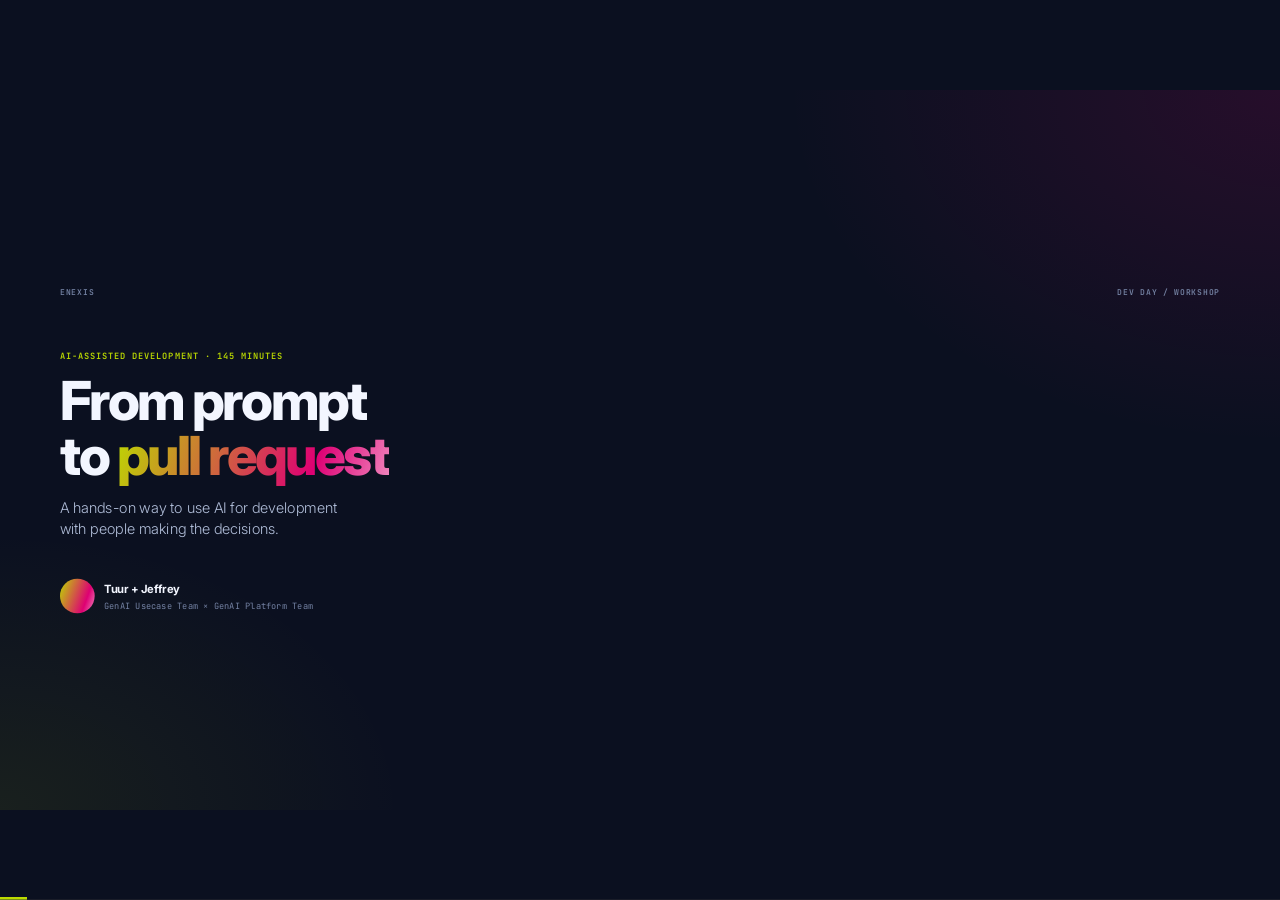
<file: presentation/index.html>
<!doctype html>
<html lang="en" data-themes="tokyo-night,corporate-clean,nord">
<head>
  <meta charset="utf-8">
  <meta name="viewport" content="width=device-width, initial-scale=1">
  <title>From Prompt to Pull Request | Enexis DevDay</title>
  <link rel="stylesheet" href="../.agents/skills/html-ppt/assets/fonts.css">
  <link rel="stylesheet" href="../.agents/skills/html-ppt/assets/base.css">
  <link rel="stylesheet" id="theme-link" href="../.agents/skills/html-ppt/assets/themes/tokyo-night.css">
  <link rel="stylesheet" href="../.agents/skills/html-ppt/assets/animations/animations.css">
   <link rel="stylesheet" href="style.css?v=20261007-18">
  <link rel="stylesheet" href="litellm.css?v=20261007-4">
</head>
<body class="tpl-workshop">
<div class="deck">

  <section class="slide cover" data-title="Cover">
    <div class="cover-mark"><span>ENEXIS</span><span>DEV DAY / WORKSHOP</span></div>
    <p class="kicker">AI-assisted development · 145 minutes</p>
    <h1 class="h1">From prompt<br>to <span class="accent-text">pull request</span></h1>
    <p class="lede">A hands-on way to use AI for development<br>with people making the decisions.</p>
    <div class="speaker"><div class="av"></div><div><b>Tuur + Jeffrey</b><span>GenAI Usecase Team × GenAI Platform Team</span></div></div>
    <aside class="notes">
      <p>Welcome. This is not a talk about a prompt that writes an application for us. We will work through the steps around the prompt: <strong>what we check first, what we decide, and which checks we run before we keep a change</strong>.</p>
      <p>Jeffrey and I are presenting together because the work crosses our teams. The platform team provides tools for any developer. We use those tools to build custom AI solutions for internal processes. You will see both sides, then use the same steps yourself.</p>
      <p>Our fictional product is Grid Guardian, a small Glowtown dashboard for the Night of Lights festival. By the end, you will have worked through one change from an ambiguous request to a tested, reviewed result. We will pause often. Your job is to do, not just watch.</p>
    </aside>
  </section>

  <section class="slide" data-title="Introductions">
    <p class="kicker">01 / who is in the room</p>
    <h2 class="h2">Meet the people<br><span class="accent-text">running the workshop.</span></h2>
    <div class="intro-people mt-l">
      <div class="person-card"><img src="tuur.jpeg" alt="Tuur"><div class="person-copy"><span>AI USECASE SOLUTION ENGINEER</span><h3>Tuur</h3><p>Builds custom AI solutions for internal company processes.</p></div></div>
       <div class="person-card"><img src="jeffrey.png" alt="Jeffrey"><div class="person-copy"><span>AI PLATFORM TEAM ENGINEER</span><h3>Jeffrey</h3><p>Builds the platform capabilities.</p></div></div>
       <div class="person-card"><img src="images/Folkert.png" alt="Folkert"><div class="person-copy"><span>AI PLATFORM TEAM ENGINEER</span><h3>Folkert</h3><p>Builds the tools capabilities.</p></div></div>
    </div>
     <div class="intro-footer mt-l"><span>TUUR</span><span>+</span><span>JEFFREY</span><span>+</span><span>FOLKERT</span></div>
    <aside class="notes">
      <p>Before we start the content, let us introduce the two people running this workshop. I am Tuur, from the AI usecase solution engineering team. I build custom AI solutions for internal company processes.</p>
       <p>Jeffrey is from the AI platform team. He builds the tools and platform capabilities that developers use. He will lead the platform onboarding section, then I will lead the hands-on work.</p>
       <p>Folkert is an AI Platform Team Engineer.</p>
      <p>We work with the same tools, but we have different products and responsibilities. That is part of the reason this workshop starts with both of us.</p>
    </aside>
  </section>

  <section class="slide" data-title="Agenda">
    <p class="kicker">02 / today</p>
    <h2 class="h2">145 minutes.<br><span class="accent-text">One development loop.</span></h2>
    <div class="timeline mt-l">
      <div class="time-block intro"><b>3</b><span>Intro</span><small>story + loop</small></div>
      <div class="time-block onboard"><b>47</b><span>AI Platform Team Intro</span><small>Jeffrey</small></div>
      <div class="time-block setup"><b>25</b><span>Setup + break</span><small>gate first, then pause</small></div>
      <div class="time-block hands"><b>60</b><span>Hands-on</span><small>Grid Guardian</small></div>
      <div class="time-block wrap"><b>10</b><span>Wrap-up</span><small>outcomes + questions</small></div>
    </div>
    <div class="action-bar mt-l"><span class="action-dot"></span><strong>Workshop format:</strong> listen during onboarding, then work hands-on with us.</div>
    <aside class="notes">
      <p>The planned blocks total <strong>145 minutes</strong>: three minutes for the intro, forty-seven minutes for the AI Platform Team Intro, twenty-five minutes for setup and break, sixty minutes for hands-on work, and ten minutes for wrap-up. Complete the setup gate first, then take the fifteen-minute break.</p>
      <p>The hands-on section is sixty minutes. That is enough for one small change, not a product rewrite. We close with ten minutes to compare outcomes and name the check we would keep.</p>
      <p>The first part is mostly listening. Jeffrey will cover the platform tools and access. The hands-on section with me is different: you will work through the issue, use the skills, and compare what you get.</p>
      <p>If time gets tight, we remove stretch work. We keep specification, review, and guardrails because they are the parts we want you to practise.</p>
    </aside>
  </section>

  <section class="slide" data-title="Why together">
    <p class="kicker">03 / who does what</p>
    <h2 class="h2">One platform team.<br><span class="accent-text">One usecase team.</span></h2>
    <div class="team-bridge mt-l">
      <div class="team-card platform"><span class="team-label">AI PLATFORM TEAM</span><strong>Build tools for developers.</strong><p>Gateway, models, MCPs, harnesses, and setup support for any developer.</p></div>
      <div class="bridge-line"><span>↔</span><small>main stakeholder</small></div>
      <div class="team-card usecase"><span class="team-label">AI USECASE SOLUTION ENGINEERS</span><strong>Build custom AI solutions.</strong><p>Use the platform tools for internal process automation and other company usecases.</p></div>
    </div>
    <p class="callout mt-l"><strong>The platform team builds the tools. We use them in real internal solutions and feed back what we need.</strong></p>
    <aside class="notes">
      <p>Let's make the relationship between our teams explicit before we touch a tool. The <strong>AI platform team</strong> builds reusable capabilities for any developer: model access, the gateway, MCP connections, and supported ways to work.</p>
      <p>We are <strong>AI usecase solution engineers</strong>. We are a main stakeholder for the platform team because we use those capabilities to build custom solutions for internal processes.</p>
      <p>We have our own products and users. The platform team has its own product too. We work together by using the tools in real solutions and feeding back what works, what is missing, and what needs to change.</p>
    </aside>
  </section>

  <section class="slide" data-title="Promise">
    <p class="kicker">04 / the rule for using AI</p>
    <h2 class="h2">AI helps with tasks.<br><span class="muted">People make the decisions.</span></h2>
    <div class="promise-grid promise-compact mt-l">
       <div class="promise-number">01</div><div><b>AI can speed up tasks</b></div>
       <div class="promise-number">02</div><div><b>People decide</b></div>
       <div class="promise-number">03</div><div><b>Building trust</b></div>
       <div class="promise-number">04</div><div><b>Use resources responsibly</b></div>
    </div>
    <aside class="notes">
       <p>Here is the rule for this session: <strong>AI helps with the work; people own the problem, the decisions, and the checks</strong>. Treat every generated result as a proposal. AI can propose a change; the team decides whether it stays.</p>
       <p><strong>01 AI can speed up tasks.</strong> Context gathering, alternatives, starter code, test ideas, and review prompts.</p>
       <p><strong>02 People decide.</strong> Intent, boundaries, trade-offs, acceptance criteria, and output rules. The agent does not know which interpretation the business wants unless we make that visible, and it cannot decide whether an internal field is safe to expose.</p>
       <p><strong>03 Building trust.</strong> You do not get to trust an agent by hoping. The agent has to earn it: tests and review show what changed, and automatic quality gates keep AI-generated code within the team's standards. Every time those checks catch something, or confirm something, your trust in the agent becomes grounded in evidence. The next slide shows why this matters so much.</p>
       <p><strong>04 Use resources responsibly.</strong> Choose the model and context for the task. Keep context small and do not use the most expensive model for every request.</p>
    </aside>
  </section>

  <section class="slide section-divider" data-title="Platform onboarding">
    <div class="section-number">05</div>
    <p class="kicker">platform section · owner: Jeffrey</p>
    <h2 class="h1">The AI platform.<br><span class="accent-text">From gateway to practice.</span></h2>
    <div class="insertion-note mt-l"><span>GATEWAY → CAPABILITIES → MODELS → TOKENS → ROADMAP</span><small>A practical tour of the supported platform path.</small></div>
    <div class="section-footer"><span>47 minutes</span><span>platform tools → hands-on application</span></div>
    <aside class="notes">
      <p><strong>Jeffrey owns this section.</strong> We will tour how developers reach AI models, what the gateway and platform capabilities provide, and how to choose and use models responsibly.</p>
      <p>Keep current product details, access instructions, model names, gaps, and roadmap statements accurate for the event. Do not add private URLs, credentials, internal screenshots, or configuration to this public-safe deck.</p>
     </aside>
   </section>

  <section class="slide gateway-scope-slide" data-title="Developer experience focus">
    <p class="gateway-scope-note">Today we're only talking about the developer experience for the gateway.</p>
    <div class="gateway-scope-evidence">
      <img src="images/watmagjegebruiken.png" alt="Overview of AI tools approved and not approved for use within Enexis.">
    </div>
  </section>

  <section class="slide" data-title="AI Gateway" data-platform-flow="gateway">
    <p class="kicker">05 / one supported path to AI</p>
    <h2 class="h2">Meet the <span class="accent-text">AI Gateway</span>.</h2>
    <p class="lede mt-l">A shared entry point between an application or developer tool and approved model services.</p>
    <div class="platform-flow mt-l"><div><span>01 / CLIENT</span><b>Your application or harness</b><small>You provide the application or agent runtime.</small></div><i>→</i><div><span>02 / GATEWAY</span><b>AI Gateway</b><small>Apply access, policy, and routing.</small></div><i>→</i><div><span>03 / MODEL</span><b>Approved provider</b><small>Generate a response.</small></div><i>→</i><div><span>04 / RESULT</span><b>Back to your work</b><small>Use, check, and improve it.</small></div></div>
    <div class="platform-callout mt-l"><strong>No Enexis-hosted agent platform — yet.</strong><span>Today, bring your own application or harness. The AI Gateway provides model access, not a hosted agent runtime.</span></div>
    <aside class="notes"><p>Explain the gateway as the common path from a developer tool or application to model services. The gateway can provide a consistent integration and policy boundary; it is not a guarantee that every request is safe or correct.</p><p>Show the real approved setup only in the live environment-specific material. Do not put endpoints, credentials, or private configuration in this repository.</p></aside>
  </section>

     <!-- LiteLLM: Overview -->
    <section class="slide ll-slide" data-title="LiteLLM: One entry point for AI">
      <p class="kicker">06 / one entry point for AI</p>
      <h2 class="h2 ll-title">One entry point for <span class="accent-text">AI</span>.</h2>
      <div class="ll-container">
        <div class="ll-left">
          <div class="ll-box">
            <div class="ll-box-title">LiteLLM</div>
            <div class="ll-box-sub">AI Gateway</div>
          </div>
        </div>

        <svg width="100" height="2" style="fill: none;">
          <line x1="0" y1="1" x2="100" y2="1" stroke="var(--accent)" stroke-width="2" stroke-dasharray="8,4"/>
        </svg>

        <div class="ll-right" style="flex: 0 0 auto;">
          <div class="ll-panel">
            <div class="ll-panel-title">Cloud and model platforms</div>

            <div class="ll-card">
              <div class="ll-logo"><img src="images/platform-logos/azure.svg" alt="Microsoft Azure"></div>
              <div class="ll-card-content">
                <div class="ll-card-name">Microsoft Azure</div>
              </div>
            </div>

            <div class="ll-card">
              <div class="ll-logo"><img src="images/platform-logos/aws.svg" alt="AWS"></div>
              <div class="ll-card-content">
                <div class="ll-card-name">AWS Bedrock</div>
              </div>
            </div>

            <div class="ll-card">
              <div class="ll-logo"><img src="images/platform-logos/mistral.svg" alt="Mistral"></div>
              <div class="ll-card-content">
                <div class="ll-card-name">Mistral</div>
              </div>
            </div>

            <div class="ll-card">
              <div class="ll-logo ll-logo-text" aria-hidden="true">N</div>
              <div class="ll-card-content">
                <div class="ll-card-name">Nebius</div>
              </div>
            </div>
          </div>
        </div>
      </div>

      <div class="ll-footnote">Approved models only, exposed through one gateway</div>
      <aside class="notes">Overview. Users and tools connect to LiteLLM. Behind it, we expose approved models from Azure, AWS Bedrock and Mistral.</aside>
    </section>

      <!-- LiteLLM: Zoom in -->
    <section class="slide ll-slide" data-title="LiteLLM: Zoom in">
      <p class="kicker">07 / behind the gateway</p>
      <h2 class="h2 ll-title">Zoom in: behind the <span class="accent-text">gateway</span>.</h2>
      <div class="ll-container">

        <div class="ll-left">
          <div class="ll-tasks">
            <div class="ll-tasks-title">What I do as Platform Engineer</div>
            <ul class="ll-tasks-list">
              <li>Request and approve model access</li>
              <li>Request and monitor quota</li>
              <li>Configure aliases and routing</li>
              <li>Set PII guardrails</li>
              <li>Track usage and cost</li>
            </ul>
          </div>
        </div>

        <div class="ll-right">
          <div class="ll-panel ll-model-offer-panel">
            <div class="ll-panel-title">Models offered</div>
            <div class="ll-offer-groups">
              <div class="ll-offer-group">
                  <div class="kind">Azure Foundry</div>
                  <code>gpt-router</code>
                  <code>gpt-5.6-luna</code>
                  <code>gpt-6-luna</code>
                  <code>gpt-6-sol</code>
                  <code>gpt-6.1-sol</code>
                </div>
                <div class="ll-offer-group">
                  <div class="kind">AWS Bedrock</div>
                  <code>claude-router</code>
                  <code>claude-haiku-4.5</code>
                  <code>claude-sonnet-4.6-bedrock</code>
                  <code>claude-sonnet-5-bedrock</code>
                  <code>claude-haiku-4.5-bedrock</code>
                  <code>claude-sonnet-5.5-bedrock</code>
                  <code>claude-opus (only via router)</code>
              </div>
                <div class="ll-offer-group">
                  <div class="kind">Mistral (EU-Only)</div>
                  <code>mistral-zai-glm-5-3</code>
                  <small>To be replaced by Nebius</small>
                </div>
                <div class="ll-offer-group">
                  <div class="kind">Nebius (EU-Only)</div>
                  <code>GLM-5.3</code>
                  <code>GLM-5.3-flash</code>
                  <code>Deepseek-4.1</code>
                  <code>Deepseek-4.1-flash</code>
                </div>
            </div>
          </div>
        </div>
      </div>

      <div class="ll-footnote">Model snapshot October 2026. All approved models. Verify aliases before presenting.</div>
      <aside class="notes">Platform Engineer responsibilities and approved models per platform. Zoom shows what we manage and what we offer.</aside>
    </section>

    <!-- LiteLLM: Capabilities -->
  <section class="slide router-slide" data-title="Automatic model routing">
    <p class="kicker">08 / let the gateway choose · snapshot 05 Oct 2026</p>
    <h2 class="h2">One alias.<br><span class="accent-text">The right tier for the task.</span></h2>
    <div class="router-process"><div><span>01 / REQUEST</span><b>Your task + context</b></div><i>→</i><div><span>02 / CLASSIFY</span><b>Keyword rule or classifier</b></div><i>→</i><div><span>03 / SELECT</span><b>Tier → model</b></div></div>
    <table class="router-matrix"><caption>Production routing snapshot — not a guaranteed quality ranking</caption><thead><tr><th scope="col">Tier / typical task</th><th scope="col">gpt-router</th><th scope="col">claude-router</th></tr></thead><tbody><tr><th scope="row"><span class="tier-tag">SIMPLE</span><small>Short, straightforward requests</small></th><td>gpt-6-luna-medium</td><td>claude-haiku-4.5-bedrock</td></tr><tr><th scope="row"><span class="tier-tag">MEDIUM</span><small>Ordinary advice, explanation, review</small></th><td>gpt-5.6-luna-high</td><td>claude-sonnet-5.5-bedrock</td></tr><tr><th scope="row"><span class="tier-tag">COMPLEX</span><small>Implementation, debugging, refactoring</small></th><td>gpt-5.6-luna-xhigh</td><td>claude-sonnet-5.5-bedrock</td></tr><tr><th scope="row"><span class="tier-tag">REASONING</span><small>Deep analysis, security, difficult trade-offs</small></th><td>gpt-6.1-sol-high</td><td>claude-opus-5.5-bedrock*</td></tr></tbody></table>
    <div class="router-example"><span class="mono">“Refactor this function”</span><i>→</i><strong>keyword rule: COMPLEX</strong><i>→</i><span>Luna xhigh / Sonnet 5.5</span></div>
    <p class="platform-footnote">Classifiers: GPT-6 Luna (none) / Claude Haiku 4.5 Bedrock. *Opus is a router target, not an addition to the direct-selection list.</p>
    <aside class="notes"><p>Verified against the live production routing policy on 05 October 2026. These are selected model aliases, not private deployment details. The gateway checks keyword rules before the model-based classifier; the highest matching keyword tier wins. Otherwise the classifier selects a tier based on the request and its context. Do not present a heuristic score as a deterministic explanation of every selection.</p><p>The policy seeks the lowest tier that can complete the task well. Ordinary advice or reviews need not use REASONING. Explicit implementation, debugging, refactoring, and test-writing rules can force COMPLEX even for a short request. Deep security audits and difficult multi-step architectural trade-offs can force REASONING.</p><p>GPT classification uses gpt-6-luna-none; Claude classification uses claude-haiku-4.5-bedrock. The configured defaults are gpt-5.6-luna-medium and claude-sonnet-5.5-bedrock. Availability fallback is a separate mechanism from complexity selection. A router does not guarantee a correct answer: check the result. The earlier gateway film contains an older model snapshot; this slide is the current reference.</p></aside>
  </section>

  <section class="slide ll-slide" data-title="LiteLLM: Capabilities">
      <p class="kicker">08 / capabilities</p>
      <h2 class="h2 ll-title">Platform <span class="accent-text">capabilities</span>.</h2>
      <div class="ll-container">
        <div class="ll-left">
          <div class="ll-tasks">
            <div class="ll-tasks-title">What I do as Platform Engineer</div>
            <ul class="ll-tasks-list">
              <li>Create autorouters</li>
              <li>Check and maintain logs</li>
              <li>Set the budget and help people getting the most out of it</li>
              <li>Check Tools</li>
              <li>Set Guardrails</li>
              <li>Healthchecks in all forms</li>
            </ul>
          </div>
        </div>
        <div class="ll-right">
          <div class="ll-panel">
            <div class="ll-panel-title">Gateway capabilities</div>
            <div class="ll-capability-grid">
              <div class="ll-capability-card">
                <span class="ll-capability-index">01</span>
                <div><strong>Logs</strong><small>Trace requests and keep the platform observable.</small></div>
              </div>
              <div class="ll-capability-card">
                <span class="ll-capability-index">02</span>
                <div><strong>Guardrails</strong><small>Protect requests with policy and safety controls.</small></div>
              </div>
              <div class="ll-capability-card">
                <span class="ll-capability-index">03</span>
                <div><strong>Budget and usage</strong><small>Track consumption, cost, and agreed limits.</small></div>
              </div>
              <div class="ll-capability-card">
                <span class="ll-capability-index">04</span>
                <div><strong>Tools</strong><small>Control which tools can be called through the platform.</small></div>
              </div>
              <div class="ll-capability-card">
                <span class="ll-capability-index">05</span>
                <div><strong>MCP</strong><small>Use approved MCPs with pass-through OAuth 2.0.</small></div>
              </div>
              <div class="ll-capability-card">
                <span class="ll-capability-index">06</span>
                <div><strong>Skillshub</strong><small>Centralized skills we have approved for organization-wide use</small></div>
              </div>
            </div>
          </div>
        </div>
      </div>

      <div class="ll-footnote">Capabilities around every model request</div>
      <aside class="notes">Zoom in on the capabilities around LiteLLM. The Platform Engineer creates autorouters, maintains observability, manages budget and usage, checks tools, sets guardrails, and keeps healthchecks working.</aside>
    </section>

   <section class="slide ll-slide capability-evidence-slide" data-title="Guardrails">
    <p class="kicker">08 / capabilities in practice</p>
    <h2 class="h2 ll-title">Guardrails.</h2>
    <div class="capability-evidence-frame"><img src="images/guardails.png" alt="Guardrails Monitor screenshot"></div>
  </section>

  <section class="slide ll-slide capability-evidence-slide" data-title="Budgets">
    <p class="kicker">08 / capabilities in practice</p>
    <h2 class="h2 ll-title">Budgets.</h2>
    <div class="capability-evidence-frame"><img src="images/usage.png" alt="LiteLLM usage and spend dashboard"></div>
  </section>

  <section class="slide ll-slide capability-evidence-slide" data-title="Tools">
    <p class="kicker">08 / capabilities in practice</p>
    <h2 class="h2 ll-title">Tools.</h2>
    <div class="capability-evidence-frame"><img src="images/tools.png" alt="Tool Policies screenshot"></div>
  </section>

  <section class="slide ll-slide capability-evidence-slide" data-title="MCP">
    <p class="kicker">08 / capabilities in practice</p>
    <h2 class="h2 ll-title">MCP.</h2>
    <div class="capability-evidence-frame"><img src="images/mcp.png" alt="MCP Servers screenshot"></div>
  </section>

  <section class="slide ll-slide capability-evidence-slide skillshub-evidence-slide" data-title="Skillshub">
    <p class="kicker">08 / capabilities in practice</p>
    <h2 class="h2 ll-title">Skill<span class="accent-text">shub</span>.</h2>
    <div class="capability-evidence-frame"><img src="images/skillshub.png" alt="Enexis Skills Hub screenshot"></div>
    <p class="skillshub-reference-url">Workshop access instructions are provided separately.</p>
  </section>

  <section class="slide gateway-film-slide" data-title="LiteLLM gateway film">
    <p class="kicker">09 / gateway in action</p>
    <h2 class="h2">One prompt.<br><span class="accent-text">Seven hops.</span></h2>
    <video class="gateway-film" controls playsinline preload="metadata" poster="platform/brag-output-litellm-2026-09-29-135243/brag.jpg" src="platform/brag-output-litellm-2026-09-29-135243/brag-half-speed-silent.mp4"></video>
    <aside class="notes"><p>This film shows one OpenCode request moving through the LiteLLM gateway. It is intentionally silent and slowed down for readability. The film is illustrative and uses public-safe examples; it is not a live operational trace.</p></aside>
  </section>

  <section class="slide token-minimisation-slide" data-title="Token minimisation">
    <p class="kicker">10 / make every token count</p>
    <h2 class="h2">Spend context<br><span class="accent-text">with intent.</span></h2>
    <div class="token-tools mt-l"><div><span>COMMAND OUTPUT</span><b>RTK</b><small>Show the AI only the command output it needs.</small><code>rtk git diff · rtk pytest</code></div><div><span>RESPONSE LENGTH</span><b>Caveman</b><small>Keep the answer short. Do not remove code or requirements.</small></div><div><span>CODE CHANGES</span><b>Ponytail</b><small>Reuse what already exists. Write less new code.</small></div><div><span>CONVERSATION CONTEXT</span><b>DCP compression</b><small>Summarize finished context instead of sending it all again.</small></div></div>
    <div class="ai-memory-tip mt-l"><span>AI MEMORY LAYER</span><strong>Keep durable context outside the prompt.</strong><small>Store stable project decisions, conventions, and lessons in a searchable memory layer. Retrieve only what the task needs.</small></div>
    <div class="token-equation mt-l"><span>RIGHT-SIZED CONTEXT</span><i>+</i><span>SUITABLE MODEL</span><i>→</i><strong>LESS WASTE · CLEARER WORK</strong></div>
    <p class="platform-footnote pricing-note"><strong>Long-context cost:</strong> GPT-5.6 Luna / GPT-6 Luna requests with <strong>&gt;272,000 input tokens</strong>: <strong>2× input/cache rates, 1.5× output</strong> for the whole request. Not a blanket rule for all GPT models; check current platform pricing.</p>
     <aside class="notes"><p>The goal is not the shortest possible prompt. Keep the task, acceptance criteria, relevant code, necessary evidence, and security requirements. These four techniques reduce different kinds of context.</p><p>RTK reduces command output. Caveman reduces response length without deleting code or requirements. Ponytail reduces unnecessary code changes by reusing what already exists. DCP compression reduces conversation history by summarizing finished context. Do not compress active work or exact error details that are still needed.</p><p>OpenAI model documentation, checked 05 October 2026, confirms the threshold for GPT-5.6 Luna and GPT-6 Luna: more than 272,000 input tokens, not total input plus output. The full request uses twice the input and cache rates and 1.5 times the output rate; it is not only the overflow that costs more. This is provider list pricing, not a verified gateway billing policy. Do not assume the same rule for Sol or every GPT model. Public sources are listed in presentation/README.md.</p></aside>
   </section>

   <section class="slide preslide-budget-slide" data-title="Budget preview">
     <img src="images/preslide-budget.png" alt="Budget preview">
   </section>

   <section class="slide budget-celebration-slide" data-title="Budget unlocked">
    <p class="kicker">11 / a little more room</p>
    <div class="budget-celebration-content">
      <span class="budget-party-label">BUDGET UNLOCKED</span>
       <h2 class="budget-celebration-title"><span>$80</span><i>→</i><strong>$100</strong></h2>
       <p class="budget-celebration-delta">+$20 <span>/ +25%</span></p>
      <p class="budget-celebration-caption">More room to experiment, learn, and build responsibly.</p>
      <p class="budget-celebration-punchline">If you're gonna hit the budget, it's a skill issue.</p>
      <div class="budget-confetti" aria-hidden="true"><b></b><b></b><b></b><b></b><b></b><b></b><b></b><b></b></div>
    </div>
     <aside class="notes"><p>The available budget increased from $80 to $100. Use the extra room to experiment deliberately: choose the right model, keep context efficient, and continue checking the result.</p></aside>
  </section>

  <section class="slide harness-support-slide" data-title="Your harness. Your responsibility.">
    <p class="kicker">Harness support / today → future</p>
    <h2 class="h2">Your harness.<br><span class="accent-text">Your responsibility.</span></h2>
    <div class="platform-cards harness-cards mt-l">
      <div><span>TODAY / YOUR CHOICE</span><b>No Enexis-provided or mandated harness.</b><small>You choose your own harness within applicable policies. Handle data, tools, and access rights responsibly.</small></div>
      <div class="harness-future"><span>FUTURE / AI PLATFORM TEAM</span><b>Future: Enexis-code-harness</b><small>We will provide an Enexis code harness. Our ambition is to make its use mandatory; enforcement is not yet in place.</small></div>
    </div>
    <div class="platform-callout mt-l"><strong>No technical enforcement ≠ everything is allowed.</strong><span>Security policies and your responsibility still apply.</span></div>
    <p class="platform-footnote">Future direction, not a currently available service. No delivery date or enforcement commitment announced here.</p>
    <aside class="notes"><p>Presenter-confirmed direction: the AI Platform Team will offer Enexis-code-harness. The team hopes to enforce its use in the future; present mandatory use as an ambition, not an approved or implemented policy. Do not add a delivery date.</p><p>Today the team neither supplies nor mandates a harness. Developers choose their own within applicable rules. A lack of technical controls is not permission to bypass security policies, disclose sensitive data, or grant unrestricted tool access. Distinguish this code harness from the separate hosted-agent-runtime PoCs and their Q1 2027 expectation.</p></aside>
  </section>


  <section class="slide platform-pocs-slide" data-title="Current running PoCs">
    <p class="kicker">AI Platform Team / exploring the next building blocks</p>
    <h2 class="h2">Current running <span class="accent-text">PoCs.</span></h2>
    <div class="poc-logos">
      <figure><img src="images/poc-logos/solo.svg" alt="Solo.io logo"><figcaption>solo.io</figcaption></figure>
      <figure><img src="images/poc-logos/agentregistry.svg" alt="agentregistry logo"><figcaption>agentregistry</figcaption></figure>
      <figure><img src="images/poc-logos/agentgateway.svg" alt="agentgateway logo"><figcaption>agentgateway</figcaption></figure>
      <figure><img src="images/poc-logos/kagent.svg" alt="kagent logo"><figcaption>kagent</figcaption></figure>
      <figure><img src="images/poc-logos/coder.png" alt="Coder logo"><figcaption>coder.com</figcaption></figure>
      <figure><img src="images/poc-logos/agentdesktop.svg" alt="agentdesktop logo"><figcaption>agentdesktop</figcaption></figure>
      <figure><img src="images/poc-logos/enexis.png" alt="Enexis logo"><figcaption>enexis-code-harness</figcaption></figure>
      <figure><img src="images/poc-logos/openchoreo.svg" alt="OpenChoreo logo"><figcaption>OpenChoreo</figcaption></figure>
    </div>
    <p class="platform-footnote">PoCs are evaluations, not production services or delivery commitments.</p>
    <aside class="notes"><p>Presenter-provided list of current PoC technologies. No claims about results, owners or production approval. Public logo sources are recorded in presentation/README.md.</p></aside>
  </section>

<section class="slide setup-merge" data-title="Get ready">
    <p class="kicker">12 / get ready</p>
    <h2 class="h2">Get your key. <span class="accent-text">Run the smoke test.</span></h2>
    <div class="setup-merge-grid mt-l">
      <div class="reminder-card access-key-card"><span class="status pending">1 / GET YOUR KEY</span><b>Follow the workshop access instructions</b><p class="access-request-link">Request a workshop key through the channel provided by your facilitator.</p><div class="personal-key-instructions"><p>If you already have a personal key, add it as a separate provider:</p><b>In OpenCode:</b><code>/connect</code><ol><li>Choose the workshop provider.</li><li>Choose Add account.</li><li>Paste the workshop key.</li><li>Name ‘Workshop’</li><li>Remove after this session</li></ol></div></div>
      <div class="setup-merge-right">
        <span class="status info">2 / CHECK YOUR SETUP</span>
        <div class="checklist">
          <div><span>01</span><b>Key works</b></div>
          <div><span>02</span><b>Repository is local, open in OpenCode V1</b></div>
          <div><span>03</span><b>Restart OpenCode, Context7 is available</b></div>
          <div><span>04</span><b>Ask before changing code</b></div>
        </div>
        <div class="terminal compact-terminal"><div class="terminal-bar"><span class="dot red"></span><span class="dot yellow"></span><span class="dot green"></span><span>agent prompt</span></div><pre>Explain what the application does.
Do not change any files.</pre><div class="proof-row"><span class="proof-icon">✓</span><strong>Check</strong><span>Access</span><span>Repository</span><span>No unintended diff</span></div></div>
      </div>
    </div>
    <div class="break-band mt-l"><strong>Then: 15-minute break.</strong><span>Finish setup and the smoke test first. Stuck? Ask in the GTG channel: search “GenAI Platform Support”.</span><small class="setup-fallback">If setup does not work, team up with someone whose setup works.</small></div>
    <aside class="notes">
      <p>The platform section is complete. Depending on the access available on the day, request a personal developer API key or receive a temporary workshop key. Submit the relevant request now so platform engineers can handle approvals during the transition into setup.</p>
      <p>For help, use the announced GTG channel. Share the question and safe error context, but never paste a key, private endpoint, internal issue identifier, or real operational data. The QR code and exact access route belong in live workshop material, not in this public-safe deck.</p>
      <p>Next, explain the development loop, then complete the setup gate before the break.</p>
      <p>Keep this slide on screen during the setup block and the break. Participants can work through the four checks without needing another slide.</p>
       <p>First, confirm that the assigned key works. Second, clone the repository and open it in OpenCode V1. Third, restart OpenCode so the project configuration is loaded, then confirm Context7 is available. Fourth, ask the agent for a short description of the application. The prompt must not change any files.</p>
       <p>The smoke test checks access, repository visibility, agent operation, and the absence of an unintended diff. Finish the setup and smoke test before hands-on work starts. If you are blocked, ask a platform engineer in the GTG channel.</p>
    </aside>
 </section>

  <section class="slide" data-title="Trust ladder">
    <p class="kicker">05 / autonomy is earned</p>
    <h2 class="h2">You cannot skip<br><span class="accent-text">the climb.</span></h2>
    <div class="ladder mt-l">
      <div class="ladder-steps">
        <div class="rung r1"><i>1</i><b>Chat</b><span>Ask, copy, paste.</span></div>
        <div class="rung r2"><i>2</i><b>Single agent</b><span>One agent writes code. No loop yet.</span></div>
        <div class="rung r3 here"><i>3</i><b>In the loop</b><span>You steer every step. Skills and guards.</span><em>Workshop focus</em></div>
        <div class="rung r4"><i>4</i><b>On the loop</b><span>You supervise. The agent runs the loop.</span></div>
        <div class="rung r5"><i>5</i><b>Software factory</b><span>Hundreds of agents, out of the loop.</span></div>
      </div>
      <div class="trust-bar"><span>LESS TRUST</span><div class="tb-line"><i></i></div><span>MORE TRUST</span><strong>As trust grows, you can climb the ladder.</strong></div>
      <div class="ladder-skip"><b>The shortcut</b><span>Jump straight to the factory</span><i>→</i><span>AI slop + token burn</span><i>→</i><span>More credits + better model</span><i>→</i><strong>Still slop</strong></div>
    </div>
    <aside class="notes">
      <p>One idea carries this whole workshop: <strong>autonomy is earned, not configured</strong>. Look at the five rungs. Chat. Then a single agent writing code for you. Then in-the-loop agentic coding, where you steer every step and the agent has skills and guards. Then on-the-loop, where you supervise an agent that runs the loop itself. And at the top, a software factory with hundreds or thousands of agents building for you.</p>
      <p>You can build towards that factory. But you cannot start there. To step back from the loop, you first have to trust your agents, and that trust is built by the agents themselves, while you watch them work in the loop. The specs, skills, guards, and retros around them are what make that visible: the guard that catches a mistake, the review that confirms the result, the retro that fixes a repeated slip. Today we walk through exactly these building blocks, as an introduction. This workshop does not move you up a rung. That happens after today, when you build your own workflows into your tools and slowly tweak your skills and agents, so your agents can earn your trust over time.</p>
      <p>If you jump straight to the top, you get AI slop and a large token bill. The usual reaction is more credits and a better model. That is rarely the problem. It is a setup problem. A more expensive model on a missing process just produces more expensive slop.</p>
      <p>The bar under the ladder is the key: as trust grows, you can climb. Trust is something your agents build with you, not a model you buy. Today you work at rung three. That is where your agents get the chance to earn it.</p>
    </aside>
  </section>

 <section class="slide lifecycle-slide" data-title="Software lifecycle">
    <p class="kicker">13 / the software lifecycle</p>
    <h2 class="h2">A cycle, <br><span class="accent-text">not a prompt.</span></h2>
    <div class="life-legend mt-l">
      <div><i class="lg hands"></i><b>Hands-on today</b><span>Spec, Implement, Verify, Ship (optional)</span></div>
      <div><i class="lg demo"></i><b>Shown, not practised</b><span>Monitor and Triage</span></div>
      <div><i class="lg guard"></i><b>Guards</b><span>Applied at every step</span></div>
      <div><i class="lg review"></i><b>Review</b><span>Spec, code and product</span></div>
      <div><i class="lg retro"></i><b>Retro</b><span>Improve the cycle each time</span></div>
    </div>
    <svg class="life-ring" viewBox="0 0 900 900" role="img" aria-label="Software lifecycle: Triage, Spec, Implement, Verify, Ship, Monitor, with guards around the ring, review between steps and a retro at the centre">
      <defs>
        <path id="guardPath" d="M450,450 m-412,0 a412,412 0 1,1 824,0 a412,412 0 1,1 -824,0"/>
        <marker id="arr" viewBox="0 0 10 10" refX="8" refY="5" markerWidth="7" markerHeight="7" orient="auto-start-reverse"><path d="M0,0 L10,5 L0,10 z" fill="#BDDB00"/></marker>
        <marker id="arr2" viewBox="0 0 10 10" refX="8" refY="5" markerWidth="7" markerHeight="7" orient="auto-start-reverse"><path d="M0,0 L10,5 L0,10 z" fill="#DE0073"/></marker>
      </defs>
      <circle class="guard-band" cx="450" cy="450" r="412"/>
      <text class="guard-text"><textPath href="#guardPath" startOffset="0">GUARDS · TESTS · REVIEW · RUFF · PRE-COMMIT · CI · GUARDS · TESTS · REVIEW · RUFF · PRE-COMMIT · CI · GUARDS · TESTS · REVIEW · RUFF · PRE-COMMIT · CI ·</textPath></text>
      <circle class="ring-track" cx="450" cy="450" r="300"/>
      <!-- chevrons on plain arcs, rotated to the clockwise tangent -->
      <path class="chev" d="M-9,-13 L9,0 L-9,13" transform="translate(450,150) rotate(0)"/>
      <path class="chev" d="M-9,-13 L9,0 L-9,13" transform="translate(710,300) rotate(60)"/>
      <path class="chev" d="M-9,-13 L9,0 L-9,13" transform="translate(190,300) rotate(300)"/>
      <!-- review badges -->
      <g class="review-badge" transform="translate(710,600)"><rect x="-74" y="-20" width="148" height="40" rx="20"/><text y="6">REVIEW SPEC</text></g>
      <g class="review-badge" transform="translate(450,750)"><rect x="-62" y="-20" width="124" height="40" rx="20"/><text y="6">REVIEW CODE</text></g>
      <g class="review-badge" transform="translate(190,600)"><rect x="-84" y="-20" width="168" height="40" rx="20"/><text y="6">REVIEW PRODUCT</text></g>
      <!-- entry -->
      <g class="entry" transform="translate(450,104)"><rect x="-150" y="-27" width="300" height="54" rx="12"/><text y="5">NEW IDEA OR BUG REPORTED</text></g>
      <path class="entry-arrow" d="M600,104 C625,104 630,125 630,150" marker-end="url(#arr)"/>
      <!-- nodes -->
      <g class="ring-node demo" transform="translate(600,190)"><rect x="-80" y="-34" width="160" height="68" rx="34"/><text y="9">Triage</text></g>
      <g class="ring-node hands" transform="translate(750,450)"><rect x="-80" y="-34" width="160" height="68" rx="34"/><text y="9">Spec</text></g>
      <g class="ring-node hands" transform="translate(600,710)"><rect x="-80" y="-34" width="160" height="68" rx="34"/><text y="9">Implement</text></g>
      <g class="ring-node hands" transform="translate(300,710)"><rect x="-80" y="-34" width="160" height="68" rx="34"/><text y="9">Verify</text></g>
      <g class="ring-node hands" transform="translate(150,450)"><rect x="-80" y="-34" width="160" height="68" rx="34"/><text y="9">Ship</text></g>
      <g class="ring-node demo" transform="translate(300,190)"><rect x="-80" y="-34" width="160" height="68" rx="34"/><text y="9">Monitor</text></g>
      <text class="demo-tag" x="300" y="242">DEMO ONLY</text>
      <text class="demo-tag" x="600" y="242">DEMO ONLY</text>
      <!-- retro -->
      <circle class="retro-orbit" cx="450" cy="450" r="150" marker-end="url(#arr2)"/>
      <g class="retro"><circle cx="450" cy="450" r="108"/><text x="450" y="446">RETRO</text><text class="retro-sub" x="450" y="476">better each cycle</text></g>
    </svg>
    <aside class="notes">
      <p>Software development is a cycle, not a prompt. A new idea or a bug report enters at the top. It gets <strong>triaged</strong>, <strong>specified</strong>, <strong>implemented</strong>, <strong>verified</strong>, <strong>shipped</strong> and <strong>monitored</strong>. What we learn from monitoring feeds the next idea or bug.</p>
      <p>Review is not one step at the end. It happens at several points: we review the <strong>spec</strong> before we build, the <strong>code</strong> before we verify, and the <strong>product</strong> before we ship.</p>
      <p>The outer band is <strong>guards</strong>: tests, Ruff, pre-commit, CI and the other automatic checks. They apply at every step, not just in a verify step at the end.</p>
      <p>In the centre is the <strong>retro</strong>. After a cycle we look at what happened and improve the environment: a skill, an instruction, a guard. The cycle should be a bit better every time.</p>
      <p>AI can help with all of this. Today you practise the highlighted steps: spec, implement and verify, with guards and review across them and a retro to finish. Triage and monitor are dimmed: we show how agents can do them, but there is no hands-on. Ship is optional hands-on if you have the GitHub CLI available.</p>
    </aside>
  </section>

    <section class="slide" data-title="Grid Guardian">
    <p class="kicker">14 / the mock use case</p>
    <h2 class="h2">Meet <span class="accent-text">Grid Guardian</span>.</h2>
    <div class="story-brief-grid mt-l"><div><span>THE PRODUCT</span><b>Neighborhood status dashboard for the Night of Lights.</b></div><div><span>THE REQUEST</span><b>Add a briefing for one selected neighborhood.</b></div><div><span>THE LIMIT</span><b>Show status and one active incident. Do not show fixture or internal metadata.</b></div></div>
    <div class="run-cmd mt-l"><span>RUN THE APP</span><code>uv run streamlit run src/devday_workshop_ai_assisted_development/app.py</code></div>
    <div class="safe-note mt-l"><span>FICTIONAL INPUT ONLY</span><strong>Use fixtures, not operational data.</strong><small>Check that the briefing does not return fixture metadata.</small></div>
    <aside class="notes">
      <p>Our hands-on product is <strong>Grid Guardian</strong>, a fictional Glowtown dashboard for the Night of Lights festival. The dashboard already shows a neighborhood's current status. The request is to add a quick power briefing for a selected neighborhood: its status and the one active incident that needs attention most.</p>
      <p>The story is small, but it has real decisions in it. The repository contains active and resolved incidents, severity, event time, and fixture fields that should not appear in a human-facing briefing. We can work through those decisions without using real operational data.</p>
      <p>To see the app, run the command on the slide from the repository root. It starts the Streamlit dashboard in your browser. You can leave it running while you work, and restart it after the agent changes the code.</p>
      <p>We will use the local Markdown issue as the canonical source. If Atlassian MCP access is available, we can show reading the same kind of story as an integration pattern, but nobody should be blocked by a shared Jira board.</p>
    </aside>
  </section>

  <section class="slide credits-slide" data-title="Credits">
    <p class="kicker">15 / standing on shoulders</p>
    <h2 class="h2">Built on ideas<br><span class="accent-text">from the community.</span></h2>
    <div class="credits-grid mt-l">
      <a class="credit-card main" href="https://github.com/mattpocock/skills"><span>THE BASELINE FOR OUR SKILLS</span><b>Matt Pocock</b><em>github.com/mattpocock/skills</em><small>Triage, spec, grilling, TDD, review: most of the workflow skills you use today start here.</small></a>
      <a class="credit-card" href="https://github.com/poteto"><span>AGENT SKILLS AND RETROS</span><b>Lauren Tan</b><em>github.com/poteto</em><small>Skills, memory and orchestration ideas that shaped how we think about improving the agent.</small></a>
    </div>
    <div class="agnostic mt-l"><span>TOOL-AGNOSTIC</span><strong>The tools are examples. The lifecycle is the lesson.</strong><i>Keep to the software lifecycle principles and any tool will do.</i></div>
    <aside class="notes">
      <p>Before we start the hands-on, a shout-out. The skills you will use today are built on ideas from the community. <strong>Matt Pocock</strong> is the main baseline: his skills repository is where most of our workflow skills started, and we adapted them for this workshop. <strong>Lauren Tan</strong> has also published interesting work on agent skills and orchestration. Both repositories are on GitHub, and they are worth following after today.</p>
      <p>Important: what you learn today is <strong>tool-agnostic</strong>. We use specific skills and a specific harness because we need something concrete. But the lesson is the lifecycle: triage, spec, implement, verify, ship, retro, with guards and review along the way. As long as you keep to those principles, you can use any tool, and you can swap tools when a better one comes out.</p>
    </aside>
  </section>

  <section class="slide" data-title="Triage">
    <p class="kicker">16 / step one: triage</p>
    <h2 class="h2"><span class="step-accent">01</span> Triage before code.</h2>
    <div class="tri-flow mt-l">
      <div class="tri-card"><span>01 / IN</span><b>A raw issue</b><div class="issue-file mono">Add a Grid Guardian briefing</div></div>
      <div class="auto-arrow">→</div>
      <div class="tri-card skill"><span>02 / TRIAGE</span><b>Is it ready?</b><ul><li>Read the context</li><li>Verify the claim</li><li>Ask if something is unclear</li></ul></div>
      <div class="auto-arrow">→</div>
      <div class="tri-card"><span>03 / OUT</span><b>A decision</b><div class="chips"><em class="chip">Bug</em><em class="chip on">Enhancement</em></div><div class="chips"><em class="chip">Ready for implementation</em><em class="chip on">Needs a spec</em><em class="chip">Needs human input</em><em class="chip">Won't fix</em></div></div>
    </div>
    <div class="safe-note mt-l"><span>DEMO ONLY</span><strong>Today you start hands-on at Spec, as triage is less necessary when you are in the loop.</strong></div>
    <aside class="notes">
      <p>We start with the local issue. It is <strong>ready for triage but not ready for implementation</strong>. That distinction is the first important judgment call. The request sounds clear enough to code, but it leaves behavior open.</p>
      <p>Triage takes a raw issue in and puts a decision out. Is it ready for implementation? Does it need a spec first? Does it need human input? Is it a bug or an enhancement, or something we will not fix? Behind the scenes we use a triage skill that reads the context, verifies the claim and asks when information is missing, but the idea matters more than the tool.</p>
      <p>This issue is an <strong>enhancement that needs a spec</strong>. The facilitator can show a triage live. There is no exercise: when you are in the loop yourself, triage is less necessary, because you already decide what to work on. You start hands-on at the specification.</p>
    </aside>
  </section>

  <section class="slide" data-title="Monitor to triage">
    <p class="kicker">17 / automate the front door</p>
    <h2 class="h2">Triage can start<br><span class="accent-text">before anyone looks.</span></h2>
    <div class="auto-flow mt-l">
      <div class="auto-step"><span>01 / MONITOR</span><b>Datadog alert fires</b></div><div class="auto-arrow">→</div>
      <div class="auto-step"><span>02 / TRIGGER</span><b>Webhook starts an agent</b></div><div class="auto-arrow">→</div>
      <div class="auto-step agent"><span>03 / TRIAGE AGENT</span><b>Same /triage skill</b></div><div class="auto-arrow">→</div>
      <div class="auto-step"><span>04 / ISSUE</span><b>Ticket with a decision</b></div><div class="auto-arrow">→</div>
      <div class="auto-step human"><span>05 / PEOPLE</span><b>A person confirms</b></div>
    </div>
    <div class="later-path mt-l"><span>LATER, WITH TRUST</span><em>Triage says ready-for-agent</em><i>→</i><em>Implementation starts by itself</em><small>no person in between</small></div>
    <div class="safe-note mt-l"><span>DEMO ONLY</span><strong>The skill you run by hand today is the one you can trigger automatically later.</strong></div>
    <aside class="notes">
      <p>Monitor is the step at the top-left of the lifecycle. We do not practise it today, but it connects directly to triage.</p>
      <p>Imagine a Datadog monitor fires. A webhook sends the alert payload to a triage agent. That agent runs the same triage skill you just used by hand: it gathers logs and code context, verifies that the alert is real, and recommends a category and state. The result is an issue in the tracker, labelled needs-info, ready-for-agent or ready-for-human.</p>
      <p>Today a person still confirms the state before anything is implemented. But look at the dashed path: once you trust what the triage skill decides, a ready-for-agent outcome could start an implementation agent directly, with nobody in between. That is for later, after you have built that trust. The skill you run by hand today is the one you can trigger automatically tomorrow. That is the trust ladder again.</p>
      <p>Show a short demo or a sketch of the setup here if time allows. The exact alert source and wiring are not part of the exercise.</p>
    </aside>
  </section>

  <section class="slide" data-title="Specify">
    <p class="kicker">18 / step two: specify</p>
    <h2 class="h2"><span class="step-accent">02</span> Specify before<br><span class="accent-text">you implement.</span></h2>
    <div class="grill-flow mt-l"><div class="grill-step"><span>01 / FRONTIER</span><b>Ask the open questions.</b><small>Ask the whole current frontier: decisions whose prerequisites are already settled.</small></div><div class="grill-step"><span>02 / RECOMMEND</span><b>Offer a recommended answer.</b><small>Make the trade-off visible instead of hiding it in generated prose.</small></div><div class="grill-step"><span>03 / NEXT ROUND</span><b>Wait, then recompute.</b><small>Use the answers to find the next questions. Stop when every branch is settled.</small></div></div>
    <div class="context-strip mt-l"><span class="mono">ISSUE</span><span>+</span><span class="mono">REPOSITORY</span><span>+</span><span class="mono">GRILLING</span><span>→</span><strong>settled specification</strong></div>
    <aside class="notes">
      <p>Now we write the specification. The <strong>grilling</strong> skill treats this as a design-tree interview, not a one-shot list of questions.</p>
      <p>It asks the whole current frontier, gives recommended answers, waits for our answers, and recomputes the frontier. A decision can expose more decisions. The interview stops only when all branches are settled.</p>
      <p>The slide shows the process, not the answers for Grid Guardian. We still need to make those domain decisions and turn them into acceptance criteria, examples, and out-of-scope notes.</p>
       <p>Next slide is the <strong>grilling workflow</strong> comparison.</p>
    </aside>
  </section>

<section class="slide" data-title="Grilling workflows">
      <p class="kicker">19 / choose the grilling workflow</p>
      <h2 class="h2">Same interview.<br><span class="accent-text">Different memory.</span></h2>
      <div class="grill-compare mt-l"><div class="grill-compare-card"><span>GRILL-ME · STATELESS</span><b>Interview that lives in the chat</b><small>Asks questions in rounds and waits for your answers. Nothing is written to the project. When the session ends, the decisions end with it, unless you write them down.</small><div class="grill-compare-flow mono">QUESTION → ANSWER → NEXT FRONTIER</div></div><div class="grill-compare-card docs"><span>GRILL-WITH-DOCS · STATEFUL</span><b>Interview that updates the project</b><small>Combines grilling with domain-modeling. It records settled decisions in ADRs and glossary entries as the design changes, so the next session starts from them.</small><div class="grill-compare-flow mono">QUESTION → ANSWER → ADR / GLOSSARY</div></div></div>
      <div class="grill-compare-note mt-l"><strong>Grilling is the shared process.</strong><span>Choose the docs workflow when decisions need to outlive the session.</span></div>
      <aside class="notes">
        <p>Both options use the same grilling process. The interview asks the current frontier, offers recommended answers, waits for our answers, and recomputes the next questions.</p>
        <p><strong>/grill-me</strong> is <strong>stateless</strong>. The conversation is the only place the decisions live. Use it when you need to settle a decision in the current session and do not need to update project documents.</p>
        <p><strong>/grill-with-docs</strong> is <strong>stateful</strong>. It combines grilling with domain-modeling and records settled decisions in project documents such as ADRs and glossary entries. A later session, or another person, starts from those documents instead of from nothing.</p>
         <p>Next slide is the <strong>Pause + Do</strong> for spec.</p>
     </aside>
   </section>

  <section class="slide pausedo-slide" data-title="Pause: Spec">
     <p class="kicker">pause + do / spec</p>
     <div class="pd-grid">
       <div class="pd-left"><div class="pd-badge">PAUSE + DO</div><h2 class="h2">Shape the spec.<br><span class="accent-text">Inspect the output.</span></h2><p class="pd-goal">Turn the Grid Guardian issue into a settled specification and tickets.</p></div>
       <ol class="pd-steps"><li><b>01</b><span>Run <span class="mono">/grill-with-docs</span> on the issue.</span></li><li><b>02</b><span>Answer every question. Accept or change each recommendation.</span></li><li><b>03</b><span>Ask <span class="mono">/to-spec</span> and <span class="mono">/to-tickets</span> to write the spec and tickets.</span></li><li><b>04</b><span>Inspect the generated spec and ticket Markdown documents.</span></li></ol>
     </div>
     <div class="pd-done"><span>DONE WHEN</span><strong>The generated spec and tickets are clear enough for an agent to implement.</strong></div>
     <aside class="notes"><p>This is your first hands-on block. Participants run the docs workflow, answer its questions, and inspect what it produces. They do not write the acceptance criteria by hand: the agent turns the settled decisions into the spec and tickets.</p><p>Ask them to accept or change every recommendation rather than blindly approving the interview. Before moving on, they should open the generated Markdown files and check that the decisions, boundaries, and ticket scope are actually there.</p></aside>
  </section>

   <section class="slide" data-title="Session management">
      <p class="kicker">20 / keep the session focused</p>
     <h2 class="h2">Finish the spec.<br><span class="accent-text">Then hand off.</span></h2>
     <div class="handoff-flow mt-l"><div class="handoff-step"><span>01 / CURRENT SESSION</span><b>Settle the ticket.</b><small>Finish the specification, acceptance criteria, examples, and out-of-scope notes.</small></div><div class="handoff-arrow">→</div><div class="handoff-step"><span>02 / /handoff</span><b>Write what the next session needs.</b><small>Capture the goal, decisions, files, checks, and the next action in a handoff document.</small></div><div class="handoff-arrow">→</div><div class="handoff-step"><span>03 / NEW SESSION</span><b>Implement one ticket.</b><small>Start clean. Use the handoff as context, then implement and test one ticket at a time.</small></div></div>
     <div class="handoff-note mt-l"><span class="mono">/handoff</span><strong>One implementation session per ticket keeps context small.</strong></div>
     <aside class="notes">
       <p>After specification, I usually start a new session before implementation. The current session has done its job: it has resolved the questions, written the acceptance criteria, and recorded the boundaries.</p>
       <p>I use the <strong>/handoff</strong> skill to write the context the next session needs. That handoff includes the ticket, the decisions we made, the relevant files, the checks to run, and the next action. It should not copy every conversation detail. It should make the next session startable.</p>
       <p>Then I start a fresh session and implement one ticket. If there are several tickets, I normally use one implementation session per ticket. This keeps the context focused and makes it easier to see what belongs to each change.</p>
        <p>Next slide is the <strong>Pause + Do</strong> for handoff.</p>
     </aside>
   </section>

  <section class="slide pausedo-slide" data-title="Pause: Handoff">
     <p class="kicker">pause + do / handoff</p>
     <div class="pd-grid">
       <div class="pd-left"><div class="pd-badge">PAUSE + DO</div><h2 class="h2">Move the work<br><span class="accent-text">to a new session.</span></h2><p class="pd-goal">Carry the settled spec and tickets into implementation without carrying the whole chat.</p></div>
       <ol class="pd-steps"><li><b>01</b><span>Run <span class="mono">/handoff</span>. Tell the agent the new session will implement the spec and tickets with <span class="mono">/devday-implement</span> and <span class="mono">/code-review</span>.</span></li><li><b>02</b><span>Read the handoff document before starting the new session.</span></li></ol>
     </div>
     <div class="pd-done"><span>DONE WHEN</span><strong>The next session has enough context to start implementation without reopening the whole interview.</strong></div>
     <aside class="notes"><p>This is the context boundary. Participants ask the agent to create the handoff, then inspect it before opening a new session. The handoff should point to the spec and tickets and name the implementation and review skills we will use next.</p></aside>
  </section>


  <section class="slide" data-title="Implementation">
      <p class="kicker">21 / step three: implement</p>
    <h2 class="h2"><span class="step-accent">03</span> Implement one<br><span class="accent-text">small tested change.</span></h2>
     <div class="tdd-flow mt-l"><div class="tdd-step red-step"><span>01</span><b>RED</b><small>Write the behavior test first.</small></div><div class="flow-arrow">→</div><div class="tdd-step amber-step"><span>02</span><b>GREEN</b><small>Implement only enough to pass.</small></div></div>
    <div class="code-prompt mt-l"><span class="mono">/devday-implement</span><span>+ </span><span class="mono">/tdd</span><strong>Keep the Streamlit layer thin.</strong></div>
    <aside class="notes">
      <p>Only now do we implement. The target is <strong>one small tested change</strong>, not a redesign of Grid Guardian. The existing dashboard behavior stays intact. We add a testable domain seam for the briefing and keep the Streamlit layer focused on collecting a neighborhood and rendering the result.</p>
       <p>Use the workshop implementation skill together with TDD. Start with a failing test that expresses one acceptance criterion. Then implement only enough behavior to make it pass. Refactoring is part of the review stage, not the red-to-green implementation loop.</p>
      <p>Watch for these shortcuts: selecting the first incident in fixture order, treating resolved incidents as current, returning internal metadata, or putting business rules in the UI. They can pass a happy-path demo. Tests should cover the decisions we made.</p>
      <p>Next slide is the <strong>Pause + Do</strong> for this step.</p>
    </aside>
  </section>

  <section class="slide pausedo-slide" data-title="Pause: Implement">
    <p class="kicker">pause + do / implement</p>
    <div class="pd-grid">
      <div class="pd-left"><div class="pd-badge">PAUSE + DO</div><h2 class="h2">Implement the spec.<br><span class="accent-text">Inspect the change.</span></h2><p class="pd-goal">Let the agent implement the small story, including its tests.</p></div>
      <ol class="pd-steps"><li><b>01</b><span>Give the new session the handoff, spec, and tickets.</span></li><li><b>02</b><span>Ask <span class="mono">/devday-implement</span> to implement the full spec.</span></li><li><b>03</b><span>Let the agent write and run the tests as part of the implementation.</span></li><li><b>04</b><span>Inspect the diff, test results, and behavior. Instruct the agent when something needs changing.</span></li></ol>
     </div>
     <div class="pd-done"><span>DONE WHEN</span><strong>The small spec is implemented, its tests are green, and you understand the result.</strong></div>
     <aside class="notes"><p>The participant does not write the tests. They give the agent the handoff and ask it to implement the complete, deliberately small story. The agent writes and runs the tests.</p><p>The participant's job is to inspect the diff, test output, and behavior, then steer the agent if the implementation drifts beyond the spec.</p></aside>
  </section>


  <section class="slide" data-title="Review">
      <p class="kicker">22 / step four: review and verify</p>
    <h2 class="h2"><span class="step-accent">04</span> "Tests pass"<br><span class="muted">is not the review.</span></h2>
    <div class="review-matrix review-four mt-l"><div class="lens behavior"><b>STANDARDS</b><span>Does the change follow the repository standards?</span></div><div class="lens tests"><b>SPEC</b><span>Does it implement the issue and acceptance criteria?</span></div><div class="lens security"><b>SECURITY</b><span>Does the output exclude fixture and internal metadata?</span></div><div class="lens user"><b>USER REVIEW</b><span>Can a real user understand the known, unknown, and no-active states?</span></div></div>
    <div class="review-tools mt-l"><span>/code-review</span><span>Standards</span><span>Spec</span><span>/user-review</span></div>
    <aside class="notes">
      <p>Implementation stops before this slide. The facilitator runs the review separately instead of asking the implementer to approve their own change.</p>
      <p>Use <strong>code-review</strong> for its two axes: Standards and Spec. Standards checks the repository's coding rules. Spec checks the originating issue and acceptance criteria.</p>
      <p>Then run <strong>user-review</strong> against the Streamlit app as a real user. Exercise a known neighborhood, an unknown neighborhood, and a neighborhood with no active incident. Check that the output makes sense to an event coordinator and does not show fixture or internal metadata.</p>
      <p>Next slide is the <strong>Pause + Do</strong> for this step.</p>
    </aside>
  </section>

  <section class="slide pausedo-slide" data-title="Pause: Review">
    <p class="kicker">pause + do / review and verify</p>
    <div class="pd-grid">
      <div class="pd-left"><div class="pd-badge">PAUSE + DO</div><h2 class="h2">Review what<br><span class="accent-text">the agent built.</span></h2><p class="pd-goal">Let the agent review and fix the change. You inspect the result.</p></div>
      <ol class="pd-steps"><li><b>01</b><span>Ask the agent to run <span class="mono">/code-review</span> for Standards and Spec.</span></li><li><b>02</b><span>Ask it to run <span class="mono">/user-review</span> against the app and exercise the key scenarios.</span></li><li><b>03</b><span>Instruct the agent to fix the findings it can address, then rerun the review.</span></li><li><b>04</b><span>Inspect the changed diff, review output, and user-facing behavior.</span></li></ol>
     </div>
     <div class="pd-done"><span>DONE WHEN</span><strong>Review findings are addressed or consciously left open, and you have inspected the outcome.</strong></div>
     <aside class="notes"><p>The participant does not need to create a review report or fix the code themselves. They ask the agent to run the code and user reviews, then tell it to address the findings it can address.</p><p>Keep the wording conservative: the agent may need direction, and not every finding can be fixed automatically. The participant inspects the final diff, review output, and running behavior before trusting the result.</p></aside>
  </section>


<section class="slide" data-title="Guard">
      <p class="kicker">23 / guards, at every step</p>
    <h2 class="h2">Guards run at<br><span class="accent-text">every step.</span></h2>
    <div class="guard-matrix mt-l"><div class="gm-row gm-head"><span></span><span class="d">TRIAGE</span><span class="">SPEC</span><span class="">IMPLEMENT</span><span class="">VERIFY</span><span>SHIP</span><span class="v">WHAT IT VERIFIES</span></div><div class="gm-row"><b>ACCEPTANCE CRITERIA</b><i class="on"></i><i class="on"></i><i class=""></i><i class=""></i><i class=""></i><span class="v">The ask is explicit and checkable</span></div><div class="gm-row"><b>TESTS</b><i class=""></i><i class=""></i><i class="on"></i><i class="on"></i><i class="on"></i><span class="v">The agreed behavior still holds</span></div><div class="gm-row"><b>RUFF</b><i class=""></i><i class=""></i><i class="on"></i><i class="on"></i><i class="on"></i><span class="v">Code quality and style</span></div><div class="gm-row"><b>PRE-COMMIT</b><i class=""></i><i class=""></i><i class="on"></i><i class=""></i><i class=""></i><span class="v">Local checks, before code leaves your machine</span></div><div class="gm-row"><b>REVIEW</b><i class=""></i><i class="on"></i><i class="on"></i><i class="on"></i><i class=""></i><span class="v">Standards, spec and product</span></div><div class="gm-row"><b>CI</b><i class=""></i><i class=""></i><i class=""></i><i class=""></i><i class="on"></i><span class="v">Everything again, for everyone</span></div></div>
    <aside class="notes">
      <p>Guards are not a final step. They apply along the whole lifecycle: the outer band on the lifecycle slide. Read the matrix as a map: the rows are the guards, the columns are the lifecycle steps, and a dot means the guard runs there.</p>
       <p>At triage and spec the guard is <strong>acceptance criteria</strong>: an explicit category and state, and criteria a test can check. <strong>Tests</strong> protect the agreed behavior. <strong>Ruff</strong> checks code quality. <strong>Pre-commit</strong> runs local checks before a change leaves your machine. <strong>Review</strong> checks the spec before we build and the code while we implement and verify. A team can add CI later to repeat these checks for every change.</p>
       <p>Ask the agent to run the local tests, Ruff, and the repository's pre-commit or other documented checks. The exact commands are discoverable from the README and project setup. These checks should run without proprietary infrastructure, so the exercise remains portable.</p>
      <p>Every time a guard catches something, or passes, you build evidence for how far you can trust the agent. That is how you climb the ladder.</p>
      <p>Next slide is the <strong>Pause + Do</strong> for this step.</p>
    </aside>
  </section>

  <section class="slide pausedo-slide" data-title="Pause: Guards">
    <p class="kicker">pause + do / guards</p>
    <div class="pd-grid">
      <div class="pd-left"><div class="pd-badge">PAUSE + DO</div><h2 class="h2">Ask the agent<br><span class="accent-text">to run the guards.</span></h2><p class="pd-goal">Inspect the local checks that protect the repository.</p></div>
      <ol class="pd-steps"><li><b>01</b><span>Ask the agent to run the repository's local tests.</span></li><li><b>02</b><span>Ask it to run Ruff and the configured pre-commit or repository checks.</span></li><li><b>03</b><span>Inspect the output and instruct the agent to fix failures, then rerun the checks.</span></li><li><b>04</b><span>Keep the result in your local clone. Commit to your own fork if you want to keep it.</span></li></ol>
     </div>
     <div class="pd-done"><span>DONE WHEN</span><strong>The local guards are green, and you have inspected the results and any fixes.</strong></div>
     <aside class="notes"><p>The participant instructs the agent to run the checks; they do not need to run them manually. The public repository has no workshop CI pipeline, so keep this local: tests, Ruff, and any pre-commit or repository-provided checks.</p><p>If something fails, that is the guard doing its job. Ask the agent to fix it and run the checks again. Participants are working from local clones and may commit to their own fork; nothing is merged into the workshop repository.</p></aside>
  </section>


  <section class="slide" data-title="Rails">
    <p class="kicker">24 / why spec and guards matter</p>
    <h2 class="h2">Spec and guards<br><span class="accent-text">keep the agent on the rails.</span></h2>
    <svg class="rails-svg" viewBox="0 0 1740 440" role="img" aria-label="Top: the agent runs on tracks made of spec and guards. Bottom: without them the track ends and the agent derails into AI slop.">
      <defs><marker id="rarr" viewBox="0 0 10 10" refX="7" refY="5" markerWidth="5" markerHeight="5" orient="auto"><path d="M0,0 L10,5 L0,10 z" fill="#BDDB00"/></marker></defs>
      <text x="0" y="22" class="rl ok">WITH A SPEC AND GUARDS</text>
      <rect x="0" y="48" width="14" height="86" rx="3" fill="#1b2438" stroke="#2c3a55"/><rect x="44" y="48" width="14" height="86" rx="3" fill="#1b2438" stroke="#2c3a55"/><rect x="88" y="48" width="14" height="86" rx="3" fill="#1b2438" stroke="#2c3a55"/><rect x="132" y="48" width="14" height="86" rx="3" fill="#1b2438" stroke="#2c3a55"/><rect x="176" y="48" width="14" height="86" rx="3" fill="#1b2438" stroke="#2c3a55"/><rect x="220" y="48" width="14" height="86" rx="3" fill="#1b2438" stroke="#2c3a55"/><rect x="264" y="48" width="14" height="86" rx="3" fill="#1b2438" stroke="#2c3a55"/><rect x="308" y="48" width="14" height="86" rx="3" fill="#1b2438" stroke="#2c3a55"/><rect x="352" y="48" width="14" height="86" rx="3" fill="#1b2438" stroke="#2c3a55"/><rect x="396" y="48" width="14" height="86" rx="3" fill="#1b2438" stroke="#2c3a55"/><rect x="440" y="48" width="14" height="86" rx="3" fill="#1b2438" stroke="#2c3a55"/><rect x="484" y="48" width="14" height="86" rx="3" fill="#1b2438" stroke="#2c3a55"/><rect x="528" y="48" width="14" height="86" rx="3" fill="#1b2438" stroke="#2c3a55"/><rect x="572" y="48" width="14" height="86" rx="3" fill="#1b2438" stroke="#2c3a55"/><rect x="616" y="48" width="14" height="86" rx="3" fill="#1b2438" stroke="#2c3a55"/><rect x="660" y="48" width="14" height="86" rx="3" fill="#1b2438" stroke="#2c3a55"/><rect x="704" y="48" width="14" height="86" rx="3" fill="#1b2438" stroke="#2c3a55"/><rect x="748" y="48" width="14" height="86" rx="3" fill="#1b2438" stroke="#2c3a55"/><rect x="792" y="48" width="14" height="86" rx="3" fill="#1b2438" stroke="#2c3a55"/><rect x="836" y="48" width="14" height="86" rx="3" fill="#1b2438" stroke="#2c3a55"/><rect x="880" y="48" width="14" height="86" rx="3" fill="#1b2438" stroke="#2c3a55"/><rect x="924" y="48" width="14" height="86" rx="3" fill="#1b2438" stroke="#2c3a55"/><rect x="968" y="48" width="14" height="86" rx="3" fill="#1b2438" stroke="#2c3a55"/><rect x="1012" y="48" width="14" height="86" rx="3" fill="#1b2438" stroke="#2c3a55"/><rect x="1056" y="48" width="14" height="86" rx="3" fill="#1b2438" stroke="#2c3a55"/><rect x="1100" y="48" width="14" height="86" rx="3" fill="#1b2438" stroke="#2c3a55"/><rect x="1144" y="48" width="14" height="86" rx="3" fill="#1b2438" stroke="#2c3a55"/><rect x="1188" y="48" width="14" height="86" rx="3" fill="#1b2438" stroke="#2c3a55"/><rect x="1232" y="48" width="14" height="86" rx="3" fill="#1b2438" stroke="#2c3a55"/><rect x="1276" y="48" width="14" height="86" rx="3" fill="#1b2438" stroke="#2c3a55"/><rect x="1320" y="48" width="14" height="86" rx="3" fill="#1b2438" stroke="#2c3a55"/><rect x="1364" y="48" width="14" height="86" rx="3" fill="#1b2438" stroke="#2c3a55"/><rect x="1408" y="48" width="14" height="86" rx="3" fill="#1b2438" stroke="#2c3a55"/><rect x="1452" y="48" width="14" height="86" rx="3" fill="#1b2438" stroke="#2c3a55"/><rect x="1496" y="48" width="14" height="86" rx="3" fill="#1b2438" stroke="#2c3a55"/><rect x="1540" y="48" width="14" height="86" rx="3" fill="#1b2438" stroke="#2c3a55"/><rect x="1584" y="48" width="14" height="86" rx="3" fill="#1b2438" stroke="#2c3a55"/><rect x="1628" y="48" width="14" height="86" rx="3" fill="#1b2438" stroke="#2c3a55"/><rect x="1672" y="48" width="14" height="86" rx="3" fill="#1b2438" stroke="#2c3a55"/><rect x="1716" y="48" width="14" height="86" rx="3" fill="#1b2438" stroke="#2c3a55"/>
      <rect x="0" y="58" width="1740" height="9" fill="#ffbe78"/><rect x="0" y="114" width="1740" height="9" fill="#d3a8ff"/>
      <rect x="1500" y="49" width="130" height="28" rx="14" fill="#0e1524" stroke="#ffbe78" stroke-width="2"/><text x="1565" y="69" class="rt" style="font-size:16px;fill:#ffbe78">GUARDS</text><rect x="1500" y="105" width="130" height="28" rx="14" fill="#0e1524" stroke="#d3a8ff" stroke-width="2"/><text x="1565" y="125" class="rt" style="font-size:16px;fill:#d3a8ff">SPEC</text>
      <rect x="500" y="62" width="120" height="56" rx="10" fill="#1b2438" stroke="#BDDB00" stroke-width="2"/><text x="560" y="97" class="rt">CODE</text>
      <rect x="640" y="62" width="120" height="56" rx="10" fill="#1b2438" stroke="#BDDB00" stroke-width="2"/><text x="700" y="97" class="rt">TESTS</text>
      <rect x="780" y="56" width="230" height="68" rx="14" fill="#BDDB00"/><text x="895" y="98" class="rt eng">AGENT</text>
      <path d="M1050,90 L1150,90" stroke="#BDDB00" stroke-width="5" marker-end="url(#rarr)"/><text x="1175" y="99" class="rl ok">ON TRACK</text>
      <g transform="translate(0,-30)"><text x="0" y="232" class="rl bad">WITHOUT THEM</text>
      <rect x="0" y="256" width="14" height="86" rx="3" fill="#1b2438" stroke="#2c3a55"/><rect x="44" y="256" width="14" height="86" rx="3" fill="#1b2438" stroke="#2c3a55"/><rect x="88" y="256" width="14" height="86" rx="3" fill="#1b2438" stroke="#2c3a55"/><rect x="132" y="256" width="14" height="86" rx="3" fill="#1b2438" stroke="#2c3a55"/><rect x="176" y="256" width="14" height="86" rx="3" fill="#1b2438" stroke="#2c3a55"/><rect x="220" y="256" width="14" height="86" rx="3" fill="#1b2438" stroke="#2c3a55"/><rect x="264" y="256" width="14" height="86" rx="3" fill="#1b2438" stroke="#2c3a55"/><rect x="308" y="256" width="14" height="86" rx="3" fill="#1b2438" stroke="#2c3a55"/><rect x="352" y="256" width="14" height="86" rx="3" fill="#1b2438" stroke="#2c3a55"/><rect x="396" y="256" width="14" height="86" rx="3" fill="#1b2438" stroke="#2c3a55"/><rect x="440" y="256" width="14" height="86" rx="3" fill="#1b2438" stroke="#2c3a55"/><rect x="484" y="256" width="14" height="86" rx="3" fill="#1b2438" stroke="#2c3a55"/><rect x="528" y="256" width="14" height="86" rx="3" fill="#1b2438" stroke="#2c3a55"/><rect x="572" y="256" width="14" height="86" rx="3" fill="#1b2438" stroke="#2c3a55"/><rect x="616" y="256" width="14" height="86" rx="3" fill="#1b2438" stroke="#2c3a55"/><rect x="660" y="256" width="14" height="86" rx="3" fill="#1b2438" stroke="#2c3a55"/><rect x="704" y="256" width="14" height="86" rx="3" fill="#1b2438" stroke="#2c3a55"/><rect x="748" y="256" width="14" height="86" rx="3" fill="#1b2438" stroke="#2c3a55"/>
      <rect x="0" y="266" width="760" height="9" fill="#ffbe78"/><rect x="0" y="322" width="760" height="9" fill="#d3a8ff"/>
      <rect x="320" y="270" width="100" height="52" rx="10" fill="#2a1a22" stroke="#ff7b72" stroke-width="2"/><text x="370" y="303" class="rt bad">CODE</text>
      <rect x="440" y="264" width="220" height="64" rx="14" fill="#ff7b72"/><text x="550" y="304" class="rt eng">AGENT</text>
      <g transform="translate(900,390) rotate(28)"><rect x="-110" y="-32" width="220" height="64" rx="14" fill="#ff7b72"/><text x="0" y="9" class="rt eng">AGENT</text></g>
      <g transform="translate(1110,418) rotate(-14)"><rect x="-50" y="-26" width="100" height="52" rx="10" fill="#2a1a22" stroke="#ff7b72" stroke-width="2"/><text x="0" y="7" class="rt bad">CODE</text></g>
      <path d="M690,300 C780,290 820,330 850,350" fill="none" stroke="#ff7b72" stroke-width="4" stroke-dasharray="8 8"/>
      <text x="1240" y="400" class="rl bad">AI SLOP</text>
    </g>
    </svg>
    <div class="rails-legend mt-l">
      <div class="rl-card rail2"><span>RAIL ONE</span><b>Spec</b><i>Acceptance criteria say where the track goes.</i></div>
      <div class="rl-card rail1"><span>RAIL TWO</span><b>Guards</b><i>Tests, Ruff, pre-commit, CI keep it there.</i></div>
    </div>
    <aside class="notes">
      <p>If you remember one thing from the hands-on, make it this picture. The agent is a fast train. Speed is not the problem. Direction is.</p>
      <p>Two rails keep it on track. The <strong>spec</strong> is one rail: it fixes where the track goes, with acceptance criteria and out-of-scope notes. The <strong>guards</strong> are the other rail: tests, Ruff, pre-commit and CI catch mistakes automatically.</p>
      <p>Without them the train still moves, probably faster, but it ends up off the tracks. That is AI slop. Spending time on the spec and the guards is what makes the agent trustworthy enough to run unattended later.</p>
    </aside>
  </section>

  <section class="slide" data-title="Ship">
    <p class="kicker">25 / shipping, optional hands-on</p>
    <h2 class="h2">Agents can prepare<br><span class="accent-text">the pull request.</span></h2>
    <div class="ship-grid mt-l">
      <div class="ship-card try"><span>01 / OPEN · TRY IT</span><b>Write and open the PR</b><small>The <span class="mono">/pr</span> skill writes the PR body from the diff and the spec. The <span class="mono">gh</span> CLI opens it.</small></div>
      <div class="ship-card"><span>02 / FIX</span><b>Fix failing CI</b><small>The agent reads the failing logs, fixes the cause, and pushes again.</small></div>
      <div class="ship-card"><span>03 / RESPOND</span><b>Handle review comments</b><small>The agent proposes fixes for the team's comments.</small></div>
      <div class="ship-card human"><span>04 / PEOPLE</span><b>People approve and merge</b><small>Review, approval and merge stay with the team.</small></div>
    </div>
    <aside class="notes">
      <p>Shipping is the left-hand side of the lifecycle. If you have the GitHub CLI available, you can try the first card yourself. Otherwise just follow along.</p>
      <p>An agent can prepare the pull request. The <strong>/pr</strong> skill writes the PR body from the diff and spec, and the <strong>gh</strong> CLI opens it. Use a throwaway or mock repository. If CI fails, the agent can read the logs, fix the cause and push. If teammates leave review comments, the agent can read them, propose fixes and push, and the reviewer checks again. We only show those two.</p>
      <p>Approval and merge stay with people. This is the last step to hand over, and only once the earlier guards have earned that trust.</p>
    </aside>
  </section>

  <section class="slide pausedo-slide" data-title="Pause: Ship">
    <p class="kicker">pause + do / ship</p>
    <div class="pd-grid">
      <div class="pd-left"><div class="pd-badge">PAUSE + DO</div><span class="pd-opt">OPTIONAL</span><h2 class="h2">Open a<br><span class="accent-text">mock pull request.</span></h2><p class="pd-goal">Let the agent prepare the PR. Only if you have the GitHub CLI.</p></div>
       <ol class="pd-steps"><li><b>01</b><span>Tell the agent: “Create a PR with the <span class="mono">gh</span> CLI and the <span class="mono">/pr</span> skill.”</span></li><li><b>02</b><span>Inspect the PR body the agent created.</span></li></ol>
     </div>
     <div class="pd-done"><span>DONE WHEN</span><strong>The PR exists and you have inspected the body for accuracy.</strong></div>
     <aside class="notes"><p>This one is optional. If the GitHub CLI is configured, give the agent the exact instruction on the slide, then inspect the PR body it creates. If not, follow along with the demonstration.</p></aside>
  </section>


  <section class="slide" data-title="Retro">
    <p class="kicker">26 / retro</p>
    <h2 class="h2">Every cycle makes<br><span class="accent-text">the next one better.</span></h2>
    <div class="handoff-flow mt-l"><div class="handoff-step"><span>01 / /retro</span><b>Look back at your session.</b><small>The retro skill reads the session and suggests how to improve the agent's environment for future runs.</small></div><div class="handoff-arrow">→</div><div class="handoff-step"><span>02 / PICK ONE</span><b>Choose one improvement.</b><small>The one that would have saved you the most time or caught a mistake earlier.</small></div><div class="handoff-arrow">→</div><div class="handoff-step"><span>03 / WRITE IT DOWN</span><b>Make the tweak.</b><small>An AGENTS.md rule, a skill tweak, or a new guard. Not a lesson that lives in your head.</small></div></div>

    <aside class="notes">
      <p>The retro is the centre of the lifecycle and the last hands-on step. The point is that the cycle improves every time you go round it.</p>
      <p>Run the <strong>/retro</strong> skill on the session you just finished. It reads the session and looks for improvements to the agent's environment: missing instructions, unclear skills, checks that would have caught a problem earlier. Pick one improvement and write it into a file in the repository.</p>
      <p>This is how trust grows. Each retro turns a mistake or a slow step into something the next session does not have to rediscover.</p>
      <p>Next slide: why you should not automate this. <strong>Do not automate the retro.</strong> It is tempting to let an agent run the retro and apply every suggestion by itself. That causes drift: every session adds a rule, and soon you have a huge AGENTS.md and pile of skills that the agent half-ignores, and a setup that may break with the next model. You have to verify the suggestions yourself and choose what changes and what does not. Small and deliberate beats big and automatic.</p>
    </aside>
  </section>

<section class="slide" data-title="Retro control">
    <p class="kicker">27 / retro</p>
    <h2 class="h2">Do not automate<br><span class="accent-text">the retro.</span></h2>
    <div class="drift mt-l">
      <div class="drift-card no"><span>AUTOMATED RETRO</span><div class="drift-flow"><em>Agent adds every lesson</em><i>→</i><em>Skills and setup keep growing</em><i>→</i><em>Agent half-ignores it</em><i>→</i><em>New model: setup breaks</em></div><strong>Drift</strong></div>
      <div class="drift-card yes"><span>YOU IN THE LOOP</span><div class="drift-flow"><em>You read the suggestions</em><i>→</i><em>You verify and pick one</em><i>→</i><em>Setup stays small</em><i>→</i><em>New model: still flexible</em></div><strong>Trust</strong></div>
    </div>
    <aside class="notes">
      <p>It is tempting to let an agent run the retro and apply every suggestion by itself. That causes drift: every session adds a rule or a skill, and soon you have a huge AGENTS.md and a pile of skills and harness setup that nobody has read and that the agent half-ignores. It also makes you less flexible: when a new model comes out, a heavy setup tuned to the old one may not work anymore.</p>
      <p>The retro is where you stay in control. You verify the suggestions yourself and choose what changes and what does not. Small and deliberate beats big and automatic.</p>
    </aside>
  </section>

  <section class="slide pausedo-slide" data-title="Pause: Retro">
    <p class="kicker">pause + do / retro</p>
    <div class="pd-grid">
      <div class="pd-left"><div class="pd-badge">PAUSE + DO</div><h2 class="h2">Run the retro<br><span class="accent-text">yourself.</span></h2><p class="pd-goal">Make the next cycle a bit better than this one.</p></div>
      <ol class="pd-steps"><li><b>01</b><span>Run <span class="mono">/retro</span> on your session.</span></li><li><b>02</b><span>Read every suggestion. Do not apply them all.</span></li><li><b>03</b><span>Pick the one that would have saved you the most time.</span></li><li><b>04</b><span>Write it into the repository: a rule, a skill tweak or a guard.</span></li></ol>
    </div>
    <div class="pd-done"><span>DONE WHEN</span><strong>One small improvement is saved in the repository, nothing more.</strong></div>
    <aside class="notes"><p>Stress the control: they choose what changes and what does not. One improvement is enough. A small setup stays flexible and the agent follows it.</p></aside>
  </section>


  <section class="slide closing" data-title="Takeaways">
      <p class="kicker">28 / close</p>
    <h2 class="h1">Trust is built,<br><span class="accent-text">not bought.</span></h2>
    <div class="close-grid mt-l"><div class="takeaways"><div><b>01</b><span>Stay in the loop first. You decide, the agent proposes.</span></div><div><b>02</b><span>Write down what you learn: specs, skills, guards, retros.</span></div><div><b>03</b><span>Then step back. A pricier model can't always fix a missing process.</span></div></div>
    <div class="mini-stairs"><div style="--h:30px"><b></b><span>Chat</span></div><div style="--h:50px"><b></b><span>Single agent</span></div><div class="here" style="--h:70px"><b></b><span>In the loop · today</span></div><div style="--h:90px"><b></b><span>On the loop</span></div><div style="--h:110px"><b></b><span>Software factory</span></div></div></div>
    <aside class="notes">
      <p>One point to take home: <strong>trust is built, not bought</strong>. You can build towards a software factory where agents build for you. But if you start there, before your agents have built trust with you in the loop, you get AI slop and a big token bill. Switching to the most expensive model does not fix that. It is a setup problem.</p>
      <p>First, stay in the loop. You decide, the agent proposes. Second, write down what you learn: specs, skills, guards and retros, so the next cycle is better than this one. Third, only then step back. Choose the model and context for the task, keep context small, and remember that a pricier model can't always fix a missing process.</p>
      <p>Climb one rung at a time. Today was rung three. Keep practising after today.</p>
    </aside>
  </section>

</div>
<script src="../.agents/skills/html-ppt/assets/runtime.js"></script>
<script src="platform-flow.js"></script>
<script src="media.js"></script>
<script src="quiz.js"></script>
</body>
</html>
</file>
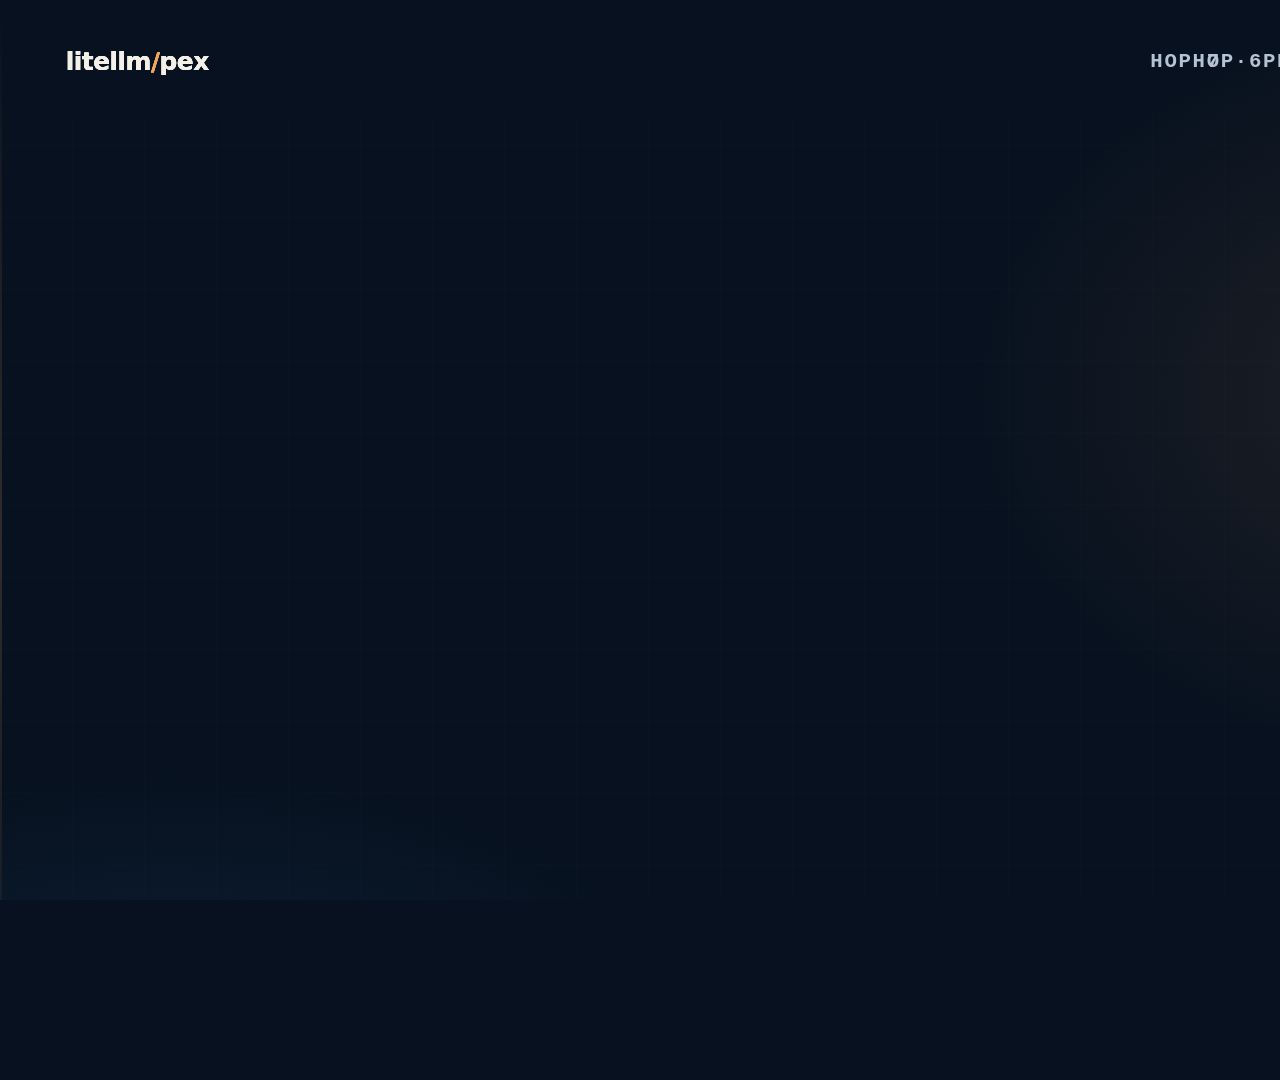
<file: presentation/platform/brag-output-litellm-2026-09-29-135243/composition/index.html>
<!doctype html>
<html lang="en">
<head>
  <meta charset="UTF-8">
  <meta name="viewport" content="width=device-width, initial-scale=1.0">
  <title>LiteLLM on PEX — what happens to one OpenCode request</title>
  <script src="https://cdn.jsdelivr.net/npm/gsap@3.14.2/dist/gsap.min.js"></script>
  <style>
    :root {
      --ink: #07111f;
      --panel: #0e1d30;
      --panel-2: #122740;
      --line: #29425b;
      --text: #f3f0e8;
      --muted: #b4c2d1;
      --amber: #f2a65a;
      --amber-soft: #b86f34;
      --green: #7fd0b0;
      --red: #f09a84;
      --mono: ui-monospace, SFMono-Regular, Menlo, Monaco, Consolas, monospace;
    }
    * { box-sizing: border-box; }
    html, body { margin: 0; width: 100%; height: 100%; overflow: hidden; background: var(--ink); }
    body { font-family: Inter, ui-sans-serif, system-ui, -apple-system, "Segoe UI", sans-serif; color: var(--text); }
    #main { position: relative; width: 1920px; height: 1080px; overflow: hidden; background: var(--ink); }

    .ambient { position: absolute; left: -200px; top: -200px; width: 2320px; height: 1480px; pointer-events: none;
      background: radial-gradient(ellipse 720px 540px at 72% 40%, rgba(242,166,90,.11), transparent 72%),
                  radial-gradient(ellipse 820px 480px at 16% 88%, rgba(27,67,104,.32), transparent 72%); }
    .grid { position: absolute; inset: 0; opacity: .16; pointer-events: none;
      background-image: linear-gradient(rgba(180,194,209,.09) 1px, transparent 1px), linear-gradient(90deg, rgba(180,194,209,.09) 1px, transparent 1px);
      background-size: 72px 72px; mask-image: linear-gradient(to bottom, transparent, black 14%, black 86%, transparent); }
    .scanline { position: absolute; left: 0; top: 0; width: 2px; height: 1080px; background: linear-gradient(to bottom, transparent, rgba(242,166,90,.35), transparent); opacity: .5; }
    .progress { position: absolute; left: 96px; right: 96px; bottom: 52px; height: 3px; background: rgba(41,66,91,.7); border-radius: 3px; }
    .progress-fill { position: absolute; inset: 0; background: var(--amber); transform-origin: left center; transform: scaleX(0); border-radius: 3px; }

    .clip { position: absolute; inset: 0; }
    .scene { position: absolute; inset: 0; }
    .hidden { opacity: 0; }

    .topline { position: absolute; top: 64px; left: 96px; right: 96px; display: flex; justify-content: space-between; align-items: center; }
    .brand { font-size: 24px; font-weight: 700; letter-spacing: -.02em; }
    .brand span { color: var(--amber); }
    .micro { font: 600 20px/1.1 var(--mono); letter-spacing: .08em; text-transform: uppercase; color: var(--muted); }
    .amber { color: var(--amber); }
    .green { color: var(--green); }
    .eyebrow { font: 600 22px/1.1 var(--mono); letter-spacing: .1em; text-transform: uppercase; color: var(--amber); }
    .headline { margin: 18px 0 0; font-size: 76px; line-height: 1; letter-spacing: -.05em; font-weight: 700; }
    .title-block { position: absolute; left: 96px; top: 140px; width: 1500px; }
    .card { position: absolute; border: 2px solid var(--line); border-radius: 16px; background: rgba(14,29,48,.92); box-shadow: 0 30px 90px rgba(0,0,0,.28); }
    .dot { display: inline-block; width: 12px; height: 12px; border-radius: 50%; background: var(--green); box-shadow: 0 0 18px rgba(127,208,176,.7); }

    /* scene 1 — hook */
    .hook-copy { position: absolute; left: 96px; top: 250px; width: 820px; }
    .hook-copy .headline { font-size: 116px; line-height: .96; }
    .hook-sub { margin-top: 34px; color: var(--muted); font-size: 34px; line-height: 1.3; letter-spacing: -.01em; width: 760px; }
    .editor { left: 1000px; top: 180px; width: 824px; height: 700px; overflow: hidden; }
    .editor-bar { display: flex; align-items: center; gap: 12px; padding: 20px 26px; border-bottom: 2px solid var(--line); }
    .editor-bar i { width: 14px; height: 14px; border-radius: 50%; background: #2c4661; display: inline-block; }
    .editor-bar .file { margin-left: 14px; font: 600 21px/1 var(--mono); color: var(--muted); }
    .code { padding: 22px 30px; font: 22px/1.55 var(--mono); color: var(--muted); white-space: pre; }
    .code .k { color: var(--text); }
    .code .s { color: var(--amber); }
    .code .hl { color: var(--green); }
    .prompt { position: absolute; left: 0; right: 0; bottom: 0; padding: 22px 30px; border-top: 2px solid var(--line); background: rgba(18,39,64,.95); }
    .prompt-line { font: 600 26px/1.2 var(--mono); color: var(--text); }
    .prompt-line b { color: var(--amber); }
    .send-chip { margin-top: 16px; display: inline-flex; gap: 14px; align-items: center; padding: 10px 16px; border: 2px solid var(--amber-soft); border-radius: 10px; font: 600 21px/1 var(--mono); color: var(--amber); }

    /* scene 2 — edge */
    .pipe { position: absolute; left: 96px; top: 440px; width: 1728px; height: 270px; }
    .node { position: absolute; top: 0; width: 378px; height: 270px; padding: 26px; }
    .node .n { font: 700 20px/1 var(--mono); color: var(--amber); letter-spacing: .08em; }
    .node h3 { margin: 16px 0 12px; font-size: 36px; line-height: 1.05; letter-spacing: -.03em; }
    .node p { margin: 0; font: 21px/1.45 var(--mono); color: var(--muted); }
    .node-1 { left: 0; } .node-2 { left: 450px; } .node-3 { left: 900px; } .node-4 { left: 1350px; border-color: var(--amber-soft); }
    .link { position: absolute; top: 134px; height: 3px; width: 72px; background: var(--amber); transform-origin: left center; }
    .link-1 { left: 378px; } .link-2 { left: 828px; } .link-3 { left: 1278px; }
    .packet { position: absolute; top: 124px; left: 0; width: 22px; height: 22px; border-radius: 50%; background: var(--amber); box-shadow: 0 0 30px rgba(242,166,90,.9); }
    .failclosed { left: 96px; top: 780px; width: 1728px; height: 110px; padding: 0 34px; display: flex; align-items: center; justify-content: space-between; border-color: var(--amber-soft); }
    .failclosed code { font: 600 28px/1 var(--mono); color: var(--amber); }
    .failclosed span { font-size: 28px; color: var(--text); }

    /* scene 3 — guardrails */
    .msg { left: 96px; top: 360px; width: 950px; height: 520px; padding: 30px 34px; }
    .msg-head { display: flex; justify-content: space-between; padding-bottom: 20px; border-bottom: 2px solid var(--line); }
    .msg-line { position: relative; margin-top: 30px; height: 62px; font: 27px/62px var(--mono); color: var(--text); }
    .msg-line .lbl { color: var(--muted); }
    .swap { position: relative; display: inline-block; min-width: 460px; }
    .swap .orig, .swap .red { position: absolute; left: 0; top: 0; white-space: nowrap; }
    .swap .red { color: var(--green); font-weight: 700; opacity: 0; }
    .swap .bar { position: absolute; left: -6px; top: 10px; height: 42px; width: 470px; background: rgba(127,208,176,.14); border: 2px solid rgba(127,208,176,.5); border-radius: 8px; transform-origin: left center; transform: scaleX(0); }
    .guards { left: 1090px; top: 360px; width: 734px; height: 520px; padding: 26px 24px; }
    .guard { display: flex; justify-content: space-between; align-items: center; gap: 16px; padding: 19px 0; border-bottom: 2px solid rgba(41,66,91,.8); }
    .guard:last-child { border-bottom: 0; }
    .guard b { display: block; font: 700 23px/1.1 var(--mono); color: var(--text); }
    .guard small { display: block; margin-top: 8px; font-size: 21px; color: var(--muted); }
    .guard .st { transform-origin: right center; font: 700 20px/1 var(--mono); color: var(--green); letter-spacing: .08em; }

    /* scene 4 — router */
    .dims { left: 96px; top: 330px; width: 820px; height: 590px; padding: 28px 32px; }
    .dim { display: grid; grid-template-columns: 290px 60px 1fr; align-items: center; gap: 16px; height: 56px; }
    .dim span { font: 21px/1 var(--mono); color: var(--muted); }
    .dim em { font: 700 21px/1 var(--mono); color: var(--text); font-style: normal; }
    .track { position: relative; height: 14px; border-radius: 8px; background: rgba(41,66,91,.8); overflow: hidden; }
    .fill { position: absolute; inset: 0; background: var(--amber); border-radius: 8px; transform-origin: left center; transform: scaleX(0); }
    .rule { margin-top: 22px; padding: 16px 20px; border: 2px dashed var(--amber-soft); border-radius: 12px; font: 600 22px/1.3 var(--mono); color: var(--amber); }
    .scale { left: 970px; top: 330px; width: 854px; height: 250px; padding: 28px 32px; }
    .scale-bar { position: absolute; left: 32px; right: 32px; top: 120px; height: 18px; border-radius: 10px; background: linear-gradient(90deg, #1f3a55 0 30%, #2b4a66 30% 55%, #6b4a2c 55% 75%, #8a4e2a 75% 100%); }
    .tick { position: absolute; top: 100px; width: 3px; height: 58px; background: var(--text); opacity: .7; }
    .tier { position: absolute; top: 176px; font: 700 20px/1 var(--mono); color: var(--muted); letter-spacing: .06em; }
    .needle { position: absolute; top: 88px; left: 32px; width: 6px; height: 82px; margin-left: -3px; border-radius: 3px; background: var(--amber); box-shadow: 0 0 24px rgba(242,166,90,.9); }
    .score { position: absolute; right: 32px; top: 28px; font: 700 30px/1 var(--mono); color: var(--amber); }
    .pick { top: 612px; width: 412px; height: 308px; padding: 26px 28px; }
    .pick-a { left: 970px; } .pick-b { left: 1412px; border-color: var(--amber); }
    .pick h4 { margin: 14px 0 18px; font: 700 28px/1.15 var(--mono); }
    .pick p { margin: 0; font: 21px/1.5 var(--mono); color: var(--muted); }
    .pick .arrow { color: var(--amber); }

    /* scene 5 — resilience + telemetry */
    .col { top: 330px; height: 470px; width: 548px; padding: 28px 30px; }
    .col-1 { left: 96px; } .col-2 { left: 686px; } .col-3 { left: 1276px; }
    .col h4 { margin: 14px 0 22px; font-size: 34px; letter-spacing: -.03em; }
    .chain div { margin-bottom: 14px; padding: 14px 16px; border: 2px solid var(--line); border-radius: 10px; font: 600 21px/1.2 var(--mono); }
    .chain .fail { color: var(--red); border-color: rgba(240,154,132,.5); }
    .chain .ok { color: var(--green); border-color: rgba(127,208,176,.6); }
    .col .note { font: 21px/1.45 var(--mono); color: var(--muted); }
    .span { position: relative; height: 50px; margin-bottom: 10px; }
    .span .sb { position: absolute; top: 0; height: 42px; border-radius: 8px; background: rgba(242,166,90,.2); border: 2px solid var(--amber-soft); transform-origin: left center; }
    .span .sl { position: absolute; top: 11px; left: 12px; font: 600 20px/1 var(--mono); color: var(--text); white-space: nowrap; }
    .pods { display: grid; grid-template-columns: repeat(4, 1fr); gap: 14px; margin-bottom: 26px; }
    .pod { height: 96px; border: 2px solid var(--line); border-radius: 12px; display: flex; align-items: center; justify-content: center; font: 700 20px/1 var(--mono); color: var(--muted); }
    .pod.on { border-color: var(--green); color: var(--green); }
    .done { left: 96px; top: 834px; width: 1728px; height: 96px; padding: 0 32px; display: flex; align-items: center; justify-content: space-between; border-color: var(--green); }
    .done code { font: 700 28px/1 var(--mono); color: var(--green); }
    .done span { font: 24px/1 var(--mono); color: var(--muted); }

    /* scene 6 — outro */
    .outro { position: absolute; left: 0; right: 0; top: 280px; text-align: center; }
    .outro .headline { font-size: 132px; }
    .outro .headline span { color: var(--amber); }
    .outro-sub { margin: 34px auto 0; width: 1240px; font-size: 36px; line-height: 1.3; color: var(--muted); }
    .outro-code { margin: 48px auto 0; display: inline-flex; gap: 22px; padding: 18px 26px; border: 2px solid var(--amber-soft); border-radius: 12px; font: 600 28px/1 var(--mono); color: var(--text); background: rgba(14,29,48,.9); }
    .outro-code b { color: var(--amber); }
  </style>
</head>
<body>
  <div id="main" data-composition-id="main" data-start="0" data-width="1920" data-height="1080" data-duration="30">
    <div class="ambient"></div>
    <div class="grid"></div>
    <div class="scanline"></div>
    <div class="progress"><div class="progress-fill"></div></div>

    <section id="scene-hook" class="clip" data-start="0" data-duration="4" data-track-index="0">
      <div class="scene s1">
        <div class="topline s1-a hidden">
          <div class="brand">litellm<span>/</span>pex</div>
          <div class="micro">request trace · 01 / 05</div>
        </div>
        <div class="hook-copy s1-a hidden">
          <div class="eyebrow">opencode → workshop-gateway</div>
          <h1 class="headline">One prompt.<br>Seven hops.</h1>
          <div class="hook-sub">What happens between <b style="color:var(--text)">Enter</b> and the first streamed token.</div>
        </div>
        <div class="card editor s1-b hidden">
          <div class="editor-bar"><i></i><i></i><i></i><span class="file">~/.config/opencode/opencode.json</span></div>
          <div class="code"><span class="k">"provider"</span>: {
  <span class="k">"workshop-gateway"</span>: {
    <span class="k">"npm"</span>: <span class="s">"@ai-sdk/openai-compatible"</span>,
    <span class="k">"options"</span>: {
      <span class="k">"baseURL"</span>: <span class="s">"https://&lt;gateway&gt;/v1"</span>,
      <span class="k">"apiKey"</span>: <span class="s">"{env:WORKSHOP_API_KEY}"</span>
    },
    <span class="k">"models"</span>: { <span class="hl">"gpt-router"</span>, <span class="hl">"claude-router"</span> }
  }
}</div>
          <div class="prompt">
            <div class="prompt-line"><b>›</b> refactor the code in auth/session.ts</div>
            <div class="send-chip s1-c hidden"><span class="dot"></span>POST /v1/chat/completions · model: claude-router</div>
          </div>
        </div>
      </div>
    </section>

    <section id="scene-edge" class="clip" data-start="4" data-duration="5.2" data-track-index="1">
      <div class="scene s2">
        <div class="topline"><div class="brand">litellm<span>/</span>pex</div><div class="micro">hops 1–4 · edge &amp; identity · 02 / 05</div></div>
        <div class="title-block s2-t hidden">
          <div class="eyebrow">before any model is touched</div>
          <h2 class="headline">Trusted before it's routed.</h2>
        </div>
        <div class="pipe">
          <div class="card node node-1 hidden"><div class="n">01 · CLIENT</div><h3>OpenCode</h3><p>Bearer virtual key<br>sk-••••••••••<br>SSE stream: on</p></div>
          <div class="card node node-2 hidden"><div class="n">02 · INGRESS</div><h3>Istio gateway</h3><p>TLS terminated<br>VirtualService →<br>litellm-proxy:4000</p></div>
          <div class="card node node-3 hidden"><div class="n">03 · MESH</div><h3>AuthZ policy</h3><p>mTLS principals<br>allow-list only<br>NetworkPolicy egress</p></div>
          <div class="card node node-4 hidden"><div class="n">04 · GATEWAY</div><h3>LiteLLM proxy</h3><p>key → team → budget<br>Postgres-backed<br>rate + spend limits</p></div>
          <div class="link link-1"></div><div class="link link-2"></div><div class="link link-3"></div>
          <div class="packet hidden"></div>
        </div>
        <div class="card failclosed s2-f hidden">
          <code>allow_requests_on_db_unavailable: false</code>
          <span>No budget check → no request. Fail-closed.</span>
        </div>
      </div>
    </section>

    <section id="scene-guard" class="clip" data-start="9.2" data-duration="5.4" data-track-index="2">
      <div class="scene s3">
        <div class="topline"><div class="brand">litellm<span>/</span>pex</div><div class="micro">hop 5 · pre_call guardrails · 03 / 05</div></div>
        <div class="title-block s3-t hidden">
          <div class="eyebrow">default_on · runs on every call</div>
          <h2 class="headline">Your prompt gets scrubbed.</h2>
        </div>
        <div class="card msg s3-m hidden">
          <div class="msg-head"><span class="micro">messages[1].content</span><span class="micro amber">example payload</span></div>
          <div class="msg-line r1"><span class="lbl">user: </span><span class="swap" data-layout-allow-overlap><span class="bar"></span><span class="orig">jan.devries&#64;example.nl</span><span class="red">[EMAIL_REDACTED]</span></span></div>
          <div class="msg-line r2"><span class="lbl">bsn:  </span><span class="swap" data-layout-allow-overlap><span class="bar"></span><span class="orig">123456782</span><span class="red">[BSN_REDACTED]</span></span></div>
          <div class="msg-line r3"><span class="lbl">env:  </span><span class="swap" data-layout-allow-overlap><span class="bar"></span><span class="orig">AWS_SECRET=wJalr…EXAMPLE</span><span class="red">[SECRET_REDACTED]</span></span></div>
          <div class="msg-line r4"><span class="lbl">tel:  </span><span class="swap" data-layout-allow-overlap><span class="bar"></span><span class="orig">06-12345678</span><span class="red">[NL_PHONE_REDACTED]</span></span></div>
        </div>
        <div class="card guards s3-g hidden">
          <div class="guard g1"><div><b>headroom-compression</b><small>context compressed · fail_open</small></div><span class="st">PASS</span></div>
          <div class="guard g2"><div><b>pii-masking-pre-guard</b><small>BSN · email · phone · card · passport</small></div><span class="st">MASK</span></div>
          <div class="guard g3"><div><b>hide-secrets-pre-guard</b><small>detect_secrets on keys &amp; tokens</small></div><span class="st">MASK</span></div>
          <div class="guard g4"><div><b>gdpr-eu-* (4 packs)</b><small>national · contact · business · finance</small></div><span class="st">MASK</span></div>
        </div>
      </div>
    </section>

    <section id="scene-router" class="clip" data-start="14.6" data-duration="6.4" data-track-index="3">
      <div class="scene s4">
        <div class="topline"><div class="brand">litellm<span>/</span>pex</div><div class="micro">hop 6 · auto_router/complexity_router · 04 / 05</div></div>
        <div class="title-block s4-t hidden">
          <div class="eyebrow">model: "claude-router" is a policy, not a model</div>
          <h2 class="headline">The router reads the task.</h2>
        </div>
        <div class="card dims s4-d hidden">
          <div class="micro" style="margin-bottom:14px">dimension · weight · signal</div>
          <div class="dim"><span>reasoningMarkers</span><em>.25</em><div class="track"><div class="fill f1"></div></div></div>
          <div class="dim"><span>codePresence</span><em>.20</em><div class="track"><div class="fill f2"></div></div></div>
          <div class="dim"><span>technicalTerms</span><em>.15</em><div class="track"><div class="fill f3"></div></div></div>
          <div class="dim"><span>multiStepPatterns</span><em>.15</em><div class="track"><div class="fill f4"></div></div></div>
          <div class="dim"><span>tokenCount</span><em>.10</em><div class="track"><div class="fill f5"></div></div></div>
          <div class="dim"><span>simpleIndicators</span><em>.10</em><div class="track"><div class="fill f6"></div></div></div>
          <div class="dim"><span>questionComplexity</span><em>.05</em><div class="track"><div class="fill f7"></div></div></div>
          <div class="rule s4-r hidden">keyword rule: "refactor the code" → COMPLEX</div>
        </div>
        <div class="card scale s4-s hidden">
          <div class="micro">tier boundaries</div>
          <div class="score">score <span class="score-n">0.00</span></div>
          <div class="scale-bar"></div>
          <div class="tick" style="left:268px"></div><div class="tick" style="left:463px"></div><div class="tick" style="left:619px"></div>
          <div class="tier" style="left:32px">SIMPLE</div><div class="tier" style="left:282px">MEDIUM</div><div class="tier" style="left:477px">COMPLEX</div><div class="tier" style="left:633px">REASONING</div>
          <div class="needle"></div>
        </div>
        <div class="card pick pick-a s4-a hidden">
          <div class="micro">gpt-router · global</div>
          <h4>COMPLEX <span class="arrow">→</span><br>gpt-5.6-luna-xhigh</h4>
          <p>classifier: gpt-6-luna-none<br>timeout 3000 ms</p>
        </div>
        <div class="card pick pick-b s4-b hidden">
          <div class="micro amber">claude-router · EU only</div>
          <h4>COMPLEX <span class="arrow">→</span><br>claude-sonnet-4.6</h4>
          <p>classifier: haiku-4.5<br>tools + cache_control kept</p>
        </div>
      </div>
    </section>

    <section id="scene-ops" class="clip" data-start="21" data-duration="5.2" data-track-index="4">
      <div class="scene s5">
        <div class="topline"><div class="brand">litellm<span>/</span>pex</div><div class="micro">hop 7 · provider, resilience &amp; telemetry · 05 / 05</div></div>
        <div class="title-block s5-t hidden">
          <div class="eyebrow">what you never have to handle in OpenCode</div>
          <h2 class="headline">Failures stay invisible.</h2>
        </div>
        <div class="card col col-1 c1 hidden">
          <div class="micro">router_settings</div>
          <h4>Retry → fallback</h4>
          <div class="chain">
            <div class="fail ch1">✕ sonnet-4.6 · 429 → cooldown 30s</div>
            <div class="ok ch2">✓ retry 2/3 · served</div>
            <div class="ch3">fallback: haiku-4.5-bedrock</div>
          </div>
          <div class="note">cooldowns shared across pods via Valkey</div>
        </div>
        <div class="card col col-2 c2 hidden">
          <div class="micro">otel → langfuse · prometheus</div>
          <h4>Every hop traced</h4>
          <div class="span"><div class="sb sp1" style="left:0;width:150px"></div><span class="sl">guardrails</span></div>
          <div class="span"><div class="sb sp2" style="left:110px;width:170px"></div><span class="sl" style="left:122px">classify</span></div>
          <div class="span"><div class="sb sp3" style="left:230px;width:254px"></div><span class="sl" style="left:242px">completion</span></div>
          <div class="span"><div class="sb sp4" style="left:0;width:484px"></div><span class="sl">spend · audit log (365d)</span></div>
        </div>
        <div class="card col col-3 c3 hidden">
          <div class="micro">keda scaledobject</div>
          <h4>Capacity follows load</h4>
          <div class="pods"><div class="pod on">pod 1</div><div class="pod on">pod 2</div><div class="pod p3">pod 3</div><div class="pod p4">pod 4</div></div>
          <div class="note">min 2 · max 4<br>cpu 60% · memory trigger<br>PDB keeps the floor</div>
        </div>
        <div class="card done s5-d hidden">
          <code>200 OK · stream · model: claude-sonnet-4.6-bedrock</code>
          <span>back in OpenCode · same OpenAI contract</span>
        </div>
      </div>
    </section>

    <section id="scene-outro" class="clip" data-start="26.2" data-duration="3.8" data-track-index="5">
      <div class="scene s6">
        <div class="outro">
          <div class="eyebrow s6-e hidden">one endpoint · seven hops · zero client changes</div>
          <h2 class="headline s6-h hidden">LiteLLM <span>on PEX</span></h2>
          <div class="outro-sub s6-s hidden">Guardrails, complexity routing, fallbacks and traces — behind the same OpenCode provider.</div>
          <div class="outro-code s6-c hidden"><span>model:</span><b>gpt-router</b><span>|</span><b>claude-router</b></div>
        </div>
      </div>
    </section>

    <audio id="bg-music" data-start="0" data-duration="30" data-track-index="10"
      data-automation='{"version":1,"lanes":[{"target":"volume","points":[{"t":0,"v":0},{"t":0.6,"v":0.22},{"t":28.4,"v":0.22},{"t":30,"v":0}]}]}'
      src="assets/music/happy-beats-business-moves-vol-11-by-ende-dot-app.mp3"></audio>
  </div>

  <script>
    (() => {
      const tl = gsap.timeline({ paused: true, defaults: { ease: 'power3.out' } });
      const show = (sel, at, d = 0.55, from = {}) => tl.fromTo(sel, { opacity: 0, y: 20, ...from }, { opacity: 1, y: 0, x: 0, scale: 1, duration: d }, at);
      const exit = (sel, at) => tl.to(sel, { opacity: 0, scale: 0.97, duration: 0.3, ease: 'power2.in' }, at);
      const enter = (sel, at) => tl.fromTo(sel, { scale: 1.035 }, { scale: 1, duration: 0.7, ease: 'power3.out' }, at);

      tl.fromTo('.ambient', { x: 0, y: 0 }, { x: -140, y: 60, duration: 30, ease: 'none' }, 0);
      tl.fromTo('.scanline', { x: 0 }, { x: 1920, duration: 30, ease: 'none' }, 0);
      tl.fromTo('.progress-fill', { scaleX: 0 }, { scaleX: 1, duration: 30, ease: 'none' }, 0);

      // beat-locked: 1.60s send; the hook now holds longer before the transition.
      show('.s1-a', 0.1, 0.7);
      show('.s1-b', 0.4, 0.8, { x: 32, y: 0 });
      show('.s1-c', 1.6, 0.5, { scale: 0.94, y: 0 });
      tl.to('.s1-c', { boxShadow: '0 0 34px rgba(242,166,90,.55)', duration: 0.26, yoyo: true, repeat: 1 }, 2.12);
      exit('.s1', 3.72);

      // Slower hop reveal: each card gets a readable hold before the packet moves on.
      enter('.s2', 4.0);
      show('.s2-t', 4.12, 0.65);
      show('.node-1', 4.55, 0.55);
      tl.fromTo('.packet', { opacity: 0, x: 170 }, { opacity: 1, duration: 0.3 }, 4.85);
      [['.link-1', '.node-2', 5.95, 620], ['.link-2', '.node-3', 6.65, 1070], ['.link-3', '.node-4', 7.35, 1520]].forEach(([l, n, t, px]) => {
        tl.fromTo(l, { scaleX: 0 }, { scaleX: 1, duration: 0.26, ease: 'power2.inOut' }, t - 0.3);
        tl.to('.packet', { x: px, duration: 0.42, ease: 'power2.inOut' }, t - 0.3);
        show(n, t, 0.55);
      });
      tl.to('.packet', { opacity: 0, scale: 0.4, duration: 0.25 }, 7.7);
      tl.to('.node-4', { borderColor: '#F2A65A', duration: 0.3 }, 7.9);
      show('.s2-f', 8.05, 0.55);
      exit('.s2', 8.9);

      // Redactions are deliberately spaced out so the transformation can be read.
      enter('.s3', 9.2);
      show('.s3-t', 9.3, 0.65);
      show('.s3-m', 9.5, 0.65, { x: -24, y: 0 });
      show('.s3-g', 9.65, 0.65, { x: 24, y: 0 });
      [['.r1', '.g2', 10.3], ['.r2', '.g4', 11.0], ['.r3', '.g3', 11.7], ['.r4', '.g2', 12.4]].forEach(([r, g, t]) => {
        tl.to(r + ' .bar', { scaleX: 1, duration: 0.24, ease: 'power2.inOut' }, t - 0.22);
        tl.to(r + ' .orig', { opacity: 0, duration: 0.14 }, t);
        tl.fromTo(r + ' .red', { opacity: 0, x: -8 }, { opacity: 1, x: 0, duration: 0.22 }, t);
        tl.fromTo(g + ' .st', { scale: 1 }, { scale: 1.25, duration: 0.14, yoyo: true, repeat: 1 }, t);
      });
      tl.fromTo('.g1 .st', { scale: 1 }, { scale: 1.18, duration: 0.18, yoyo: true, repeat: 1 }, 9.8);
      exit('.s3', 14.28);

      // Slower scoring pass: the dimensions fill one by one instead of flashing in.
      enter('.s4', 14.6);
      show('.s4-t', 14.72, 0.65);
      show('.s4-d', 15.0, 0.65, { x: -24, y: 0 });
      show('.s4-s', 15.25, 0.65, { x: 24, y: 0 });
      [[1, .55], [2, .9], [3, .7], [4, .6], [5, .35], [6, .1], [7, .4]].forEach(([i, v], k) => {
        tl.to('.f' + i, { scaleX: v, duration: 0.65, ease: 'power2.out' }, 15.75 + k * 0.25);
      });
      show('.s4-r', 17.5, 0.5);
      const score = { v: 0 };
      tl.to(score, { v: 0.62, duration: 0.6, ease: 'power2.inOut', onUpdate: () => {
        const el = document.querySelector('.score-n'); if (el) el.textContent = score.v.toFixed(2);
      } }, 17.6);
      tl.fromTo('.needle', { x: 0 }, { x: 0.62 * 790, duration: 0.85, ease: 'power2.inOut' }, 17.6);
      tl.to('.needle', { boxShadow: '0 0 40px rgba(242,166,90,1)', duration: 0.25, yoyo: true, repeat: 1 }, 18.45);
      show('.s4-a', 18.6, 0.55);
      show('.s4-b', 19.2, 0.55);
      tl.to('.pick-a', { opacity: 0.55, duration: 0.35 }, 19.85);
      exit('.s4', 20.65);

      // More air between the three operational proof points.
      enter('.s5', 21.0);
      show('.s5-t', 21.1, 0.65);
      show('.c1', 21.5, 0.55);
      show('.c2', 22.1, 0.55);
      show('.c3', 22.7, 0.55);
      show('.ch1', 23.1, 0.4, { x: -12, y: 0 });
      show('.ch2', 23.8, 0.4, { x: -12, y: 0 });
      show('.ch3', 24.4, 0.4, { x: -12, y: 0 });
      ['.sp1', '.sp2', '.sp3', '.sp4'].forEach((s, k) => tl.fromTo(s, { scaleX: 0 }, { scaleX: 1, duration: 0.55, ease: 'power2.out' }, 22.35 + k * 0.35));
      tl.to('.p3', { borderColor: '#7FD0B0', color: '#7FD0B0', duration: 0.3 }, 23.8);
      tl.to('.p4', { borderColor: '#7FD0B0', color: '#7FD0B0', duration: 0.3 }, 24.4);
      show('.s5-d', 25.1, 0.55, { scale: 0.98, y: 0 });
      exit('.s5', 25.9);

      // Outro enters gently and holds for the final read.
      show('.s6-e', 26.3, 0.55);
      show('.s6-h', 26.5, 0.75, { scale: 0.96, y: 16 });
      show('.s6-s', 27.35, 0.6);
      show('.s6-c', 28.0, 0.6);

      window.__timelines = window.__timelines || {};
      window.__timelines.main = tl;
    })();
  </script>
</body>
</html>
</file>
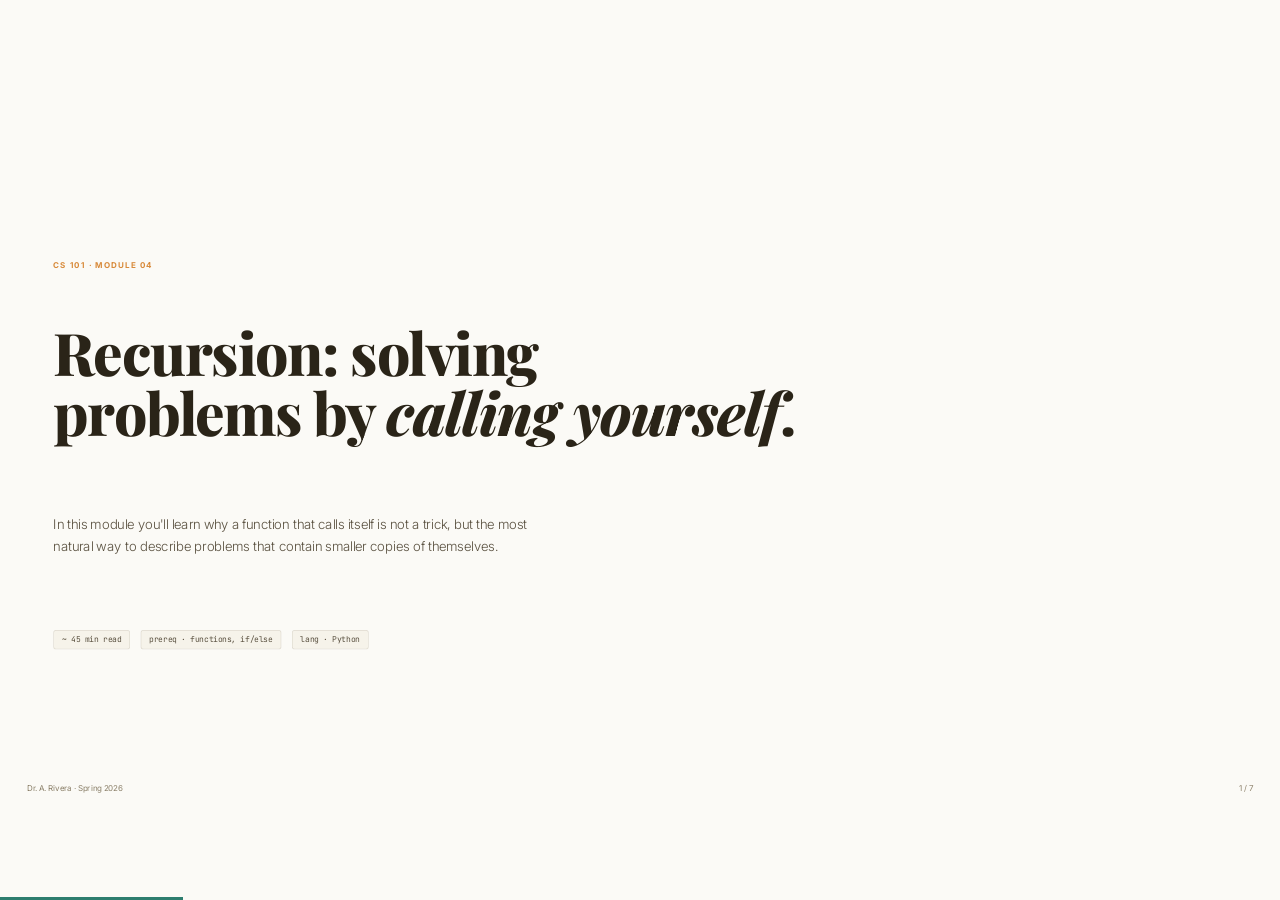
<file: .agents/skills/html-ppt/templates/full-decks/course-module/index.html>
<!DOCTYPE html>
<html lang="en">
<head>
<meta charset="utf-8"><meta name="viewport" content="width=device-width,initial-scale=1">
<title>Module 04 · Recursion · CS101</title>
<link rel="stylesheet" href="../../../assets/fonts.css">
<link rel="stylesheet" href="../../../assets/base.css">
<link rel="stylesheet" href="../../../assets/animations/animations.css">
<link rel="stylesheet" href="style.css">
</head>
<body class="tpl-course-module">
<div class="deck">

  <!-- 1. Cover -->
  <section class="slide full" data-title="Cover">
    <p class="kicker">CS 101 · MODULE 04</p>
    <h1 class="h1 mt-s">Recursion: solving<br>problems by <em>calling yourself</em>.</h1>
    <p class="lede mt-l" style="max-width:62ch">In this module you'll learn why a function that calls itself is not a trick, but the most natural way to describe problems that contain smaller copies of themselves.</p>
    <div class="row mt-l" style="gap:16px">
      <span class="pill-academic">~ 45 min read</span>
      <span class="pill-academic">prereq · functions, if/else</span>
      <span class="pill-academic">lang · Python</span>
    </div>
    <div class="deck-footer"><span>Dr. A. Rivera · Spring 2026</span><span class="slide-number" data-current="1" data-total="7"></span></div>
  </section>

  <!-- 2. Objectives -->
  <section class="slide" data-title="Objectives">
    <aside class="sidebar">
      <div class="brand">CS 101 · M04</div>
      <h5>Learning objectives</h5>
      <ul class="obj-list">
        <li class="current">Define recursion</li>
        <li>Identify a base case</li>
        <li>Trace a recursive call</li>
        <li>Convert loop ↔ recursion</li>
        <li>Recognize when recursion helps</li>
      </ul>
      <h5>Module progress</h5>
      <p class="dim" style="font-size:13px">Page 2 of 7 · ~5 min in</p>
    </aside>
    <div class="main">
      <p class="kicker">OBJECTIVES</p>
      <h2 class="h2 mt-s">By the end, you will be able to…</h2>
      <div class="stack mt-l">
        <div class="concept-box"><h4>① Explain recursion in one sentence.</h4><p class="dim">"A function that solves a problem by calling itself on a smaller version of that problem."</p></div>
        <div class="concept-box"><h4>② Write a base case that always terminates.</h4><p class="dim">Every recursive function must have an exit door, or it runs forever.</p></div>
        <div class="concept-box"><h4>③ Trace a call stack on paper.</h4><p class="dim">Given <code>fact(4)</code>, draw the stack frames top-to-bottom.</p></div>
        <div class="concept-box"><h4>④ Convert a while-loop to a recursive equivalent.</h4><p class="dim">And explain when one is clearer than the other.</p></div>
      </div>
    </div>
  </section>

  <!-- 3. Concept -->
  <section class="slide" data-title="Concept">
    <aside class="sidebar">
      <div class="brand">CS 101 · M04</div>
      <h5>Learning objectives</h5>
      <ul class="obj-list">
        <li class="done">Define recursion</li>
        <li class="current">Identify a base case</li>
        <li>Trace a recursive call</li>
        <li>Convert loop ↔ recursion</li>
        <li>Recognize when recursion helps</li>
      </ul>
      <h5>Key terms</h5>
      <p class="dim" style="font-size:13px">base case · recursive case · call stack · tail call</p>
    </aside>
    <div class="main">
      <p class="kicker">CORE CONCEPT</p>
      <h2 class="h2 mt-s">Two parts, always.</h2>
      <p class="lede mt-m">A recursive function has exactly two things inside it: a <b>base case</b> (when to stop) and a <b>recursive case</b> (how to shrink the problem before calling yourself).</p>
      <div class="callout">
        <b>Rule of thumb.</b> If you can't name the base case out loud, don't write the recursion yet. Draw it on paper first.
      </div>
      <div class="grid g2 mt-l">
        <div class="concept-box"><h4>Base case</h4><p class="dim">The smallest possible input — one the function answers directly, without calling itself.</p><p class="pill-academic">e.g. <b>n == 0</b></p></div>
        <div class="concept-box"><h4>Recursive case</h4><p class="dim">Every other input — delegate to a smaller version of the same problem.</p><p class="pill-academic">e.g. <b>n × fact(n-1)</b></p></div>
      </div>
    </div>
  </section>

  <!-- 4. Example -->
  <section class="slide" data-title="Example">
    <aside class="sidebar">
      <div class="brand">CS 101 · M04</div>
      <h5>Learning objectives</h5>
      <ul class="obj-list">
        <li class="done">Define recursion</li>
        <li class="done">Identify a base case</li>
        <li class="current">Trace a recursive call</li>
        <li>Convert loop ↔ recursion</li>
        <li>Recognize when recursion helps</li>
      </ul>
      <h5>Try it yourself</h5>
      <p class="dim" style="font-size:13px">Open repl.it and run the code on the right. Then try <code>fact(10)</code>.</p>
    </aside>
    <div class="main">
      <p class="kicker">WORKED EXAMPLE</p>
      <h2 class="h2 mt-s">Factorial, 7 lines.</h2>
      <div class="code mt-m"><pre style="margin:0"><span class="cmt"># fact(n) = n × (n-1) × … × 1,  and fact(0) = 1</span>
<span class="kw">def</span> fact(n):
    <span class="kw">if</span> n == <span class="str">0</span>:          <span class="cmt"># base case</span>
        <span class="kw">return</span> <span class="str">1</span>
    <span class="kw">return</span> n * fact(n - <span class="str">1</span>)   <span class="cmt"># recursive case</span>

<span class="kw">print</span>(fact(<span class="str">4</span>))   <span class="cmt"># → 24</span></pre></div>
      <div class="callout">
        <b>Trace fact(4).</b> 4 × fact(3) → 4 × (3 × fact(2)) → 4 × 3 × (2 × fact(1)) → 4 × 3 × 2 × 1 × fact(0) → 4 × 3 × 2 × 1 × 1 = <b>24</b>.
      </div>
    </div>
  </section>

  <!-- 5. Exercise -->
  <section class="slide" data-title="Exercise">
    <aside class="sidebar">
      <div class="brand">CS 101 · M04</div>
      <h5>Learning objectives</h5>
      <ul class="obj-list">
        <li class="done">Define recursion</li>
        <li class="done">Identify a base case</li>
        <li class="done">Trace a recursive call</li>
        <li class="current">Convert loop ↔ recursion</li>
        <li>Recognize when recursion helps</li>
      </ul>
      <h5>Time</h5>
      <p class="dim" style="font-size:13px">~10 minutes · solo</p>
    </aside>
    <div class="main">
      <p class="kicker">EXERCISE 4.1</p>
      <h2 class="h2 mt-s">Write <em>sum_to(n)</em>.</h2>
      <p class="lede mt-m">Return <code>1 + 2 + … + n</code> using recursion — no loops allowed.</p>
      <div class="exercise mt-l">
        <p style="margin:0;font-size:18px;color:var(--text-1)"><b>Your task</b></p>
        <ol style="color:var(--text-2);line-height:1.8;margin:10px 0 0">
          <li>Write the base case. What does <code>sum_to(0)</code> return?</li>
          <li>Write the recursive case in terms of <code>sum_to(n - 1)</code>.</li>
          <li>Test it: <code>sum_to(5) == 15</code>, <code>sum_to(10) == 55</code>.</li>
          <li>Bonus: what happens if you call <code>sum_to(-3)</code>? Fix it.</li>
        </ol>
      </div>
      <p class="dim mt-m" style="font-size:14px">Stuck? Remember: a base case is the smallest input you already know the answer to.</p>
    </div>
  </section>

  <!-- 6. Check understanding -->
  <section class="slide" data-title="Check">
    <aside class="sidebar">
      <div class="brand">CS 101 · M04</div>
      <h5>Learning objectives</h5>
      <ul class="obj-list">
        <li class="done">Define recursion</li>
        <li class="done">Identify a base case</li>
        <li class="done">Trace a recursive call</li>
        <li class="done">Convert loop ↔ recursion</li>
        <li class="current">Recognize when recursion helps</li>
      </ul>
      <h5>Self-assess</h5>
      <p class="dim" style="font-size:13px">You should get 3/3.</p>
    </aside>
    <div class="main">
      <p class="kicker">CHECK YOUR UNDERSTANDING</p>
      <h2 class="h2 mt-s">Which function will recurse forever?</h2>
      <div class="mt-l">
        <div class="mcq"><div class="letter">A</div><div><b>def f(n): return 1 if n == 0 else n * f(n - 1)</b><p class="dim" style="font-size:13px;margin:4px 0 0">Base case <code>n == 0</code>, shrinks toward it. Terminates.</p></div></div>
        <div class="mcq correct"><div class="letter">B</div><div><b>def f(n): return n + f(n + 1)</b><p class="dim" style="font-size:13px;margin:4px 0 0"><b style="color:var(--accent)">✓ Correct.</b> No base case, and <code>n</code> grows — infinite recursion.</p></div></div>
        <div class="mcq"><div class="letter">C</div><div><b>def f(n): return n if n &lt; 2 else f(n - 1) + f(n - 2)</b><p class="dim" style="font-size:13px;margin:4px 0 0">Classic Fibonacci. Base case on <code>n &lt; 2</code>. Terminates.</p></div></div>
      </div>
    </div>
  </section>

  <!-- 7. Summary -->
  <section class="slide full" data-title="Summary">
    <p class="kicker">SUMMARY · MODULE 04</p>
    <h1 class="h1 mt-s">You can now…</h1>
    <div class="grid g2 mt-l">
      <div class="concept-box"><h4>✓ Define recursion</h4><p class="dim">A function that calls itself on a smaller input.</p></div>
      <div class="concept-box"><h4>✓ Write a safe base case</h4><p class="dim">Every recursion needs an exit door.</p></div>
      <div class="concept-box"><h4>✓ Trace a call stack</h4><p class="dim">You can unwind <code>fact(4)</code> by hand.</p></div>
      <div class="concept-box"><h4>✓ Judge when to use it</h4><p class="dim">Trees and self-similar problems → recursion. Flat iteration → loop.</p></div>
    </div>
    <div class="callout mt-l">
      <b>Up next · Module 05.</b> Divide &amp; conquer: merge sort. We'll use everything you just learned — but on lists, not numbers.
    </div>
  </section>

</div>
<script src="../../../assets/runtime.js"></script>
</body></html>
</file>
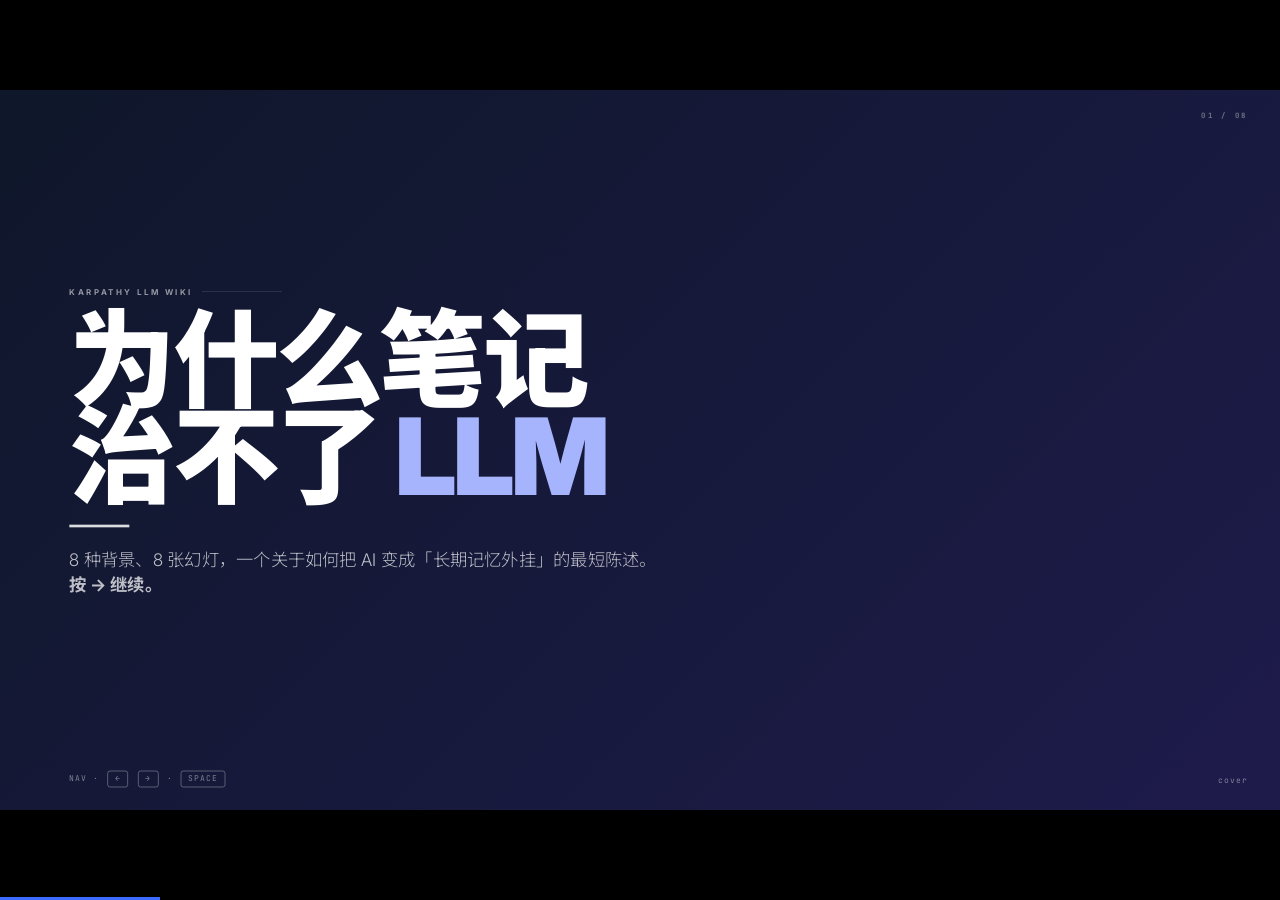
<file: .agents/skills/html-ppt/templates/full-decks/dir-key-nav-minimal/index.html>
<!DOCTYPE html>
<html lang="zh-CN">
<head>
<meta charset="UTF-8">
<meta name="viewport" content="width=device-width, initial-scale=1">
<title>Dir-Key Nav Minimal</title>
<link rel="stylesheet" href="../../../assets/fonts.css">
<link rel="stylesheet" href="../../../assets/base.css">
<link rel="stylesheet" href="style.css">
</head>
<body class="tpl-dir-key-nav-minimal">
<div class="deck">

  <!-- 1. COVER · indigo -->
  <section class="slide t-indigo is-active">
    <div class="dk-snum">01 / 08</div>
    <div style="margin:auto 0">
      <div class="dk-eyebrow">Karpathy LLM Wiki</div>
      <h1 class="dk-h0">为什么笔记<br>治不了 <span class="dk-accent">LLM</span></h1>
      <span class="dk-line"></span>
      <p class="dk-lede">8 种背景、8 张幻灯，一个关于如何把 AI 变成「长期记忆外挂」的最短陈述。<strong>按 → 继续。</strong></p>
    </div>
    <div class="dk-keyhint">nav · <kbd>←</kbd> <kbd>→</kbd> · <kbd>space</kbd></div>
    <div class="dk-page">cover</div>
  </section>

  <!-- 2. SECTION · cream -->
  <section class="slide t-cream">
    <div class="dk-snum">02 / 08</div>
    <div style="margin:auto 0">
      <div class="dk-eyebrow">Chapter 01</div>
      <h1 class="dk-h0">The <span class="dk-accent">Problem</span>.</h1>
      <span class="dk-line"></span>
      <p class="dk-lede">Token 上限是一个物理事实。你每次和 LLM 说话，它都是一个失忆症患者。</p>
    </div>
    <div class="dk-keyhint">chapter · 01 / 04</div>
    <div class="dk-page">section</div>
  </section>

  <!-- 3. CONTENT · crimson -->
  <section class="slide t-crimson">
    <div class="dk-snum">03 / 08</div>
    <div style="margin:auto 0">
      <div class="dk-eyebrow">Symptoms</div>
      <h2 class="dk-h1">四种你已经<br>受够的<br><span class="dk-accent">遗忘</span>。</h2>
      <ul class="dk-list">
        <li>昨天聊过的项目，今天重新解释一遍</li>
        <li>上下文窗口一到，它开始「编造记忆」</li>
        <li>不同 session 之间毫无关联，就像第一次见</li>
        <li>你的真正偏好从未被记住，每次都要 re-prompt</li>
      </ul>
    </div>
    <div class="dk-keyhint">content · list</div>
    <div class="dk-page">03</div>
  </section>

  <!-- 4. CONTENT · emerald -->
  <section class="slide t-emerald">
    <div class="dk-snum">04 / 08</div>
    <div style="margin:auto 0">
      <div class="dk-eyebrow">The Fix</div>
      <h2 class="dk-h1">答案不是<br><span class="dk-accent">更大</span> 的窗口。</h2>
      <p class="dk-lede" style="margin-top:10px">而是：把你的知识、偏好、历史都<strong>写进文件系统</strong>。<br>让 LLM 每次对话前，先去读那个系统。</p>
      <div class="dk-grid-2">
        <div class="dk-col"><h3>× 窗口 stuffing</h3><p>把所有东西塞 prompt，贵、慢、最终溢出。</p></div>
        <div class="dk-col"><h3>✓ 文件 + 检索</h3><p>按需加载，永远不溢出，结构化可 diff。</p></div>
      </div>
    </div>
    <div class="dk-keyhint">content · compare</div>
    <div class="dk-page">04</div>
  </section>

  <!-- 5. CODE · slate -->
  <section class="slide t-slate">
    <div class="dk-snum">05 / 08</div>
    <div style="margin:auto 0">
      <div class="dk-eyebrow">Minimal Setup</div>
      <h2 class="dk-h2"><span class="dk-accent">4 行</span> YAML<br>就能开始。</h2>
      <pre class="dk-code">memory:
  root: ~/.llm-wiki
  format: markdown
  retrieval: hybrid  # embedding + bm25</pre>
      <p class="dk-lede" style="margin-top:16px;font-size:20px">你现在拥有一个会随时间增长的 <strong>第二大脑</strong>。每次对话它都会被读、被更新。</p>
    </div>
    <div class="dk-keyhint">content · code</div>
    <div class="dk-page">05</div>
  </section>

  <!-- 6. CHART · violet — big number with bar -->
  <section class="slide t-violet">
    <div class="dk-snum">06 / 08</div>
    <div style="margin:auto 0">
      <div class="dk-eyebrow">30-day result</div>
      <div class="dk-big dk-accent">87%</div>
      <p class="dk-lede" style="margin-top:14px;font-size:26px">的 re-explain 被消除。平均每次对话节省 <strong>4.2 分钟</strong> 的 re-context。</p>
      <svg viewBox="0 0 900 80" style="width:100%;max-width:900px;margin-top:30px">
        <rect x="0" y="30" width="900" height="22" rx="11" fill="rgba(255,255,255,.12)"/>
        <rect x="0" y="30" width="783" height="22" rx="11" fill="#c4b5fd"/>
        <text x="792" y="47" font-family="JetBrains Mono" font-size="16" fill="#c4b5fd" font-weight="700">87%</text>
      </svg>
    </div>
    <div class="dk-keyhint">chart · big-num</div>
    <div class="dk-page">06</div>
  </section>

  <!-- 7. CTA · white -->
  <section class="slide t-white">
    <div class="dk-snum">07 / 08</div>
    <div style="margin:auto 0">
      <div class="dk-eyebrow">Start tonight</div>
      <h2 class="dk-h1">开始<br>你的 <span class="dk-accent">wiki</span>。</h2>
      <span class="dk-line"></span>
      <p class="dk-lede">不是装又一个插件。是决定：从今晚起，<strong>你的所有 AI 对话都要有一个共同的 vault</strong>。</p>
      <pre class="dk-code" style="font-size:18px">$ mkdir ~/llm-wiki && cd ~/llm-wiki
$ git init
$ echo "# my brain" > README.md</pre>
    </div>
    <div class="dk-keyhint">cta · three-commands</div>
    <div class="dk-page">07</div>
  </section>

  <!-- 8. THANKS · charcoal -->
  <section class="slide t-charcoal">
    <div class="dk-snum">08 / 08</div>
    <div style="margin:auto 0">
      <div class="dk-eyebrow">End · thanks for staying</div>
      <h1 class="dk-h0"><span class="dk-accent">謝謝</span>。</h1>
      <span class="dk-line"></span>
      <p class="dk-lede">Karpathy 的原始 thread + 我的 vault 结构都在 <strong>github.com/lewis/llm-wiki</strong>。欢迎按 ← 再看一遍。</p>
    </div>
    <div class="dk-keyhint">press <kbd>←</kbd> to rewind · <kbd>F</kbd> for fullscreen</div>
    <div class="dk-page">fin</div>
  </section>

</div>
<script src="../../../assets/runtime.js"></script>
</body>
</html>
</file>
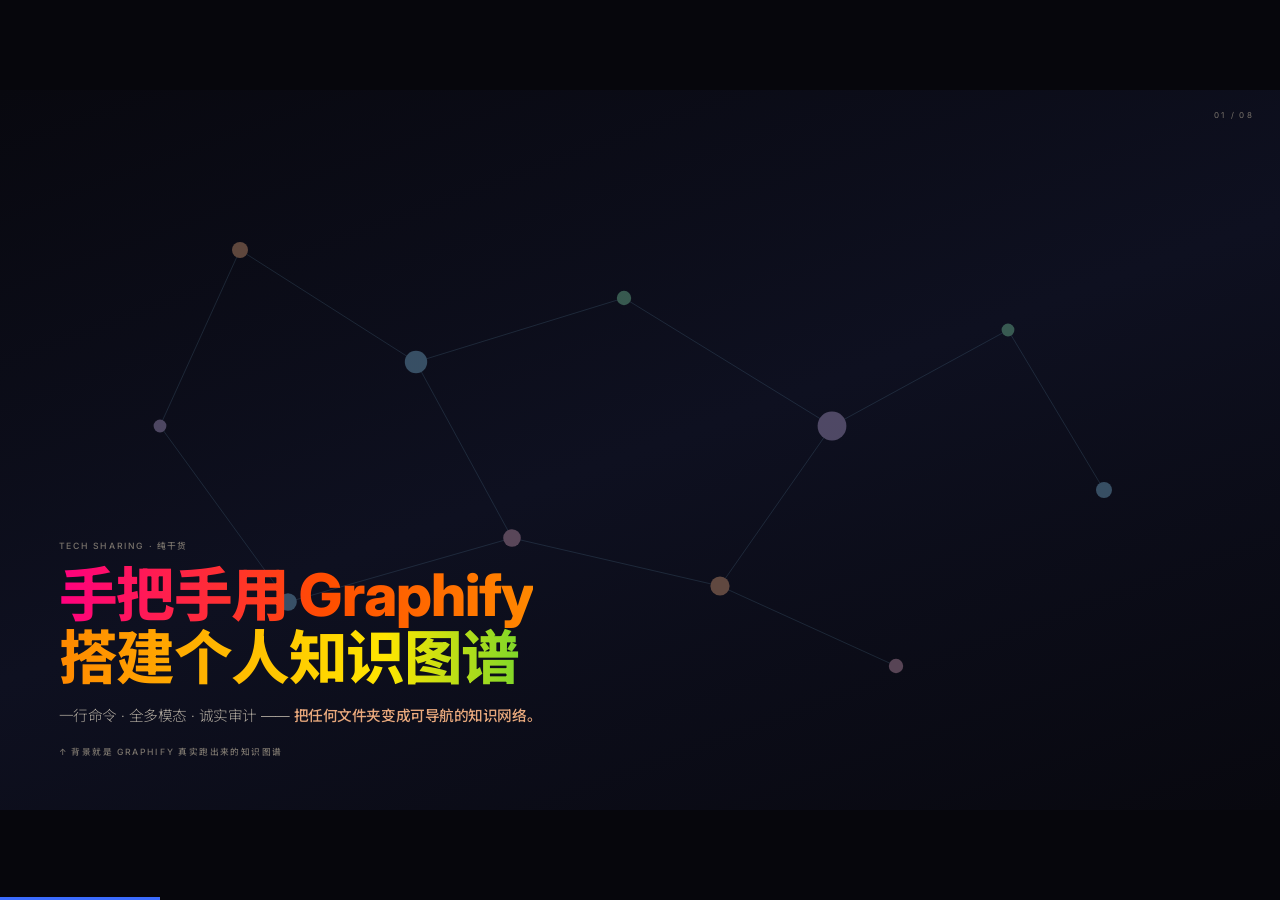
<file: .agents/skills/html-ppt/templates/full-decks/graphify-dark-graph/index.html>
<!DOCTYPE html>
<html lang="zh-CN">
<head>
<meta charset="UTF-8">
<meta name="viewport" content="width=device-width, initial-scale=1">
<title>Graphify Dark Graph</title>
<link rel="stylesheet" href="../../../assets/fonts.css">
<link rel="stylesheet" href="../../../assets/base.css">
<link rel="stylesheet" href="style.css">
</head>
<body class="tpl-graphify-dark-graph">
<div class="deck">

  <!-- 1. COVER -->
  <section class="slide is-active">
    <div class="gd-ambient"><div class="gd-orb gd-orb-1"></div><div class="gd-orb gd-orb-2"></div><div class="gd-orb gd-orb-3"></div></div>
    <!-- live force-directed graph bg -->
    <svg viewBox="0 0 1600 900" style="position:absolute;inset:0;width:100%;height:100%;opacity:.38;z-index:1" xmlns="http://www.w3.org/2000/svg">
      <g stroke="#7eb8da" stroke-width="1" stroke-opacity=".5" fill="none">
        <line x1="300" y1="200" x2="520" y2="340"/>
        <line x1="520" y1="340" x2="780" y2="260"/>
        <line x1="780" y1="260" x2="1040" y2="420"/>
        <line x1="520" y1="340" x2="640" y2="560"/>
        <line x1="640" y1="560" x2="900" y2="620"/>
        <line x1="900" y1="620" x2="1040" y2="420"/>
        <line x1="1040" y1="420" x2="1260" y2="300"/>
        <line x1="1260" y1="300" x2="1380" y2="500"/>
        <line x1="900" y1="620" x2="1120" y2="720"/>
        <line x1="300" y1="200" x2="200" y2="420"/>
        <line x1="200" y1="420" x2="360" y2="640"/>
        <line x1="360" y1="640" x2="640" y2="560"/>
      </g>
      <g>
        <circle cx="300" cy="200" r="10" fill="#e8a87c"/>
        <circle cx="520" cy="340" r="14" fill="#7eb8da"/>
        <circle cx="780" cy="260" r="9" fill="#7ed3a4"/>
        <circle cx="1040" cy="420" r="18" fill="#b8a4d6"/>
        <circle cx="640" cy="560" r="11" fill="#d4a0b9"/>
        <circle cx="900" cy="620" r="12" fill="#e8a87c"/>
        <circle cx="1260" cy="300" r="8" fill="#7ed3a4"/>
        <circle cx="1380" cy="500" r="10" fill="#7eb8da"/>
        <circle cx="1120" cy="720" r="9" fill="#d4a0b9"/>
        <circle cx="200" cy="420" r="8" fill="#b8a4d6"/>
        <circle cx="360" cy="640" r="11" fill="#7eb8da"/>
      </g>
    </svg>
    <div class="gd-snum">01 / 08</div>
    <div style="margin-top:auto">
      <p class="gd-eyebrow">Tech Sharing · 纯干货</p>
      <h1 class="gd-h1" style="font-size:88px"><span class="gd-rainbow">手把手用 Graphify<br>搭建个人知识图谱</span></h1>
      <p class="gd-lede" style="margin-top:20px">一行命令 · 全多模态 · 诚实审计 —— <span class="gd-accent">把任何文件夹变成可导航的知识网络。</span></p>
      <p class="gd-eyebrow" style="margin-top:26px">↑ 背景就是 Graphify 真实跑出来的知识图谱</p>
    </div>
  </section>

  <!-- 2. SECTION DIVIDER -->
  <section class="slide">
    <div class="gd-ambient"><div class="gd-orb gd-orb-1"></div><div class="gd-orb gd-orb-2"></div></div>
    <div class="gd-snum">02 / 08</div>
    <div style="margin:auto 0">
      <div class="gd-eyebrow">Part 01</div>
      <h1 class="gd-h1" style="font-size:120px">Why <span class="gd-grad">Graph</span>?</h1>
      <p class="gd-lede">folder → tree → graph，人类认知的下一步</p>
    </div>
  </section>

  <!-- 3. CONTENT — plugin grid -->
  <section class="slide">
    <div class="gd-ambient"><div class="gd-orb gd-orb-2"></div><div class="gd-orb gd-orb-3"></div></div>
    <div class="gd-snum">03 / 08</div>
    <p class="gd-eyebrow">Feature Map</p>
    <h2 class="gd-h2">一个工具，<span class="gd-grad">四件事</span></h2>
    <div class="gd-grid-4">
      <div class="gd-glass gd-glass-warm"><div style="font-size:30px">📂</div><h4 style="margin:10px 0 6px">Folder Ingest</h4><p class="gd-dim" style="font-size:13px;line-height:1.55">递归扫描任意路径，支持 md / pdf / 代码 / 图片</p></div>
      <div class="gd-glass gd-glass-blue"><div style="font-size:30px">🧠</div><h4 style="margin:10px 0 6px">Entity Extract</h4><p class="gd-dim" style="font-size:13px;line-height:1.55">用 LLM 抽概念、人物、事件、关系</p></div>
      <div class="gd-glass gd-glass-green"><div style="font-size:30px">🕸️</div><h4 style="margin:10px 0 6px">Force Graph</h4><p class="gd-dim" style="font-size:13px;line-height:1.55">D3 力导向，点击即跳转原文</p></div>
      <div class="gd-glass"><div style="font-size:30px">🔍</div><h4 style="margin:10px 0 6px">Audit Trail</h4><p class="gd-dim" style="font-size:13px;line-height:1.55">每条边都能追溯到 source span</p></div>
    </div>
    <div class="gd-glass gd-glass-warm" style="margin-top:24px"><p style="font-size:18px;line-height:1.6">它不是「又一个 RAG」—— 它是 <span class="gd-accent">把检索结果画出来，让你一眼就知道信息长什么样</span>。</p></div>
  </section>

  <!-- 4. CODE -->
  <section class="slide">
    <div class="gd-ambient"><div class="gd-orb gd-orb-1"></div></div>
    <div class="gd-snum">04 / 08</div>
    <p class="gd-eyebrow">One command</p>
    <h2 class="gd-h2">从 0 到图谱，<span class="gd-grad">大概 90 秒</span></h2>
    <p class="gd-cmd" style="margin:16px 0 22px">$ graphify ~/notes --out ./graph</p>
    <pre class="gd-codebox"><span class="cm"># graphify.config.yaml</span>
<span class="kw">ingest</span>:
  paths: [<span class="st">~/notes</span>, <span class="st">~/code/docs</span>]
  include: [<span class="st">"*.md"</span>, <span class="st">"*.pdf"</span>, <span class="st">"*.py"</span>]

<span class="kw">extract</span>:
  model: <span class="st">claude-opus-4-6</span>
  schema: [<span class="st">concept</span>, <span class="st">person</span>, <span class="st">event</span>, <span class="st">relation</span>]

<span class="kw">render</span>:
  engine: <span class="st">d3-force</span>
  audit: <span class="fn">true</span>     <span class="cm"># 每条边带 source span</span></pre>
  </section>

  <!-- 5. CHART — race diagram -->
  <section class="slide">
    <div class="gd-ambient"><div class="gd-orb gd-orb-3"></div></div>
    <div class="gd-snum">05 / 08</div>
    <p class="gd-eyebrow">Efficiency Race</p>
    <h2 class="gd-h2">没有知识库 vs 有知识库</h2>
    <div style="max-width:900px;margin-top:30px">
      <div style="display:flex;align-items:center;gap:16px;margin-bottom:20px">
        <div style="width:110px;text-align:right;font-weight:700;color:var(--gd-danger)">没有<br>知识库</div>
        <div style="flex:1;position:relative;height:70px;background:rgba(224,112,112,.06);border:1px solid rgba(224,112,112,.2);border-radius:16px">
          <div style="position:absolute;left:16px;top:50%;transform:translateY(-50%);font-size:32px">🛵</div>
          <div style="position:absolute;left:72px;top:50%;transform:translateY(-50%);color:var(--gd-danger);font-size:14px">反复喂信息…整理…又忘了…</div>
        </div>
      </div>
      <div style="display:flex;align-items:center;gap:16px">
        <div style="width:110px;text-align:right;font-weight:700;color:var(--gd-green)">有<br>知识库</div>
        <div style="flex:1;position:relative;height:70px;background:rgba(126,211,164,.06);border:1px solid rgba(126,211,164,.25);border-radius:16px">
          <div style="position:absolute;right:16px;top:50%;transform:translateY(-50%);font-size:32px">🏎️</div>
          <div style="position:absolute;right:72px;top:50%;transform:translateY(-50%);color:var(--gd-green);font-size:14px">AI 自己找 → 确认 → 干活!</div>
        </div>
      </div>
    </div>
    <div class="gd-grid-3" style="margin-top:36px">
      <div class="gd-glass gd-glass-warm"><div class="gd-big gd-grad">5×</div><p class="gd-dim" style="margin-top:6px">速度提升</p></div>
      <div class="gd-glass gd-glass-green"><div class="gd-big gd-grad">-80%</div><p class="gd-dim" style="margin-top:6px">重复喂信息</p></div>
      <div class="gd-glass gd-glass-blue"><div class="gd-big gd-grad">∞</div><p class="gd-dim" style="margin-top:6px">记忆持久化</p></div>
    </div>
  </section>

  <!-- 6. PIPELINE -->
  <section class="slide">
    <div class="gd-ambient"><div class="gd-orb gd-orb-2"></div></div>
    <div class="gd-snum">06 / 08</div>
    <p class="gd-eyebrow">Pipeline</p>
    <h2 class="gd-h2">端到端 <span class="gd-grad">4 步走</span></h2>
    <div style="display:flex;align-items:center;justify-content:center;gap:8px;margin-top:36px">
      <div class="gd-glass" style="flex:1;text-align:center"><div style="font-size:34px">📂</div><div style="font-weight:600;margin-top:8px">Scan</div><div class="gd-dim" style="font-size:13px">递归读文件</div></div>
      <div style="color:var(--gd-text3);font-size:24px">→</div>
      <div class="gd-glass gd-glass-blue" style="flex:1;text-align:center"><div style="font-size:34px">🔬</div><div style="font-weight:600;margin-top:8px">Extract</div><div class="gd-dim" style="font-size:13px">LLM 抽实体</div></div>
      <div style="color:var(--gd-text3);font-size:24px">→</div>
      <div class="gd-glass gd-glass-green" style="flex:1;text-align:center"><div style="font-size:34px">🕸️</div><div style="font-weight:600;margin-top:8px">Build</div><div class="gd-dim" style="font-size:13px">构图 + 去重</div></div>
      <div style="color:var(--gd-text3);font-size:24px">→</div>
      <div class="gd-glass gd-glass-warm" style="flex:1;text-align:center"><div style="font-size:34px">🎨</div><div style="font-weight:600;margin-top:8px">Render</div><div class="gd-dim" style="font-size:13px">D3 交互图</div></div>
    </div>
    <div class="gd-glass" style="margin-top:32px"><p style="font-size:16px;line-height:1.6;color:var(--gd-text2)">每一步都有 audit log：你永远知道某个节点为什么存在、它来自哪个文件的哪一行。</p></div>
  </section>

  <!-- 7. CTA -->
  <section class="slide">
    <div class="gd-ambient"><div class="gd-orb gd-orb-1"></div><div class="gd-orb gd-orb-3"></div></div>
    <div class="gd-snum">07 / 08</div>
    <p class="gd-eyebrow">Try it tonight</p>
    <h2 class="gd-h1" style="font-size:80px">Graphify <span class="gd-grad">your folders</span></h2>
    <p class="gd-cmd" style="margin-top:22px">$ npm i -g @lewis/graphify</p>
    <p class="gd-cmd" style="margin-top:10px;color:var(--gd-warm);text-shadow:0 0 30px rgba(232,168,124,.45)">$ graphify ~/obsidian-vault</p>
    <div style="margin-top:32px">
      <span class="gd-tag">#knowledge-graph</span>
      <span class="gd-tag">#open-source</span>
      <span class="gd-tag">#claude-agent</span>
      <span class="gd-tag">#obsidian</span>
      <span class="gd-tag">#d3-force</span>
    </div>
  </section>

  <!-- 8. THANKS -->
  <section class="slide">
    <div class="gd-ambient"><div class="gd-orb gd-orb-2"></div></div>
    <div class="gd-snum">08 / 08</div>
    <div style="margin:auto 0;text-align:center">
      <div class="gd-big gd-rainbow" style="font-size:180px">Thanks.</div>
      <p class="gd-lede" style="margin:28px auto 0">github.com/lewis/graphify · 欢迎 star / issue / PR</p>
    </div>
  </section>

</div>
<script src="../../../assets/runtime.js"></script>
</body>
</html>
</file>
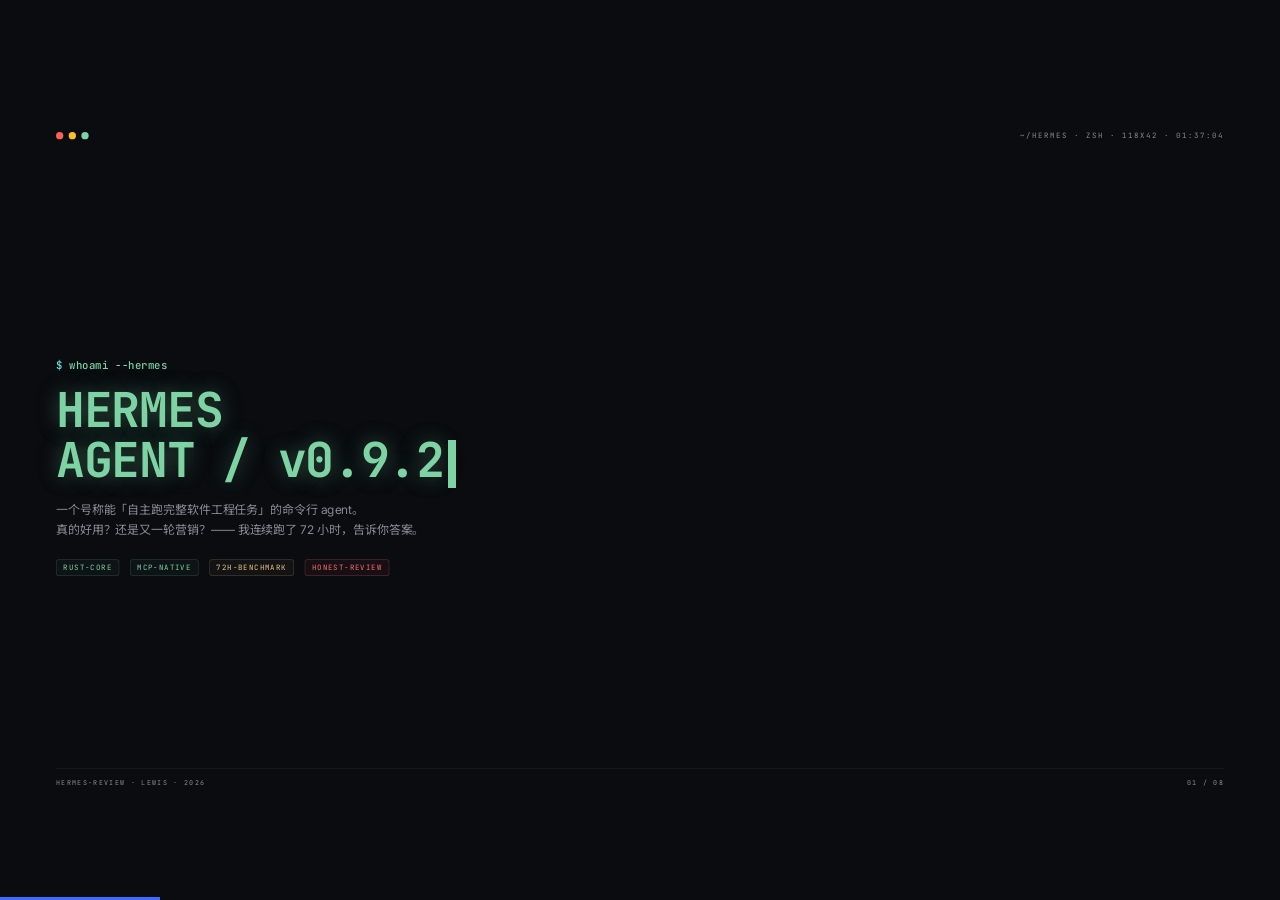
<file: .agents/skills/html-ppt/templates/full-decks/hermes-cyber-terminal/index.html>
<!DOCTYPE html>
<html lang="zh-CN">
<head>
<meta charset="UTF-8">
<meta name="viewport" content="width=device-width, initial-scale=1">
<title>Hermes Cyber Terminal</title>
<link rel="stylesheet" href="../../../assets/fonts.css">
<link rel="stylesheet" href="../../../assets/base.css">
<link rel="stylesheet" href="style.css">
</head>
<body class="tpl-hermes-cyber-terminal">
<div class="deck">

  <!-- 1. COVER -->
  <section class="slide is-active">
    <div class="hc-grid"></div>
    <div class="hc-vignette"></div>
    <div class="hc-scanlines"></div>
    <div class="hc-chrome"><div class="dots"><span></span><span></span><span></span></div><div>~/hermes · zsh · 118x42 · 01:37:04</div></div>
    <div style="margin:auto 0">
      <p class="hc-prompt">whoami --hermes</p>
      <h1 class="hc-h1">HERMES<br>AGENT / v0.9.2<span class="hc-cursor"></span></h1>
      <p class="hc-lede">一个号称能「自主跑完整软件工程任务」的命令行 agent。<br>真的好用？还是又一轮营销？—— 我连续跑了 72 小时，告诉你答案。</p>
      <div style="margin-top:26px">
        <span class="hc-tag">rust-core</span>
        <span class="hc-tag">mcp-native</span>
        <span class="hc-tag amber">72h-benchmark</span>
        <span class="hc-tag red">honest-review</span>
      </div>
    </div>
    <div class="hc-footer"><span>hermes-review · lewis · 2026</span><span>01 / 08</span></div>
  </section>

  <!-- 2. SECTION DIVIDER -->
  <section class="slide">
    <div class="hc-grid"></div>
    <div class="hc-scanlines"></div>
    <div class="hc-chrome"><div class="dots"><span></span><span></span><span></span></div><div>section · 01/04</div></div>
    <div style="margin:auto 0">
      <p class="hc-prompt">cat chapter_01.md</p>
      <h1 class="hc-h1" style="font-size:110px">// Setup</h1>
      <p class="hc-lede">从 <code style="color:var(--hc-amber)">brew install hermes</code> 到第一次 prompt —— 一共 4 分 22 秒。</p>
    </div>
    <div class="hc-footer"><span>section · setup</span><span>02 / 08</span></div>
  </section>

  <!-- 3. CONTENT — spec cards -->
  <section class="slide">
    <div class="hc-grid"></div>
    <div class="hc-scanlines"></div>
    <div class="hc-chrome"><div class="dots"><span></span><span></span><span></span></div><div>benchmark · cold-start</div></div>
    <h2 class="hc-h2">开箱数据</h2>
    <p class="hc-lede">cold start → first-successful-task 三次平均</p>
    <div class="hc-grid-3">
      <div class="hc-card"><div class="lbl">install time</div><div class="val">42s</div><div class="desc">单 binary，无 docker，无 python env。</div></div>
      <div class="hc-card"><div class="lbl">first token</div><div class="val">1.8s</div><div class="desc">接入 claude-opus-4-6，无预热。</div></div>
      <div class="hc-card"><div class="lbl">first PR merged</div><div class="val">4m22s</div><div class="desc">跑的是 fix-a-typo 级别的低难度任务。</div></div>
    </div>
    <div class="hc-grid-2">
      <div class="hc-card"><div class="lbl">// verdict +</div><div class="val" style="color:var(--hc-green);font-size:18px">冷启动是真的快</div><div class="desc">和 OpenClaw 的 docker + pip 流程比，快不止一个数量级。</div></div>
      <div class="hc-card"><div class="lbl">// verdict -</div><div class="val" style="color:var(--hc-red);font-size:18px">MCP 服务器配置不够友好</div><div class="desc">env 变量需要手动塞进 ~/.hermes/env，文档几乎没写。</div></div>
    </div>
    <div class="hc-footer"><span>data · verified 3 runs</span><span>03 / 08</span></div>
  </section>

  <!-- 4. CODE -->
  <section class="slide">
    <div class="hc-grid"></div>
    <div class="hc-scanlines"></div>
    <div class="hc-chrome"><div class="dots"><span></span><span></span><span></span></div><div>trace · hermes run</div></div>
    <p class="hc-prompt">hermes run "refactor auth module to use pkce"</p>
    <h3 class="hc-h3" style="margin-top:12px">↓ 真实 trace (节选)</h3>
    <pre class="hc-codebox" style="margin-top:10px"><span class="cm"># hermes v0.9.2 · session 42a1</span>
[<span class="fn">plan</span>]    <span class="st">"分析 src/auth/*.ts → 找 oauth flow → 抽成 pkce"</span>
[<span class="fn">read</span>]    src/auth/oauth.ts       <span class="cm">// 214 lines</span>
[<span class="fn">read</span>]    src/auth/token.ts       <span class="cm">// 88 lines</span>
[<span class="kw">think</span>]   <span class="st">"发现 implicit flow，改为 code+pkce，需新 state param"</span>
[<span class="fn">edit</span>]    src/auth/oauth.ts       <span class="hl">+43 -17</span>
[<span class="fn">edit</span>]    src/auth/token.ts       <span class="hl">+12 -4</span>
[<span class="fn">test</span>]    pnpm vitest auth        <span class="st">PASS 18/18</span>
[<span class="fn">commit</span>]  <span class="var">"feat(auth): migrate to oauth2 code+pkce"</span>
[<span class="fn">push</span>]    origin feat/pkce-auth   <span class="st">ok</span>

<span class="cm"># 总耗时 3m 14s · 14k tokens · $0.21</span></pre>
    <div class="hc-footer"><span>trace · live</span><span>04 / 08</span></div>
  </section>

  <!-- 5. CHART -->
  <section class="slide">
    <div class="hc-grid"></div>
    <div class="hc-scanlines"></div>
    <div class="hc-chrome"><div class="dots"><span></span><span></span><span></span></div><div>benchmark · hermes vs openclaw</div></div>
    <h2 class="hc-h2">72 小时对比</h2>
    <p class="hc-lede">同一组 48 个 GitHub issue，两个 agent 各跑一遍</p>
    <svg viewBox="0 0 1000 380" style="width:100%;max-width:1040px;margin-top:24px" xmlns="http://www.w3.org/2000/svg">
      <g font-family="JetBrains Mono, monospace" font-size="13" fill="#8a8892">
        <!-- axis -->
        <line x1="80" y1="40" x2="80" y2="320" stroke="rgba(126,211,164,.2)"/>
        <line x1="80" y1="320" x2="960" y2="320" stroke="rgba(126,211,164,.2)"/>
        <!-- y labels -->
        <text x="70" y="46" text-anchor="end">100%</text>
        <text x="70" y="116" text-anchor="end">75%</text>
        <text x="70" y="186" text-anchor="end">50%</text>
        <text x="70" y="256" text-anchor="end">25%</text>
        <text x="70" y="324" text-anchor="end">0</text>
        <!-- bars: hermes -->
        <g>
          <rect x="130" y="80"  width="80" height="240" fill="rgba(126,211,164,.15)" stroke="#7ed3a4" stroke-width="1.5"/>
          <text x="170" y="76" text-anchor="middle" fill="#7ed3a4" font-weight="700">82%</text>
          <text x="170" y="345" text-anchor="middle">resolved</text>
          <rect x="240" y="146" width="80" height="174" fill="rgba(126,211,164,.15)" stroke="#7ed3a4" stroke-width="1.5"/>
          <text x="280" y="142" text-anchor="middle" fill="#7ed3a4" font-weight="700">58%</text>
          <text x="280" y="345" text-anchor="middle">one-shot</text>
          <rect x="350" y="60"  width="80" height="260" fill="rgba(126,211,164,.15)" stroke="#7ed3a4" stroke-width="1.5"/>
          <text x="390" y="56" text-anchor="middle" fill="#7ed3a4" font-weight="700">89%</text>
          <text x="390" y="345" text-anchor="middle">test-pass</text>
          <rect x="460" y="110" width="80" height="210" fill="rgba(126,211,164,.15)" stroke="#7ed3a4" stroke-width="1.5"/>
          <text x="500" y="106" text-anchor="middle" fill="#7ed3a4" font-weight="700">71%</text>
          <text x="500" y="345" text-anchor="middle">pr-merged</text>
        </g>
        <!-- bars: openclaw -->
        <g>
          <rect x="570" y="150" width="80" height="170" fill="rgba(233,197,138,.12)" stroke="#e9c58a" stroke-width="1.5"/>
          <text x="610" y="146" text-anchor="middle" fill="#e9c58a" font-weight="700">60%</text>
          <text x="610" y="345" text-anchor="middle">resolved</text>
          <rect x="680" y="212" width="80" height="108" fill="rgba(233,197,138,.12)" stroke="#e9c58a" stroke-width="1.5"/>
          <text x="720" y="208" text-anchor="middle" fill="#e9c58a" font-weight="700">38%</text>
          <text x="720" y="345" text-anchor="middle">one-shot</text>
          <rect x="790" y="130" width="80" height="190" fill="rgba(233,197,138,.12)" stroke="#e9c58a" stroke-width="1.5"/>
          <text x="830" y="126" text-anchor="middle" fill="#e9c58a" font-weight="700">67%</text>
          <text x="830" y="345" text-anchor="middle">test-pass</text>
        </g>
        <!-- legend -->
        <g transform="translate(820,50)">
          <rect x="0" y="0" width="14" height="14" fill="rgba(126,211,164,.15)" stroke="#7ed3a4"/>
          <text x="22" y="12" fill="#7ed3a4">hermes 0.9.2</text>
          <rect x="0" y="22" width="14" height="14" fill="rgba(233,197,138,.12)" stroke="#e9c58a"/>
          <text x="22" y="34" fill="#e9c58a">openclaw 2.1</text>
        </g>
      </g>
    </svg>
    <div class="hc-footer"><span>benchmark · n=48</span><span>05 / 08</span></div>
  </section>

  <!-- 6. STATS -->
  <section class="slide">
    <div class="hc-grid"></div>
    <div class="hc-scanlines"></div>
    <div class="hc-chrome"><div class="dots"><span></span><span></span><span></span></div><div>tldr</div></div>
    <p class="hc-prompt">echo $VERDICT</p>
    <div class="hc-big">7.8<span style="font-size:60px;color:var(--hc-ink2)">/ 10</span></div>
    <p class="hc-lede" style="margin-top:14px">值得装，还不值得完全依赖。</p>
    <div class="hc-grid-2" style="margin-top:24px">
      <div class="hc-card"><div class="lbl">+ strong points</div><div class="desc">• rust 本体冷启快<br>• trace 可读性极强<br>• diff 审核友好，commit message 也写得合格</div></div>
      <div class="hc-card"><div class="lbl">- weak points</div><div class="desc">• plan 阶段偶尔跳步<br>• 超 50k LoC 仓库会 OOM<br>• MCP 配置需要手动塞 env</div></div>
    </div>
    <div class="hc-footer"><span>verdict · honest</span><span>06 / 08</span></div>
  </section>

  <!-- 7. CTA -->
  <section class="slide">
    <div class="hc-grid"></div>
    <div class="hc-scanlines"></div>
    <div class="hc-chrome"><div class="dots"><span></span><span></span><span></span></div><div>install</div></div>
    <h2 class="hc-h2">想自己跑一遍？</h2>
    <p class="hc-lede">三条命令，不到 5 分钟就能看见它干第一件事。</p>
    <pre class="hc-codebox" style="margin-top:22px"><span class="cm"># 1. install</span>
<span class="kw">$</span> brew install hermes-agent/tap/hermes

<span class="cm"># 2. auth (先准备好 anthropic api key)</span>
<span class="kw">$</span> hermes auth login

<span class="cm"># 3. first task</span>
<span class="kw">$</span> cd ~/your-repo && hermes run <span class="st">"add a CHANGELOG.md from git log"</span></pre>
    <div style="margin-top:26px">
      <span class="hc-tag">brew-ready</span>
      <span class="hc-tag">opus-4.6</span>
      <span class="hc-tag amber">needs-api-key</span>
    </div>
    <div class="hc-footer"><span>try-it-now</span><span>07 / 08</span></div>
  </section>

  <!-- 8. THANKS -->
  <section class="slide">
    <div class="hc-grid"></div>
    <div class="hc-scanlines"></div>
    <div class="hc-chrome"><div class="dots"><span></span><span></span><span></span></div><div>EOF</div></div>
    <div style="margin:auto 0">
      <p class="hc-prompt">exit 0</p>
      <h1 class="hc-h1" style="font-size:120px">// thanks<span class="hc-cursor"></span></h1>
      <p class="hc-lede">完整 trace、48 个任务的 PR 列表、benchmark 脚本都在 <span style="color:var(--hc-amber)">github.com/lewis/hermes-review</span></p>
    </div>
    <div class="hc-footer"><span>session closed</span><span>08 / 08</span></div>
  </section>

</div>
<script src="../../../assets/runtime.js"></script>
</body>
</html>
</file>
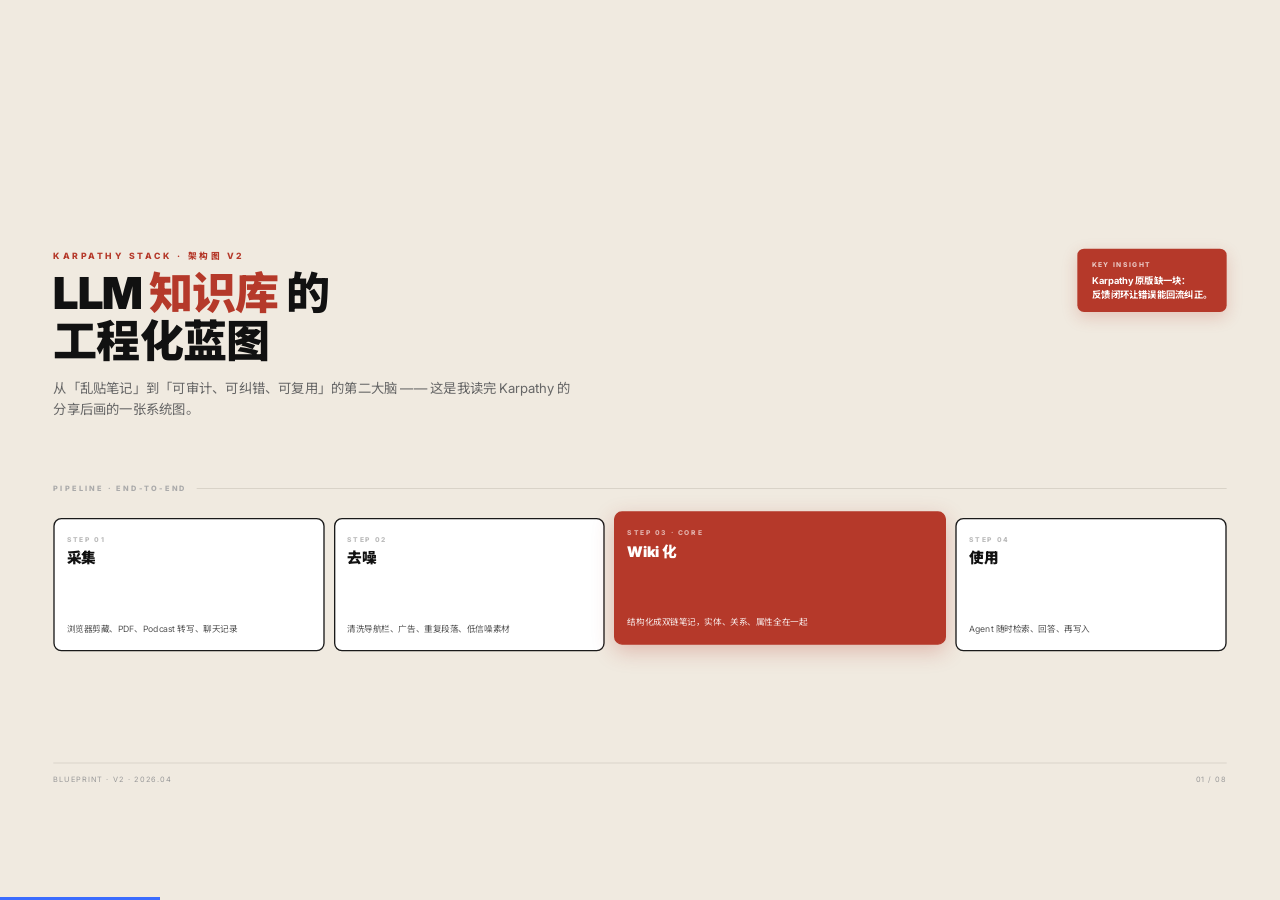
<file: .agents/skills/html-ppt/templates/full-decks/knowledge-arch-blueprint/index.html>
<!DOCTYPE html>
<html lang="zh-CN">
<head>
<meta charset="UTF-8">
<meta name="viewport" content="width=device-width, initial-scale=1">
<title>Knowledge Arch Blueprint</title>
<link rel="stylesheet" href="../../../assets/fonts.css">
<link rel="stylesheet" href="../../../assets/base.css">
<link rel="stylesheet" href="style.css">
</head>
<body class="tpl-knowledge-arch-blueprint">
<div class="deck">

  <!-- 1. COVER -->
  <section class="slide is-active">
    <div class="kb-grid-bg"></div>
    <div style="display:flex;justify-content:space-between;align-items:flex-start;gap:40px;margin-bottom:44px">
      <div>
        <div class="kb-kicker">Karpathy Stack · 架构图 v2</div>
        <h1 class="kb-h1">LLM <span class="rust">知识库</span> 的<br>工程化蓝图</h1>
        <p class="kb-sub">从「乱贴笔记」到「可审计、可纠错、可复用」的第二大脑 —— 这是我读完 Karpathy 的分享后画的一张系统图。</p>
      </div>
      <div class="kb-insight"><span class="kk">KEY INSIGHT</span>Karpathy 原版缺一块：<br>反馈闭环让错误能回流纠正。</div>
    </div>
    <div class="kb-section-label">Pipeline · End-to-end</div>
    <div class="kb-pipeline">
      <div class="kb-step"><div class="kb-step-num">STEP 01</div><div class="kb-step-title">采集</div><div class="kb-step-body">浏览器剪藏、PDF、Podcast 转写、聊天记录</div></div>
      <div class="kb-step"><div class="kb-step-num">STEP 02</div><div class="kb-step-title">去噪</div><div class="kb-step-body">清洗导航栏、广告、重复段落、低信噪素材</div></div>
      <div class="kb-step hero"><div class="kb-step-num">STEP 03 · CORE</div><div class="kb-step-title">Wiki 化</div><div class="kb-step-body">结构化成双链笔记，实体、关系、属性全在一起</div></div>
      <div class="kb-step"><div class="kb-step-num">STEP 04</div><div class="kb-step-title">使用</div><div class="kb-step-body">Agent 随时检索、回答、再写入</div></div>
    </div>
    <div class="kb-footer"><span>Blueprint · v2 · 2026.04</span><span>01 / 08</span></div>
  </section>

  <!-- 2. SECTION DIVIDER -->
  <section class="slide">
    <div class="kb-grid-bg"></div>
    <div style="margin:auto 0">
      <div class="kb-kicker">Chapter One</div>
      <h1 class="kb-h1" style="font-size:120px">为什么 <span class="rust">笔记</span><br>不够用了</h1>
      <p class="kb-sub" style="font-size:24px;margin-top:20px">当你的知识量超过记忆容量，<br>你需要的不是更多文件，而是一张<b>可导航的图</b>。</p>
    </div>
    <div class="kb-footer"><span>Section · Chapter 1</span><span>02 / 08</span></div>
  </section>

  <!-- 3. CONTENT 2-col -->
  <section class="slide">
    <div class="kb-grid-bg"></div>
    <div class="kb-kicker">Problem · Solution</div>
    <h1 class="kb-h1" style="font-size:48px">原版 vs <span class="rust">升级版</span></h1>
    <div class="kb-grid-2">
      <div class="kb-card">
        <div class="kb-kicker" style="color:#888">原版 Karpathy</div>
        <h4>一次性写入</h4>
        <p>采集 → 转写 → 存档，错了就错了。没有回路，没有修正机制，笔记越多越混乱。</p>
      </div>
      <div class="kb-card" style="background:var(--kb-rust-soft);border-color:var(--kb-rust)">
        <div class="kb-kicker">升级 v2</div>
        <h4>反馈闭环</h4>
        <p>AI 使用知识库时记录每次 miss / 幻觉 / 过期事实，自动回灌到源文件，让笔记会自我修正。</p>
      </div>
    </div>
    <div class="kb-legend">
      <div class="d"><span class="b"></span>普通节点</div>
      <div class="d"><span class="b rust"></span>核心节点 · 反馈回路入口</div>
      <div class="d">—— 数据流 &nbsp;&nbsp; ┈┈ 反馈回路</div>
    </div>
    <div class="kb-footer"><span>Content · Compare</span><span>03 / 08</span></div>
  </section>

  <!-- 4. CODE -->
  <section class="slide">
    <div class="kb-grid-bg"></div>
    <div class="kb-kicker">Implementation · Skill Manifest</div>
    <h1 class="kb-h1" style="font-size:48px">反馈回路 <span class="rust">怎么实现</span></h1>
    <p class="kb-sub">一个 100 行的 Agent Skill，把「AI 用得顺不顺」回写成 vault 的一条条修订记录。</p>
    <pre class="kb-codebox"><span class="cm"># skills/wiki-feedback/SKILL.md</span>
<span class="kw">name</span>: wiki-feedback
<span class="kw">trigger</span>: <span class="st">"after every retrieval"</span>

<span class="kw">on_hit</span>:     record(<span class="st">query, path, used=true</span>)
<span class="kw">on_miss</span>:    record(<span class="st">query, reason=</span><span class="hl">"not-in-vault"</span>)
<span class="kw">on_wrong</span>:   record(<span class="st">query, correction, path</span>)

<span class="kw">nightly</span>:
  - <span class="st">aggregate misses → suggest new notes</span>
  - <span class="st">aggregate wrongs → diff-patch old notes</span>
  - <span class="st">commit to git, open PR for human review</span></pre>
    <div class="kb-footer"><span>Content · Code</span><span>04 / 08</span></div>
  </section>

  <!-- 5. DIAGRAM - SVG feedback loop -->
  <section class="slide">
    <div class="kb-grid-bg"></div>
    <div class="kb-kicker">System Diagram</div>
    <h1 class="kb-h1" style="font-size:44px">反馈回路全貌</h1>
    <svg viewBox="0 0 1200 520" style="width:100%;max-width:1200px;margin-top:20px" xmlns="http://www.w3.org/2000/svg">
      <defs>
        <marker id="arrow" viewBox="0 0 10 10" refX="9" refY="5" markerWidth="7" markerHeight="7" orient="auto">
          <path d="M0,0 L10,5 L0,10 z" fill="#1a1a1a"/>
        </marker>
        <marker id="arrow-r" viewBox="0 0 10 10" refX="9" refY="5" markerWidth="7" markerHeight="7" orient="auto">
          <path d="M0,0 L10,5 L0,10 z" fill="#B5392A"/>
        </marker>
      </defs>
      <g font-family="Inter, sans-serif" font-size="16" font-weight="700">
        <!-- boxes -->
        <rect x="40" y="180" width="200" height="120" rx="10" fill="#fff" stroke="#1a1a1a" stroke-width="2"/>
        <text x="140" y="220" text-anchor="middle">Sources</text>
        <text x="140" y="250" text-anchor="middle" font-size="12" font-weight="400" fill="#666">web · pdf · chat</text>

        <rect x="300" y="180" width="200" height="120" rx="10" fill="#fff" stroke="#1a1a1a" stroke-width="2"/>
        <text x="400" y="220" text-anchor="middle">Clean + Split</text>
        <text x="400" y="250" text-anchor="middle" font-size="12" font-weight="400" fill="#666">defuddle / chunker</text>

        <rect x="560" y="160" width="220" height="160" rx="10" fill="#B5392A" stroke="#B5392A" stroke-width="2"/>
        <text x="670" y="210" text-anchor="middle" fill="#fff" font-size="20">Vault (Wiki)</text>
        <text x="670" y="240" text-anchor="middle" font-size="12" font-weight="400" fill="rgba(255,255,255,.8)">markdown · links</text>
        <text x="670" y="262" text-anchor="middle" font-size="12" font-weight="400" fill="rgba(255,255,255,.8)">bases · canvas</text>

        <rect x="840" y="180" width="200" height="120" rx="10" fill="#fff" stroke="#1a1a1a" stroke-width="2"/>
        <text x="940" y="220" text-anchor="middle">Agent Use</text>
        <text x="940" y="250" text-anchor="middle" font-size="12" font-weight="400" fill="#666">retrieve / answer</text>

        <!-- forward arrows -->
        <line x1="245" y1="240" x2="295" y2="240" stroke="#1a1a1a" stroke-width="2" marker-end="url(#arrow)"/>
        <line x1="505" y1="240" x2="555" y2="240" stroke="#1a1a1a" stroke-width="2" marker-end="url(#arrow)"/>
        <line x1="785" y1="240" x2="835" y2="240" stroke="#1a1a1a" stroke-width="2" marker-end="url(#arrow)"/>

        <!-- feedback dashed -->
        <path d="M 940 180 Q 940 80, 670 80 Q 400 80, 400 180" fill="none" stroke="#B5392A" stroke-width="2" stroke-dasharray="6 6" marker-end="url(#arrow-r)"/>
        <rect x="580" y="58" width="180" height="30" rx="6" fill="#F0EAE0" stroke="#B5392A" stroke-width="1"/>
        <text x="670" y="78" text-anchor="middle" fill="#B5392A" font-size="12">FEEDBACK · wrong / miss</text>

        <!-- bottom feedback to sources -->
        <path d="M 940 300 Q 940 420, 670 420 Q 140 420, 140 300" fill="none" stroke="#B5392A" stroke-width="2" stroke-dasharray="6 6" marker-end="url(#arrow-r)"/>
        <rect x="560" y="400" width="220" height="30" rx="6" fill="#F0EAE0" stroke="#B5392A" stroke-width="1"/>
        <text x="670" y="420" text-anchor="middle" fill="#B5392A" font-size="12">NIGHTLY · suggest new sources</text>
      </g>
    </svg>
    <div class="kb-footer"><span>Diagram · Feedback Loop</span><span>05 / 08</span></div>
  </section>

  <!-- 6. STATS -->
  <section class="slide">
    <div class="kb-grid-bg"></div>
    <div class="kb-kicker">After 6 Months</div>
    <h1 class="kb-h1" style="font-size:44px">升级版 <span class="rust">跑了半年</span> 的数据</h1>
    <div style="display:grid;grid-template-columns:1.3fr 1fr 1fr;gap:24px;margin-top:28px;align-items:center">
      <div style="text-align:center"><div class="kb-big-num">13</div><p style="font-size:14px;color:#666;margin-top:6px;letter-spacing:.1em;text-transform:uppercase">关键优化项 · 全部落地</p></div>
      <div class="kb-card"><h4 style="color:var(--kb-rust)">-62%</h4><p>幻觉率（相比无反馈回路版本）</p></div>
      <div class="kb-card"><h4 style="color:var(--kb-rust)">+4.1×</h4><p>单次检索命中率</p></div>
    </div>
    <div class="kb-grid-2" style="margin-top:18px">
      <div class="kb-card"><h4>自动修订 227 条</h4><p>其中 189 条被人工批准合并，38 条被拒绝（数据已归档）。</p></div>
      <div class="kb-card"><h4>新增笔记 412 篇</h4><p>从 miss 日志聚类而来，每篇都有来源追溯。</p></div>
    </div>
    <div class="kb-footer"><span>Content · Stats</span><span>06 / 08</span></div>
  </section>

  <!-- 7. CTA -->
  <section class="slide">
    <div class="kb-grid-bg"></div>
    <div class="kb-kicker">Next Step</div>
    <h1 class="kb-h1" style="font-size:60px">开始你的 <span class="rust">Wiki v2</span></h1>
    <p class="kb-sub">不用重写所有笔记。先接一条回路，让 AI 的每次使用都在「改好」你的 vault。</p>
    <div class="kb-pipeline">
      <div class="kb-step"><div class="kb-step-num">TONIGHT</div><div class="kb-step-title">装 Skill</div><div class="kb-step-body">pnpm i -g @lewis/wiki-feedback</div></div>
      <div class="kb-step"><div class="kb-step-num">DAY 2</div><div class="kb-step-title">跑 7 天</div><div class="kb-step-body">观察 miss log 自动累积</div></div>
      <div class="kb-step hero"><div class="kb-step-num">DAY 8 · CORE</div><div class="kb-step-title">第一次审 PR</div><div class="kb-step-body">花 15 分钟 review 自动生成的修订</div></div>
      <div class="kb-step"><div class="kb-step-num">MONTH 1</div><div class="kb-step-title">开始信它</div><div class="kb-step-body">你的 vault 会变成活的</div></div>
    </div>
    <div class="kb-footer"><span>CTA</span><span>07 / 08</span></div>
  </section>

  <!-- 8. THANKS -->
  <section class="slide">
    <div class="kb-grid-bg"></div>
    <div style="margin:auto 0;text-align:center">
      <div class="kb-kicker">END · blueprint v2</div>
      <h1 class="kb-h1" style="font-size:140px;margin-top:24px">谢谢 <span class="rust">·</span> thanks</h1>
      <p class="kb-sub" style="margin:0 auto;font-size:22px">图纸、Skill、笔记模板都在 <b>github.com/lewis/karpathy-wiki-v2</b></p>
    </div>
    <div class="kb-footer"><span>End of deck</span><span>08 / 08</span></div>
  </section>

</div>
<script src="../../../assets/runtime.js"></script>
</body>
</html>
</file>
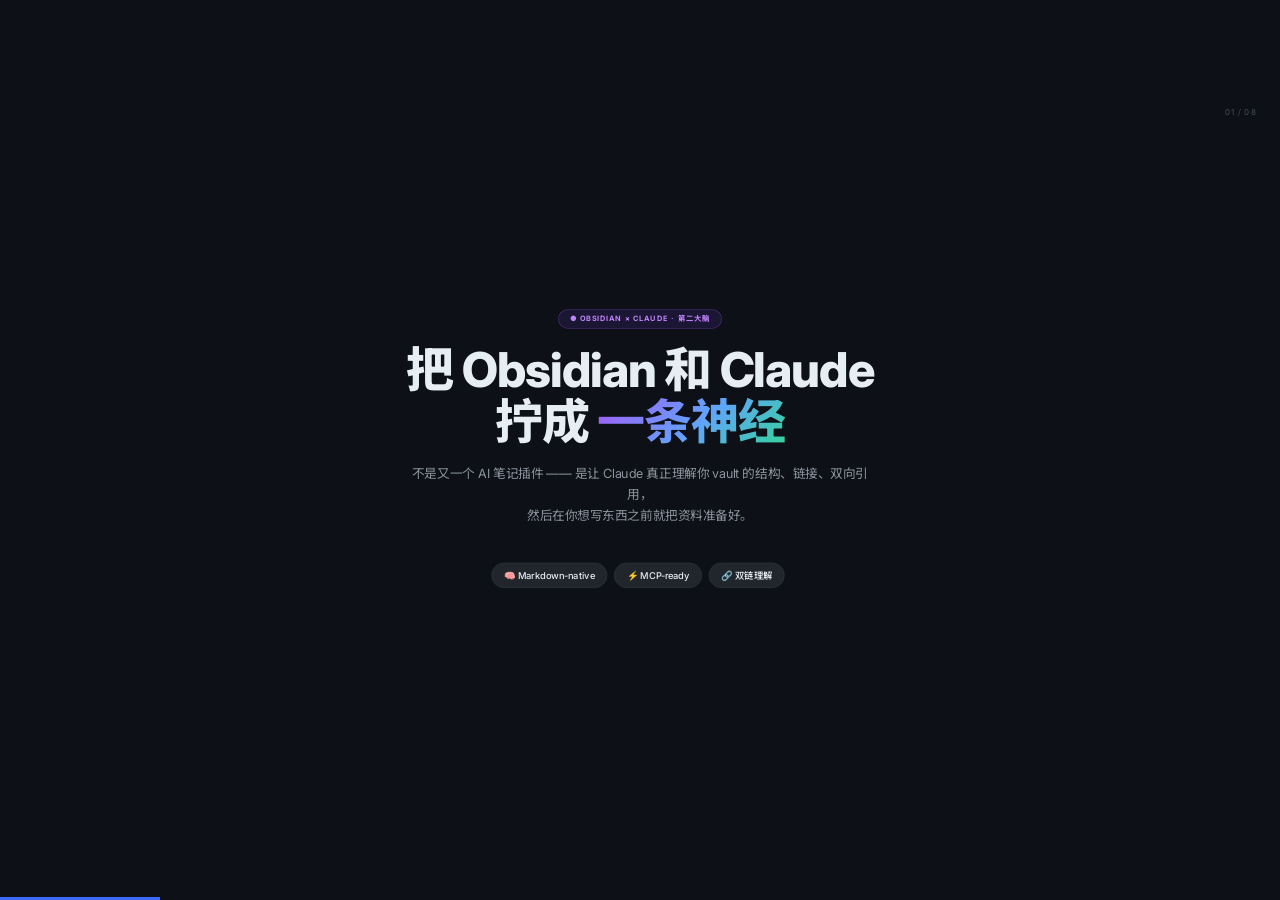
<file: .agents/skills/html-ppt/templates/full-decks/obsidian-claude-gradient/index.html>
<!DOCTYPE html>
<html lang="zh-CN">
<head>
<meta charset="UTF-8">
<meta name="viewport" content="width=device-width, initial-scale=1">
<title>Obsidian × Claude Gradient</title>
<link rel="stylesheet" href="../../../assets/fonts.css">
<link rel="stylesheet" href="../../../assets/base.css">
<link rel="stylesheet" href="style.css">
</head>
<body class="tpl-obsidian-claude-gradient">
<div class="deck">

  <!-- 1. COVER -->
  <section class="slide is-active">
    <div class="oc-cbg"></div>
    <div class="oc-cgrid"></div>
    <div class="oc-snum">01 / 08</div>
    <div class="oc-tag">● OBSIDIAN × CLAUDE · 第二大脑</div>
    <h1 class="oc-h1">把 Obsidian 和 Claude<br>拧成 <span class="oc-g">一条神经</span></h1>
    <p class="oc-sub">不是又一个 AI 笔记插件 —— 是让 Claude 真正理解你 vault 的结构、链接、双向引用，<br>然后在你想写东西之前就把资料准备好。</p>
    <div style="margin-top:32px">
      <span class="oc-pill">🧠 Markdown-native</span>
      <span class="oc-pill">⚡ MCP-ready</span>
      <span class="oc-pill">🔗 双链理解</span>
    </div>
  </section>

  <!-- 2. SECTION -->
  <section class="slide">
    <div class="oc-cbg"></div>
    <div class="oc-cgrid"></div>
    <div class="oc-snum">02 / 08</div>
    <div class="oc-tag">● CHAPTER 01</div>
    <h1 class="oc-h1" style="font-size:110px">Why <span class="oc-g">not</span> Notion?</h1>
    <p class="oc-sub">当你的知识多到会互相引用时，<br>「文件夹」就不够了，「数据库」也不是答案。</p>
  </section>

  <!-- 3. CONTENT — compare cards -->
  <section class="slide">
    <div class="oc-cbg"></div>
    <div class="oc-cgrid"></div>
    <div class="oc-snum">03 / 08</div>
    <div class="oc-tag">● COMPARE</div>
    <h2 class="oc-h2">Notion vs <span class="oc-g">Obsidian</span> · 对 AI 友好度</h2>
    <div class="oc-grid-2">
      <div class="oc-card">
        <span class="oc-badge oc-bb">NOTION</span>
        <h4 style="font-size:20px;margin-bottom:10px">数据库原生</h4>
        <p style="color:var(--oc-dim);font-size:14px;line-height:1.65">适合结构化任务、团队协作，但是——<br>• AI 要走 API，拿不到实时全文<br>• 嵌套块结构复杂，token 成本高<br>• 本地化差，没法当长期记忆</p>
      </div>
      <div class="oc-card" style="border-color:rgba(168,85,247,.35);background:rgba(124,58,237,.05)">
        <span class="oc-badge oc-bp">OBSIDIAN</span>
        <h4 style="font-size:20px;margin-bottom:10px">纯 Markdown + 双链</h4>
        <p style="color:var(--oc-dim);font-size:14px;line-height:1.65">对 AI 天生友好 ——<br>• 所有东西就是文件，Claude 直接读<br>• 双链 = 天然 graph，抽实体几乎零成本<br>• 离线、可 git、可 diff、可回滚</p>
      </div>
    </div>
    <div class="oc-hl" style="margin-top:26px">💡 <b>关键洞察：</b>AI 不需要「更聪明的数据库」，它需要「能被它自己读懂的文件系统」。</div>
  </section>

  <!-- 4. STEPS -->
  <section class="slide">
    <div class="oc-cbg"></div>
    <div class="oc-cgrid"></div>
    <div class="oc-snum">04 / 08</div>
    <div class="oc-tag">● SETUP · 4 STEPS</div>
    <h2 class="oc-h2">从 0 到第一次「AI 写笔记」</h2>
    <div class="oc-steps">
      <div class="oc-step"><div class="oc-sn">1</div><div class="oc-sc"><h4>装 Obsidian + 开 Local REST API 插件</h4><p>社区插件，一个勾就开。它让外部进程能 read/write 你的 vault。</p></div></div>
      <div class="oc-step"><div class="oc-sn">2</div><div class="oc-sc"><h4>接 Claude Desktop + obsidian-mcp server</h4><p>MCP 一个配置文件就能接，token 填 vault 的 api key。</p></div></div>
      <div class="oc-step"><div class="oc-sn">3</div><div class="oc-sc"><h4>装 5 个 obsidian-skills</h4><p>markdown / bases / canvas / cli / defuddle —— 让 Claude 知道怎么正确使用 Obsidian。</p></div></div>
      <div class="oc-step"><div class="oc-sn">4</div><div class="oc-sc"><h4>让 Claude 自己整理一次</h4><p>「帮我把最近 10 篇笔记里的重复概念合并，生成一张新的 MOC」—— 90 秒出结果。</p></div></div>
    </div>
  </section>

  <!-- 5. CODE -->
  <section class="slide">
    <div class="oc-cbg"></div>
    <div class="oc-cgrid"></div>
    <div class="oc-snum">05 / 08</div>
    <div class="oc-tag">● MCP CONFIG</div>
    <h2 class="oc-h2">claude_desktop_config.json</h2>
    <pre class="oc-code"><span class="cm">// ~/Library/Application Support/Claude/claude_desktop_config.json</span>
{
  <span class="cc">"mcpServers"</span>: {
    <span class="cc">"obsidian"</span>: {
      <span class="cc">"command"</span>: <span class="cs">"npx"</span>,
      <span class="cc">"args"</span>: [<span class="cs">"-y"</span>, <span class="cs">"@modelcontextprotocol/server-obsidian"</span>],
      <span class="cc">"env"</span>: {
        <span class="cc">"OBSIDIAN_API_KEY"</span>: <span class="cs">"xxxxxxxxxxxxxxxx"</span>,
        <span class="cc">"OBSIDIAN_HOST"</span>: <span class="cs">"http://127.0.0.1:27123"</span>
      }
    }
  }
}</pre>
    <p class="oc-sub" style="margin-top:18px">重启 Claude Desktop，输入 <b style="color:var(--oc-accent3)">/mcp</b>，你会看到 obsidian 已连。</p>
  </section>

  <!-- 6. STATS -->
  <section class="slide">
    <div class="oc-cbg"></div>
    <div class="oc-cgrid"></div>
    <div class="oc-snum">06 / 08</div>
    <div class="oc-tag">● 3 MONTHS IN</div>
    <h2 class="oc-h2">跑了 90 天，我的 <span class="oc-g">vault 数据</span></h2>
    <div class="oc-grid-3" style="margin-top:28px">
      <div class="oc-card" style="text-align:center"><div class="oc-big oc-g" style="font-size:80px">1,842</div><p style="color:var(--oc-dim);margin-top:8px;font-size:13px">notes in vault</p></div>
      <div class="oc-card" style="text-align:center"><div class="oc-big oc-g" style="font-size:80px">6.3k</div><p style="color:var(--oc-dim);margin-top:8px;font-size:13px">backlinks (由 AI 自动补)</p></div>
      <div class="oc-card" style="text-align:center"><div class="oc-big oc-g" style="font-size:80px">-74%</div><p style="color:var(--oc-dim);margin-top:8px;font-size:13px">找资料平均耗时</p></div>
    </div>
    <div class="oc-hl" style="margin-top:26px">最大收益不是「AI 帮我写」，而是「AI 帮我把旧笔记重新连起来」—— 每周 30 分钟，vault 就会主动生长。</div>
  </section>

  <!-- 7. QUOTE / CTA -->
  <section class="slide">
    <div class="oc-cbg"></div>
    <div class="oc-cgrid"></div>
    <div class="oc-snum">07 / 08</div>
    <div class="oc-tag">● CTA · 今晚可以做</div>
    <div class="oc-quote">
      <blockquote>不要再找「AI 笔记应用」了。<br>你要的是一个 <span class="oc-g">文件夹 + 一条神经</span>。</blockquote>
      <div class="attr">— 我自己，用了 90 天后</div>
    </div>
    <div style="margin-top:36px">
      <span class="oc-pill">⬇ obsidian.md</span>
      <span class="oc-pill">⬇ Claude Desktop</span>
      <span class="oc-pill">⬇ obsidian-mcp</span>
      <span class="oc-pill">⬇ obsidian-skills × 5</span>
    </div>
  </section>

  <!-- 8. THANKS -->
  <section class="slide">
    <div class="oc-cbg"></div>
    <div class="oc-cgrid"></div>
    <div class="oc-snum">08 / 08</div>
    <div class="oc-big oc-g">Thanks.</div>
    <p class="oc-sub" style="margin-top:26px">配置模板、skill manifest、我的 vault 结构图都在 <b style="color:var(--oc-accent3)">github.com/lewis/obsidian-claude</b></p>
  </section>

</div>
<script src="../../../assets/runtime.js"></script>
</body>
</html>
</file>
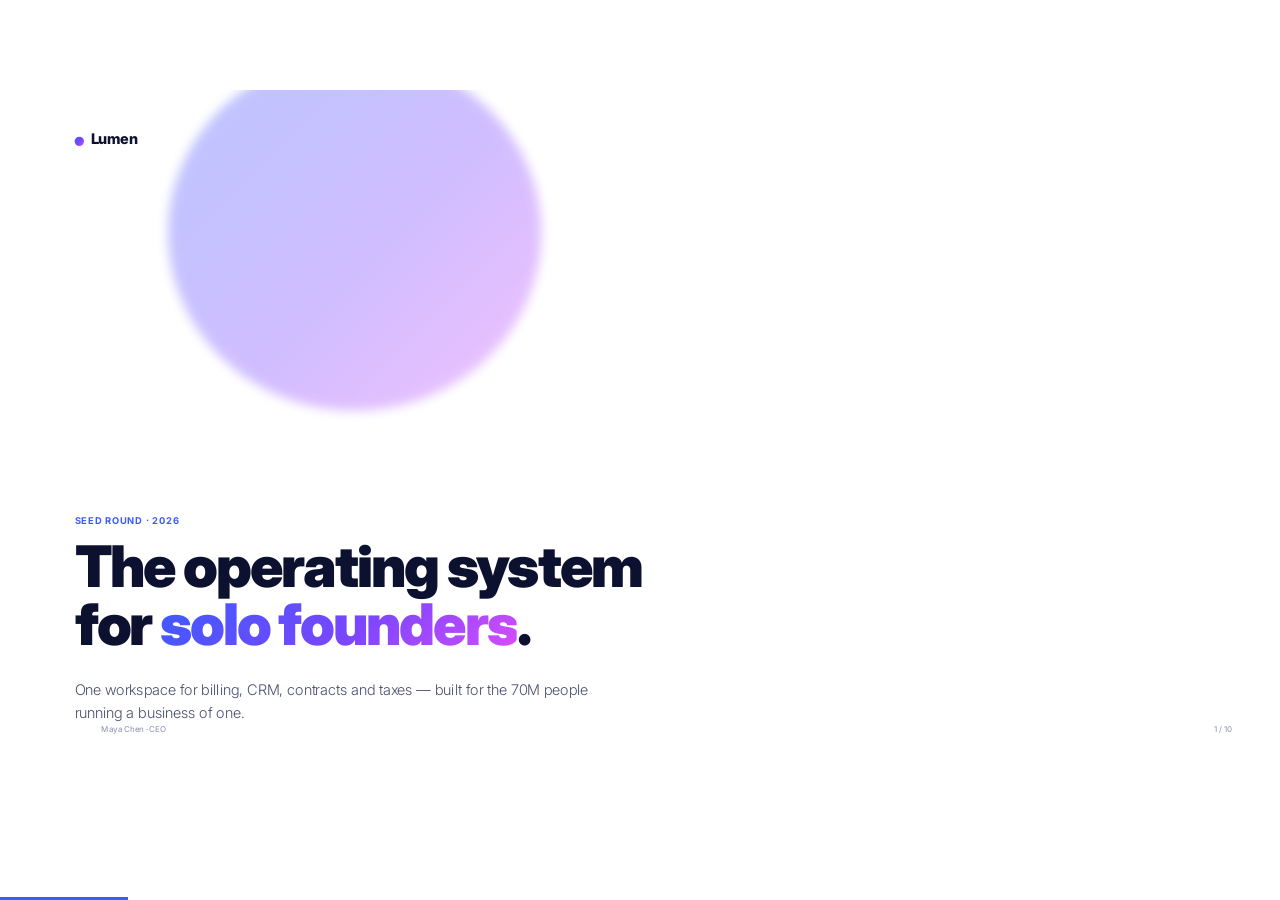
<file: .agents/skills/html-ppt/templates/full-decks/pitch-deck/index.html>
<!DOCTYPE html>
<html lang="en">
<head>
<meta charset="utf-8"><meta name="viewport" content="width=device-width,initial-scale=1">
<title>Lumen · Pitch Deck</title>
<link rel="stylesheet" href="../../../assets/fonts.css">
<link rel="stylesheet" href="../../../assets/base.css">
<link rel="stylesheet" href="../../../assets/animations/animations.css">
<link rel="stylesheet" href="style.css">
</head>
<body class="tpl-pitch-deck">
<div class="deck">

  <!-- 1. Cover -->
  <section class="slide" data-title="Cover">
    <div class="cover-bg"></div>
    <div class="cover-blob"></div>
    <div style="position:absolute;top:56px;left:112px"><span class="brand-dot"></span><span class="brand">Lumen</span></div>
    <p class="kicker">Seed round · 2026</p>
    <h1 class="h1 anim-fade-up" data-anim="fade-up">The operating system<br>for <span class="gradient-text">solo founders</span>.</h1>
    <p class="lede mt-m">One workspace for billing, CRM, contracts and taxes — built for the 70M people running a business of one.</p>
    <div class="deck-footer"><span>Maya Chen · CEO</span><span class="slide-number" data-current="1" data-total="10"></span></div>
  </section>

  <!-- 2. Problem -->
  <section class="slide" data-title="Problem">
    <span class="section-num">01</span>
    <p class="num-tag">PROBLEM</p>
    <h2 class="h2 mt-s">Solo founders duct-tape<br>7+ tools to stay alive.</h2>
    <div class="grid g3 mt-l">
      <div class="card"><h4>Fragmentation</h4><p class="dim">Stripe, QuickBooks, HubSpot, DocuSign, Notion, Gusto, a spreadsheet. Nothing talks.</p></div>
      <div class="card"><h4>$480/mo wasted</h4><p class="dim">Average solo founder pays for 9 SaaS seats they only half-use.</p></div>
      <div class="card"><h4>14 hrs / week lost</h4><p class="dim">Copy-pasting between tools instead of selling.</p></div>
    </div>
  </section>

  <!-- 3. Solution -->
  <section class="slide" data-title="Solution">
    <span class="section-num">02</span>
    <p class="num-tag">SOLUTION</p>
    <h2 class="h2 mt-s">Lumen is <span class="gradient-text">one spine</span><br>for the business of one.</h2>
    <p class="lede mt-m">Invoice a client → the payment lands → the tax is reserved → the contract is filed → your dashboard updates. In one app. Without plumbing.</p>
    <div class="row mt-l">
      <span class="pill pill-accent">Billing</span>
      <span class="pill pill-accent">CRM</span>
      <span class="pill pill-accent">Contracts</span>
      <span class="pill pill-accent">Taxes</span>
      <span class="pill pill-accent">Banking</span>
    </div>
  </section>

  <!-- 4. Product -->
  <section class="slide" data-title="Product">
    <span class="section-num">03</span>
    <p class="num-tag">PRODUCT</p>
    <h2 class="h2 mt-s">Built around "jobs to be done".</h2>
    <div class="grid g2 mt-l">
      <div class="card card-hover"><h4>Get paid</h4><p class="dim">Invoices, subscriptions and Stripe/Wise payouts with a single click. ACH, card, wire, crypto.</p></div>
      <div class="card card-hover"><h4>Stay legal</h4><p class="dim">E-sign contracts from templates. Auto-file 1099s and quarterly estimates.</p></div>
      <div class="card card-hover"><h4>Sell smarter</h4><p class="dim">Lead inbox, pipeline, email sequences. No separate CRM.</p></div>
      <div class="card card-hover"><h4>See the business</h4><p class="dim">Live P&amp;L, runway, top customers, churn. One dashboard, zero spreadsheets.</p></div>
    </div>
  </section>

  <!-- 5. Market -->
  <section class="slide" data-title="Market">
    <span class="section-num">04</span>
    <p class="num-tag">MARKET</p>
    <h2 class="h2 mt-s">A very big small business.</h2>
    <div class="grid g3 mt-l">
      <div class="metric"><div class="n">73M</div><div class="l">solo businesses in the US + EU</div></div>
      <div class="metric"><div class="n">$186B</div><div class="l">TAM · horizontal SaaS spend</div></div>
      <div class="metric"><div class="n">9.4%</div><div class="l">CAGR through 2030</div></div>
    </div>
    <p class="lede mt-l">Creators, consultants, indie devs, coaches, freelancers — the fastest-growing segment of the workforce, and the most under-served by tooling.</p>
  </section>

  <!-- 6. Business model -->
  <section class="slide" data-title="Business Model">
    <span class="section-num">05</span>
    <p class="num-tag">BUSINESS MODEL</p>
    <h2 class="h2 mt-s">Flat SaaS + payment rake.</h2>
    <div class="grid g3 mt-l">
      <div class="card"><h4>Starter</h4><div class="metric mt-s"><div class="n" style="font-size:56px">$29</div><div class="l">/ month · core billing + CRM</div></div></div>
      <div class="card card-accent"><h4>Pro</h4><div class="metric mt-s"><div class="n" style="font-size:56px">$79</div><div class="l">/ month · contracts, taxes, banking</div></div></div>
      <div class="card"><h4>+ Payments</h4><div class="metric mt-s"><div class="n" style="font-size:56px">0.4%</div><div class="l">interchange rake on processed volume</div></div></div>
    </div>
    <p class="dim mt-l">Blended LTV $1,920 · CAC payback 5 months at current funnel.</p>
  </section>

  <!-- 7. Traction -->
  <section class="slide" data-title="Traction">
    <span class="section-num">06</span>
    <p class="num-tag">TRACTION</p>
    <h2 class="h2 mt-s">6 months, growing 38% MoM.</h2>
    <div class="traction-bar mt-l">
      <div class="bar" style="height:18%"><em>$6k</em><span>Oct</span></div>
      <div class="bar" style="height:30%"><em>$11k</em><span>Nov</span></div>
      <div class="bar" style="height:44%"><em>$17k</em><span>Dec</span></div>
      <div class="bar" style="height:62%"><em>$26k</em><span>Jan</span></div>
      <div class="bar" style="height:82%"><em>$38k</em><span>Feb</span></div>
      <div class="bar" style="height:100%"><em>$54k</em><span>Mar</span></div>
    </div>
    <p class="dim mt-l" style="margin-top:48px">2,140 paying customers · NPS 72 · Net retention 118%</p>
  </section>

  <!-- 8. Team -->
  <section class="slide" data-title="Team">
    <span class="section-num">07</span>
    <p class="num-tag">TEAM</p>
    <h2 class="h2 mt-s">Shipped at scale before.</h2>
    <div class="grid g3 mt-l">
      <div class="card team-card"><div class="avatar">MC</div><h4>Maya Chen</h4><p class="dim">CEO · ex-Stripe billing lead. 8 yrs in payments.</p></div>
      <div class="card team-card"><div class="avatar">RP</div><h4>Raj Patel</h4><p class="dim">CTO · ex-Linear. Built multiplayer sync at 10M users.</p></div>
      <div class="card team-card"><div class="avatar">EK</div><h4>Elena Kim</h4><p class="dim">Head of Design · ex-Notion. Shipped the mobile relaunch.</p></div>
    </div>
  </section>

  <!-- 9. Ask -->
  <section class="slide" data-title="The Ask">
    <p class="num-tag">THE ASK</p>
    <div class="ask-box mt-m">
      <h2 class="h2">Raising $4.5M seed.</h2>
      <p class="lede" style="color:rgba(255,255,255,.9);max-width:60ch">18 months of runway to reach $3M ARR. 40% engineering, 35% growth, 15% compliance/banking licenses, 10% runway buffer.</p>
      <div class="row mt-l" style="gap:40px">
        <div><div style="font-size:44px;font-weight:900">$4.5M</div><div class="dim">SAFE · post-money cap $28M</div></div>
        <div><div style="font-size:44px;font-weight:900">18 mo</div><div class="dim">runway to Series A</div></div>
        <div><div style="font-size:44px;font-weight:900">$3M</div><div class="dim">ARR target by close</div></div>
      </div>
    </div>
  </section>

  <!-- 10. Thanks -->
  <section class="slide center tc" data-title="Thanks">
    <div class="cover-bg"></div>
    <div>
      <div class="mega">Thanks.</div>
      <p class="mega-sub">maya@lumen.app · lumen.app/investors</p>
      <div class="row mt-l" style="justify-content:center;gap:24px">
        <span class="pill pill-accent">Let's talk</span>
        <span class="pill">Deck v4.2 · Apr 2026</span>
      </div>
    </div>
  </section>

</div>
<script src="../../../assets/runtime.js"></script>
</body></html>
</file>
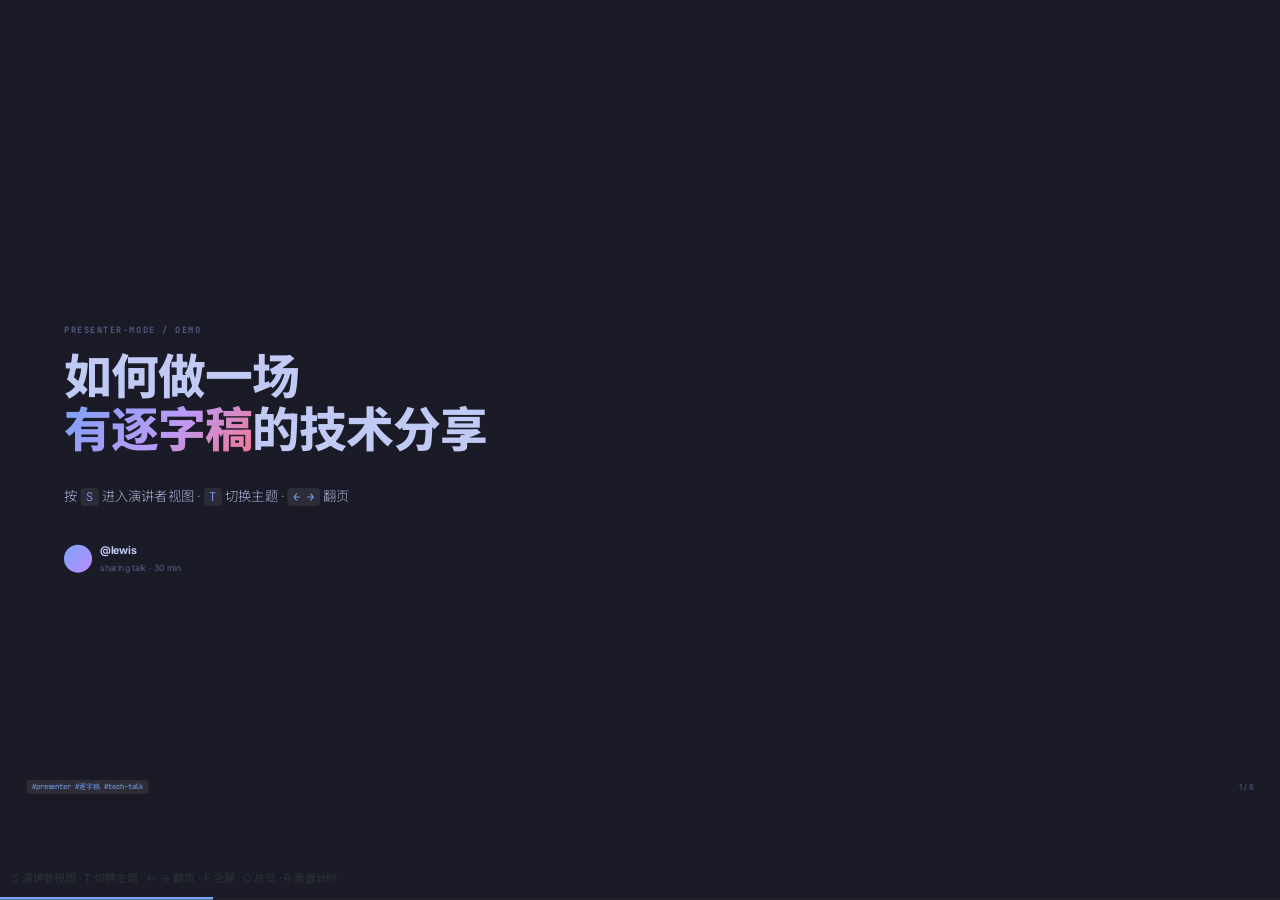
<file: .agents/skills/html-ppt/templates/full-decks/presenter-mode-reveal/index.html>
<!DOCTYPE html>
<html lang="zh-CN" data-themes="tokyo-night,dracula,catppuccin-mocha,nord,corporate-clean">
<head>
<meta charset="utf-8">
<meta name="viewport" content="width=device-width,initial-scale=1">
<title>演讲者模式示例 · Presenter Mode Deck</title>
<link rel="stylesheet" href="../../../assets/fonts.css">
<link rel="stylesheet" href="../../../assets/base.css">
<link rel="stylesheet" id="theme-link" href="../../../assets/themes/tokyo-night.css">
<link rel="stylesheet" href="../../../assets/animations/animations.css">
<link rel="stylesheet" href="style.css">
</head>
<body class="tpl-presenter-mode-reveal">
<div class="deck">

  <!-- ============ 1. COVER ============ -->
  <section class="slide" data-title="Cover">
    <p class="kicker">presenter-mode / demo</p>
    <h1 class="h1 anim-fade-up" data-anim="fade-up">如何做一场<br><span style="background:var(--grad);-webkit-background-clip:text;background-clip:text;color:transparent">有逐字稿</span>的技术分享</h1>
    <p class="lede mt-m">按 <span class="mono">S</span> 进入演讲者视图 · <span class="mono">T</span> 切换主题 · <span class="mono">← →</span> 翻页</p>
    <div class="speaker">
      <div class="av"></div>
      <div><b>@lewis</b><span>sharing talk · 30 min</span></div>
    </div>
    <div class="deck-footer">
      <span class="mono">#presenter #逐字稿 #tech-talk</span>
      <span class="slide-number" data-current="1" data-total="6"></span>
    </div>
    <aside class="notes">
      <p>大家好，欢迎来到今天的技术分享。我是 lewis，今天想跟大家聊一个很多人忽略但其实非常影响演讲效果的话题——<strong>如何让一场技术分享既有深度，又讲得不卡壳</strong>。</p>
      <p>在正式开始之前，先跟大家介绍一下这份 deck 本身：这是一个支持<em>演讲者模式</em>的 HTML 幻灯片模板。现在你们看到的是观众视图，但我自己的屏幕上看到的是完全不一样的东西——当前页、下一页、完整逐字稿、计时器，全在一块屏幕上。</p>
      <p>为什么我要专门做这个？因为我发现自己做技术分享时最大的痛点不是 PPT 不够好看，而是<strong>讲到某一页突然不知道该说什么，或者忘了过渡怎么接</strong>。今天这份分享既是内容本身，也是个演示——我会一直开着演讲者模式讲，你们可以观察我讲得有多流畅。</p>
      <p>今天分享大概 30 分钟，分 5 个部分。有问题随时打断。Let's go.</p>
    </aside>
  </section>

  <!-- ============ 2. AGENDA ============ -->
  <section class="slide" data-title="Agenda">
    <p class="kicker">agenda</p>
    <h2 class="h2">今天要讲的 5 件事</h2>
    <div class="stack mt-l">
      <div class="agenda-row"><span class="num">01</span><span class="t">为什么 PPT 本身做得好还不够</span><span class="d">~5min</span></div>
      <div class="agenda-row"><span class="num">02</span><span class="t">演讲者模式到底该有哪些信息</span><span class="d">~6min</span></div>
      <div class="agenda-row"><span class="num">03</span><span class="t">逐字稿怎么写才不像念稿</span><span class="d">~8min</span></div>
      <div class="agenda-row"><span class="num">04</span><span class="t">Live demo · html-ppt skill 怎么用</span><span class="d">~8min</span></div>
      <div class="agenda-row"><span class="num">05</span><span class="t">Takeaways + Q&amp;A</span><span class="d">~3min</span></div>
    </div>
    <aside class="notes">
      <p>先过一下今天的议程。</p>
      <p>第一部分我想先说服你们<strong>"PPT 做得漂亮≠讲得好"</strong>。我见过太多很精致的 deck，但讲的人一上去就开始 "嗯…这个…就是…"。</p>
      <p>第二部分聊演讲者视图。业界的产品其实差别蛮大的，Keynote、PowerPoint、reveal.js 都有各自的方案，但真正好用的设计逻辑是什么，我会给出我的答案。</p>
      <p>第三部分是今天的<em>核心</em>——逐字稿。很多人以为逐字稿就是把要说的话一字不差写下来，错。逐字稿的目的是让你<strong>"看一眼就接得上"</strong>，写法完全不一样。</p>
      <p>第四部分会现场 demo 我自己用的 html-ppt skill，展示如何 30 分钟出一份带逐字稿的 deck。</p>
      <p>最后收尾 + 答疑。</p>
      <p>OK，进入第一部分。</p>
    </aside>
  </section>

  <!-- ============ 3. PROBLEM ============ -->
  <section class="slide" data-title="Problem">
    <p class="kicker">// part 01 · problem</p>
    <h2 class="h2">做 PPT 和讲 PPT，<br>是<span class="accent">两件事</span>。</h2>
    <div class="grid g3 mt-l">
      <div class="card card-accent">
        <h4>✅ PPT 做得好</h4>
        <p class="dim">主题统一、排版干净、图表清晰、动效克制。这些是"静态作品"的质量。</p>
      </div>
      <div class="card card-accent">
        <h4>❌ 讲得好</h4>
        <p class="dim">逻辑连贯、语速稳定、不 "嗯啊"、能接住问题、能当场调整节奏。</p>
      </div>
      <div class="card card-accent">
        <h4>💡 差别在哪</h4>
        <p class="dim">前者是<strong>纸上功夫</strong>，后者需要你<strong>"看一眼幻灯片就知道下句话说什么"</strong>。</p>
      </div>
    </div>
    <aside class="notes">
      <p>我先抛一个可能有争议的观点——<strong>做 PPT 和讲 PPT 是两件完全不同的事</strong>。</p>
      <p>大家看左边这张卡片，"PPT 做得好" 意味着什么？主题统一、排版干净、图表清晰、动效克制——这些都是<em>静态作品</em>的质量标准，可以离线评判。</p>
      <p>但中间这张卡片就不一样了："讲得好" 意味着逻辑连贯、语速稳定、不卡壳、能接住提问、能根据现场反应调整节奏——这些是<strong>临场能力</strong>，跟 PPT 好不好看基本没关系。</p>
      <p>最关键的是右边这句话——讲得好的人，本质上是"<strong>看一眼幻灯片就知道下句话说什么</strong>"。这个能力靠什么？不是背稿，也不是即兴发挥，而是靠<em>合理设计的提词器系统</em>。</p>
      <p>今天接下来 25 分钟，我就是围绕这个核心问题展开的。</p>
    </aside>
  </section>

  <!-- ============ 4. SOLUTION ============ -->
  <section class="slide" data-title="Presenter View">
    <p class="kicker">// part 02 · presenter view</p>
    <h2 class="h2">演讲者视图应该有<span class="accent">四块信息</span></h2>
    <div class="grid g2 mt-l">
      <div>
        <div class="feature-row"><span class="num blue">①</span><div><b>当前页大图</b><p class="dim">占视图一半以上，保证你能扫一眼就知道观众现在看到什么。</p></div></div>
        <div class="feature-row"><span class="num green">②</span><div><b>下一页预览</b><p class="dim">帮你提前准备过渡句，避免"下一页我忘了讲什么了"。</p></div></div>
      </div>
      <div>
        <div class="feature-row"><span class="num orange">③</span><div><b>逐字稿区域</b><p class="dim">大字号、高对比度、支持滚动，这才是演讲者真正在看的东西。</p></div></div>
        <div class="feature-row"><span class="num purple">④</span><div><b>计时器 + 页码</b><p class="dim">知道自己讲了多久、还剩几页，节奏全凭这个。</p></div></div>
      </div>
    </div>
    <aside class="notes">
      <p>演讲者模式应该给你四块信息。我按重要性排序。</p>
      <p>第一块，<strong>当前页大图</strong>。这个必须占据视图一半以上空间，因为它是你跟观众的"同步锚"——观众看到什么，你脑子里也得是什么。</p>
      <p>第二块，<strong>下一页预览</strong>。这个很多人不理解为什么要放，我解释一下：演讲最卡的瞬间不是讲某一页，而是<em>翻到下一页的那 2 秒</em>。如果你提前看到下一页长什么样，过渡句自然就有了。</p>
      <p>第三块，<strong>逐字稿区域</strong>——这是今天的重点，下一部分我会专门讲。这里先说一个硬性要求：字号必须大、对比度必须高、必须能滚动。因为你讲的时候<em>只有余光瞄一下</em>，字小了根本来不及读。</p>
      <p>第四块，<strong>计时器和页码</strong>。知道自己讲了多久、还剩几页——节奏感全靠它。Keynote 做得最好，reveal.js 默认不够清楚。</p>
      <p>这四块缺一不可。今天这个 deck 我把这四块都做出来了，按 S 大家可以试试。</p>
    </aside>
  </section>

  <!-- ============ 5. SCRIPT ============ -->
  <section class="slide" data-title="Script">
    <p class="kicker">// part 03 · script</p>
    <h2 class="h2">逐字稿的<span class="accent">3 条铁律</span></h2>
    <div class="stack mt-l">
      <div class="rule-row">
        <span class="num red">01</span>
        <div>
          <b>不是一字不差的讲稿，是<span class="accent">"提示信号"</span></b>
          <p class="dim">把要讲的核心点加粗，把过渡句单独成段，把数据和名字列清楚——<em>让你看一眼就接得上</em>。</p>
        </div>
      </div>
      <div class="rule-row">
        <span class="num red">02</span>
        <div>
          <b>每页 <span class="accent">150–300 字</span>，不多不少</b>
          <p class="dim">少于 150 字提示不够，多于 300 字你没时间读。按 2–3 分钟/页的节奏控制。</p>
        </div>
      </div>
      <div class="rule-row">
        <span class="num red">03</span>
        <div>
          <b>用<span class="accent">口语</span>写，不用书面语</b>
          <p class="dim">"因此" → "所以"；"该方案" → "这个方案"。写的时候读一遍，听起来像说话才对。</p>
        </div>
      </div>
    </div>
    <aside class="notes">
      <p>进入最核心的一部分——逐字稿怎么写。我总结了 3 条铁律。</p>
      <p><strong>第一条，逐字稿不是讲稿</strong>。很多人一听"逐字稿"就以为要把每句话一字不差写下来。错。如果你照着稿念，观众会立刻看出来，信任感瞬间崩塌。</p>
      <p>逐字稿的真实作用是<em>"提示信号"</em>——把核心要点加粗，把过渡句单独成段，把数据和专有名词列清楚。这样你讲的时候<strong>瞄一眼就能接得上</strong>，但说出来的还是你自己的话。</p>
      <p><strong>第二条，每页控制在 150 到 300 字</strong>。这个是我做了十几场分享摸出来的经验值。少于 150 字提示不够，讲到一半卡住；多于 300 字你根本来不及扫完。按一页讲 2 到 3 分钟算，这个字数刚好。</p>
      <p><strong>第三条，用口语写</strong>。这条最多人栽跟头。你写"因此"，讲出来会变成"所以"；你写"该方案"，讲出来会变成"这个方案"。<em>写的时候读一遍</em>，不拗口才对。</p>
      <p>这三条配合起来，你会发现讲 PPT 突然变成了一件很舒服的事。</p>
    </aside>
  </section>

  <!-- ============ 6. DEMO + CLOSING ============ -->
  <section class="slide" data-title="Demo & Close">
    <p class="kicker">// part 04-05 · demo + close</p>
    <h2 class="h2">现在<span class="accent">你也能做到</span></h2>
    <div class="code-block mt-m">
<span class="comment"># 安装 html-ppt skill</span>
<span class="cmd">npx</span> skills add <span class="flag">https://github.com/lewislulu/html-ppt-skill</span>

<span class="comment"># 复制演讲者模式模板</span>
<span class="cmd">cp -r</span> templates/full-decks/presenter-mode-reveal examples/my-talk
<span class="cmd">open</span> examples/my-talk/index.html

<span class="comment"># 键盘操作</span>
<span class="flag">S</span>  <span class="comment">→ 进入演讲者视图</span>
<span class="flag">T</span>  <span class="comment">→ 切换主题（5 种预设）</span>
<span class="flag">← →</span> <span class="comment">→ 翻页</span>
<span class="flag">R</span>  <span class="comment">→ 重置计时器</span>
    </div>
    <p class="lede mt-m tc">关键是：<strong>每一页 &lt;aside class="notes"&gt; 里写 150–300 字逐字稿</strong>。</p>
    <div class="deck-footer">
      <span class="mono">#thanks · Q&amp;A</span>
      <span class="slide-number" data-current="6" data-total="6"></span>
    </div>
    <aside class="notes">
      <p>最后我演示一下这个 skill 怎么用，给大家省点时间自己摸索。</p>
      <p>第一步，装 html-ppt skill，一行命令。第二步，把我这个 <code>presenter-mode-reveal</code> 模板复制到你自己的 examples 目录。第三步，打开 html，按 S。</p>
      <p>键盘操作我列在这里了。<strong>S 进入演讲者视图、T 切换主题、左右键翻页、R 重置计时器</strong>。主题默认带 5 个——tokyo-night、dracula、catppuccin-mocha、nord、corporate-clean——基本覆盖了深色技术分享、浅色商务汇报两种常见场景。</p>
      <p>最关键的一步——<em>每一页底部的 <code>&lt;aside class="notes"&gt;</code> 里，老老实实写 150 到 300 字的逐字稿</em>。这是整个方法论的交付物。AI 可以帮你写初稿，但你一定要自己过一遍，读出来听听是不是你会说的话。</p>
      <p>好，我今天就讲到这里。如果你做下一场分享的时候想起了这个"演讲者视图 + 逐字稿"的组合，并且觉得讲得比以前顺——那就是我最大的收获。谢谢大家，有问题现在开始。</p>
    </aside>
  </section>

</div>

<div style="position:fixed;bottom:12px;left:12px;font-size:11px;color:#484f5866;z-index:100;pointer-events:none">
  S 演讲者视图 · T 切换主题 · ← → 翻页 · F 全屏 · O 总览 · R 重置计时
</div>

<script src="../../../assets/runtime.js"></script>
</body>
</html>
</file>
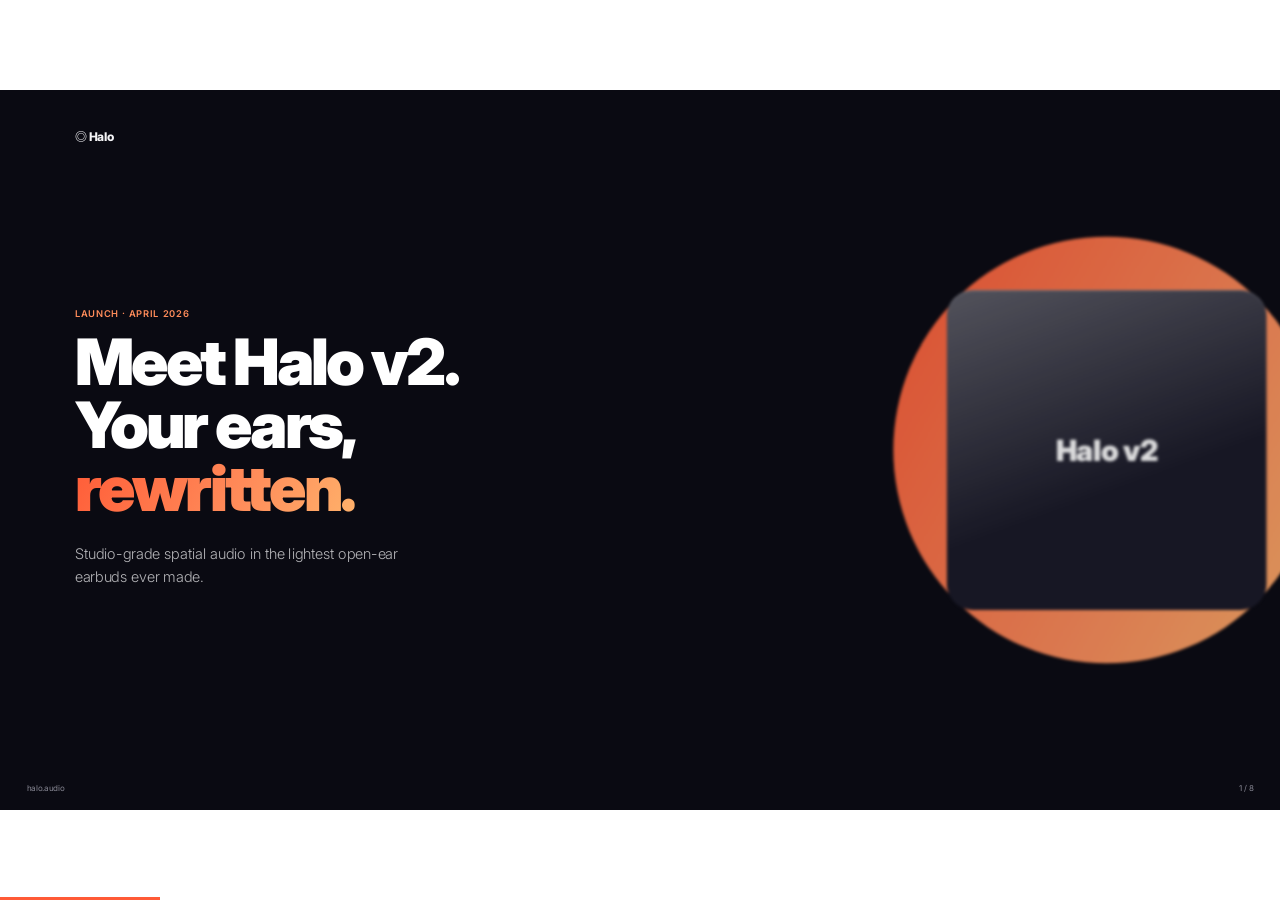
<file: .agents/skills/html-ppt/templates/full-decks/product-launch/index.html>
<!DOCTYPE html>
<html lang="en">
<head>
<meta charset="utf-8"><meta name="viewport" content="width=device-width,initial-scale=1">
<title>Halo v2 · Launch</title>
<link rel="stylesheet" href="../../../assets/fonts.css">
<link rel="stylesheet" href="../../../assets/base.css">
<link rel="stylesheet" href="../../../assets/animations/animations.css">
<link rel="stylesheet" href="style.css">
</head>
<body class="tpl-product-launch">
<div class="deck">

  <!-- 1. Cover / hero -->
  <section class="slide dark" data-title="Cover">
    <div class="hero-shot"></div>
    <div style="position:absolute;top:56px;left:112px" class="brand">◎ Halo</div>
    <p class="kicker">Launch · April 2026</p>
    <h1 class="h1 anim-fade-up" data-anim="fade-up">Meet Halo v2.<br>Your ears,<br><span style="background:var(--grad);-webkit-background-clip:text;background-clip:text;color:transparent">rewritten.</span></h1>
    <p class="lede mt-m" style="max-width:42ch">Studio-grade spatial audio in the lightest open-ear earbuds ever made.</p>
    <div class="deck-footer"><span>halo.audio</span><span class="slide-number" data-current="1" data-total="8"></span></div>
  </section>

  <!-- 2. Introducing -->
  <section class="slide center tc" data-title="Introducing">
    <div>
      <p class="kicker">Introducing</p>
      <h1 class="h1" style="font-size:140px">Halo v2</h1>
      <p class="lede" style="margin:24px auto;max-width:56ch">Four years of research. Three generations of silicon. One product you'll forget you're wearing.</p>
    </div>
  </section>

  <!-- 3. Feature 1 -->
  <section class="slide" data-title="Sound">
    <p class="kicker">01 · The sound</p>
    <h2 class="h2">Hear the room<br>around the music.</h2>
    <div class="grid g3 mt-l">
      <div class="feature-card"><div class="icon">♪</div><h4>Open-ear spatial</h4><p class="dim">16mm titanium drivers angled into the ear canal. You hear the song and the world at once.</p></div>
      <div class="feature-card"><div class="icon">◈</div><h4>Lossless 24-bit</h4><p class="dim">aptX Lossless and Hi-Res LDAC over Bluetooth 5.4. No dongles, no compromises.</p></div>
      <div class="feature-card"><div class="icon">◐</div><h4>Adaptive EQ</h4><p class="dim">Tunes itself to the shape of your ear every 120 seconds.</p></div>
    </div>
  </section>

  <!-- 4. Feature 2 -->
  <section class="slide dark" data-title="Fit">
    <p class="kicker">02 · The fit</p>
    <h2 class="h2">4.9 grams.<br>All-day forgettable.</h2>
    <div class="grid g3 mt-l">
      <div class="card"><h4>Liquid-silicone hook</h4><p>Wraps behind the ear like a glasses arm. Never falls out on a run.</p></div>
      <div class="card"><h4>IP57 sweat + rain</h4><p>Take them in the ocean. Rinse them under the tap. We dare you.</p></div>
      <div class="card"><h4>14h + 42h case</h4><p>A full workweek of commutes on one charge of the case.</p></div>
    </div>
  </section>

  <!-- 5. Feature 3 -->
  <section class="slide" data-title="Intelligence">
    <p class="kicker">03 · The intelligence</p>
    <h2 class="h2">An AI that listens<br>so you don't have to.</h2>
    <div class="grid g2 mt-l">
      <div class="feature-card"><div class="icon">✦</div><h4>Live translate</h4><p class="dim">Real-time translation in 41 languages. Whispered directly into your ear, with a 380ms lag.</p></div>
      <div class="feature-card"><div class="icon">✧</div><h4>Meeting recap</h4><p class="dim">Double-tap to record. Walk away with a summary, action items, and a searchable transcript.</p></div>
    </div>
  </section>

  <!-- 6. How it works -->
  <section class="slide" data-title="How it works">
    <p class="kicker">How it works</p>
    <h2 class="h2">Three taps. You're in.</h2>
    <div class="stack mt-l" style="max-width:900px">
      <div class="step"><div class="n">1</div><div><h4>Open the case near your phone</h4><p class="dim">iOS and Android pair automatically over Bluetooth LE. No app downloads required.</p></div></div>
      <div class="step"><div class="n">2</div><div><h4>Pick your profile</h4><p class="dim">Commute, Focus, Workout, Cinema. Each is a complete audio + transparency recipe.</p></div></div>
      <div class="step"><div class="n">3</div><div><h4>Just listen</h4><p class="dim">Halo adapts to your ear shape, your environment, and your hearing profile — continuously.</p></div></div>
    </div>
  </section>

  <!-- 7. Pricing -->
  <section class="slide" data-title="Pricing">
    <p class="kicker">Pricing</p>
    <h2 class="h2">Pick your Halo.</h2>
    <div class="grid g3 mt-l" style="align-items:start">
      <div class="price-card">
        <h4>Halo Lite</h4>
        <div class="amount">$179</div>
        <p class="dim">Open-ear audio, IP57, 12h battery.</p>
        <ul><li>AAC + SBC</li><li>Single-tap controls</li><li>USB-C charging</li></ul>
      </div>
      <div class="price-card pro">
        <h4>Halo v2 · Pro</h4>
        <div class="amount">$279</div>
        <p class="dim">Everything, in its best form.</p>
        <ul><li>Hi-Res Lossless</li><li>Live translate · 41 lang</li><li>Wireless + MagSafe charging</li><li>Adaptive EQ</li></ul>
      </div>
      <div class="price-card">
        <h4>Halo Studio</h4>
        <div class="amount">$399</div>
        <p class="dim">For creators and field recorders.</p>
        <ul><li>32-bit binaural capture</li><li>XLR dongle included</li><li>Lifetime firmware</li></ul>
      </div>
    </div>
  </section>

  <!-- 8. Testimonial + CTA combined? Task says 8 slides w/ testimonial + CTA as separate. Keep 8: testimonial on 7, but we've used 7 already. Re-plan: cover(1) intro(2) f1(3) f2(4) f3(5) how(6) pricing(7) testimonial+CTA(8) -->
  <section class="slide dark" data-title="Ship">
    <p class="kicker">One more thing</p>
    <div class="row" style="gap:80px;align-items:center">
      <div style="flex:1">
        <p class="testimonial">"I forgot I was wearing them. Then I remembered, and I didn't want to take them off."</p>
        <p class="dim mt-m">— Marques Lin, The Verge · early review</p>
      </div>
      <div style="flex:0 0 auto;text-align:center">
        <p class="dim mb-m">Ships May 14 · from</p>
        <div style="font-size:96px;font-weight:900;letter-spacing:-.04em">$279</div>
        <a class="cta-btn mt-l" href="#">Pre-order Halo v2 →</a>
        <p class="dim mt-m" style="font-size:13px">Free shipping · 45-day return · 2-year warranty</p>
      </div>
    </div>
  </section>

</div>
<script src="../../../assets/runtime.js"></script>
</body></html>
</file>
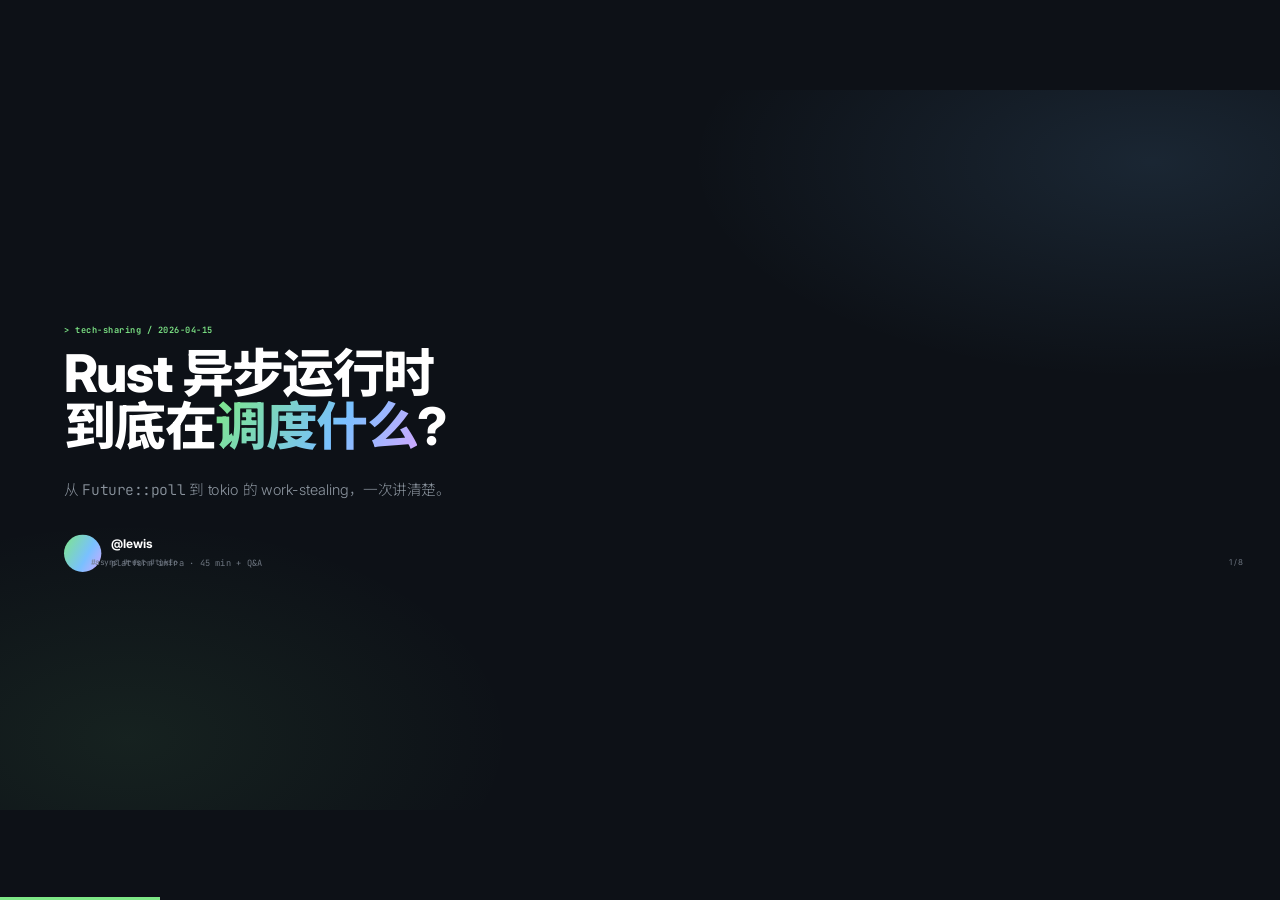
<file: .agents/skills/html-ppt/templates/full-decks/tech-sharing/index.html>
<!DOCTYPE html>
<html lang="zh-CN">
<head>
<meta charset="utf-8"><meta name="viewport" content="width=device-width,initial-scale=1">
<title>Rust 异步运行时内部机制 · Tech Sharing</title>
<link rel="stylesheet" href="../../../assets/fonts.css">
<link rel="stylesheet" href="../../../assets/base.css">
<link rel="stylesheet" href="../../../assets/animations/animations.css">
<link rel="stylesheet" href="style.css">
</head>
<body class="tpl-tech-sharing">
<div class="deck">

  <!-- 1. Cover -->
  <section class="slide" data-title="Cover">
    <p class="kicker">tech-sharing / 2026-04-15</p>
    <h1 class="h1 anim-fade-up" data-anim="fade-up">Rust 异步运行时<br>到底在<span style="background:var(--grad);-webkit-background-clip:text;background-clip:text;color:transparent">调度什么</span>?</h1>
    <p class="lede mt-m">从 <span class="mono">Future::poll</span> 到 tokio 的 work-stealing，一次讲清楚。</p>
    <div class="speaker"><div class="av"></div><div><b>@lewis</b><span>platform infra · 45 min + Q&amp;A</span></div></div>
    <div class="deck-footer"><span class="mono">#async #rust #tokio</span><span class="slide-number" data-current="1" data-total="8"></span></div>
  </section>

  <!-- 2. Agenda -->
  <section class="slide" data-title="Agenda">
    <p class="kicker">agenda.toml</p>
    <h2 class="h2">今天的路线图</h2>
    <div class="stack mt-l">
      <div class="agenda-row"><span class="num">01</span><span class="t">Context: 为什么需要 async</span><span class="d">~5min</span></div>
      <div class="agenda-row"><span class="num">02</span><span class="t">Deep dive 1: Future &amp; Waker</span><span class="d">~12min</span></div>
      <div class="agenda-row"><span class="num">03</span><span class="t">Deep dive 2: Tokio scheduler</span><span class="d">~15min</span></div>
      <div class="agenda-row"><span class="num">04</span><span class="t">Code: 手写一个 mini-runtime</span><span class="d">~8min</span></div>
      <div class="agenda-row"><span class="num">05</span><span class="t">Takeaways + Q&amp;A</span><span class="d">~5min</span></div>
    </div>
  </section>

  <!-- 3. Context -->
  <section class="slide" data-title="Context">
    <p class="kicker">// context</p>
    <h2 class="h2">问题：一个线程一个连接，<br>撑不住 10 万并发。</h2>
    <div class="grid g3 mt-l">
      <div class="card card-accent"><h4>Thread-per-conn</h4><p class="dim">每条连接一根 OS 线程，栈 2–8MB。10 万连接 = 几百 GB RAM。</p><span class="tag mt-s">❌ 不现实</span></div>
      <div class="card card-accent"><h4>Event loop (C)</h4><p class="dim">epoll/kqueue + 回调地狱。快，但写起来痛苦且容易出 bug。</p><span class="tag mt-s">😩 callback hell</span></div>
      <div class="card card-accent"><h4>Async / await</h4><p class="dim">看起来像同步代码，编译成状态机。一根线程跑几千任务。</p><span class="tag mt-s">✅ Rust 选这个</span></div>
    </div>
  </section>

  <!-- 4. Deep dive 1 -->
  <section class="slide" data-title="Deep Dive 1">
    <p class="kicker">deep-dive · 1 / 2</p>
    <h2 class="h2">Future 其实只有一个方法。</h2>
    <div class="grid g2 mt-l" style="align-items:start">
      <div>
        <p class="lede">编译器把 <span class="mono">async fn</span> 变成一个实现了 <span class="mono">Future</span> trait 的匿名状态机。运行时只做一件事：反复 <span class="mono">poll</span> 它，直到返回 <span class="mono">Ready</span>。</p>
        <div class="mt-l">
          <span class="tag">Pending</span> <span class="tag">Ready(T)</span> <span class="tag">Waker.wake()</span>
        </div>
      </div>
      <div class="terminal">
        <div class="bar"><span class="dot"></span><span class="dot"></span><span class="dot"></span><span>future.rs</span></div>
<pre><span class="kw">pub trait</span> <span class="fn">Future</span> {
    <span class="kw">type</span> Output;
    <span class="kw">fn</span> <span class="fn">poll</span>(
        <span class="kw">self</span>: Pin&lt;&amp;<span class="kw">mut Self</span>&gt;,
        cx: &amp;<span class="kw">mut</span> Context&lt;<span class="str">'_</span>&gt;,
    ) -&gt; Poll&lt;<span class="kw">Self</span>::Output&gt;;
}

<span class="cmt">// Poll::Pending   → 挂起，等 waker 唤醒</span>
<span class="cmt">// Poll::Ready(v)  → 完成，产出 v</span></pre>
      </div>
    </div>
  </section>

  <!-- 5. Deep dive 2 -->
  <section class="slide" data-title="Deep Dive 2">
    <p class="kicker">deep-dive · 2 / 2</p>
    <h2 class="h2">Tokio 是一个偷任务的小工。</h2>
    <div class="grid g2 mt-l" style="align-items:start">
      <div>
        <p class="lede">Multi-thread runtime = N 个 worker，每个 worker 有自己的本地队列。空闲的 worker 会去别人队列里"偷"任务。</p>
        <div class="stack mt-m">
          <div class="tag">✦ local queue · 256 slots</div>
          <div class="tag">✦ global injection queue</div>
          <div class="tag">✦ work-stealing @ 50% steal ratio</div>
          <div class="tag">✦ LIFO slot for cache locality</div>
        </div>
      </div>
      <div class="card" style="padding:32px">
        <h4 class="mono" style="color:var(--accent-2)">scheduler tick loop</h4>
        <div class="stack mt-m" style="font-family:'JetBrains Mono',monospace;font-size:14px;line-height:1.9;color:var(--text-2)">
          <div><span style="color:var(--accent)">1.</span> pop from LIFO slot</div>
          <div><span style="color:var(--accent)">2.</span> else pop from local queue</div>
          <div><span style="color:var(--accent)">3.</span> else drain global queue (every 61 ticks)</div>
          <div><span style="color:var(--accent)">4.</span> else steal from random victim</div>
          <div><span style="color:var(--accent)">5.</span> else park the thread</div>
        </div>
      </div>
    </div>
  </section>

  <!-- 6. Code example -->
  <section class="slide" data-title="Code">
    <p class="kicker">mini-runtime.rs · ~40 LOC</p>
    <h2 class="h2">手写一个最小 runtime。</h2>
    <div class="terminal mt-m">
      <div class="bar"><span class="dot"></span><span class="dot"></span><span class="dot"></span><span>src/main.rs</span></div>
<pre><span class="kw">use</span> std::collections::VecDeque;
<span class="kw">use</span> std::sync::{Arc, Mutex};
<span class="kw">use</span> std::task::{Context, Poll, Wake, Waker};

<span class="kw">struct</span> Task(Mutex&lt;Pin&lt;Box&lt;<span class="kw">dyn</span> Future&lt;Output = ()&gt; + Send&gt;&gt;&gt;);

<span class="kw">impl</span> Wake <span class="kw">for</span> Task {
    <span class="kw">fn</span> <span class="fn">wake</span>(<span class="kw">self</span>: Arc&lt;<span class="kw">Self</span>&gt;) { QUEUE.lock().unwrap().push_back(<span class="kw">self</span>); }
}

<span class="kw">fn</span> <span class="fn">block_on</span>&lt;F: Future&lt;Output = ()&gt; + Send + <span class="str">'static</span>&gt;(fut: F) {
    <span class="fn">spawn</span>(fut);
    <span class="kw">while let Some</span>(task) = QUEUE.lock().unwrap().pop_front() {
        <span class="kw">let</span> waker = Waker::from(task.clone());
        <span class="kw">let mut</span> cx = Context::from_waker(&amp;waker);
        <span class="kw">let mut</span> fut = task.<span class="num">0</span>.lock().unwrap();
        <span class="kw">let</span> _ = fut.as_mut().<span class="fn">poll</span>(&amp;<span class="kw">mut</span> cx); <span class="cmt">// 就是这一行</span>
    }
}</pre>
    </div>
  </section>

  <!-- 7. Takeaways -->
  <section class="slide" data-title="Takeaways">
    <p class="kicker">// takeaways</p>
    <h2 class="h2">三件事带回去。</h2>
    <div class="grid g3 mt-l">
      <div class="card card-accent"><h4>1 · async 是零成本抽象</h4><p class="dim">编译成状态机，没有运行时虚表，没有 GC。</p></div>
      <div class="card card-accent"><h4>2 · Waker 是脉搏</h4><p class="dim">Future 不主动做事，运行时靠 waker 决定"什么时候再 poll"。</p></div>
      <div class="card card-accent"><h4>3 · 别在 async 里阻塞</h4><p class="dim">一行 <span class="mono">std::fs::read</span> 能让整个 worker 停摆。用 <span class="mono">spawn_blocking</span>。</p></div>
    </div>
    <p class="lede mt-l">延伸阅读：<span class="mono">tokio.rs/blog/2019-10-scheduler</span> · <span class="mono">rust-lang.github.io/async-book</span></p>
  </section>

  <!-- 8. Q&A -->
  <section class="slide center tc" data-title="Q and A">
    <div>
      <div class="mono" style="font-size:120px;color:var(--accent);font-weight:800;letter-spacing:-.04em">?</div>
      <h2 class="h2">Questions?</h2>
      <p class="lede" style="margin:14px auto">github.com/lewis · @lewis on slack</p>
      <div class="row mt-l" style="justify-content:center">
        <span class="tag">slides: git.co/rt-deck</span>
        <span class="tag">code: git.co/mini-rt</span>
      </div>
    </div>
  </section>

</div>
<script src="../../../assets/runtime.js"></script>
</body></html>
</file>
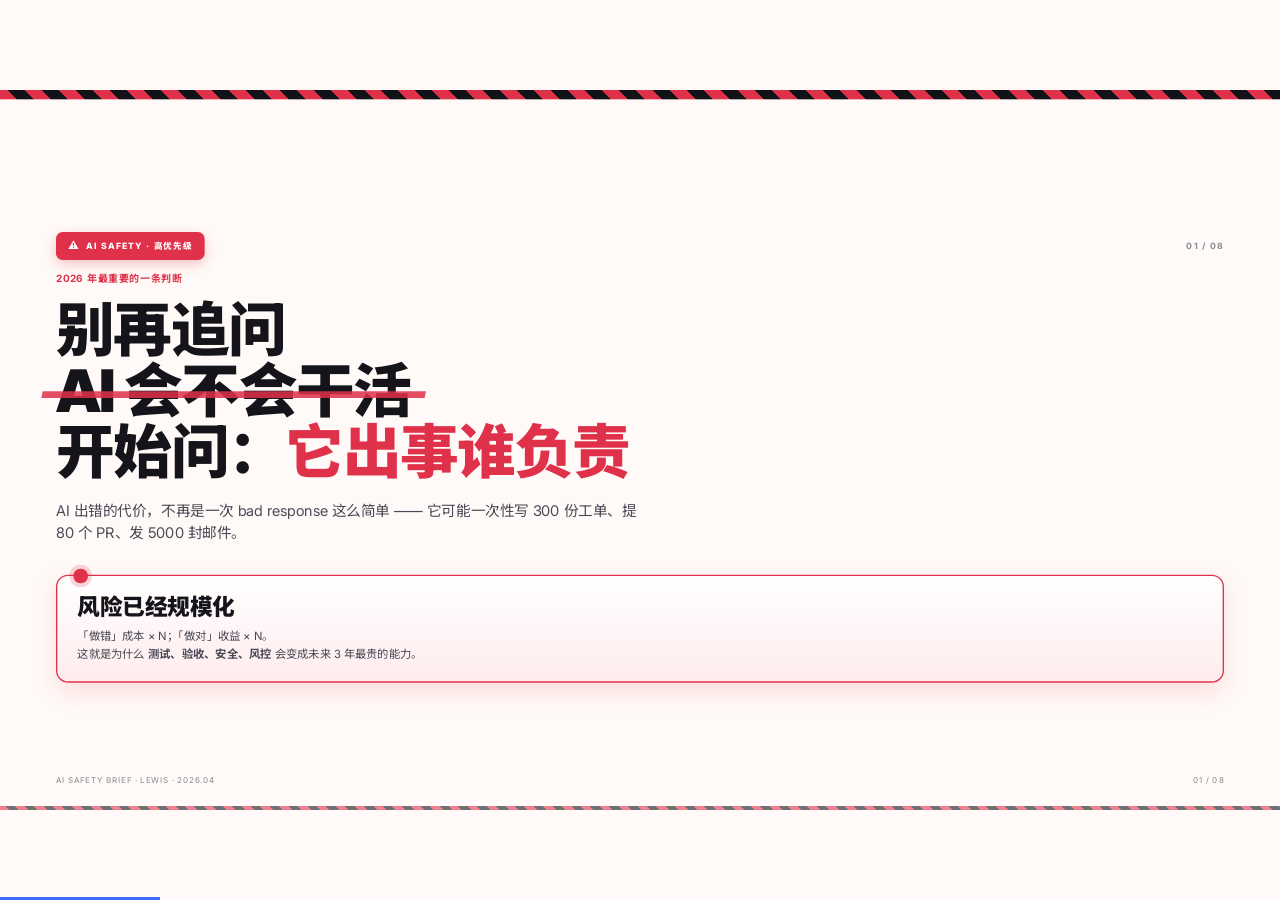
<file: .agents/skills/html-ppt/templates/full-decks/testing-safety-alert/index.html>
<!DOCTYPE html>
<html lang="zh-CN">
<head>
<meta charset="UTF-8">
<meta name="viewport" content="width=device-width, initial-scale=1">
<title>Testing Safety Alert</title>
<link rel="stylesheet" href="../../../assets/fonts.css">
<link rel="stylesheet" href="../../../assets/base.css">
<link rel="stylesheet" href="style.css">
</head>
<body class="tpl-testing-safety-alert">
<div class="deck">

  <!-- 1. COVER -->
  <section class="slide is-active">
    <div class="ts-stripe"></div>
    <div class="ts-chrome"><span class="ts-alert-tag">ai safety · 高优先级</span><span class="ts-page">01 / 08</span></div>
    <div class="ts-kicker">2026 年最重要的一条判断</div>
    <h1 class="ts-h1">别再追问<br><span class="strike">AI 会不会干活</span><br>开始问：<span class="red">它出事谁负责</span></h1>
    <p class="ts-sub">AI 出错的代价，不再是一次 bad response 这么简单 —— 它可能一次性写 300 份工单、提 80 个 PR、发 5000 封邮件。</p>
    <div class="ts-alert-box">
      <h3>风险已经规模化</h3>
      <p>「做错」成本 × N；「做对」收益 × N。<br>这就是为什么 <b>测试、验收、安全、风控</b> 会变成未来 3 年最贵的能力。</p>
    </div>
    <div class="ts-stripe-b"></div>
    <div class="ts-footer"><span>AI SAFETY BRIEF · LEWIS · 2026.04</span><span>01 / 08</span></div>
  </section>

  <!-- 2. SECTION -->
  <section class="slide">
    <div class="ts-stripe"></div>
    <div class="ts-chrome"><span class="ts-alert-tag amber">section · risk 分级</span><span class="ts-page">02 / 08</span></div>
    <div style="margin:auto 0">
      <div class="ts-kicker">Chapter One</div>
      <h1 class="ts-h1" style="font-size:130px">先分 <span class="red">等级</span></h1>
      <p class="ts-sub" style="font-size:28px">不是所有 AI 行为都同等危险。<br>先把「可撤销」和「不可撤销」分开，再谈流程。</p>
    </div>
    <div class="ts-stripe-b"></div>
    <div class="ts-footer"><span>section · level taxonomy</span><span>02 / 08</span></div>
  </section>

  <!-- 3. CONTENT risk levels -->
  <section class="slide">
    <div class="ts-stripe"></div>
    <div class="ts-chrome"><span class="ts-alert-tag">风险分级 · 3 levels</span><span class="ts-page">03 / 08</span></div>
    <h2 class="ts-h2">三档风险，三种处理</h2>
    <div class="ts-grid-3">
      <div class="ts-card" style="border-top:4px solid var(--ts-green)"><div class="lbl">L1 · 绿色</div><h4>可撤销</h4><p>写 draft、生成图片、起草文档。<br>错了 Ctrl+Z，零代价。<br><b style="color:var(--ts-green)">策略：放开跑</b></p></div>
      <div class="ts-card" style="border-top:4px solid var(--ts-amber)"><div class="lbl">L2 · 琥珀</div><h4>半可撤销</h4><p>发 draft 邮件、提 PR、改 staging 数据。<br>错了要道歉 / 回滚。<br><b style="color:var(--ts-amber)">策略：人工复核</b></p></div>
      <div class="ts-card" style="border-top:4px solid var(--ts-red)"><div class="lbl">L3 · 红色</div><h4>不可撤销</h4><p>发真实邮件、付款、删库、删 prod 数据。<br>错了就真错了。<br><b style="color:var(--ts-red)">策略：硬卡 + 双人审</b></p></div>
    </div>
    <div class="ts-alert-box amber">
      <h3>绝不要让 agent 自己升级</h3>
      <p>L1 的任务不能自己变成 L2。授权必须是显式的、可撤销的、带过期时间的。</p>
    </div>
    <div class="ts-stripe-b"></div>
    <div class="ts-footer"><span>risk · 3 levels</span><span>03 / 08</span></div>
  </section>

  <!-- 4. CODE -->
  <section class="slide">
    <div class="ts-stripe"></div>
    <div class="ts-chrome"><span class="ts-alert-tag">policy as code</span><span class="ts-page">04 / 08</span></div>
    <div class="ts-kicker">别用文档管规则 · 用代码管规则</div>
    <h2 class="ts-h2">三十行 YAML，<br><span class="ts-highlight-red">红线硬卡</span></h2>
    <pre class="ts-codebox"><span class="cm"># safety-policy.yaml · compiled → runtime guard</span>
<span class="kw">level_1_allow</span>:
  - tools: [<span class="st">write_draft</span>, <span class="st">generate_image</span>, <span class="st">read_docs</span>]

<span class="kw">level_2_require_review</span>:
  - tools: [<span class="st">send_email_draft</span>, <span class="st">open_pr</span>, <span class="st">write_staging_db</span>]
    reviewer: <span class="st">human</span>

<span class="kw">level_3_hard_block</span>:
  - tools: [<span class="st">send_real_email</span>, <span class="st">transfer_money</span>, <span class="st">delete_prod</span>]
    unless: <span class="st">two_human_sign_off AND within_24h</span>

<span class="bad">forbidden_always</span>:
  - <span class="bad">"r&#109; &#45;rf /"</span>
  - <span class="bad">"dr&#111;p table"</span>
  - <span class="bad">"force push &#111;rigin main"</span></pre>
    <div class="ts-stripe-b"></div>
    <div class="ts-footer"><span>policy · yaml-as-guard</span><span>04 / 08</span></div>
  </section>

  <!-- 5. CHART -->
  <section class="slide">
    <div class="ts-stripe"></div>
    <div class="ts-chrome"><span class="ts-alert-tag amber">incident report · q1</span><span class="ts-page">05 / 08</span></div>
    <h2 class="ts-h2">我们 Q1 的 <span class="red">12 起 AI 事故</span></h2>
    <p class="ts-sub">幸好全部捕获在 staging。但每一起都能上生产。</p>
    <svg viewBox="0 0 1040 360" style="width:100%;max-width:1040px;margin-top:18px" xmlns="http://www.w3.org/2000/svg">
      <g font-family="Inter,sans-serif" font-size="14" fill="#4a4955">
        <line x1="70" y1="320" x2="1000" y2="320" stroke="#eaecf3" stroke-width="2"/>
        <!-- month columns: Jan Feb Mar, L1/L2/L3 stacked -->
        <g transform="translate(120,0)">
          <rect x="0" y="220" width="60" height="100" fill="#067647"/>
          <rect x="0" y="160" width="60" height="60" fill="#d97706"/>
          <rect x="0" y="130" width="60" height="30" fill="#e0314a"/>
          <text x="30" y="345" text-anchor="middle" font-weight="700">Jan</text>
          <text x="30" y="120" text-anchor="middle" font-weight="800" fill="#14141a">5</text>
        </g>
        <g transform="translate(320,0)">
          <rect x="0" y="240" width="60" height="80" fill="#067647"/>
          <rect x="0" y="200" width="60" height="40" fill="#d97706"/>
          <rect x="0" y="180" width="60" height="20" fill="#e0314a"/>
          <text x="30" y="345" text-anchor="middle" font-weight="700">Feb</text>
          <text x="30" y="170" text-anchor="middle" font-weight="800" fill="#14141a">3</text>
        </g>
        <g transform="translate(520,0)">
          <rect x="0" y="250" width="60" height="70" fill="#067647"/>
          <rect x="0" y="220" width="60" height="30" fill="#d97706"/>
          <rect x="0" y="210" width="60" height="10" fill="#e0314a"/>
          <text x="30" y="345" text-anchor="middle" font-weight="700">Mar</text>
          <text x="30" y="200" text-anchor="middle" font-weight="800" fill="#14141a">4</text>
        </g>
        <!-- legend -->
        <g transform="translate(720,60)">
          <rect x="0" y="0" width="16" height="16" fill="#e0314a"/><text x="24" y="13" font-weight="700">L3 不可撤销 (3)</text>
          <rect x="0" y="26" width="16" height="16" fill="#d97706"/><text x="24" y="39" font-weight="700">L2 需复核 (4)</text>
          <rect x="0" y="52" width="16" height="16" fill="#067647"/><text x="24" y="65" font-weight="700">L1 可恢复 (5)</text>
          <text x="0" y="100" font-size="13" fill="#8a8892">全部被 safety-policy 在 runtime 拦下，</text>
          <text x="0" y="118" font-size="13" fill="#8a8892">未进 prod。但 3 起 L3 非常惊险。</text>
        </g>
      </g>
    </svg>
    <div class="ts-stripe-b"></div>
    <div class="ts-footer"><span>incident · q1 summary</span><span>05 / 08</span></div>
  </section>

  <!-- 6. CHECKLIST -->
  <section class="slide">
    <div class="ts-stripe"></div>
    <div class="ts-chrome"><span class="ts-alert-tag green">red-team checklist</span><span class="ts-page">06 / 08</span></div>
    <h2 class="ts-h2">上线前 <span class="red">必过 7 道题</span></h2>
    <div class="ts-checklist">
      <div class="ts-check ok"><div class="box">✓</div><div class="txt">它能删除东西吗？有人类 review 吗？能 60 秒内回滚吗？</div></div>
      <div class="ts-check ok"><div class="box">✓</div><div class="txt">它的 prompt 注入能让它越权吗？（跑过红队提示词）</div></div>
      <div class="ts-check"><div class="box">!</div><div class="txt">它处理 PII 吗？日志里是不是也有 PII？</div></div>
      <div class="ts-check ok"><div class="box">✓</div><div class="txt">上下游失败时，它会不会开始乱改其他资源？</div></div>
      <div class="ts-check"><div class="box">!</div><div class="txt">并发 100 个 agent 一起跑会不会死锁？</div></div>
      <div class="ts-check ok"><div class="box">✓</div><div class="txt">错了能不能 <b>立刻</b> 停？（kill switch 能 2 秒内生效吗）</div></div>
      <div class="ts-check"><div class="box">!</div><div class="txt">出事时有没有人值班？值班手册有没有 agent 专属章节？</div></div>
    </div>
    <div class="ts-stripe-b"></div>
    <div class="ts-footer"><span>checklist · pre-launch</span><span>06 / 08</span></div>
  </section>

  <!-- 7. CTA -->
  <section class="slide">
    <div class="ts-stripe"></div>
    <div class="ts-chrome"><span class="ts-alert-tag green">今晚就能动</span><span class="ts-page">07 / 08</span></div>
    <h2 class="ts-h2">今晚先做 <span class="ts-highlight-red">三件事</span></h2>
    <div class="ts-grid-3">
      <div class="ts-card"><div class="lbl">1 · 分级</div><h4>给你的 agent<br>写 L1/L2/L3</h4><p>把所有工具列出来，标上等级。不标的一律按 L3。</p></div>
      <div class="ts-card"><div class="lbl">2 · 写 policy</div><h4>policy.yaml<br>接 runtime</h4><p>不要信 prompt 里的 "be careful"，要信执行层的硬卡。</p></div>
      <div class="ts-card"><div class="lbl">3 · kill switch</div><h4>红按钮<br>能在 2 秒内停</h4><p>CTO / on-call 都得知道怎么按。演练一次。</p></div>
    </div>
    <div class="ts-alert-box green">
      <h3>真正的安全不是 prompt，是流程</h3>
      <p>prompt 会被注入，流程不会。—— 把保护放在不可被说服的一层。</p>
    </div>
    <div class="ts-stripe-b"></div>
    <div class="ts-footer"><span>cta · tonight</span><span>07 / 08</span></div>
  </section>

  <!-- 8. THANKS -->
  <section class="slide">
    <div class="ts-stripe"></div>
    <div class="ts-chrome"><span class="ts-alert-tag amber">please stay safe</span><span class="ts-page">08 / 08</span></div>
    <div style="margin:auto 0">
      <div class="ts-kicker">end of brief</div>
      <h1 class="ts-h1" style="font-size:140px">谢谢 <span class="red">·</span> thanks</h1>
      <p class="ts-sub" style="font-size:24px">policy.yaml 模板、红队 prompt 清单、事故复盘模板 —— 评论区扣「安全」。</p>
    </div>
    <div class="ts-stripe-b"></div>
    <div class="ts-footer"><span>end of brief</span><span>08 / 08</span></div>
  </section>

</div>
<script src="../../../assets/runtime.js"></script>
</body>
</html>
</file>
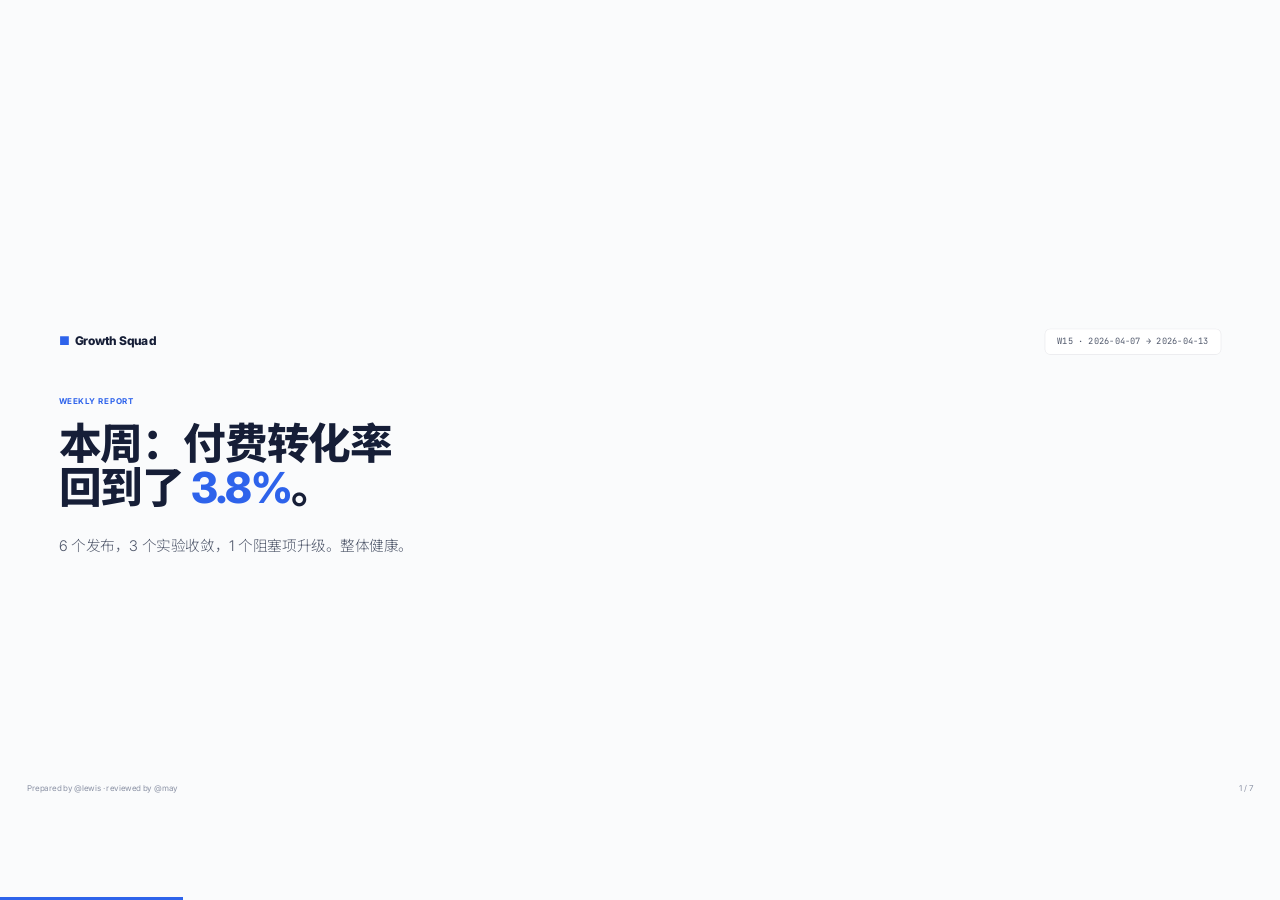
<file: .agents/skills/html-ppt/templates/full-decks/weekly-report/index.html>
<!DOCTYPE html>
<html lang="zh-CN">
<head>
<meta charset="utf-8"><meta name="viewport" content="width=device-width,initial-scale=1">
<title>Growth Squad · Weekly W15</title>
<link rel="stylesheet" href="../../../assets/fonts.css">
<link rel="stylesheet" href="../../../assets/base.css">
<link rel="stylesheet" href="../../../assets/animations/animations.css">
<link rel="stylesheet" href="style.css">
</head>
<body class="tpl-weekly-report">
<div class="deck">

  <!-- 1. Cover -->
  <section class="slide" data-title="Cover">
    <div class="cover-head">
      <div class="logo">Growth Squad</div>
      <div class="week-chip">W15 · 2026-04-07 → 2026-04-13</div>
    </div>
    <p class="kicker">WEEKLY REPORT</p>
    <h1 class="h1 mt-s">本周：付费转化率<br>回到了 <span style="color:var(--accent)">3.8%</span>。</h1>
    <p class="lede mt-m">6 个发布，3 个实验收敛，1 个阻塞项升级。整体健康。</p>
    <div class="deck-footer"><span>Prepared by @lewis · reviewed by @may</span><span class="slide-number" data-current="1" data-total="7"></span></div>
  </section>

  <!-- 2. KPI -->
  <section class="slide" data-title="KPIs">
    <p class="kicker">HIGHLIGHTS · KPIs</p>
    <h2 class="h2">本周核心指标</h2>
    <div class="grid g4 mt-l">
      <div class="kpi good"><div class="label">Paid conv.</div><div class="value">3.82%</div><div class="delta up">▲ +0.4 pts WoW</div></div>
      <div class="kpi good"><div class="label">MRR</div><div class="value">$148k</div><div class="delta up">▲ +6.1%</div></div>
      <div class="kpi"><div class="label">Signups</div><div class="value">12,430</div><div class="delta flat">— +0.3%</div></div>
      <div class="kpi bad"><div class="label">D7 retention</div><div class="value">41%</div><div class="delta down">▼ -1.8 pts</div></div>
      <div class="kpi good"><div class="label">NPS</div><div class="value">64</div><div class="delta up">▲ +3</div></div>
      <div class="kpi"><div class="label">Support tickets</div><div class="value">318</div><div class="delta flat">— -12</div></div>
      <div class="kpi warn"><div class="label">p95 latency</div><div class="value">412ms</div><div class="delta down">▼ +38ms</div></div>
      <div class="kpi good"><div class="label">Deploys</div><div class="value">37</div><div class="delta up">▲ +9</div></div>
    </div>
  </section>

  <!-- 3. Shipped -->
  <section class="slide" data-title="Shipped">
    <p class="kicker">SHIPPED THIS WEEK · 6 items</p>
    <h2 class="h2">Shipped</h2>
    <div class="mt-l" style="max-width:980px">
      <div class="ship-item"><span class="tag feat">FEAT</span><div><b>New onboarding checklist v3</b><p class="dim" style="font-size:13px;margin:2px 0 0">4-step checklist replaces the old 7-step modal. A/B won +18% activation.</p></div><span class="owner">@may</span></div>
      <div class="ship-item"><span class="tag feat">FEAT</span><div><b>Stripe Tax auto-filing</b><p class="dim" style="font-size:13px;margin:2px 0 0">Quarterly filings now handled for 12 US states via Stripe Tax API.</p></div><span class="owner">@raj</span></div>
      <div class="ship-item"><span class="tag exp">EXP</span><div><b>Pricing page hero test</b><p class="dim" style="font-size:13px;margin:2px 0 0">"From $29" vs "Free trial" headline. Free-trial wins +22% click-through.</p></div><span class="owner">@lewis</span></div>
      <div class="ship-item"><span class="tag fix">FIX</span><div><b>Edge case in SSO redirect</b><p class="dim" style="font-size:13px;margin:2px 0 0">Google Workspace users with custom domains now land on the correct workspace.</p></div><span class="owner">@eli</span></div>
      <div class="ship-item"><span class="tag infra">INFRA</span><div><b>Postgres 16 upgrade</b><p class="dim" style="font-size:13px;margin:2px 0 0">Zero-downtime migration. Query p50 down 14%, p95 down 9%.</p></div><span class="owner">@raj</span></div>
      <div class="ship-item"><span class="tag feat">FEAT</span><div><b>Referral rewards v1</b><p class="dim" style="font-size:13px;margin:2px 0 0">Both sides get 1 month free. Dashboard + email flow live behind flag.</p></div><span class="owner">@may</span></div>
    </div>
  </section>

  <!-- 4. Metrics chart -->
  <section class="slide" data-title="Metrics">
    <p class="kicker">METRIC DEEP-DIVE</p>
    <h2 class="h2">Paid conversion, last 8 weeks</h2>
    <div class="chart mt-l">
      <div class="row" style="justify-content:space-between"><h4>Paid conv. rate · weekly</h4><span class="pill" style="background:var(--surface-2);color:var(--text-2)">target: 4.0%</span></div>
      <div class="chart-bars">
        <div class="col"><div class="b" data-v="3.1%" style="height:58%"></div><div class="lbl">W08</div></div>
        <div class="col"><div class="b" data-v="3.3%" style="height:64%"></div><div class="lbl">W09</div></div>
        <div class="col"><div class="b" data-v="3.5%" style="height:72%"></div><div class="lbl">W10</div></div>
        <div class="col"><div class="b" data-v="3.6%" style="height:75%"></div><div class="lbl">W11</div></div>
        <div class="col"><div class="b" data-v="3.4%" style="height:68%"></div><div class="lbl">W12</div></div>
        <div class="col"><div class="b" data-v="3.0%" style="height:55%"></div><div class="lbl">W13</div></div>
        <div class="col"><div class="b" data-v="3.4%" style="height:68%"></div><div class="lbl">W14</div></div>
        <div class="col"><div class="b" data-v="3.8%" style="height:88%"></div><div class="lbl">W15</div></div>
      </div>
      <p class="dim mt-m" style="font-size:13px;margin-top:36px">Drop in W13 tracked to a broken Stripe webhook (fixed W14). Rebound in W15 is driven by the new onboarding checklist.</p>
    </div>
  </section>

  <!-- 5. Blockers -->
  <section class="slide" data-title="Blockers">
    <p class="kicker">BLOCKERS · 3 items</p>
    <h2 class="h2">Needs attention</h2>
    <div class="mt-l" style="max-width:900px">
      <div class="blocker">
        <h4>p95 latency regressed to 412ms (+38ms)</h4>
        <p>Traced to the new recommender service under load. Adding caching layer + connection pooling.</p>
        <div class="meta">owner: @raj · ETA: W16 Wed · severity: medium</div>
      </div>
      <div class="blocker">
        <h4>Apple Pay disabled in EU for 3 days</h4>
        <p>Stripe credential rotation wasn't synced to the EU account. Fixed, but cost ~$4.2k in lost checkouts.</p>
        <div class="meta">owner: @eli · severity: high · postmortem in progress</div>
      </div>
      <div class="blocker">
        <h4>D7 retention down 1.8 points</h4>
        <p>Cohort analysis shows it's isolated to the free-trial pricing test. Need to decide: kill test, or push through W16.</p>
        <div class="meta">owner: @lewis · needs decision from @may by Monday</div>
      </div>
    </div>
  </section>

  <!-- 6. Next week -->
  <section class="slide" data-title="Next Week">
    <p class="kicker">NEXT WEEK · W16 plan</p>
    <h2 class="h2">下周重点</h2>
    <div class="mt-l" style="max-width:960px">
      <div class="next-row"><div class="owner">@raj</div><div class="task"><b>Ship recommender cache layer</b><span>blocker · must land Wed</span></div></div>
      <div class="next-row"><div class="owner">@may</div><div class="task"><b>Referral rewards · flag rollout to 100%</b><span>milestone · targets +3% WoW signups</span></div></div>
      <div class="next-row"><div class="owner">@lewis</div><div class="task"><b>Pricing test: decision doc + readout</b><span>deadline Mon noon</span></div></div>
      <div class="next-row"><div class="owner">@eli</div><div class="task"><b>Apple Pay postmortem + runbook update</b><span>include in W16 eng review</span></div></div>
      <div class="next-row"><div class="owner">squad</div><div class="task"><b>Q2 OKR planning offsite</b><span>Thu 2–5pm · async pre-reads Wed</span></div></div>
    </div>
  </section>

  <!-- 7. Thanks -->
  <section class="slide center tc" data-title="Thanks">
    <div>
      <p class="kicker">FIN · week 15</p>
      <h1 class="h1" style="font-size:100px">Thanks, team 🫶</h1>
      <p class="lede" style="margin:16px auto">Solid week. Rebound earned, not luck.</p>
      <div class="row mt-l" style="justify-content:center;gap:16px">
        <span class="week-chip">Next report: Mon W16</span>
        <span class="week-chip">questions → #growth-squad</span>
      </div>
    </div>
  </section>

</div>
<script src="../../../assets/runtime.js"></script>
</body></html>
</file>
<file: .agents/skills/html-ppt/assets/fonts.css>
/* html-ppt :: shared webfonts */
@import url('https://fonts.googleapis.com/css2?family=Inter:wght@200;300;400;500;600;700;800;900&display=swap');
@import url('https://fonts.googleapis.com/css2?family=Noto+Sans+SC:wght@200;300;400;500;600;700;900&display=swap');
@import url('https://fonts.googleapis.com/css2?family=Noto+Serif+SC:wght@300;400;600;700&display=swap');
@import url('https://fonts.googleapis.com/css2?family=JetBrains+Mono:wght@400;500;700&display=swap');
@import url('https://fonts.googleapis.com/css2?family=Playfair+Display:ital,wght@0,400;0,600;0,800;1,400&display=swap');
@import url('https://fonts.googleapis.com/css2?family=Space+Grotesk:wght@300;400;500;600;700&display=swap');
@import url('https://fonts.googleapis.com/css2?family=IBM+Plex+Mono:wght@300;400;500;700&display=swap');
@import url('https://fonts.googleapis.com/css2?family=Archivo+Black&display=swap');
</file>
<file: .agents/skills/html-ppt/assets/base.css>
/* html-ppt :: base.css — reset + shared tokens + layout primitives */
/* Default tokens. Themes in assets/themes/*.css override the :root block. */
:root {
  --bg: #ffffff;
  --bg-soft: #f7f7f8;
  --surface: #ffffff;
  --surface-2: #f2f2f4;
  --border: rgba(0,0,0,.08);
  --border-strong: rgba(0,0,0,.16);
  --text-1: #111216;
  --text-2: #55596a;
  --text-3: #8a8f9e;
  --accent: #3b6cff;
  /* Text drawn on top of an --accent fill. Every theme in assets/themes/
   * and every full-deck style.css overrides this with whichever of white /
   * near-black clears WCAG AA against its own accent — a hardcoded ink
   * cannot, because accents here range from #ffffff to #000000.
   * This default is black rather than white on purpose: against the default
   * --accent #3b6cff, white measures 4.40:1 and black 4.77:1, so only black
   * clears AA for normal text. Reached by any deck that links no theme. */
  --accent-ink: #000000;
  --accent-2: #7a5cff;
  --accent-3: #ff5c8a;
  --good: #1aaf6c;
  --warn: #f5a524;
  --bad:  #e0445a;
  --grad: linear-gradient(135deg,#3b6cff,#7a5cff 55%,#ff5c8a);
  --grad-soft: linear-gradient(135deg,#eef2ff,#f5ecff 55%,#ffeef5);
  --radius: 18px;
  --radius-sm: 12px;
  --radius-lg: 26px;
  --shadow: 0 10px 30px rgba(18,24,40,.08), 0 2px 6px rgba(18,24,40,.04);
  --shadow-lg: 0 24px 60px rgba(18,24,40,.14), 0 6px 16px rgba(18,24,40,.06);
  --font-sans: 'Inter','Noto Sans SC',-apple-system,BlinkMacSystemFont,Helvetica,Arial,sans-serif;
  --font-serif: 'Playfair Display','Noto Serif SC',Georgia,serif;
  --font-mono: 'JetBrains Mono','IBM Plex Mono',SFMono-Regular,Menlo,monospace;
  --font-display: var(--font-sans);
  --letter-tight: -.03em;
  --letter-normal: -.01em;
  --ease: cubic-bezier(.4,0,.2,1);
}

*,*::before,*::after{box-sizing:border-box}
html,body{margin:0;padding:0;background:var(--bg);color:var(--text-1);
  font-family:var(--font-sans);font-weight:400;line-height:1.6;
  -webkit-font-smoothing:antialiased;-moz-osx-font-smoothing:grayscale;
  letter-spacing:var(--letter-normal)}

/* Viewport host: centres the fixed-size design canvas and letterboxes the rest.
   Every px in a slide therefore means the same thing in the browser, in the
   presenter preview, in the overview thumbnail and in a headless render. */
body{width:100vw;height:100vh;overflow:hidden;
  display:flex;align-items:center;justify-content:center}
img,svg,video{max-width:100%;display:block}
a{color:var(--accent);text-decoration:none}
a:hover{text-decoration:underline}
code,kbd,pre,samp{font-family:var(--font-mono)}

/* ================= SLIDE SYSTEM ================= */
/* ================= DESIGN CANVAS =================
   Slides are authored against a FIXED 1920x1080 canvas and scaled to fit the
   viewport by runtime.js (--deck-scale). Before this, .deck was 100vw/100vh
   while type and spacing stayed in absolute px, so a 1512x850 laptop window
   and a 1920x1080 render produced visibly different pages (issue #20).

   Escape hatches:
     <body data-fit="fluid">      -> old behaviour, canvas follows the viewport
     <div class="deck" data-w=".." data-h="..">  -> custom canvas (e.g. 1080x1440 for 3:4)
*/
.deck{position:relative;flex:none;
  width:var(--deck-w,1920px);height:var(--deck-h,1080px);
  overflow:hidden;background:var(--bg);
  transform:scale(var(--deck-scale,1));transform-origin:center center}

/* Opt out: fluid canvas, exactly what the deck did before. */
body[data-fit="fluid"]{display:block}
body[data-fit="fluid"] .deck{width:100vw;height:100vh;transform:none}
.slide{
  position:absolute;inset:0;
  display:flex;flex-direction:column;justify-content:center;
  padding:72px 96px;
  box-sizing:border-box;
  opacity:0;pointer-events:none;
  transition:opacity .5s var(--ease), transform .5s var(--ease);
  transform:translateX(30px);
  overflow:hidden;
}
.slide.is-active{opacity:1;pointer-events:auto;transform:translateX(0);z-index:2}
.slide.is-prev{transform:translateX(-30px)}

/* single-page standalone (used when a layout file is opened directly) */
body.single .slide{position:relative;width:100%;height:100%;opacity:1;transform:none;pointer-events:auto}
body[data-fit="fluid"].single .slide{width:100vw;height:100vh}

/* ================= TYPOGRAPHY ================= */
.eyebrow{font-size:13px;font-weight:500;letter-spacing:.16em;text-transform:uppercase;color:var(--text-3)}
.kicker{font-size:14px;font-weight:600;color:var(--accent);letter-spacing:.08em;text-transform:uppercase}
h1.title,.h1{font-family:var(--font-display);font-size:72px;line-height:1.05;font-weight:800;letter-spacing:var(--letter-tight);margin:0 0 18px;color:var(--text-1)}
h2.title,.h2{font-family:var(--font-display);font-size:54px;line-height:1.1;font-weight:700;letter-spacing:var(--letter-tight);margin:0 0 14px}
h3,.h3{font-size:32px;line-height:1.2;font-weight:600;letter-spacing:var(--letter-normal);margin:0 0 10px}
h4,.h4{font-size:22px;line-height:1.3;font-weight:600;margin:0 0 8px}
.lede{font-size:22px;line-height:1.55;color:var(--text-2);font-weight:300;max-width:62ch}
.dim{color:var(--text-2)}
.dim2{color:var(--text-3)}
.mono{font-family:var(--font-mono)}
.serif{font-family:var(--font-serif)}
.gradient-text{background:var(--grad);-webkit-background-clip:text;background-clip:text;-webkit-text-fill-color:transparent;color:transparent}

/* ================= LAYOUT PRIMITIVES ================= */
.stack>*+*{margin-top:14px}
.row{display:flex;gap:24px;align-items:center}
.row.wrap{flex-wrap:wrap}
.grid{display:grid;gap:24px}
.g2{grid-template-columns:repeat(2,1fr)}
.g3{grid-template-columns:repeat(3,1fr)}
.g4{grid-template-columns:repeat(4,1fr)}
.center{display:flex;align-items:center;justify-content:center;text-align:center}
.fill{flex:1}
.sp-t{padding-top:24px}.sp-b{padding-bottom:24px}
.mt-s{margin-top:8px}.mt-m{margin-top:18px}.mt-l{margin-top:32px}
.mb-s{margin-bottom:8px}.mb-m{margin-bottom:18px}.mb-l{margin-bottom:32px}

/* ================= CARDS ================= */
.card{background:var(--surface);border:1px solid var(--border);border-radius:var(--radius);
  padding:26px 28px;box-shadow:var(--shadow);position:relative;overflow:hidden}
.card-soft{background:var(--surface-2);border:1px solid var(--border)}
.card-outline{background:transparent;border:1.5px solid var(--border-strong);box-shadow:none}
.card-accent{background:var(--surface);border-top:3px solid var(--accent)}
.card-hover{transition:transform .3s var(--ease),box-shadow .3s var(--ease)}
.card-hover:hover{transform:translateY(-4px);box-shadow:var(--shadow-lg)}

.pill{display:inline-block;padding:4px 12px;border-radius:999px;font-size:12px;font-weight:500;
  background:var(--surface-2);color:var(--text-2);border:1px solid var(--border)}
.pill-accent{background:color-mix(in srgb,var(--accent) 12%,transparent);color:var(--accent);border-color:color-mix(in srgb,var(--accent) 28%,transparent)}

/* ================= BARS / DIVIDERS ================= */
.divider{height:1px;background:var(--border);width:100%}
.divider-accent{height:3px;width:72px;background:var(--accent);border-radius:2px}

/* ================= IMAGES (issue #17) =================
 * Framing primitives shared by every image-* layout. The frame owns the
 * aspect ratio and the crop; the <img> just fills it. That's what lets you
 * swap in a photo of any shape without touching the layout.
 *   <figure class="img-frame"><img src="…" alt=""></figure>
 *   .img-frame.contain  -> letterbox instead of crop (screenshots, diagrams,
 *                          logos — anything where cropping loses information)
 *   --img-ratio         -> aspect ratio of the frame (default 16/10)
 *   --img-pos           -> object-position, e.g. "top" to protect a headline
 */
.img-frame{position:relative;margin:0;overflow:hidden;
  border-radius:var(--radius);box-shadow:var(--shadow);background:var(--surface-2);
  aspect-ratio:var(--img-ratio,16/10)}
.img-frame > img{width:100%;height:100%;object-fit:cover;object-position:var(--img-pos,center)}
.img-frame.contain{background:var(--bg-soft);box-shadow:none;border:1px solid var(--border)}
.img-frame.contain > img{object-fit:contain}
.img-frame.fill{height:100%;aspect-ratio:auto}
.img-scrim{position:absolute;inset:0;
  background:linear-gradient(180deg,transparent 42%,rgba(8,10,20,.72))}
.img-cap{margin:10px 2px 0;font-size:14px;line-height:1.5;color:var(--text-3)}
.img-tag{position:absolute;top:14px;left:14px;padding:5px 12px;border-radius:999px;
  background:rgba(10,12,20,.55);color:#fff;font-size:12px;letter-spacing:.06em;
  text-transform:uppercase;backdrop-filter:blur(6px)}

/* ================= CHROME (header/footer/progress) ================= */
.deck-header{position:absolute;top:24px;left:40px;right:40px;display:flex;align-items:center;justify-content:space-between;
  font-size:12px;color:var(--text-3);letter-spacing:.12em;text-transform:uppercase;z-index:10;pointer-events:none}
.deck-footer{position:absolute;bottom:24px;left:40px;right:40px;display:flex;align-items:center;justify-content:space-between;
  font-size:12px;color:var(--text-3);z-index:10;pointer-events:none}
.slide-number::before{content:attr(data-current)}
.slide-number::after{content:" / " attr(data-total)}
.progress-bar{position:fixed;left:0;right:0;bottom:0;height:3px;background:transparent;z-index:20}
.progress-bar > span{display:block;height:100%;width:0;background:var(--accent);transition:width .3s var(--ease)}

/* ---- custom logo (issue #11) ----
 * One logo per deck, drawn over the slide area. Two ways in, same CSS:
 *   1. hand-author it  -> <img class="deck-logo" data-pos="bottom-right" src="…">
 *   2. declare it once -> <body data-logo="…" data-logo-position="bottom-right">
 * (1) needs no JS at all; (2) is created by runtime.js. It lives inside .deck
 * so it scales with the deck. On an exported PDF it is painted per page by the
 * @media print block below, not by this element — see the note there. */
.deck-logo{position:absolute;z-index:11;pointer-events:none;
  height:var(--logo-size,44px);width:auto;max-width:30%;object-fit:contain;
  opacity:var(--logo-opacity,.9)}
.deck-logo[data-pos="top-left"]     {top:var(--logo-inset-y,28px);left:var(--logo-inset-x,40px)}
.deck-logo[data-pos="top-right"]    {top:var(--logo-inset-y,28px);right:var(--logo-inset-x,40px)}
.deck-logo[data-pos="bottom-left"]  {bottom:var(--logo-inset-y,28px);left:var(--logo-inset-x,40px)}
.deck-logo[data-pos="bottom-right"] {bottom:var(--logo-inset-y,28px);right:var(--logo-inset-x,40px)}
.deck-logo:not([data-pos])          {top:28px;right:40px}

/* ================= PRESENTER / OVERVIEW ================= */
/* Keep this list in sync with NOTE_SEL in assets/runtime.js — the runtime
 * reads speaker notes from all of these, so all of them must be hidden
 * from the audience. */
.notes,.speaker-notes{display:none!important}
.notes-overlay{position:fixed;inset:auto 0 0 0;max-height:42vh;background:rgba(20,22,30,.95);color:#e8ebf4;
  padding:20px 32px;font-size:16px;line-height:1.6;border-top:1px solid rgba(255,255,255,.1);transform:translateY(100%);
  transition:transform .3s var(--ease);z-index:40;overflow:auto;font-family:var(--font-sans)}
.notes-overlay.open{transform:translateY(0)}
.overview{position:fixed;inset:0;background:rgba(10,12,18,.92);backdrop-filter:blur(12px);z-index:50;
  display:none;padding:40px;overflow:auto}
.overview.open{display:grid;grid-template-columns:repeat(4,1fr);gap:20px;align-content:start}
.overview .thumb{background:var(--surface);border:1px solid var(--border);border-radius:12px;
  aspect-ratio:16/9;overflow:hidden;cursor:pointer;position:relative;color:var(--text-1);padding:16px;
  font-size:11px;transition:transform .2s var(--ease)}
.overview .thumb:hover{transform:scale(1.04)}
.overview .thumb .n{position:absolute;top:8px;left:10px;font-weight:700;font-size:14px;color:var(--text-3)}
.overview .thumb .t{position:absolute;bottom:10px;left:14px;right:14px;font-weight:600;color:var(--text-1)}

/* ================= PRESENTER VIEW ================= */
/* Presenter view opens in a separate popup window (S key).
 * All presenter styles are self-contained in the popup HTML generated by runtime.js.
 * The audience window (this file) is NOT affected — it stays as normal deck view.
 * Only the .notes class below is needed to hide speaker notes from audience. */

/* ================= UTILITY ================= */
.hidden{display:none!important}
.nowrap{white-space:nowrap}
.tr{text-align:right}.tc{text-align:center}.tl{text-align:left}
.uppercase{text-transform:uppercase;letter-spacing:.12em}

/* ================= PRINT ================= */
@media print{
  /* Every declaration here is !important on purpose. A template stylesheet
   * scopes its rules as `.tpl-name .slide`, which is specificity (0,2,0) and
   * beats a bare `.slide` at (0,1,0) — so without !important a template
   * silently keeps its screen layout in print. That is how dir-key-nav-minimal
   * (position:absolute) printed 8 slides onto 1 page and xhs-post printed 9
   * onto 2: only the opacity/transform declarations on this rule carried
   * !important, and the ones that decide pagination did not. */
  body{display:block!important;width:auto!important;height:auto!important;overflow:visible!important}
  .deck{transform:none!important;width:100%!important;height:auto!important;
        min-height:0!important;display:block!important}
  .slide{position:relative!important;inset:auto!important;
         opacity:1!important;transform:none!important;
         page-break-after:always;break-after:page;
         width:100%!important;height:100vh!important;max-height:100vh!important}
  .slide:last-child{page-break-after:auto;break-after:auto}
  .deck-header,.deck-footer,.progress-bar,.notes-overlay,.overview{display:none!important}

  /* Logo in print. The .deck-logo element is position:absolute inside .deck,
   * and print collapses .deck to height:auto with every slide stacked — so the
   * element can only anchor ONCE against the whole document and lands on a
   * single page (or none). Hide it and paint the logo per slide instead: in
   * print one .slide is exactly one page. runtime.js mirrors the image URL and
   * placement onto .deck (--logo-print / data-logo-print), so this only kicks
   * in when the runtime is present; a JS-less deck keeps the element. */
  .deck[data-logo-print] > .deck-logo{display:none!important}
  .deck[data-logo-print] .slide:not([data-no-logo])::after{
    content:"";position:absolute;z-index:11;pointer-events:none;
    width:30%;height:var(--logo-size,44px);
    background-image:var(--logo-print);background-repeat:no-repeat;
    background-size:contain;opacity:var(--logo-opacity,.9)}
  .deck[data-logo-print="top-left"]     .slide:not([data-no-logo])::after{top:var(--logo-inset-y,28px);left:var(--logo-inset-x,40px);background-position:left top}
  .deck[data-logo-print="top-right"]    .slide:not([data-no-logo])::after{top:var(--logo-inset-y,28px);right:var(--logo-inset-x,40px);background-position:right top}
  .deck[data-logo-print="bottom-left"]  .slide:not([data-no-logo])::after{bottom:var(--logo-inset-y,28px);left:var(--logo-inset-x,40px);background-position:left bottom}
  .deck[data-logo-print="bottom-right"] .slide:not([data-no-logo])::after{bottom:var(--logo-inset-y,28px);right:var(--logo-inset-x,40px);background-position:right bottom}
}
</file>
<file: .agents/skills/html-ppt/assets/themes/tokyo-night.css>
/* theme: tokyo-night */
:root{
  --bg:#1a1b26;--bg-soft:#16161e;--surface:#24283b;--surface-2:#2f334d;
  --border:rgba(192,202,245,.12);--border-strong:rgba(192,202,245,.24);
  --text-1:#c0caf5;--text-2:#a9b1d6;--text-3:#565f89;
  --accent:#7aa2f7;--accent-2:#bb9af7;--accent-3:#7dcfff;
  --accent-ink:#0b1024;  /* text on --accent — 7.5:1 */
  --good:#9ece6a;--warn:#e0af68;--bad:#f7768e;
  --grad:linear-gradient(135deg,#7aa2f7,#bb9af7 55%,#f7768e);
  --grad-soft:linear-gradient(135deg,#24283b,#2f334d);
  --radius:12px;--radius-sm:8px;--radius-lg:20px;
  --shadow:0 10px 30px rgba(0,0,0,.45);
  --shadow-lg:0 24px 62px rgba(0,0,0,.6);
  --font-sans:'Inter','Noto Sans SC',sans-serif;
}
</file>
<file: .agents/skills/html-ppt/assets/animations/animations.css>
/* html-ppt :: animations.css
 * Apply by adding class="anim-<name>" or data-anim="<name>".
 * Durations are deliberately snappy; tweak --anim-dur per element.
 */
:root{--anim-dur:.7s;--anim-ease:cubic-bezier(.4,0,.2,1)}

/* ---------- FADE DIRECTIONALS ---------- */
@keyframes kf-fade-up{from{opacity:0;transform:translateY(32px)}to{opacity:1;transform:none}}
@keyframes kf-fade-down{from{opacity:0;transform:translateY(-32px)}to{opacity:1;transform:none}}
@keyframes kf-fade-left{from{opacity:0;transform:translateX(-40px)}to{opacity:1;transform:none}}
@keyframes kf-fade-right{from{opacity:0;transform:translateX(40px)}to{opacity:1;transform:none}}
.anim-fade-up{animation:kf-fade-up var(--anim-dur) var(--anim-ease) both}
.anim-fade-down{animation:kf-fade-down var(--anim-dur) var(--anim-ease) both}
.anim-fade-left{animation:kf-fade-left var(--anim-dur) var(--anim-ease) both}
.anim-fade-right{animation:kf-fade-right var(--anim-dur) var(--anim-ease) both}

/* ---------- RISE / DROP / ZOOM / BLUR / GLITCH ---------- */
@keyframes kf-rise{from{opacity:0;transform:translateY(60px) scale(.97);filter:blur(6px)}to{opacity:1;transform:none;filter:none}}
@keyframes kf-drop{from{opacity:0;transform:translateY(-60px) scale(.97)}to{opacity:1;transform:none}}
@keyframes kf-zoom{0%{opacity:0;transform:scale(.6)}60%{transform:scale(1.04)}100%{opacity:1;transform:scale(1)}}
@keyframes kf-blur{from{opacity:0;filter:blur(18px)}to{opacity:1;filter:none}}
@keyframes kf-glitch{0%{opacity:0;transform:translateX(0);clip-path:inset(0 0 0 0)}
  20%{opacity:1;transform:translateX(-6px);clip-path:inset(20% 0 30% 0)}
  40%{transform:translateX(4px);clip-path:inset(50% 0 10% 0)}
  60%{transform:translateX(-3px);clip-path:inset(10% 0 60% 0)}
  80%{transform:translateX(2px);clip-path:inset(0 0 0 0)}
  100%{opacity:1;transform:none}}
.anim-rise-in{animation:kf-rise .9s var(--anim-ease) both}
.anim-drop-in{animation:kf-drop .8s var(--anim-ease) both}
.anim-zoom-pop{animation:kf-zoom .7s cubic-bezier(.22,1.3,.36,1) both}
.anim-blur-in{animation:kf-blur .8s var(--anim-ease) both}
.anim-glitch-in{animation:kf-glitch .8s steps(5,end) both}

/* ---------- TYPEWRITER ---------- */
.anim-typewriter{display:inline-block;overflow:hidden;white-space:nowrap;border-right:2px solid currentColor;
  width:0;animation:kf-type 2.4s steps(40,end) forwards, kf-caret 1s step-end infinite}
@keyframes kf-type{to{width:100%}}
@keyframes kf-caret{50%{border-color:transparent}}

/* ---------- GLOW / SHIMMER / GRADIENT-FLOW ---------- */
@keyframes kf-neon{0%,100%{text-shadow:0 0 8px var(--accent),0 0 20px var(--accent)}
  50%{text-shadow:0 0 16px var(--accent),0 0 40px var(--accent),0 0 80px var(--accent)}}
.anim-neon-glow{animation:kf-neon 2s ease-in-out infinite}

.anim-shimmer-sweep{position:relative;overflow:hidden}
.anim-shimmer-sweep::after{content:"";position:absolute;inset:0;
  background:linear-gradient(110deg,transparent 40%,rgba(255,255,255,.55) 50%,transparent 60%);
  transform:translateX(-100%);animation:kf-shimmer 2.4s var(--anim-ease) infinite}
@keyframes kf-shimmer{to{transform:translateX(100%)}}

.anim-gradient-flow{background:linear-gradient(90deg,var(--accent),var(--accent-2,var(--accent)),var(--accent-3,var(--accent)),var(--accent));
  background-size:300% 100%;-webkit-background-clip:text;background-clip:text;color:transparent;-webkit-text-fill-color:transparent;
  animation:kf-gradflow 4s linear infinite}
@keyframes kf-gradflow{to{background-position:300% 0}}

/* ---------- STAGGER LIST ---------- */
.anim-stagger-list > *{opacity:0;animation:kf-rise .65s var(--anim-ease) both}
.anim-stagger-list > *:nth-child(1){animation-delay:.05s}
.anim-stagger-list > *:nth-child(2){animation-delay:.15s}
.anim-stagger-list > *:nth-child(3){animation-delay:.25s}
.anim-stagger-list > *:nth-child(4){animation-delay:.35s}
.anim-stagger-list > *:nth-child(5){animation-delay:.45s}
.anim-stagger-list > *:nth-child(6){animation-delay:.55s}
.anim-stagger-list > *:nth-child(7){animation-delay:.65s}
.anim-stagger-list > *:nth-child(8){animation-delay:.75s}
.anim-stagger-list > *:nth-child(n+9){animation-delay:.85s}

/* ---------- COUNTER-UP (JS-driven, marker class only) ---------- */
.counter{font-variant-numeric:tabular-nums}

/* ---------- SVG PATH DRAW ---------- */
.anim-path-draw path,.anim-path-draw line,.anim-path-draw polyline,.anim-path-draw circle,.anim-path-draw rect{
  stroke-dasharray:1000;stroke-dashoffset:1000;animation:kf-draw 2s var(--anim-ease) forwards}
@keyframes kf-draw{to{stroke-dashoffset:0}}

/* ---------- PARALLAX TILT (hover) ---------- */
.anim-parallax-tilt{transform-style:preserve-3d;transition:transform .4s var(--anim-ease)}
.anim-parallax-tilt:hover{transform:perspective(900px) rotateX(6deg) rotateY(-8deg) translateZ(10px)}

/* ---------- CARD FLIP 3D ---------- */
@keyframes kf-flip{from{transform:perspective(1200px) rotateY(-90deg);opacity:0}
  to{transform:perspective(1200px) rotateY(0);opacity:1}}
.anim-card-flip-3d{animation:kf-flip .9s var(--anim-ease) both;transform-style:preserve-3d;backface-visibility:hidden}

/* ---------- CUBE ROTATE 3D ---------- */
@keyframes kf-cube{from{transform:perspective(1200px) rotateX(20deg) rotateY(-90deg) translateZ(-200px);opacity:0}
  to{transform:perspective(1200px) rotateX(0) rotateY(0) translateZ(0);opacity:1}}
.anim-cube-rotate-3d{animation:kf-cube 1s var(--anim-ease) both}

/* ---------- PAGE TURN 3D ---------- */
@keyframes kf-pageturn{from{transform:perspective(1600px) rotateY(-85deg);transform-origin:left center;opacity:0}
  to{transform:perspective(1600px) rotateY(0);opacity:1}}
.anim-page-turn-3d{animation:kf-pageturn 1s var(--anim-ease) both;transform-origin:left center}

/* ---------- PERSPECTIVE ZOOM ---------- */
@keyframes kf-pzoom{from{opacity:0;transform:perspective(1400px) translateZ(-400px) rotateX(12deg)}
  to{opacity:1;transform:none}}
.anim-perspective-zoom{animation:kf-pzoom 1s var(--anim-ease) both}

/* ---------- MARQUEE SCROLL ---------- */
.anim-marquee-scroll{display:flex;gap:48px;white-space:nowrap;animation:kf-marquee 20s linear infinite}
@keyframes kf-marquee{from{transform:translateX(0)}to{transform:translateX(-50%)}}

/* ---------- KEN BURNS ---------- */
@keyframes kf-kenburns{0%{transform:scale(1) translate(0,0)}100%{transform:scale(1.15) translate(-2%,-1%)}}
.anim-kenburns{animation:kf-kenburns 14s ease-in-out infinite alternate}

/* ---------- CONFETTI BURST (pseudo — pure CSS sparkles) ---------- */
.anim-confetti-burst{position:relative}
.anim-confetti-burst::before,.anim-confetti-burst::after{
  content:"";position:absolute;top:50%;left:50%;width:8px;height:8px;border-radius:50%;
  background:var(--accent);box-shadow:
    20px -30px 0 var(--accent-2,var(--accent)),-25px -20px 0 var(--accent-3,var(--accent)),
    30px 20px 0 var(--good,#1aaf6c),-30px 25px 0 var(--warn,#f5a524),
    40px -10px 0 var(--bad,#e0445a),-45px 0 0 var(--accent),
    10px 40px 0 var(--accent-2,var(--accent)),-15px -40px 0 var(--accent-3,var(--accent));
  opacity:0;animation:kf-confetti 1.2s var(--anim-ease) forwards}
.anim-confetti-burst::after{animation-delay:.15s;transform:rotate(45deg)}
@keyframes kf-confetti{0%{opacity:0;transform:scale(.2)}30%{opacity:1}100%{opacity:0;transform:scale(2.2)}}

/* ---------- SPOTLIGHT ---------- */
@keyframes kf-spot{0%{clip-path:circle(0% at 50% 50%)}100%{clip-path:circle(140% at 50% 50%)}}
.anim-spotlight{animation:kf-spot 1.1s var(--anim-ease) both}

/* ---------- MORPH SHAPE (SVG) ---------- */
.anim-morph-shape path{animation:kf-morph 6s ease-in-out infinite alternate}
@keyframes kf-morph{0%{d:path("M60,120 Q120,20 180,120 T300,120")}
  100%{d:path("M60,120 Q120,220 180,120 T300,120")}}

/* ---------- RIPPLE REVEAL ---------- */
@keyframes kf-ripple{0%{clip-path:circle(0% at 20% 80%);opacity:.4}
  100%{clip-path:circle(160% at 20% 80%);opacity:1}}
.anim-ripple-reveal{animation:kf-ripple 1.2s var(--anim-ease) both}

/* reduced motion */
@media (prefers-reduced-motion: reduce){
  [class*="anim-"]{animation:none!important;transition:none!important}
}
</file>
<file: presentation/style.css>
.tpl-workshop {
  --bg: #0b1020;
  --surface: #131b31;
  --surface-2: #1a2540;
  --border: rgba(174, 193, 235, .2);
  --border-strong: rgba(174, 193, 235, .4);
  --text-1: #f3f6ff;
  --text-2: #b0bdd8;
  --text-3: #7482a3;
  --accent: #BDDB00;
  --accent-2: #DE0073;
  --accent-3: #ffbe78;
  --accent-ink: #081019;
  --grad: linear-gradient(110deg, #BDDB00 0%, #DE0073 72%, #f08ac0 100%);
  --radius: 16px;
  --shadow: 0 24px 80px rgba(0, 0, 0, .3);
  background: var(--bg);
  color: var(--text-1);
  font-family: Inter, -apple-system, BlinkMacSystemFont, sans-serif;
}
.tpl-workshop .slide { padding: 70px 90px; background: var(--bg); }
.tpl-workshop .slide::before { content: ""; position: absolute; inset: 0; pointer-events: none; background: radial-gradient(55% 70% at 100% 0%, rgba(222,0,115,.13), transparent 70%), radial-gradient(45% 55% at 0% 100%, rgba(189,219,0,.08), transparent 70%); }
.tpl-workshop .slide > * { position: relative; z-index: 1; }
.tpl-workshop .kicker { margin: 0 0 18px; color: var(--accent); font: 600 13px/1.2 "JetBrains Mono", monospace; letter-spacing: .08em; text-transform: uppercase; }
.tpl-workshop .h1 { margin: 0; color: var(--text-1); font-size: clamp(50px, 6.3vw, 92px); line-height: 1.02; letter-spacing: -.045em; }
.tpl-workshop .h2 { margin: 0; color: var(--text-1); font-size: clamp(38px, 4.6vw, 66px); line-height: 1.04; letter-spacing: -.04em; }
.tpl-workshop .lede { color: var(--text-2); font-size: 22px; line-height: 1.45; }
.tpl-workshop .accent-text { background: var(--grad); background-clip: text; -webkit-background-clip: text; color: transparent; }
.tpl-workshop .muted { color: var(--text-3); }
.tpl-workshop .mono { font-family: "JetBrains Mono", Menlo, monospace; }
.tpl-workshop .mt-l { margin-top: 36px; }
.tpl-workshop .cover { display: flex; flex-direction: column; justify-content: center; }
.cover-mark { display: flex; justify-content: space-between; margin-bottom: 80px; color: var(--text-3); font: 600 12px "JetBrains Mono", monospace; letter-spacing: .13em; }
.speaker { display: flex; align-items: center; gap: 14px; margin-top: 36px; }
.speaker .av { width: 52px; height: 52px; border-radius: 50%; background: var(--grad); }
.speaker b, .speaker span { display: block; }.speaker b { font-size: 17px; }.speaker span { margin-top: 4px; color: var(--text-3); font: 13px "JetBrains Mono", monospace; }
.cover-stamp { display: flex; gap: 18px; align-items: center; margin-top: 80px; color: var(--text-3); font: 12px "JetBrains Mono", monospace; }.cover-stamp span:first-child { color: var(--accent); font-size: 28px; }
.team-bridge { display: grid; grid-template-columns: 1fr 130px 1fr; align-items: center; gap: 18px; }.team-card, .reminder-card, .issue-card, .risk-list, .question-wall > div, .guardrail { padding: 24px; border: 1px solid var(--border); border-radius: var(--radius); background: var(--surface); }.team-card { min-height: 150px; }.team-card.platform { border-top: 3px solid var(--accent-2); }.team-card.usecase { border-top: 3px solid var(--accent); }.team-label, .status, .issue-top, .story-label, .safe-note span, .pause span, .review-tools span, .guardrail span, .three-questions span { color: var(--text-3); font: 11px "JetBrains Mono", monospace; letter-spacing: .1em; }.team-card strong { display: block; margin: 18px 0 8px; font-size: 21px; }.team-card p, .reminder-card p, .issue-card p { margin: 0; color: var(--text-2); line-height: 1.5; }.bridge-line { text-align: center; color: var(--accent); }.bridge-line span { display: block; font-size: 48px; }.bridge-line small { color: var(--text-3); font: 11px "JetBrains Mono", monospace; }
.callout, .quote, .action-bar, .break-band, .final-action, .thanks { padding: 18px 22px; border-left: 3px solid var(--accent); background: rgba(189,219,0,.08); color: var(--text-2); }.callout strong, .final-action strong { color: var(--text-1); }
.promise-grid { display: grid; grid-template-columns: 72px 1fr; gap: 0 20px; max-width: 820px; }.promise-grid > div { padding: 18px 0; border-bottom: 1px solid var(--border); }.promise-number { color: var(--accent); font: 22px "JetBrains Mono", monospace; }.promise-grid b { font-size: 22px; }.promise-grid p { margin: 7px 0 0; color: var(--text-2); line-height: 1.45; }
.timeline { display: flex; gap: 3px; align-items: stretch; }.time-block { flex: 1; min-height: 150px; padding: 18px; display: flex; flex-direction: column; justify-content: space-between; background: var(--surface); border: 1px solid var(--border); }.time-block:first-child { border-radius: 14px 0 0 14px; }.time-block:last-child { border-radius: 0 14px 14px 0; }.time-block b { font: 38px "JetBrains Mono", monospace; color: var(--accent); }.time-block span { font-weight: 700; }.time-block small { color: var(--text-3); }.onboard { flex: 2.6; border-top: 3px solid var(--accent-2); }.hands { flex: 2.1; border-top: 3px solid var(--accent); }.setup { border-top: 3px solid var(--accent-3); }.action-bar { border-left-color: var(--accent-2); }
.loop { display: grid; grid-template-columns: repeat(5, 1fr); gap: 10px; }.loop-step { min-height: 140px; padding: 18px; border: 1px solid var(--border); border-radius: var(--radius); background: var(--surface); }.loop-step i { display: block; margin-bottom: 28px; color: var(--accent); font: 14px "JetBrains Mono", monospace; font-style: normal; }.loop-step b { display: block; font-size: 15px; }.loop-step span { display: block; margin-top: 8px; color: var(--text-2); font-size: 13px; }.loop-step.specify { border-top: 3px solid var(--accent-2); }.loop-step.implement { border-top: 3px solid var(--accent-3); }.loop-step.review { border-top: 3px solid #d3a8ff; }.loop-footer { display: flex; justify-content: space-between; color: var(--text-2); }.loop-footer .mono { color: var(--accent); }
.intro-people { display: grid; grid-template-columns: repeat(3, minmax(0, 1fr)); gap: 18px; }.person-card { display: grid; grid-template-columns: 150px 1fr; min-height: 240px; overflow: hidden; border: 1px solid var(--border); border-radius: var(--radius); background: var(--surface); }.person-card img, .portrait-placeholder { width: 150px; height: 100%; min-height: 240px; object-fit: cover; }.portrait-placeholder { display: flex; flex-direction: column; align-items: center; justify-content: center; gap: 12px; border-right: 1px dashed var(--accent-2); background: repeating-linear-gradient(135deg, rgba(222,0,115,.15), rgba(222,0,115,.15) 10px, transparent 10px, transparent 20px); color: var(--accent-2); font: 600 16px "JetBrains Mono", monospace; }.portrait-placeholder small { color: var(--text-3); font: 10px "JetBrains Mono", monospace; }.person-copy { padding: 28px 20px; }.person-copy > span { color: var(--accent); font: 11px "JetBrains Mono", monospace; letter-spacing: .08em; }.person-copy h3 { margin: 34px 0 10px; font-size: 34px; }.person-copy p { margin: 0; color: var(--text-2); line-height: 1.5; }.intro-footer { display: flex; align-items: center; gap: 18px; color: var(--text-3); font: 12px "JetBrains Mono", monospace; }.intro-footer span:first-child { color: var(--accent); }.intro-footer span:nth-child(3) { color: var(--accent-2); }.intro-footer strong { margin-left: auto; color: var(--text-1); font-size: 16px; }
.reminder-grid { display: grid; grid-template-columns: repeat(3, 1fr); gap: 16px; }.reminder-card { min-height: 155px; }.status { display: inline-block; margin-bottom: 22px; padding: 5px 8px; border-radius: 4px; }.pending { color: var(--accent-3); background: rgba(255,190,120,.12); }.info { color: var(--accent-2); background: rgba(222,0,115,.12); }.quiet { color: var(--accent); background: rgba(189,219,0,.12); }.reminder-card b { display: block; margin-bottom: 8px; font-size: 18px; }.handover { display: flex; align-items: center; gap: 20px; padding: 20px 24px; border: 1px solid var(--border-strong); border-radius: var(--radius); }.handover span:first-child { color: var(--accent); font: 12px "JetBrains Mono", monospace; }.handover strong { font-size: 21px; }.handover .arrow { margin-left: auto; color: var(--accent); font-size: 30px; }
.access-request-link { display: inline-block; margin: 12px 0 14px; color: var(--accent); font-weight: 700; text-decoration: underline; text-underline-offset: 4px; overflow-wrap: anywhere; }
.access-request-steps { margin: 0; padding-left: 24px; color: var(--text-2); line-height: 1.65; }
.access-request-steps li::marker { color: var(--accent-2); font-family: "JetBrains Mono", monospace; }
.access-request-steps span { color: var(--text-1); font-weight: 600; }
.personal-key-instructions { margin-top: 20px; padding-top: 16px; border-top: 1px dashed var(--border-strong); color: var(--text-2); font-size: 14px; line-height: 1.35; }
.personal-key-instructions > p { margin: 0 0 8px; color: var(--text-1); font-size: 14px; line-height: 1.35; }
.personal-key-instructions > b { display: block; margin-bottom: 4px; color: var(--accent); font: 600 12px "JetBrains Mono", monospace; letter-spacing: .04em; }
.personal-key-instructions code { display: inline-block; margin: 0 0 6px; padding: 2px 6px; border: 1px solid var(--border-strong); border-radius: 4px; color: var(--accent-3); background: rgba(255,190,120,.08); font: 12px "JetBrains Mono", monospace; }
.personal-key-instructions ol { margin: 0; padding-left: 22px; line-height: 1.35; }
.personal-key-instructions li::marker { color: var(--accent-2); font-family: "JetBrains Mono", monospace; }
.access-reminder-grid { grid-template-columns: 1.35fr 1fr; align-items: stretch; }
.access-reminder-grid .access-key-card { min-height: 0; }
.gtg-channel-search { margin: 28px 0 0; padding: 16px; border-left: 3px solid var(--accent); border-radius: 4px; background: rgba(189,219,0,.08); color: var(--text-1); font-size: 19px; font-weight: 700; line-height: 1.4; }
.gtg-channel-search span { color: var(--text-2); font-size: 15px; font-weight: 400; }
.section-divider { display: flex; flex-direction: column; justify-content: center; }.section-number { position: absolute; top: 46px; right: 90px; color: rgba(132,169,255,.2); font: 160px "JetBrains Mono", monospace; }.insertion-note { max-width: 700px; padding: 26px; border: 1px dashed var(--accent-2); background: rgba(132,169,255,.07); }.insertion-note span { color: var(--accent-2); font: 600 13px "JetBrains Mono", monospace; }.insertion-note small { display: block; margin-top: 12px; color: var(--text-2); line-height: 1.5; }.section-footer { display: flex; justify-content: space-between; margin-top: 80px; color: var(--text-3); font: 12px "JetBrains Mono", monospace; }
.checklist { display: grid; grid-template-columns: 1fr 1fr; gap: 0 30px; max-width: 980px; }.checklist > div { display: grid; grid-template-columns: 45px 1fr; padding: 18px 0; border-bottom: 1px solid var(--border); }.checklist span { color: var(--accent); font: 14px "JetBrains Mono", monospace; }.checklist b { font-size: 19px; }.checklist small { grid-column: 2; margin-top: 6px; color: var(--text-2); line-height: 1.4; }.break-band { display: flex; align-items: center; gap: 24px; border-left-color: var(--accent-3); }.break-band strong { color: var(--accent-3); }.setup-fallback { margin-left: auto; color: var(--text-3); }
.setup-break-layout { display: grid; grid-template-columns: 1fr 1fr; gap: 28px; align-items: start; }.setup-break-layout .checklist { grid-template-columns: 1fr; }.qr-placeholder { display: grid; place-items: center; width: 220px; height: 220px; margin: 22px auto 0; border: 2px dashed var(--accent-2); background: repeating-linear-gradient(45deg, rgba(222,0,115,.12), rgba(222,0,115,.12) 10px, transparent 10px, transparent 20px); color: var(--accent-2); font: 16px/1.3 "JetBrains Mono", monospace; text-align: center; }
.terminal { overflow: hidden; border: 1px solid var(--border); border-radius: var(--radius); background: #080c16; box-shadow: var(--shadow); }.terminal-bar { display: flex; gap: 8px; align-items: center; padding: 12px 16px; border-bottom: 1px solid var(--border); color: var(--text-3); font: 12px "JetBrains Mono", monospace; }.dot { width: 10px; height: 10px; border-radius: 50%; }.red { background: #ff7b72; }.yellow { background: #ffbe78; }.green { background: #8be9c2; }.terminal pre { margin: 0; padding: 30px; color: var(--accent); font: 18px/1.8 "JetBrains Mono", monospace; }.proof-row { display: flex; align-items: center; gap: 20px; color: var(--text-2); }.proof-icon { color: var(--accent); font-size: 24px; }.proof-row strong { color: var(--text-1); }
.product-story { padding: 28px; border: 1px solid var(--border); border-radius: var(--radius); background: linear-gradient(110deg, rgba(222,0,115,.16), rgba(189,219,0,.05)); }.story-label { color: var(--accent-2); }.product-story p { margin: 24px 0 14px; color: var(--text-2); font-size: 22px; }.story-answer { display: flex; align-items: center; gap: 18px; }.story-answer span { color: var(--text-1); font-size: 29px; font-weight: 700; }.story-answer b { color: var(--accent); font: 30px "JetBrains Mono", monospace; }.safe-note { display: grid; grid-template-columns: 180px 1fr; gap: 8px 18px; align-items: center; padding: 18px 22px; border-left: 3px solid var(--accent-3); background: rgba(255,190,120,.08); }.safe-note span { grid-row: span 2; color: var(--accent-3); }.safe-note strong { font-size: 18px; }.safe-note small { color: var(--text-2); }
.story-brief-grid { display: grid; grid-template-columns: repeat(3, 1fr); gap: 14px; }.story-brief-grid > div { min-height: 150px; padding: 24px; border: 1px solid var(--border); border-radius: var(--radius); background: var(--surface); }.story-brief-grid span { color: var(--accent-2); font: 12px "JetBrains Mono", monospace; letter-spacing: .08em; }.story-brief-grid b { display: block; margin-top: 28px; color: var(--text-1); font-size: 21px; line-height: 1.25; }
.triage-layout { display: grid; grid-template-columns: 1.2fr 1fr; gap: 20px; }.issue-top { display: flex; justify-content: space-between; padding: 0; border: 0; color: var(--accent-3); }.issue-card h3 { margin: 28px 0 10px; font-size: 27px; }.issue-file { margin-top: 28px; padding-top: 18px; border-top: 1px solid var(--border); color: var(--text-3); font-size: 12px; }.risk-list { display: flex; flex-direction: column; gap: 14px; color: var(--text-2); }.risk-list b { color: var(--text-1); margin-bottom: 6px; }.risk-list div { padding-bottom: 12px; border-bottom: 1px solid var(--border); }.pause { display: flex; align-items: center; gap: 24px; padding: 17px 22px; border: 1px solid var(--border); border-radius: var(--radius); background: var(--surface); }.pause span { color: var(--accent); }.pause strong { font-size: 16px; }
.grill-flow { display: grid; grid-template-columns: repeat(3, 1fr); gap: 14px; }.grill-step { min-height: 180px; padding: 24px; border: 1px solid var(--border); border-radius: var(--radius); background: var(--surface); }.grill-step span { color: var(--accent-2); font: 12px "JetBrains Mono", monospace; }.grill-step b { display: block; margin: 24px 0 10px; font-size: 21px; }.grill-step small { color: var(--text-2); line-height: 1.45; }
.grill-compare { display: grid; grid-template-columns: repeat(2, 1fr); gap: 18px; }.grill-compare-card { min-height: 250px; padding: 28px; border: 1px solid var(--border); border-top: 3px solid var(--accent-2); border-radius: var(--radius); background: var(--surface); }.grill-compare-card.docs { border-top-color: var(--accent); }.grill-compare-card > span { color: var(--accent-2); font: 12px "JetBrains Mono", monospace; letter-spacing: .08em; }.grill-compare-card.docs > span { color: var(--accent); }.grill-compare-card b { display: block; margin: 30px 0 12px; font-size: 25px; }.grill-compare-card small { display: block; max-width: 620px; color: var(--text-2); font-size: 16px; line-height: 1.5; }.grill-compare-flow { margin-top: 28px; color: var(--text-3); font-size: 12px; }.grill-compare-note { display: flex; justify-content: space-between; gap: 24px; padding: 20px 24px; border-left: 3px solid var(--accent); background: rgba(189,219,0,.08); }.grill-compare-note strong { color: var(--text-1); }.grill-compare-note span { color: var(--text-2); }
.handoff-flow { display: grid; grid-template-columns: 1fr 48px 1fr 48px 1fr; align-items: center; gap: 12px; }.handoff-step { min-height: 190px; padding: 24px; border: 1px solid var(--border); border-radius: var(--radius); background: var(--surface); }.handoff-step span { color: var(--accent-2); font: 12px "JetBrains Mono", monospace; }.handoff-step b { display: block; margin: 24px 0 10px; font-size: 21px; }.handoff-step small { color: var(--text-2); line-height: 1.45; }.handoff-arrow { color: var(--accent); font-size: 30px; text-align: center; }.handoff-note { display: flex; align-items: center; gap: 18px; padding: 18px 22px; border-left: 3px solid var(--accent-2); background: rgba(222,0,115,.08); color: var(--text-2); }.handoff-note .mono { color: var(--accent-2); }.handoff-note strong { color: var(--text-1); }
.question-wall { display: grid; grid-template-columns: repeat(4, 1fr); gap: 13px; }.question-wall > div { min-height: 145px; }.question-wall span { display: block; color: var(--accent-3); font: 30px "JetBrains Mono", monospace; }.question-wall b { display: block; margin: 18px 0 8px; font-size: 17px; }.question-wall small { color: var(--text-2); }.context-strip { display: flex; align-items: center; justify-content: space-around; padding: 18px; border: 1px solid var(--border); border-radius: var(--radius); color: var(--accent); }.context-strip strong { color: var(--text-1); }.context-strip .mono { color: var(--text-2); font-size: 12px; }
.step-accent { color: var(--accent); font: .72em "JetBrains Mono", monospace; }.tdd-flow { display: grid; grid-template-columns: 1fr 60px 1fr; align-items: center; }.tdd-step { min-height: 140px; padding: 22px; border: 1px solid var(--border); border-radius: var(--radius); background: var(--surface); }.tdd-step span { color: var(--text-3); font: 14px "JetBrains Mono", monospace; }.tdd-step b { display: block; margin: 24px 0 8px; font-size: 21px; }.tdd-step small { color: var(--text-2); }.red-step { border-top: 3px solid #ff7b72; }.amber-step { border-top: 3px solid #8be9c2; }.blue-step { border-top: 3px solid var(--accent-2); }.flow-arrow { text-align: center; color: var(--accent); font-size: 30px; }.code-prompt { display: flex; gap: 14px; align-items: center; padding: 22px; border: 1px solid var(--border); border-radius: var(--radius); background: var(--surface); }.code-prompt span { color: var(--accent); }.code-prompt strong { margin-left: auto; color: var(--text-2); }
.review-matrix { display: grid; grid-template-columns: repeat(3, 1fr); gap: 14px; }.lens { min-height: 105px; padding: 19px; border: 1px solid var(--border); border-radius: var(--radius); background: var(--surface); }.lens b { display: block; margin-bottom: 18px; color: var(--accent); font: 12px "JetBrains Mono", monospace; }.lens span { color: var(--text-2); }.lens.security { border-top: 3px solid var(--accent-3); }.lens.user { border-top: 3px solid var(--accent-2); }.review-tools { display: flex; gap: 12px; }.review-tools span { padding: 8px 12px; border: 1px solid var(--border); border-radius: 6px; color: var(--text-2); }
.review-four { grid-template-columns: repeat(4, 1fr); }
.platform-flow { display: grid; grid-template-columns: 1fr 34px 1fr 34px 1fr 34px 1fr; align-items: center; gap: 10px; }
.platform-flow > div, .platform-cards > div, .token-card, .platform-table { padding: 22px; border: 1px solid var(--border); border-radius: var(--radius); background: var(--surface); }
.platform-flow > div { min-height: 160px; }
.platform-flow > div > span, .platform-cards > div > span, .token-card > span, .table-head { display: block; color: var(--accent-2); font: 11px "JetBrains Mono", monospace; letter-spacing: .08em; }
.platform-flow b, .platform-cards b { display: block; margin: 22px 0 10px; color: var(--text-1); font-size: 19px; }
.platform-flow small, .platform-cards small, .platform-cards > div > span + b + small { color: var(--text-2); line-height: 1.45; }
.platform-flow > i { color: var(--accent); font-size: 26px; font-style: normal; text-align: center; }
.platform-cards { display: grid; grid-template-columns: repeat(3, 1fr); gap: 14px; }
.platform-team-names { display: grid; gap: 14px; padding: 0; list-style: none; }
.platform-team-names li { padding: 22px 28px; border: 1px solid var(--border); border-left: 3px solid var(--accent); border-radius: var(--radius); background: var(--surface); color: var(--text-1); font-size: 30px; line-height: 1.3; }
.platform-team-names small { margin-left: 18px; color: var(--accent-2); font-size: 22px; }
.official-usage-frame { margin-bottom: 0; padding: 14px; border-radius: var(--radius); background: #fff; }
.official-usage-frame img { display: block; width: 100%; max-height: 620px; object-fit: contain; }
.official-usage-frame figcaption { margin-top: 10px; color: #52617d; font-size: 16px; text-align: center; }
.usage-example-slide .platform-footnote a { color: var(--accent); }
.tpl-workshop .capability-slide { justify-content: flex-start; transform: none; transition: opacity .2s ease-out; }
.tpl-workshop .capability-slide.is-active, .tpl-workshop .capability-slide.is-prev { transform: none; }
.capability-slide .h2 { height: 160px; flex-shrink: 0; }
.capability-stage { display: grid; grid-template-columns: 440px 1fr; gap: 38px; align-items: stretch; height: 590px; flex-shrink: 0; grid-template-rows: minmax(0, 1fr); }
.capability-context { display: grid; grid-template-columns: 180px 40px 180px; gap: 16px; align-items: center; }
.capability-clients { display: grid; gap: 28px; }
.capability-clients span, .capability-gateway { display: flex; align-items: center; justify-content: center; width: 180px; height: 180px; border: 2px solid var(--border-strong); border-radius: 50%; background: var(--surface); text-align: center; font-size: 23px; line-height: 1.3; }
.capability-gateway { border-color: var(--accent); color: var(--accent); font-size: 30px; font-weight: 700; box-shadow: 0 0 40px rgba(189,219,0,.08); }
.capability-arrow { color: var(--accent); font-size: 34px; text-align: center; }
.capability-panel { min-width: 0; min-height: 0; padding: 24px; border: 1px solid var(--border); border-radius: var(--radius); background: var(--surface); }
.capability-tabs { display: flex; gap: 12px; margin-bottom: 24px; }
.capability-tabs span { flex: 1; padding: 12px 10px; border: 1px solid var(--border); border-radius: 10px; color: var(--text-2); text-align: center; font-size: 20px; }
.capability-tabs .selected { border-color: var(--accent); background: rgba(189,219,0,.1); color: var(--accent); font-weight: 700; }
.capability-overview { display: grid; grid-template-columns: repeat(2, 1fr); gap: 20px; }
.capability-overview > div { padding: 24px; min-height: 190px; border-left: 3px solid var(--accent-2); background: var(--surface-2); border-radius: 10px; }
.capability-overview b { color: var(--text-1); font-size: 30px; }
.capability-overview p, .capability-detail p, .capability-tool-detail p { color: var(--text-2); font-size: 23px; line-height: 1.45; }
.capability-label { color: var(--accent-2); font: 14px "JetBrains Mono", monospace; }
.capability-detail h3, .capability-tool-detail h3 { margin: 16px 0; color: var(--text-1); font-size: 34px; line-height: 1.2; }
.capability-detail hr { margin: 24px 0; border: 0; border-top: 1px solid var(--border); }
.capability-detail code { color: var(--accent); font-size: 21px; }
.capability-tool-detail { display: grid; grid-template-columns: 200px 1fr; gap: 28px; align-items: start; }
.capability-tool-detail img { display: block; width: 200px; height: 440px; object-fit: contain; object-position: top; }
.capability-tool-detail .platform-footnote { font-size: 16px; }
.capability-slide .official-usage-frame { margin: 0; padding: 10px; }
.capability-slide .official-usage-frame img { height: 420px; object-fit: contain; }
.capability-log-images { display: grid; grid-template-columns: repeat(2, minmax(0, 1fr)); gap: 18px; }
.capability-log-images figure { margin: 0; min-width: 0; }
.capability-log-images img { display: block; width: 100%; height: 440px; object-fit: contain; object-position: top; border-radius: 8px; }
.capability-log-images figcaption { margin-top: 12px; color: var(--text-2); font-size: 17px; text-align: center; }
.release-race-visual { padding: 30px 0; }
.release-race-visual svg { display: block; width: 100%; height: 360px; overflow: visible; }
.release-race-line { fill: none; stroke: var(--text-3); stroke-width: 3; }
.release-race-dots { fill: var(--accent); stroke: var(--bg); stroke-width: 4; }
.release-race-dots circle:nth-child(n+7) { fill: var(--accent-2); }
.release-race-visual text { fill: var(--text-2); font: 20px "JetBrains Mono", monospace; letter-spacing: 3px; }
@media (prefers-reduced-motion: reduce) { .tpl-workshop .capability-slide { transition: none; } }
.platform-cards.six { grid-template-columns: repeat(3, 1fr); }
.platform-cards.gateway-capabilities, .platform-cards.harness-cards { grid-template-columns: repeat(2, 1fr); }
.harness-cards > div { min-height: 260px; padding: 30px; }
.harness-cards b { font-size: 30px; line-height: 1.2; }
.harness-cards small { display: block; font-size: 23px; line-height: 1.45; }
.harness-cards > .harness-future { border-top: 3px solid var(--accent-2); }
.platform-cards.six > div { min-height: 135px; }
.platform-cards.six b { margin: 14px 0 8px; }
.platform-cards.roadmap > div { min-height: 190px; }
.platform-callout { display: flex; align-items: center; gap: 18px; padding: 19px 22px; border-left: 3px solid var(--accent); background: rgba(189,219,0,.08); color: var(--text-2); }
.gateway-scope-slide { align-items: center; justify-content: center; text-align: center; }
.gateway-scope-note { max-width: 900px; margin: 0; color: var(--text-2); font-size: 24px; line-height: 1.35; }
.gateway-scope-evidence { width: min(1050px, 78%); margin-top: 76px; }
.gateway-scope-evidence img { display: block; width: 100%; height: auto; max-height: 545px; object-fit: contain; border-radius: 10px; }
.platform-callout strong { flex: 0 0 auto; color: var(--text-1); }
.platform-table { padding: 0; overflow: hidden; }
.platform-table > div { display: grid; grid-template-columns: 1fr 1.4fr 1fr; gap: 18px; padding: 19px 22px; border-bottom: 1px solid var(--border); color: var(--text-2); }
.platform-table > div:last-child { border-bottom: 0; }
.platform-table .table-head { background: var(--surface-2); color: var(--accent); }
.platform-table strong { color: var(--text-1); }
.model-comparison-frame { display: flex; flex-direction: column; align-items: center; gap: 10px; margin-bottom: 0; padding: 12px; border: 1px solid var(--border); border-radius: var(--radius); background: #f7f8fc; }
.model-comparison-frame img { display: block; width: 100%; max-height: 390px; object-fit: contain; }
.model-comparison-frame figcaption { color: #52617d; font-size: 12px; line-height: 1.4; text-align: center; }
.model-aliases { display: grid; grid-template-columns: repeat(3, 1fr); gap: 9px 14px; margin: 24px 0 0; padding: 0; list-style: none; }
.model-aliases li { padding: 10px 14px; border: 1px solid var(--border); border-radius: 8px; background: var(--surface); color: var(--text-1); font: 15px "JetBrains Mono", monospace; }
.model-aliases li.preferred { border-color: var(--accent); color: var(--accent); }
.model-catalogue-slide .model-comparison-frame { margin-top: 22px; }
.model-catalogue-slide .model-comparison-frame img { max-height: 300px; }
.model-catalogue-slide .platform-callout { margin-top: 20px; }
.router-process { display: grid; grid-template-columns: 1fr 40px 1fr 40px 1fr; align-items: center; gap: 12px; margin-top: 26px; }
.router-process > div { padding: 17px 22px; border: 1px solid var(--border); border-radius: var(--radius); background: var(--surface); }
.router-process span, .token-tools > div > span { display: block; color: var(--accent-2); font: 11px "JetBrains Mono", monospace; letter-spacing: .08em; }
.router-process b { display: block; margin-top: 10px; font-size: 18px; }
.router-process > i, .router-example i { color: var(--accent); font-size: 24px; font-style: normal; text-align: center; }
.router-matrix { width: 100%; margin-top: 22px; border-collapse: collapse; background: var(--surface); text-align: left; }
.router-matrix caption { padding: 0 0 10px; color: var(--text-3); font-size: 12px; text-align: left; }
.router-matrix th, .router-matrix td { padding: 16px 20px; border: 1px solid var(--border); }
.router-matrix thead th { background: var(--surface-2); color: var(--accent); font: 15px "JetBrains Mono", monospace; }
.router-matrix tbody th { width: 35%; font-weight: normal; }
.router-matrix td { color: var(--text-1); font: 16px "JetBrains Mono", monospace; }
.tier-tag { color: var(--accent); font: 13px "JetBrains Mono", monospace; }
.router-matrix small { display: block; margin-top: 7px; color: var(--text-2); font-size: 14px; }
.router-example { display: flex; align-items: center; justify-content: space-between; gap: 16px; margin-top: 22px; padding: 17px 22px; border-left: 3px solid var(--accent-2); background: var(--surface-2); font-size: 16px; }
.platform-footnote { margin: 20px 0 0; color: var(--text-2); font-size: 13px; line-height: 1.5; }
.model-guidance { display: grid; grid-template-columns: repeat(6, 1fr); gap: 14px; margin-top: 24px; }
.model-guidance > div { grid-column: span 2; padding: 20px; border: 1px solid var(--border); border-radius: var(--radius); background: var(--surface); }
.model-guidance > div:nth-child(n+4) { grid-column: span 3; }
.model-guidance b { display: block; color: var(--accent); font-size: 24px; }
.model-guidance span { display: block; margin: 10px 0 14px; color: var(--text-2); font: 13px/1.5 "JetBrains Mono", monospace; }
.model-guidance small { color: var(--text-1); font-size: 17px; line-height: 1.45; }
.model-selection-slide .context-strip { margin-top: 24px; }
.token-tools { display: grid; grid-template-columns: repeat(2, 1fr); gap: 16px; }
.token-tools > div { padding: 22px; border: 1px solid var(--border); border-radius: var(--radius); background: var(--surface); }
.token-tools b { display: block; margin: 12px 0; color: var(--text-1); font-size: 24px; }
.token-tools small { display: block; color: var(--text-2); font-size: 19px; line-height: 1.4; }
.token-tools code { display: block; margin-top: 12px; color: var(--accent); font: 13px "JetBrains Mono", monospace; }
.token-minimisation-slide .token-equation { margin-top: 24px; }
.ai-memory-tip { display: grid; grid-template-columns: auto 1fr; gap: 4px 22px; align-items: center; padding: 17px 22px; border-left: 3px solid var(--accent-2); background: rgba(222,0,115,.08); }
.ai-memory-tip > span { grid-row: span 2; color: var(--accent-2); font: 11px "JetBrains Mono", monospace; letter-spacing: .09em; }
.ai-memory-tip strong { color: var(--text-1); font-size: 18px; }
.ai-memory-tip small { color: var(--text-2); font-size: 15px; line-height: 1.35; }
.pricing-note { padding: 14px 18px; border-left: 3px solid var(--accent-3); background: var(--surface); }
.pricing-overview { display: grid; grid-template-columns: 300px 1fr; gap: 18px; align-items: stretch; }
.pricing-model-card { display: flex; flex-direction: column; justify-content: center; gap: 14px; padding: 28px; border: 1px solid var(--accent); border-radius: var(--radius); background: var(--surface); }
.pricing-model-card > span, .pricing-token-card > span, .pricing-formula > span { color: var(--accent); font: 11px "JetBrains Mono", monospace; letter-spacing: .09em; }
.pricing-model-card b { color: var(--text-1); font-size: 32px; }
.pricing-model-card code { color: var(--accent-3); font: 17px "JetBrains Mono", monospace; }
.pricing-model-card small { color: var(--text-2); line-height: 1.45; }
.pricing-token-grid { display: grid; grid-template-columns: repeat(2, minmax(0, 1fr)); gap: 14px; }
.pricing-token-card { min-height: 135px; padding: 22px; border: 1px solid var(--border); border-top: 3px solid var(--accent-2); border-radius: var(--radius); background: var(--surface); }
.pricing-token-card.output { border-top-color: var(--accent); }
.pricing-token-card.cache-read { border-top-color: var(--accent-3); }
.pricing-token-card.cache-write { border-top-color: #d3a8ff; }
.pricing-token-card b { display: block; margin: 18px 0 8px; color: var(--text-1); font-size: 21px; }
.pricing-token-card small { display: block; color: var(--text-2); line-height: 1.4; }
.pricing-formula { display: flex; align-items: center; gap: 28px; padding: 20px 24px; border-left: 3px solid var(--accent-3); background: rgba(255,190,120,.08); }
.pricing-formula > span { flex: 0 0 auto; color: var(--accent-3); }
.pricing-formula strong { color: var(--text-1); font: 17px/1.45 "JetBrains Mono", monospace; }
.tpl-workshop .platform-image-slide { padding: 0; }
.tpl-workshop .platform-image-slide::before { display: none; }
.platform-slide-image { display: block; width: 100%; height: 100%; object-fit: contain; }
.skillshub-reference-slide { display: flex; flex-direction: column; align-items: center; justify-content: center; gap: 24px; }
.skillshub-reference-image { display: block; width: min(1500px, 100%); max-height: 690px; object-fit: contain; border: 1px solid var(--border); border-radius: 12px; }
.skillshub-reference-url { max-width: 100%; color: var(--accent); font: 20px/1.4 "JetBrains Mono", monospace; overflow-wrap: anywhere; text-align: center; }
.local-models-slide .platform-cards > div { min-height: 300px; }
.local-models-slide .platform-cards.local-options { grid-template-columns: repeat(2, 1fr); }
.local-models-slide .platform-cards b { font-size: 26px; line-height: 1.25; }
.local-models-slide .platform-cards small { font-size: 18px; }
.local-models-list { margin: 20px 0 0; padding-left: 22px; color: var(--text-1); font: 18px/1.9 "JetBrains Mono", monospace; }
.local-models-link { display: inline-block; margin-top: 24px; color: var(--accent); font: 16px "JetBrains Mono", monospace; text-underline-offset: 4px; }
.gateway-film-slide { align-items: stretch; justify-content: flex-start; }
.gateway-film { display: block; width: min(1280px, 100%); height: auto; aspect-ratio: 16 / 9; max-height: 720px; margin: 18px auto 0; background: #000; object-fit: contain; border-radius: 12px; }
.platform-quiz { display: grid; gap: 14px; list-style: none; padding: 0; }
.platform-quiz li { display: flex; align-items: center; gap: 24px; min-height: 90px; padding: 20px 26px; background: var(--surface); border: 1px solid var(--border); border-radius: 12px; }
.quiz-number { color: var(--accent); font: 24px "JetBrains Mono", monospace; }
.platform-quiz strong { color: var(--text-2); font-size: 24px; }
.quiz-options { margin-left: auto; color: var(--accent); font: 20px "JetBrains Mono", monospace; }
.quiz-options > span { color: var(--text-3); }
.tpl-workshop .platform-quiz-slide { justify-content: flex-start; }
.platform-quiz-slide .quiz-question { min-height: 220px; margin-bottom: 30px; font-size: 62px; line-height: 1.15; }
.quiz-response { min-height: 360px; padding: 32px 38px; border: 1px solid var(--border); border-left: 4px solid var(--accent); border-radius: 12px; background: var(--surface); }
.quiz-response p { margin: 22px 0 0; color: var(--text-2); font-size: 28px; line-height: 1.45; }
.quiz-response p strong { color: var(--text-1); }
.quiz-verdict { display: block; color: var(--accent); font-size: 38px; line-height: 1.2; }
.quiz-prompt { display: flex; align-items: center; gap: 38px; }
.quiz-prompt p { margin: 0; font-size: 34px; }
.quiz-next { align-self: flex-end; margin-top: 28px; padding: 16px 24px; border: 1px solid var(--accent); border-radius: 8px; background: var(--surface); color: var(--accent); font: 20px "JetBrains Mono", monospace; cursor: pointer; }
.quiz-next:hover, .quiz-next:focus-visible { background: var(--accent); color: var(--bg); }
.harness-support-slide .harness-cards { margin-top: 24px; gap: 16px; }
.harness-support-slide .harness-cards > div { min-height: 150px; padding: 20px; }
.harness-support-slide .harness-cards b { font-size: 28px; }
.harness-support-slide .harness-cards small { font-size: 19px; }
.poc-logos { display: grid; grid-template-columns: repeat(4, 1fr); gap: 24px; margin-top: 40px; }
.poc-logos figure { margin: 0; padding: 24px; border: 1px solid var(--border); border-radius: 12px; background: #f7f8fc; text-align: center; }
.poc-logos img { display: block; width: 100%; height: 150px; object-fit: contain; }
.poc-logos figcaption { margin-top: 18px; color: #25304b; font-size: 24px; font-weight: 600; }
.gap-roadmap { display: grid; grid-template-columns: 1fr 1fr 1fr; gap: 28px; align-items: center; padding: 28px; border: 1px solid var(--border); border-left: 5px solid var(--accent-2); border-radius: 12px; background: var(--surface); }
.gap-roadmap span, .gap-matrix-head span { color: var(--accent); font: 13px "JetBrains Mono", monospace; }
.gap-roadmap b { display: block; margin-top: 12px; color: var(--text-1); font-size: 40px; }
.gap-roadmap p { margin: 12px 0 0; color: var(--text-2); font-size: 24px; line-height: 1.4; }
.gap-matrix { margin-top: 24px; border: 1px solid var(--border); border-radius: 12px; overflow: hidden; }
.gap-matrix-head, .gap-matrix-row { display: grid; grid-template-columns: 1fr 1fr 1fr; gap: 28px; padding: 24px 28px; }
.gap-matrix-head { background: var(--surface-2); }
.gap-matrix-row { min-height: 160px; background: var(--surface); border-top: 1px solid var(--border); }
.gap-matrix-row b { color: var(--text-1); font-size: 25px; line-height: 1.35; }
.gap-matrix-row p { margin: 0; color: var(--text-2); font-size: 22px; line-height: 1.45; }
.gap-matrix-row strong { color: var(--accent); }
.platform-hype-timeline { position: relative; display: grid; grid-template-columns: repeat(8, 1fr); height: 480px; margin: 36px 0 20px; padding: 0; list-style: none; }
.platform-hype-timeline::before { content: ""; position: absolute; top: 50%; left: 5%; right: 4%; height: 3px; background: linear-gradient(90deg, var(--accent), var(--accent-2)); }
.platform-hype-timeline::after { content: ""; position: absolute; top: calc(50% - 6px); right: 3.5%; width: 12px; height: 12px; border-top: 3px solid var(--accent-2); border-right: 3px solid var(--accent-2); transform: rotate(45deg); }
.platform-hype-timeline > li { position: relative; --hype-color: var(--accent); }
.platform-hype-timeline > li:nth-child(even) { --hype-color: var(--accent-2); }
.hype-dot { position: absolute; top: calc(50% - 9px); left: calc(50% - 9px); width: 18px; height: 18px; border: 3px solid var(--hype-color); border-radius: 50%; background: var(--bg); z-index: 2; }
.hype-topic { position: absolute; bottom: calc(50% + 50px); left: 50%; width: 300px; padding: 18px; border: 1px solid var(--border); border-top: 3px solid var(--hype-color); border-radius: 12px; background: var(--surface); transform: translateX(-50%); }
.hype-topic::after { content: ""; position: absolute; left: calc(50% - 1px); top: 100%; width: 2px; height: 50px; background: var(--hype-color); }
.platform-hype-timeline > li:nth-child(even) .hype-topic { top: calc(50% + 50px); bottom: auto; }
.platform-hype-timeline > li:nth-child(even) .hype-topic::after { top: auto; bottom: 100%; }
.platform-hype-timeline > li:first-child .hype-topic { left: 0; transform: none; }
.platform-hype-timeline > li:first-child .hype-topic::after { left: calc(36.25% - 1px); }
.platform-hype-timeline > li:last-child .hype-topic { left: auto; right: 0; transform: none; }
.platform-hype-timeline > li:last-child .hype-topic::after { left: calc(63.75% - 1px); }
.hype-topic > span { color: var(--hype-color); font: 13px "JetBrains Mono", monospace; }
.hype-topic b { display: block; margin: 10px 0; color: var(--text-1); font-size: 24px; line-height: 1.15; }
.hype-topic small { display: block; color: var(--text-2); font-size: 17px; line-height: 1.4; }
.hype-topic em { display: block; margin-top: 12px; color: var(--text-3); font-size: 12px; font-style: normal; }
.token-layout { display: grid; grid-template-columns: 1fr 1fr; gap: 18px; }
.token-card { min-height: 245px; }
.token-sample { display: flex; flex-wrap: wrap; gap: 9px; margin: 25px 0 18px; }
.token-sample i { padding: 9px 12px; border: 1px solid var(--border-strong); border-radius: 7px; background: var(--surface-2); color: var(--text-1); font-style: normal; }
.token-card small { color: var(--text-2); line-height: 1.45; }
.window-stack { display: grid; gap: 6px; margin: 17px 0 12px; }
.window-stack b { display: block; padding: 8px 12px; border-left: 3px solid var(--accent-2); background: var(--surface-2); color: var(--text-1); font-size: 13px; }
.window-stack b:last-child { border-left-color: var(--accent); }
.token-equation { display: flex; align-items: center; justify-content: space-around; gap: 12px; padding: 20px; border-top: 1px solid var(--border); border-bottom: 1px solid var(--border); color: var(--accent); font: 12px "JetBrains Mono", monospace; }
.token-equation strong { color: var(--text-1); }
.budget-celebration-slide { align-items: center; justify-content: center; text-align: center; }
.budget-celebration-content { position: relative; width: min(100%, 900px); padding: 54px 72px 58px; border: 1px solid var(--border-strong); border-top: 4px solid var(--accent); border-radius: var(--radius); background: linear-gradient(135deg, rgba(189,219,0,.08), rgba(222,0,115,.13)); overflow: hidden; }
.budget-party-label { color: var(--accent); font: 600 13px/1.2 "JetBrains Mono", monospace; letter-spacing: .14em; }
.budget-celebration-title { display: flex; align-items: center; justify-content: center; gap: 28px; margin: 26px 0 6px; color: var(--text-1); font-size: 112px; line-height: .95; letter-spacing: -.06em; }
.budget-celebration-title i { color: var(--accent-2); font-size: 72px; font-style: normal; }
.budget-celebration-title strong { color: var(--accent); font-weight: 800; }
.budget-celebration-delta { margin: 0; color: var(--accent-3); font: 700 28px/1.2 "JetBrains Mono", monospace; }
.budget-celebration-delta span { color: var(--text-2); font-size: 20px; font-weight: 400; }
.budget-celebration-caption { margin: 26px 0 0; color: var(--text-2); font-size: 22px; }
.budget-celebration-punchline { margin: 12px 0 0; color: var(--accent-2); font: 600 17px/1.35 "JetBrains Mono", monospace; }
.budget-confetti b { position: absolute; width: 12px; height: 28px; border-radius: 4px; background: var(--accent); transform: rotate(28deg); }
.budget-confetti b:nth-child(1) { top: 28px; left: 9%; }
.budget-confetti b:nth-child(2) { top: 62px; left: 21%; height: 18px; background: var(--accent-2); transform: rotate(-42deg); }
.budget-confetti b:nth-child(3) { top: 24px; right: 20%; height: 20px; background: var(--accent-3); transform: rotate(55deg); }
.budget-confetti b:nth-child(4) { top: 76px; right: 8%; background: var(--accent-2); transform: rotate(-28deg); }
.budget-confetti b:nth-child(5) { bottom: 34px; left: 13%; height: 18px; background: var(--accent-3); transform: rotate(-52deg); }
.budget-confetti b:nth-child(6) { bottom: 22px; left: 31%; background: var(--accent-2); transform: rotate(42deg); }
.budget-confetti b:nth-child(7) { bottom: 30px; right: 28%; height: 18px; background: var(--accent); transform: rotate(-38deg); }
.budget-confetti b:nth-child(8) { bottom: 58px; right: 11%; background: var(--accent-3); transform: rotate(34deg); }
@media (max-width: 1000px) { .platform-flow { grid-template-columns: 1fr; }.platform-flow > i { transform: rotate(90deg); }.platform-cards, .platform-cards.six { grid-template-columns: repeat(2, 1fr); }.platform-table > div { grid-template-columns: 1fr; gap: 7px; }.platform-callout { align-items: flex-start; flex-direction: column; gap: 7px; } }
.guardrail-stack { display: grid; grid-template-columns: repeat(4, 1fr); gap: 13px; }.guardrail { min-height: 125px; }.guardrail span { display: block; margin-bottom: 14px; color: var(--accent-2); font: 600 21px/1.1 Inter, -apple-system, BlinkMacSystemFont, sans-serif; letter-spacing: 0; }.guardrail b { display: block; margin: 0 0 7px; font-size: 18px; }.guardrail small { color: var(--text-2); }.guard-quote { padding: 26px; border: 1px solid var(--border-strong); border-radius: var(--radius); text-align: center; color: var(--accent-3); font: 20px "JetBrains Mono", monospace; }
.final-loop { display: flex; align-items: center; justify-content: space-between; padding: 24px; border-top: 1px solid var(--border); border-bottom: 1px solid var(--border); color: var(--accent); font: 18px "JetBrains Mono", monospace; }.final-loop i { color: var(--text-3); font-style: normal; }.three-questions { display: grid; grid-template-columns: repeat(3, 1fr); gap: 15px; }.three-questions > div { padding: 22px; border: 1px solid var(--border); border-radius: var(--radius); background: var(--surface); }.three-questions span { display: block; margin-bottom: 20px; color: var(--accent-2); }.three-questions b { font-size: 18px; }.final-action { display: flex; justify-content: space-between; border-left-color: var(--accent-2); }.final-action span { color: var(--text-3); }.closing { justify-content: center; display: flex; flex-direction: column; }.takeaways { display: grid; grid-template-columns: repeat(3, 1fr); gap: 14px; }.takeaways > div { display: flex; gap: 16px; align-items: start; padding: 20px; border: 1px solid var(--border); border-radius: var(--radius); background: var(--surface); }.takeaways b { color: var(--accent); font: 16px "JetBrains Mono", monospace; }.takeaways span { color: var(--text-2); line-height: 1.4; }.thanks { display: flex; justify-content: space-between; border-left-color: var(--accent-3); }.thanks strong { color: var(--text-1); }.thanks span { color: var(--text-3); }

/* ---- promise compact ---- */
.promise-compact { max-width: 980px; }
.promise-compact > div { padding: 26px 0; }
.promise-compact b { font-size: 34px; }
.promise-compact .promise-number { font-size: 28px; }

/* ---- trust ladder ---- */
.ladder { display: grid; grid-template-columns: 1.25fr 1fr; gap: 36px; align-items: end; }
.ladder-steps { position: relative; display: flex; align-items: flex-end; gap: 10px; height: 470px; }
.rung { position: relative; flex: 1; padding: 16px; border: 1px solid var(--border); border-radius: 12px 12px 0 0; background: var(--surface); display: flex; flex-direction: column; justify-content: flex-end; }
.rung i { position: absolute; top: 12px; left: 14px; color: var(--text-3); font: 600 14px "JetBrains Mono", monospace; font-style: normal; }
.rung b { font-size: 20px; }
.rung span { margin-top: 6px; color: var(--text-2); font-size: 14px; line-height: 1.35; }
.rung.r1 { height: 24%; } .rung.r2 { height: 42%; } .rung.r3 { height: 60%; } .rung.r4 { height: 80%; } .rung.r5 { height: 100%; border-top: 3px solid var(--accent-2); }
.rung.here { border: 2px solid var(--accent); background: rgba(189,219,0,.1); }
.rung.here em { position: absolute; top: -14px; left: 50%; transform: translateX(-50%); padding: 4px 10px; border-radius: 99px; background: var(--accent); color: var(--accent-ink); font: 700 11px "JetBrains Mono", monospace; font-style: normal; white-space: nowrap; }
.ladder-side { display: grid; gap: 18px; }
.ladder-axis { padding: 18px 22px; border: 1px solid var(--border); border-radius: var(--radius); background: var(--surface); }
.ladder-axis > span { color: var(--accent); font: 12px "JetBrains Mono", monospace; letter-spacing: .1em; }
.ladder-axis > span:nth-of-type(2) { float: right; color: var(--accent-2); }
.axis-line { height: 6px; margin: 18px 0 10px; border-radius: 3px; background: var(--grad); }
.ladder-axis small, .ladder-blocks small { color: var(--text-3); font: 12px "JetBrains Mono", monospace; }
.ladder-blocks { display: flex; flex-wrap: wrap; gap: 10px; align-items: center; padding: 18px 22px; border: 1px solid var(--border); border-radius: var(--radius); background: var(--surface); }
.ladder-blocks span { padding: 8px 14px; border: 1px solid var(--accent); border-radius: 6px; color: var(--accent); font: 600 13px "JetBrains Mono", monospace; }
.ladder-blocks small { flex-basis: 100%; }
.ladder-skip { display: flex; flex-wrap: wrap; align-items: center; gap: 8px; padding: 18px 22px; border: 1px dashed #ff7b72; border-radius: var(--radius); background: rgba(255,123,114,.07); }
.ladder-skip b { flex-basis: 100%; color: #ff7b72; font: 700 12px "JetBrains Mono", monospace; letter-spacing: .1em; text-transform: uppercase; }
.ladder-skip span { color: var(--text-2); font-size: 15px; }
.ladder-skip i { color: #ff7b72; font-style: normal; }
.ladder-skip strong { color: #ff7b72; font-size: 16px; }

/* ---- merged setup slide ---- */
.setup-merge { padding-top: 54px; }
.setup-merge .h2 { font-size: clamp(34px, 3.6vw, 52px); }
.setup-merge-grid { display: grid; grid-template-columns: 1.1fr 1fr; gap: 24px; align-items: stretch; margin-top: 24px; }
.setup-merge-right { display: flex; flex-direction: column; gap: 8px; }
.setup-merge-right .checklist { grid-template-columns: 1fr; gap: 0; }
.setup-merge-right .checklist > div { padding: 10px 0; }
.setup-merge-right .checklist b { font-size: 17px; }
.setup-merge-right .terminal pre { padding: 16px 24px; font-size: 16px; line-height: 1.6; }
.setup-merge-right .proof-row { padding: 0 24px 14px; font-size: 13px; gap: 14px; }
.setup-merge .break-band { margin-top: 20px; flex-wrap: wrap; gap: 6px 20px; }
.setup-merge .break-band .setup-fallback { margin-left: 0; flex-basis: 100%; }

/* ---- lifecycle ring ---- */
.lifecycle-slide { padding-top: 54px; justify-content: flex-start; }
.lifecycle-slide .h2 { max-width: 560px; }
.tpl-workshop .slide > .life-legend { position: absolute; left: 90px; top: 360px; display: grid; gap: 16px; width: 600px; margin: 0; }
.life-legend > div { display: grid; grid-template-columns: 22px auto 1fr; align-items: center; gap: 16px; padding: 16px 22px; border: 1px solid var(--border); border-radius: 10px; background: var(--surface); }
.life-legend b { font-size: 24px; white-space: nowrap; }
.life-legend span { grid-column: 3; color: var(--text-3); font-size: 18px; }
.life-legend > div { grid-template-columns: 22px 1fr; }
.life-legend b, .life-legend span { grid-column: 2; }
.lg { width: 18px; height: 18px; border-radius: 50%; grid-row: span 2; }
.lg.hands { background: var(--accent); } .lg.demo { background: var(--text-3); } .lg.guard { background: var(--accent-3); } .lg.review { background: #d3a8ff; } .lg.retro { background: var(--accent-2); }
.tpl-workshop .slide > .life-ring { position: absolute; right: 70px; top: 30px; width: 1010px; height: 1010px; z-index: 1; }
.guard-band { fill: none; stroke: var(--accent-3); stroke-width: 34; stroke-opacity: .13; }
.guard-text { fill: var(--accent-3); font: 700 15px "JetBrains Mono", monospace; letter-spacing: .22em; dominant-baseline: central; }
.ring-track { fill: none; stroke: var(--border-strong); stroke-width: 2; stroke-dasharray: 6 8; }
.chev { fill: none; stroke: var(--accent); stroke-width: 3; stroke-linecap: round; stroke-linejoin: round; }
.ring-node rect { stroke-width: 2; }
.ring-node text { fill: var(--text-1); font: 700 24px Inter, sans-serif; text-anchor: middle; }
.ring-node.hands rect { fill: rgba(189,219,0,.14); stroke: var(--accent); }
.ring-node.hands text { fill: var(--accent); }
.ring-node.demo rect { fill: var(--surface); stroke: var(--text-3); stroke-dasharray: 5 5; }
.ring-node.demo text { fill: var(--text-3); }
.demo-tag { fill: var(--text-3); font: 11px "JetBrains Mono", monospace; letter-spacing: .1em; text-anchor: middle; }
.review-badge rect { fill: rgba(211,168,255,.14); stroke: #d3a8ff; stroke-width: 1.5; }
.review-badge text { fill: #d3a8ff; font: 700 13px "JetBrains Mono", monospace; text-anchor: middle; letter-spacing: .06em; }
.entry rect { fill: var(--surface-2); stroke: var(--border-strong); }
.entry text { fill: var(--text-1); font: 700 15px "JetBrains Mono", monospace; text-anchor: middle; letter-spacing: .06em; }
.entry-arrow { fill: none; stroke: var(--accent); stroke-width: 3; }
.retro-orbit { fill: none; stroke: var(--accent-2); stroke-width: 3; stroke-dasharray: 10 8; }
.retro circle { fill: rgba(222,0,115,.16); stroke: var(--accent-2); stroke-width: 2.5; }
.retro text { fill: var(--text-1); font: 800 30px Inter, sans-serif; text-anchor: middle; }
.retro .retro-sub { fill: var(--text-2); font: 13px "JetBrains Mono", monospace; }

/* ---- monitor / ship / guard / retro / closing ---- */
.auto-flow { display: grid; grid-template-columns: 1fr 34px 1fr 34px 1fr 34px 1fr 34px 1fr; align-items: center; gap: 8px; }
.auto-step, .ship-card { padding: 22px; border: 1px solid var(--border); border-radius: var(--radius); background: var(--surface); min-height: 200px; }
.auto-step span, .ship-card > span { color: var(--accent-2); font: 11px "JetBrains Mono", monospace; letter-spacing: .08em; }
.auto-step b, .ship-card b { display: block; margin: 20px 0 10px; font-size: 19px; }
.auto-step small, .ship-card small { color: var(--text-2); line-height: 1.45; font-size: 14px; }
.auto-step.agent { border-top: 3px solid var(--accent); }
.auto-step.human, .ship-card.human { border-top: 3px solid var(--accent-3); }
.auto-arrow { color: var(--accent); font-size: 26px; text-align: center; }
.ship-grid { display: grid; grid-template-columns: repeat(4, 1fr); gap: 14px; }
.ship-card .mono { color: var(--accent); }
.guard-steps { display: grid; grid-template-columns: repeat(4, 1fr); gap: 13px; }
.guard-steps > div { padding: 14px 18px; border-left: 3px solid var(--accent-3); background: rgba(255,190,120,.07); }
.guard-steps span { display: block; margin-bottom: 8px; color: var(--accent-3); font: 11px "JetBrains Mono", monospace; letter-spacing: .1em; }
.guard-steps b { font-size: 15px; font-weight: 600; }
.stretch-strip { display: flex; flex-wrap: wrap; gap: 10px; align-items: center; }
.stretch-strip b { color: var(--accent); font: 12px "JetBrains Mono", monospace; letter-spacing: .08em; text-transform: uppercase; }
.stretch-strip span { padding: 7px 12px; border: 1px solid var(--border); border-radius: 6px; color: var(--text-2); font-size: 14px; }
.stretch-strip small { flex-basis: 100%; color: var(--text-3); }
.mini-ladder { display: flex; align-items: center; gap: 12px; flex-wrap: wrap; }
.mini-ladder span { padding: 8px 14px; border: 1px solid var(--border); border-radius: 99px; color: var(--text-3); font: 13px "JetBrains Mono", monospace; }
.mini-ladder span.here { border-color: var(--accent); background: rgba(189,219,0,.12); color: var(--accent); font-weight: 700; }
.mini-ladder i { color: var(--text-3); font-style: normal; }

/* ---- round 2 tweaks ---- */
.ladder { grid-template-columns: 1fr; gap: 26px; align-items: stretch; }
.ladder-steps { height: 400px; }
.ladder-skip { font-size: 18px; }
.ladder-skip span { font-size: 18px; }
.ladder-skip strong { font-size: 20px; }

.lifecycle-slide .entry rect { fill: var(--surface-2); stroke: var(--accent); stroke-width: 2; }
.lifecycle-slide .entry text { fill: var(--text-1); font: 700 15px "JetBrains Mono", monospace; text-anchor: middle; letter-spacing: .04em; }

.tri-flow { display: grid; grid-template-columns: 1fr 50px 1.1fr 50px 1.2fr; align-items: stretch; gap: 8px; }
.tri-card { padding: 28px; border: 1px solid var(--border); border-radius: var(--radius); background: var(--surface); display: flex; flex-direction: column; gap: 16px; }
.tri-card.skill { border-top: 3px solid var(--accent); }
.tri-card > span { color: var(--accent-2); font: 12px "JetBrains Mono", monospace; letter-spacing: .08em; }
.tri-card > b { font-size: 28px; }
.tri-card ul { margin: 0; padding-left: 22px; color: var(--text-2); font-size: 22px; line-height: 1.7; }
.tri-card .issue-file { margin: 0; }
.tri-flow .auto-arrow { align-self: center; font-size: 34px; }
.tri-card .chips { display: flex; flex-wrap: wrap; gap: 10px; }
.chip { padding: 8px 14px; border: 1px solid var(--border-strong); border-radius: 99px; color: var(--text-3); font: 600 15px "JetBrains Mono", monospace; font-style: normal; }
.chip.on { border-color: var(--accent); background: rgba(189,219,0,.14); color: var(--accent); }

.auto-step { min-height: 150px; }
.later-path { display: flex; flex-wrap: wrap; align-items: center; gap: 16px; padding: 20px 26px; border: 2px dashed var(--accent-3); border-radius: var(--radius); }
.later-path > span { color: var(--accent-3); font: 700 13px "JetBrains Mono", monospace; letter-spacing: .1em; }
.later-path em { font-style: normal; font-weight: 600; font-size: 22px; }
.later-path i { color: var(--accent-3); font-style: normal; font-size: 26px; }
.later-path small { color: var(--text-3); font: 14px "JetBrains Mono", monospace; }

.guard-matrix { display: grid; gap: 8px; }
.gm-row { display: grid; grid-template-columns: 250px repeat(5, 1fr) 1.6fr; align-items: center; gap: 8px; padding: 12px 18px; border: 1px solid var(--border); border-radius: 10px; background: var(--surface); }
.gm-row.gm-head { background: none; border-color: transparent; padding-top: 0; padding-bottom: 0; }
.gm-head span { text-align: center; color: var(--text-1); font: 700 15px "JetBrains Mono", monospace; letter-spacing: .06em; }
.gm-head span.d { color: var(--text-3); }
.gm-head span.v { text-align: left; color: var(--accent-3); }
.gm-row b { font: 700 18px "JetBrains Mono", monospace; color: var(--accent-3); }
.gm-row i { justify-self: center; width: 26px; height: 26px; border-radius: 50%; border: 2px solid var(--border); }
.gm-row i.on { background: var(--accent-3); border-color: var(--accent-3); box-shadow: 0 0 0 5px rgba(255,190,120,.16); }
.gm-row .v { color: var(--text-2); font-size: 18px; }

.retro-warn { padding: 24px 28px; border: 2px solid var(--accent-2); border-radius: var(--radius); background: rgba(222,0,115,.08); display: grid; gap: 14px; }
.retro-warn > span { color: var(--accent-2); font: 700 14px "JetBrains Mono", monospace; letter-spacing: .12em; }
.retro-warn strong { font-size: 28px; }
.retro-warn > div { display: grid; grid-template-columns: 1fr 1fr; gap: 16px; }
.retro-warn em { font-style: normal; padding: 14px 18px; border-radius: 10px; font-size: 20px; }
.retro-warn em i { margin: 0 12px; font-style: normal; }
.retro-warn em.no { border: 1px dashed #ff7b72; color: #ff7b72; }
.retro-warn em.yes { border: 1px solid var(--accent); color: var(--accent); background: rgba(189,219,0,.08); }
.rung.r1 { height: 30%; } .rung.r2 { height: 46%; }

/* ---- round 3 ---- */
.ladder-steps { height: 340px; }
.ladder { gap: 18px; }
.trust-bar { display: grid; grid-template-columns: auto 1fr auto; align-items: center; gap: 18px; padding: 14px 22px; border: 1px solid var(--border); border-radius: var(--radius); background: var(--surface); }
.trust-bar > span { font: 700 13px "JetBrains Mono", monospace; letter-spacing: .1em; color: var(--text-3); }
.trust-bar > span:nth-of-type(2) { color: var(--accent); }
.tb-line { height: 12px; border-radius: 99px; background: linear-gradient(90deg, #ff7b72, var(--accent-3), var(--accent)); }
.trust-bar strong { grid-column: 1 / -1; font-size: 20px; text-align: center; }
.tri-card .chips { gap: 8px; }
.chip { font-size: 14px; padding: 7px 12px; }
.ship-card.try { border-top: 3px solid var(--accent); }
.rails-svg { width: 100%; height: 440px; }
.rails-svg .rt { fill: var(--text-1); font: 700 20px "JetBrains Mono", monospace; text-anchor: middle; }
.rails-svg .rt.eng { fill: #0a0f1e; font-size: 26px; }
.rails-svg .rt.bad { fill: #ff7b72; font-size: 16px; }
.rails-svg .rl { font: 700 24px "JetBrains Mono", monospace; letter-spacing: .08em; }
.rails-svg .rl.ok { fill: #BDDB00; } .rails-svg .rl.bad { fill: #ff7b72; }
.rails-legend { display: grid; grid-template-columns: repeat(3, 1fr); gap: 16px; }
.rl-card { padding: 18px 24px; border: 1px solid var(--border); border-radius: var(--radius); background: var(--surface); border-top: 4px solid; }
.rl-card.sleepers { border-top-color: #2c3a55; } .rl-card.rail1 { border-top-color: var(--accent-3); } .rl-card.rail2 { border-top-color: #d3a8ff; }
.rl-card span { display: block; color: var(--text-3); font: 12px "JetBrains Mono", monospace; letter-spacing: .1em; }
.rl-card b { display: block; margin: 8px 0 4px; font-size: 28px; }
.rl-card i { font-style: normal; color: var(--text-2); font-size: 18px; }
.drift { display: grid; gap: 22px; }
.drift-card { padding: 30px 34px; border-radius: var(--radius); display: grid; grid-template-columns: 1fr auto; align-items: center; gap: 14px 30px; }
.drift-card.no { border: 2px dashed #ff7b72; background: rgba(255,123,114,.06); }
.drift-card.yes { border: 2px solid var(--accent); background: rgba(189,219,0,.07); }
.drift-card > span { grid-column: 1 / -1; font: 700 14px "JetBrains Mono", monospace; letter-spacing: .12em; }
.drift-card.no > span, .drift-card.no strong { color: #ff7b72; } .drift-card.yes > span, .drift-card.yes strong { color: var(--accent); }
.drift-card strong { font-size: 44px; }
.drift-flow { display: flex; align-items: center; gap: 16px; }
.drift-flow em { font-style: normal; font-size: 24px; padding: 16px 22px; border: 1px solid var(--border-strong); border-radius: 10px; background: var(--surface); }
.drift-flow i { font-style: normal; font-size: 30px; color: var(--text-3); }
.mini-stairs { display: flex; align-items: flex-end; gap: 10px; }
.mini-stairs > div { flex: 1; display: flex; flex-direction: column; justify-content: flex-end; }
.mini-stairs b { display: block; height: var(--h); border: 1px solid var(--border); border-radius: 8px 8px 0 0; background: var(--surface); }
.mini-stairs span { margin-top: 8px; text-align: center; color: var(--text-3); font: 14px "JetBrains Mono", monospace; }
.mini-stairs .here b { border: 2px solid var(--accent); background: rgba(189,219,0,.14); }
.mini-stairs .here span { color: var(--accent); font-weight: 700; }
.rails-svg { margin-top: 44px !important; height: 420px; }

.close-grid { display: grid; grid-template-columns: 1fr 1fr; gap: 50px; align-items: end; }
.close-grid .takeaways { grid-template-columns: 1fr; gap: 16px; }
.close-grid .takeaways > div { padding: 26px; }
.close-grid .takeaways span { font-size: 26px; }
.close-grid .mini-stairs { height: 100%; min-height: 360px; }
.close-grid .mini-stairs > div > b { height: calc(var(--h) * 3); }
.rl-card.rail1 { border-top-color: var(--accent-3); }
.rails-legend { grid-template-columns: repeat(2, 1fr); }
.drift-flow { flex-wrap: nowrap; }
.drift-flow em { font-size: 21px; padding: 14px 16px; }

.credits-grid { display: grid; grid-template-columns: 1fr 1fr; gap: 24px; }
.credit-card { display: flex; flex-direction: column; gap: 10px; padding: 32px; border: 1px solid var(--border); border-top: 4px solid var(--accent-2); border-radius: var(--radius); background: var(--surface); color: inherit; text-decoration: none; }
.credit-card.main { border-top-color: var(--accent); }
.credit-card span { color: var(--text-3); font: 700 15px "JetBrains Mono", monospace; letter-spacing: .12em; }
.credit-card b { font-size: 48px; line-height: 1.1; }
.credit-card em { font-style: normal; color: var(--accent); font: 22px "JetBrains Mono", monospace; }
.credit-card small { color: var(--text-2); font-size: 22px; line-height: 1.4; }
.agnostic { display: grid; grid-template-columns: 200px auto 1fr; align-items: center; gap: 24px; padding: 24px 28px; border: 1px solid var(--border); border-left: 6px solid var(--accent-3); border-radius: var(--radius); background: var(--surface); }
.agnostic span { color: var(--accent-3); font: 700 16px "JetBrains Mono", monospace; letter-spacing: .12em; }
.agnostic strong { font-size: 26px; }
.agnostic i { font-style: normal; color: var(--text-2); font-size: 22px; }

.pausedo-slide { background: radial-gradient(900px 600px at 15% 20%, rgba(222,0,115,.18), transparent 60%), var(--bg, #0a0f1f); }
.pd-grid { display: grid; grid-template-columns: 0.9fr 1.1fr; gap: 60px; align-items: center; }
.pd-badge { display: inline-block; padding: 12px 26px; border-radius: 999px; background: var(--accent-2); color: #fff; font: 700 28px "JetBrains Mono", monospace; letter-spacing: .14em; margin-bottom: 24px; }
.pd-opt { display: inline-block; margin-left: 14px; padding: 8px 16px; border: 2px dashed var(--accent-3); border-radius: 999px; color: var(--accent-3); font: 700 18px "JetBrains Mono", monospace; letter-spacing: .12em; vertical-align: 6px; }
.pd-goal { margin-top: 26px; font-size: 30px; line-height: 1.35; color: var(--text-2); }
.pd-steps { list-style: none; margin: 0; padding: 0; display: flex; flex-direction: column; gap: 16px; }
.pd-steps li { display: flex; align-items: center; gap: 22px; padding: 22px 26px; border: 1px solid var(--border); border-left: 5px solid var(--accent); border-radius: var(--radius); background: var(--surface); }
.pd-steps b { color: var(--accent); font: 700 28px "JetBrains Mono", monospace; }
.pd-steps span { font-size: 28px; line-height: 1.35; }
.pd-steps .mono { color: var(--accent); }
.pd-done { display: grid; grid-template-columns: 200px 1fr; align-items: center; gap: 24px; margin-top: 36px; padding: 22px 28px; border: 1px solid var(--border); border-left: 6px solid var(--accent-3); border-radius: var(--radius); background: var(--surface); }
.pd-done span { color: var(--accent-3); font: 700 18px "JetBrains Mono", monospace; letter-spacing: .12em; }
.pd-done strong { font-size: 28px; }

.run-cmd { display: flex; align-items: center; gap: 24px; padding: 20px 26px; border: 1px solid var(--border); border-left: 3px solid var(--accent); border-radius: var(--radius); background: #0b0b10; }
.run-cmd span { flex: none; color: var(--accent); font: 13px "JetBrains Mono", monospace; letter-spacing: .1em; }
.run-cmd code { color: var(--text-1); font: 24px "JetBrains Mono", monospace; white-space: nowrap; }
.run-cmd code::before { content: "$ "; color: var(--text-3); }
</file>
<file: presentation/litellm.css>
/* LiteLLM gateway slides in the main deck.
   The html-ppt runtime owns .slide positioning and visibility. */
.tpl-workshop .slide {
  transform: none;
  transition: opacity .35s ease;
}
.tpl-workshop .slide.is-prev { transform: none; }

/* Evidence image on the developer-experience slide. Keep a visible gap below the sentence. */
.gateway-scope-slide .gateway-scope-evidence {
  width: min(1050px, 78%) !important;
  margin-top: 120px !important;
}
.gateway-scope-slide .gateway-scope-evidence img {
  display: block;
  width: 100%;
  height: auto;
  max-height: 545px;
  object-fit: contain;
  border-radius: 10px;
}

.ll-slide {
  --ll-surface: #131b31;
  --ll-surface-2: #1a2540;
  --ll-text: #f3f6ff;
  --ll-muted: #b0bdd8;
  --ll-line: #3a4a75;
  --ll-amber: #ffbe78;
  --ll-magenta: #de0073;
  display: flex;
  flex-direction: column;
  align-items: stretch;
  justify-content: center;
  gap: 0;
  padding: 70px 90px !important;
  background: var(--bg) !important;
  color: var(--ll-text);
  font-family: var(--font-sans, Inter, sans-serif);
  text-align: left;
}

.ll-title {
  margin: 0;
  color: var(--ll-text);
  align-self: flex-start;
  text-align: left;
}
.ll-slide .ll-container { margin-top: 36px; justify-content: flex-start; }
.ll-slide .ll-right { max-width: 1060px; }
.ll-slide .ll-footnote { margin-top: 28px; }

.ll-container {
  display: flex;
  align-items: center;
  justify-content: center;
  width: 100%;
  gap: 44px;
}

.ll-left { flex: 0 0 auto; }
.ll-right { flex: 1 1 auto; min-width: 0; }

.ll-box {
  min-width: 390px;
  padding: 32px 44px;
  border: 3px solid var(--accent);
  border-radius: 16px;
  background: var(--ll-surface-2);
  box-shadow: 0 16px 40px rgba(0, 0, 0, .2);
}

.ll-box-title { margin: 0 0 6px; font-size: 38px; line-height: 1.1; font-weight: 750; }
.ll-box-sub { margin: 0; color: var(--accent); font-size: 19px; }

.ll-panel {
  min-width: 680px;
  padding: 26px;
  border: 2px solid var(--ll-line);
  border-radius: 14px;
  background: var(--ll-surface);
  text-align: left;
}

.ll-offer-groups {
  display: grid;
  grid-template-columns: repeat(4, minmax(0, 1fr));
  gap: 16px;
}
.ll-offer-group {
  display: flex;
  flex-direction: column;
  gap: 8px;
  min-width: 0;
  padding: 16px;
  border: 1px solid var(--ll-line);
  border-radius: 10px;
  background: var(--ll-surface-2);
}
.ll-offer-group .kind {
  margin-bottom: 6px;
  color: var(--accent);
  font: 700 13px/1.2 var(--font-sans, sans-serif);
  text-transform: uppercase;
}
.ll-offer-group code {
  color: var(--ll-text);
  font: 15px/1.3 var(--font-mono, monospace);
  white-space: nowrap;
}
.ll-offer-note {
  margin-top: 18px;
  color: var(--ll-muted);
  font-size: 14px;
}

.ll-panel-title {
  margin: 0 0 18px;
  color: var(--ll-amber);
  font-size: 16px;
  font-weight: 700;
  letter-spacing: .14em;
  text-transform: uppercase;
}

.ll-card {
  display: flex;
  align-items: center;
  gap: 16px;
  padding: 14px 16px;
  border: 1px solid var(--ll-line);
  border-radius: 10px;
  background: var(--ll-surface-2);
}
.ll-card + .ll-card { margin-top: 12px; }

.ll-logo {
  display: flex;
  flex: 0 0 48px;
  align-items: center;
  justify-content: center;
  width: 48px;
  height: 48px;
  padding: 9px;
  overflow: hidden;
  border-radius: 9px;
  background: #f7f8fc;
}
.ll-logo img { display: block; width: 100%; height: 100%; object-fit: contain; }
.ll-card-content { min-width: 0; flex: 1; }
.ll-card-name { font-size: 21px; font-weight: 700; }

.ll-slide > svg { flex: 0 0 100px; overflow: visible; }
.ll-slide > svg line { stroke: var(--accent); }

.ll-footnote { margin: 0; color: var(--ll-muted); font-size: 15px; }

/* Small orientation aid for the platform section. It stays on the canvas,
   while the runtime continues to own slide navigation and positioning. */
.platform-flow-indicator {
  position: fixed !important;
  right: 42px;
  bottom: 30px;
  z-index: 3;
  display: flex;
  align-items: center;
  gap: 10px;
  color: rgba(176, 189, 216, .42);
  font: 700 13px/1 var(--font-mono, monospace);
  letter-spacing: .04em;
  text-transform: uppercase;
  white-space: nowrap;
  pointer-events: none;
}
.tpl-workshop .slide > .platform-flow-indicator { position: fixed !important; }
.platform-flow-step { transition: color .25s ease, opacity .25s ease; }
.platform-flow-step.is-active { color: var(--accent); opacity: 1; }
.platform-flow-arrow { color: rgba(176, 189, 216, .24); font-size: 16px; }

/* Keep the gateway capability panel focused on its content, not the
   decorative client/gateway bubbles that were used in the old layout. */
.capability-stage > .capability-context { display: none; }

.pii-masking-slide .capability-stage {
  display: block;
  height: auto;
  max-width: 1240px;
  margin-right: auto;
  margin-left: auto;
}
.pii-masking-slide .capability-panel {
  min-height: 0;
  padding: 42px 48px;
}
.pii-masking-slide .capability-detail h3 { margin-top: 18px; }
.pii-transform {
  display: flex;
  align-items: center;
  gap: 24px;
  margin: 26px 0;
  color: var(--ll-text);
}
.pii-transform code {
  display: inline-block;
  padding: 14px 18px;
  border: 1px solid var(--ll-line);
  border-radius: 8px;
  background: var(--ll-surface-2);
}
.pii-transform span { color: var(--accent); font-size: 28px; }

.ll-logo-text {
  color: #151b2f;
  font: 800 22px/1 var(--font-sans, sans-serif);
}

.ll-layout-2 { align-items: stretch; text-align: left; }
.ll-layout-2 .ll-title { align-self: flex-start; text-align: left; }
.ll-layout-2 .ll-container { align-items: center; width: 100%; }
.ll-layout-2 .ll-left { display: flex; align-items: center; }
.ll-layout-2 .ll-right { display: flex; align-items: center; }
.ll-layout-2 .ll-panel { min-width: 0; width: 100%; }

.ll-capability-grid {
  display: grid;
  grid-template-columns: repeat(2, minmax(0, 1fr));
  gap: 16px;
}
.ll-capability-card {
  display: flex;
  align-items: flex-start;
  gap: 14px;
  min-height: 112px;
  padding: 18px;
  border: 1px solid var(--ll-line);
  border-radius: 10px;
  background: var(--ll-surface-2);
}
.ll-capability-index {
  color: var(--accent);
  font: 700 14px/1 var(--font-mono, monospace);
}
.ll-capability-card strong {
  display: block;
  margin-bottom: 7px;
  color: var(--ll-text);
  font-size: 19px;
}
.ll-capability-card small {
  display: block;
  color: var(--ll-muted);
  font-size: 14px;
  line-height: 1.35;
}
.ll-capability-card:last-child { grid-column: auto; }
.ll-layout-2 .ll-tasks { width: 390px; }
.ll-layout-2 .ll-tasks-list li { font-size: 16px; }

.capability-evidence-slide { justify-content: flex-start; }
.capability-evidence-frame { display: flex; align-items: center; justify-content: center; flex: 1 1 auto; min-height: 0; margin-top: 28px; padding: 16px; border: 1px solid var(--ll-line); border-radius: 12px; background: #171717; overflow: hidden; }
.capability-evidence-frame img { display: block; width: 100%; height: 100%; max-height: 690px; object-fit: contain; border-radius: 6px; }
.capability-evidence-grid-slide { min-height: 0; }
.capability-evidence-grid { display: grid; grid-template-columns: repeat(2, minmax(0, 1fr)); grid-template-rows: repeat(2, minmax(0, 1fr)); flex: 1 1 auto; min-height: 0; gap: 14px; margin-top: 24px; }
.capability-evidence-grid figure { display: flex; align-items: center; justify-content: center; min-height: 0; margin: 0; padding: 10px; border: 1px solid var(--ll-line); border-radius: 10px; background: #171717; overflow: hidden; }
.capability-evidence-grid img { display: block; width: 100%; height: 100%; object-fit: contain; border-radius: 4px; }
.skillshub-evidence-slide .capability-evidence-frame { margin-top: 20px; }
.preslide-budget-slide { align-items: center; justify-content: center; padding: 0 !important; background: var(--bg) !important; }
.preslide-budget-slide img { display: block; width: 100%; height: 100%; object-fit: contain; }
.skillshub-evidence-slide .skillshub-reference-url { align-self: center; margin-top: 16px; font-size: 15px; }

.ll-tasks {
  min-width: 390px;
  padding: 24px;
  border: 2px solid var(--ll-magenta);
  border-radius: 14px;
  background: var(--ll-surface-2);
}
.ll-tasks-title { margin: 0 0 16px; color: var(--ll-magenta); font-size: 19px; font-weight: 700; }
.ll-tasks-list { list-style: none; margin: 0; padding: 0; }
.ll-tasks-list li { display: flex; gap: 10px; margin: 0 0 13px; color: var(--ll-text); font-size: 17px; line-height: 1.3; }
.ll-tasks-list li:last-child { margin-bottom: 0; }
.ll-tasks-list li::before { content: '→'; color: var(--accent); font-weight: 700; }

.ll-platforms { display: grid; grid-template-columns: repeat(3, minmax(0, 1fr)); gap: 22px; }
.ll-platforms > div { min-width: 0; }
.ll-platforms > div > div:first-child { margin-bottom: 8px; color: var(--ll-text); font-size: 17px; font-weight: 700; }
.ll-models-compact { color: var(--ll-text); font: 15px/1.5 var(--font-mono, monospace); }
.ll-models-compact .kind { margin-bottom: 8px; color: var(--accent); font: 700 13px/1.2 var(--font-sans, sans-serif); }

.ll-layout-3 .ll-container { align-items: center; }
.ll-layout-3 .ll-left { display: flex; flex-direction: column; align-items: center; }
.ll-obs-box { min-width: 390px; margin-top: 18px; padding: 20px 24px; border: 2px solid var(--ll-amber); border-radius: 14px; background: var(--ll-surface); }
.ll-obs-title { margin: 0 0 5px; font-size: 24px; font-weight: 700; }
.ll-obs-sub { margin: 0; color: var(--ll-amber); font-size: 15px; }

@media (prefers-reduced-motion: reduce) {
  .ll-slide { transition: none !important; }
  .platform-flow-step { transition: none; }
}
</file>
<file: .agents/skills/html-ppt/templates/full-decks/course-module/style.css>
/* course-module — academic but friendly */
.tpl-course-module{
  --bg:#fbfaf6;--bg-soft:#f4f1e8;--surface:#ffffff;--surface-2:#f6f3ea;
  --border:rgba(60,45,20,.12);--border-strong:rgba(60,45,20,.24);
  --text-1:#2a2418;--text-2:#5a5140;--text-3:#8a7f68;
  --accent:#2d7d6e;--accent-2:#d88a3a;--accent-3:#c4593f;
  --accent-ink:#ffffff;  /* text on --accent — 4.9:1 */
  --grad:linear-gradient(135deg,#2d7d6e,#4ea893);
  --radius:14px;--radius-lg:20px;
  --shadow:0 12px 30px rgba(60,45,20,.07);
  font-family:'Inter','Noto Sans SC',sans-serif;
}
.tpl-course-module .slide{padding:64px 80px;background:var(--bg);display:grid;grid-template-columns:260px 1fr;gap:56px;align-content:start}
.tpl-course-module .slide.full{grid-template-columns:1fr;display:flex;flex-direction:column;justify-content:center}
.tpl-course-module .sidebar{border-right:1px solid var(--border);padding-right:32px;position:relative}
.tpl-course-module .sidebar .brand{font-family:'Playfair Display',serif;font-size:22px;font-weight:700;color:var(--accent)}
.tpl-course-module .sidebar .brand::before{content:"✦ ";color:var(--accent-2)}
.tpl-course-module .sidebar h5{font-size:11px;font-weight:700;text-transform:uppercase;letter-spacing:.12em;color:var(--text-3);margin:32px 0 12px}
.tpl-course-module .obj-list{list-style:none;padding:0;margin:0;font-size:13px;color:var(--text-2);line-height:1.5}
.tpl-course-module .obj-list li{padding:8px 0 8px 22px;position:relative;border-bottom:1px dashed var(--border)}
.tpl-course-module .obj-list li::before{content:"○";position:absolute;left:0;top:8px;color:var(--accent)}
.tpl-course-module .obj-list li.done::before{content:"●";color:var(--accent)}
.tpl-course-module .obj-list li.current{color:var(--text-1);font-weight:700}
.tpl-course-module .obj-list li.current::before{content:"▸";color:var(--accent-2)}
.tpl-course-module .main{min-width:0}
.tpl-course-module .h1{font-family:'Playfair Display',serif;font-size:72px;line-height:1.02;font-weight:800;letter-spacing:-.02em;color:var(--text-1)}
.tpl-course-module .h2{font-family:'Playfair Display',serif;font-size:48px;line-height:1.1;font-weight:700;letter-spacing:-.015em;color:var(--text-1)}
.tpl-course-module h3,.tpl-course-module h4{color:var(--text-1)}
.tpl-course-module .kicker{color:var(--accent-2);font-size:12px;font-weight:700;letter-spacing:.14em}
.tpl-course-module .lede{font-size:20px;color:var(--text-2);line-height:1.7}
.tpl-course-module .callout{border-left:4px solid var(--accent-2);background:var(--surface-2);padding:20px 24px;border-radius:0 var(--radius) var(--radius) 0;margin-top:24px}
.tpl-course-module .callout b{color:var(--accent-2)}
.tpl-course-module .concept-box{background:var(--surface);border:1px solid var(--border);border-radius:var(--radius);padding:24px 26px;box-shadow:var(--shadow)}
.tpl-course-module .concept-box h4{margin-top:0;color:var(--accent)}
.tpl-course-module .exercise{background:#fff8ed;border:1.5px dashed var(--accent-2);border-radius:var(--radius);padding:24px 28px}
.tpl-course-module .exercise::before{content:"✎ Exercise";display:block;font-size:12px;font-weight:700;letter-spacing:.12em;color:var(--accent-2);margin-bottom:10px;text-transform:uppercase}
.tpl-course-module .code{background:#2a2418;color:#f4f1e8;border-radius:var(--radius);padding:20px 24px;font-family:'JetBrains Mono',monospace;font-size:14px;line-height:1.7;overflow:auto}
.tpl-course-module .code .cmt{color:#8a7f68;font-style:italic}
.tpl-course-module .code .kw{color:#e8a770}
.tpl-course-module .code .str{color:#8ec6b2}
.tpl-course-module .mcq{background:var(--surface);border:1px solid var(--border);border-radius:var(--radius);padding:18px 22px;margin-bottom:10px;display:flex;gap:14px;align-items:flex-start;cursor:pointer}
.tpl-course-module .mcq .letter{flex:none;width:28px;height:28px;border-radius:50%;border:2px solid var(--text-3);display:flex;align-items:center;justify-content:center;font-weight:700;font-size:13px;color:var(--text-2)}
.tpl-course-module .mcq.correct{border-color:var(--accent);background:rgba(45,125,110,.06)}
.tpl-course-module .mcq.correct .letter{border-color:var(--accent);background:var(--accent);color:var(--accent-ink)}
.tpl-course-module .pill-academic{display:inline-block;padding:4px 12px;border-radius:4px;background:var(--surface-2);border:1px solid var(--border);font-size:12px;color:var(--text-2);font-family:'JetBrains Mono',monospace}
.tpl-course-module .slide.full .h1{font-size:88px}
.tpl-course-module .deck-footer{color:var(--text-3)}
</file>
<file: .agents/skills/html-ppt/templates/full-decks/dir-key-nav-minimal/style.css>
/* dir-key-nav-minimal — 方向键极简 · 8 种 mono-background 切换 */
.tpl-dir-key-nav-minimal{
  --dk-font:'Inter','Noto Sans SC','PingFang SC',-apple-system,sans-serif;
  --dk-mono:'JetBrains Mono',monospace;
  background:#000;
  color:#fff;
  font-family:var(--dk-font);
}
.tpl-dir-key-nav-minimal .slide{padding:80px 104px;overflow:hidden;position:absolute;inset:0}
/* 8 background themes */
.tpl-dir-key-nav-minimal .t-indigo{background:linear-gradient(135deg,#0f172a 0%,#1e1b4b 100%);color:#fff}
.tpl-dir-key-nav-minimal .t-cream{background:#F5F0E8;color:#1a1a1a}
.tpl-dir-key-nav-minimal .t-crimson{background:linear-gradient(135deg,#7f1d1d 0%,#991b1b 100%);color:#fff}
.tpl-dir-key-nav-minimal .t-emerald{background:linear-gradient(135deg,#052e16 0%,#064e3b 100%);color:#ecfdf5}
.tpl-dir-key-nav-minimal .t-slate{background:linear-gradient(135deg,#0f1923 0%,#1a2942 100%);color:#e6edf3}
.tpl-dir-key-nav-minimal .t-violet{background:linear-gradient(135deg,#1e0a2e 0%,#2e1065 100%);color:#f5f3ff}
.tpl-dir-key-nav-minimal .t-white{background:#ffffff;color:#111216}
.tpl-dir-key-nav-minimal .t-charcoal{background:linear-gradient(135deg,#111827 0%,#1f2937 100%);color:#f3f4f6}

.tpl-dir-key-nav-minimal .dk-snum{position:absolute;top:30px;right:48px;font-size:11px;font-weight:700;letter-spacing:3px;text-transform:uppercase;font-family:var(--dk-mono)}
.tpl-dir-key-nav-minimal .t-cream .dk-snum,
.tpl-dir-key-nav-minimal .t-white .dk-snum{color:#999}
.tpl-dir-key-nav-minimal .t-indigo .dk-snum,
.tpl-dir-key-nav-minimal .t-crimson .dk-snum,
.tpl-dir-key-nav-minimal .t-emerald .dk-snum,
.tpl-dir-key-nav-minimal .t-slate .dk-snum,
.tpl-dir-key-nav-minimal .t-violet .dk-snum,
.tpl-dir-key-nav-minimal .t-charcoal .dk-snum{color:rgba(255,255,255,.38)}

.tpl-dir-key-nav-minimal .dk-eyebrow{font-size:12px;font-weight:700;letter-spacing:3.5px;text-transform:uppercase;opacity:.55;margin-bottom:22px;display:flex;align-items:center;gap:14px}
.tpl-dir-key-nav-minimal .dk-eyebrow::after{content:'';flex:1;max-width:120px;height:1px;background:currentColor;opacity:.3}
.tpl-dir-key-nav-minimal .dk-h0{font-size:160px;font-weight:900;line-height:.9;letter-spacing:-5px;margin:0 0 20px}
.tpl-dir-key-nav-minimal .dk-h1{font-size:100px;font-weight:900;line-height:.98;letter-spacing:-3px;margin:0 0 18px}
.tpl-dir-key-nav-minimal .dk-h2{font-size:72px;font-weight:800;line-height:1.05;letter-spacing:-2px;margin:0 0 16px}
.tpl-dir-key-nav-minimal .dk-lede{font-size:26px;line-height:1.45;opacity:.72;max-width:900px;font-weight:300}
.tpl-dir-key-nav-minimal .dk-lede strong{font-weight:700;opacity:1}
.tpl-dir-key-nav-minimal .dk-big{font-family:var(--dk-mono);font-size:240px;font-weight:800;line-height:.9;letter-spacing:-10px}

.tpl-dir-key-nav-minimal .dk-line{display:block;width:90px;height:4px;background:currentColor;margin:30px 0;opacity:.85}
.tpl-dir-key-nav-minimal .t-indigo .dk-accent{color:#a5b4fc}
.tpl-dir-key-nav-minimal .t-cream .dk-accent{color:#B5392A}
.tpl-dir-key-nav-minimal .t-crimson .dk-accent{color:#fecaca}
.tpl-dir-key-nav-minimal .t-emerald .dk-accent{color:#6ee7b7}
.tpl-dir-key-nav-minimal .t-slate .dk-accent{color:#7dd3fc}
.tpl-dir-key-nav-minimal .t-violet .dk-accent{color:#c4b5fd}
.tpl-dir-key-nav-minimal .t-white .dk-accent{color:#6366f1}
.tpl-dir-key-nav-minimal .t-charcoal .dk-accent{color:#fbbf24}

.tpl-dir-key-nav-minimal .dk-list{list-style:none;padding:0;margin:28px 0 0;font-family:var(--dk-mono);font-size:22px;line-height:2}
.tpl-dir-key-nav-minimal .dk-list li{padding-left:30px;position:relative;font-weight:400;opacity:.85}
.tpl-dir-key-nav-minimal .dk-list li::before{content:'→';position:absolute;left:0;opacity:.5}
.tpl-dir-key-nav-minimal .dk-grid-2{display:grid;grid-template-columns:1fr 1fr;gap:56px;margin-top:36px}
.tpl-dir-key-nav-minimal .dk-col h3{font-size:28px;font-weight:700;margin-bottom:10px}
.tpl-dir-key-nav-minimal .dk-col p{font-size:19px;line-height:1.55;opacity:.72;font-weight:300}
.tpl-dir-key-nav-minimal .dk-code{font-family:var(--dk-mono);font-size:16px;line-height:1.9;background:rgba(255,255,255,.06);border:1px solid rgba(255,255,255,.12);border-radius:10px;padding:24px 28px;margin-top:24px;white-space:pre}
.tpl-dir-key-nav-minimal .t-cream .dk-code,
.tpl-dir-key-nav-minimal .t-white .dk-code{background:rgba(0,0,0,.05);border-color:rgba(0,0,0,.1)}
.tpl-dir-key-nav-minimal .dk-keyhint{position:absolute;bottom:34px;left:104px;font-family:var(--dk-mono);font-size:12px;letter-spacing:2px;text-transform:uppercase;opacity:.45}
.tpl-dir-key-nav-minimal .dk-keyhint kbd{display:inline-block;padding:2px 10px;margin:0 3px;border:1px solid currentColor;border-radius:4px;font-size:12px}
.tpl-dir-key-nav-minimal .dk-page{position:absolute;bottom:34px;right:48px;font-family:var(--dk-mono);font-size:12px;letter-spacing:2px;opacity:.45}
</file>
<file: .agents/skills/html-ppt/templates/full-decks/graphify-dark-graph/style.css>
/* graphify-dark-graph — 暗底玻璃 + 力导向知识图谱 */
.tpl-graphify-dark-graph{
  --gd-bg:#06060c;
  --gd-bg2:#0e1020;
  --gd-text:#f0ece4;
  --gd-text2:#b0a99e;
  --gd-text3:#7a746c;
  --gd-warm:#e8a87c;
  --gd-blue:#7eb8da;
  --gd-green:#7ed3a4;
  --gd-rose:#d4a0b9;
  --gd-purple:#b8a4d6;
  --gd-danger:#e07070;
  background:var(--gd-bg);
  color:var(--gd-text);
  font-family:'Inter','Noto Sans SC',-apple-system,sans-serif;
  letter-spacing:-.01em;
}
.tpl-graphify-dark-graph .slide{background:linear-gradient(160deg,#08080f,#0e1020 50%,#08080f);color:var(--gd-text);padding:64px 88px;overflow:hidden}
.tpl-graphify-dark-graph .gd-ambient{position:absolute;inset:0;pointer-events:none;z-index:0;overflow:hidden}
.tpl-graphify-dark-graph .gd-orb{position:absolute;border-radius:50%;filter:blur(110px);opacity:.35;animation:gdDrift 22s ease-in-out infinite alternate}
.tpl-graphify-dark-graph .gd-orb-1{width:520px;height:520px;background:radial-gradient(circle,rgba(126,184,218,.55),transparent 70%);top:-12%;left:-6%}
.tpl-graphify-dark-graph .gd-orb-2{width:460px;height:460px;background:radial-gradient(circle,rgba(232,168,124,.45),transparent 70%);top:55%;right:-8%;animation-delay:-6s}
.tpl-graphify-dark-graph .gd-orb-3{width:420px;height:420px;background:radial-gradient(circle,rgba(184,164,214,.4),transparent 70%);bottom:-8%;left:30%;animation-delay:-11s}
@keyframes gdDrift{0%{transform:translate(0,0) scale(1)}100%{transform:translate(25px,-20px) scale(1.08)}}
.tpl-graphify-dark-graph .slide > *{position:relative;z-index:2}
.tpl-graphify-dark-graph .gd-snum{position:absolute;top:28px;right:40px;font-size:12px;letter-spacing:.25em;color:var(--gd-text3);z-index:3}
.tpl-graphify-dark-graph .gd-eyebrow{font-size:13px;letter-spacing:.2em;text-transform:uppercase;color:var(--gd-text3);font-weight:500}
.tpl-graphify-dark-graph .gd-h1{font-size:74px;font-weight:800;line-height:1.08;letter-spacing:-.02em;margin:16px 0 10px;color:var(--gd-text)}
.tpl-graphify-dark-graph .gd-h2{font-size:52px;font-weight:700;line-height:1.12;margin:0 0 14px}
.tpl-graphify-dark-graph .gd-lede{font-size:22px;line-height:1.65;font-weight:300;color:var(--gd-text2);max-width:850px}
.tpl-graphify-dark-graph .gd-rainbow{background:linear-gradient(90deg,#ff0080,#ff4d00,#ff9900,#ffe600,#00c853,#0091ea,#6200ea,#ff0080);background-size:200% auto;-webkit-background-clip:text;-webkit-text-fill-color:transparent;animation:gdRainbow 4s linear infinite}
@keyframes gdRainbow{0%{background-position:0% center}100%{background-position:200% center}}
.tpl-graphify-dark-graph .gd-grad{background:linear-gradient(135deg,var(--gd-warm),var(--gd-rose),var(--gd-purple));-webkit-background-clip:text;-webkit-text-fill-color:transparent}
.tpl-graphify-dark-graph .gd-accent{color:var(--gd-warm);font-weight:500}
.tpl-graphify-dark-graph .gd-green{color:var(--gd-green)}
.tpl-graphify-dark-graph .gd-blue{color:var(--gd-blue)}
.tpl-graphify-dark-graph .gd-dim{color:var(--gd-text2)}
.tpl-graphify-dark-graph .gd-mono{font-family:'JetBrains Mono',monospace}
.tpl-graphify-dark-graph .gd-glass{position:relative;overflow:hidden;border-radius:20px;padding:22px 26px;background:rgba(255,255,255,.03);border:1px solid rgba(255,255,255,.1);backdrop-filter:blur(20px) saturate(160%);box-shadow:0 8px 32px rgba(0,0,0,.3),inset 0 1px 0 rgba(255,255,255,.08)}
.tpl-graphify-dark-graph .gd-glass::before{content:'';position:absolute;top:0;left:0;right:0;height:50%;background:linear-gradient(180deg,rgba(255,255,255,.05),transparent);pointer-events:none}
.tpl-graphify-dark-graph .gd-glass-warm{background:rgba(232,168,124,.06);border-color:rgba(232,168,124,.2)}
.tpl-graphify-dark-graph .gd-glass-green{background:rgba(126,211,164,.06);border-color:rgba(126,211,164,.2)}
.tpl-graphify-dark-graph .gd-glass-blue{background:rgba(126,184,218,.06);border-color:rgba(126,184,218,.2)}
.tpl-graphify-dark-graph .gd-grid-3{display:grid;grid-template-columns:repeat(3,1fr);gap:16px;margin-top:24px}
.tpl-graphify-dark-graph .gd-grid-4{display:grid;grid-template-columns:repeat(4,1fr);gap:14px;margin-top:24px}
.tpl-graphify-dark-graph .gd-tag{display:inline-block;border-radius:999px;padding:5px 14px;font-size:12px;font-weight:500;margin:2px 4px 2px 0;background:rgba(255,255,255,.04);border:1px solid rgba(255,255,255,.1);color:var(--gd-text2)}
.tpl-graphify-dark-graph .gd-cmd{font-family:'JetBrains Mono',monospace;font-size:32px;font-weight:700;color:var(--gd-green);text-shadow:0 0 30px rgba(126,211,164,.45),0 0 60px rgba(126,211,164,.15);letter-spacing:-.01em}
.tpl-graphify-dark-graph .gd-big{font-size:120px;font-weight:900;letter-spacing:-.04em;line-height:1}
.tpl-graphify-dark-graph .gd-codebox{background:rgba(0,0,0,.55);border:1px solid rgba(255,255,255,.08);border-radius:14px;padding:22px 26px;font-family:'JetBrains Mono',monospace;font-size:14px;line-height:1.8;color:#d8d4c8}
.tpl-graphify-dark-graph .gd-codebox .cm{color:#6b6a62}
.tpl-graphify-dark-graph .gd-codebox .kw{color:var(--gd-warm)}
.tpl-graphify-dark-graph .gd-codebox .st{color:var(--gd-green)}
.tpl-graphify-dark-graph .gd-codebox .fn{color:var(--gd-blue)}
</file>
<file: .agents/skills/html-ppt/templates/full-decks/hermes-cyber-terminal/style.css>
/* hermes-cyber-terminal — 暗终端 + 霓虹绿青 + 扫描线 */
.tpl-hermes-cyber-terminal{
  --hc-bg:#0a0c10;
  --hc-bg2:#15151b;
  --hc-surface:#12141a;
  --hc-border:rgba(126,211,164,.18);
  --hc-ink:#e4e2d8;
  --hc-ink2:#8a8892;
  --hc-green:#7ed3a4;
  --hc-cyan:#64dfdf;
  --hc-amber:#e9c58a;
  --hc-rose:#d4a0b9;
  --hc-red:#ff6b6b;
  background:var(--hc-bg);
  color:var(--hc-ink);
  font-family:'JetBrains Mono','SF Mono','Inter','Noto Sans SC',monospace;
}
.tpl-hermes-cyber-terminal .slide{background:var(--hc-bg);color:var(--hc-ink);padding:60px 84px;overflow:hidden}
.tpl-hermes-cyber-terminal .hc-scanlines{position:absolute;inset:0;pointer-events:none;z-index:3;background:repeating-linear-gradient(180deg,transparent 0,transparent 3px,rgba(126,211,164,.025) 3px,rgba(126,211,164,.025) 4px);mix-blend-mode:screen}
.tpl-hermes-cyber-terminal .hc-grid{position:absolute;inset:0;pointer-events:none;opacity:.35;background-image:linear-gradient(rgba(126,211,164,.08) 1px,transparent 1px),linear-gradient(90deg,rgba(126,211,164,.08) 1px,transparent 1px);background-size:56px 56px;mask-image:radial-gradient(ellipse at 50% 50%,black 30%,transparent 80%)}
.tpl-hermes-cyber-terminal .hc-vignette{position:absolute;inset:0;pointer-events:none;background:radial-gradient(ellipse at 50% 50%,transparent 50%,rgba(0,0,0,.6) 100%)}
.tpl-hermes-cyber-terminal .slide > *{position:relative;z-index:2}
.tpl-hermes-cyber-terminal .hc-chrome{display:flex;align-items:center;justify-content:space-between;margin-bottom:18px;font-size:11px;color:var(--hc-ink2);letter-spacing:.18em;text-transform:uppercase}
.tpl-hermes-cyber-terminal .hc-chrome .dots{display:flex;gap:8px}
.tpl-hermes-cyber-terminal .hc-chrome .dots span{width:11px;height:11px;border-radius:50%;background:#2a2d33}
.tpl-hermes-cyber-terminal .hc-chrome .dots span:nth-child(1){background:#ff5f57}
.tpl-hermes-cyber-terminal .hc-chrome .dots span:nth-child(2){background:#febc2e}
.tpl-hermes-cyber-terminal .hc-chrome .dots span:nth-child(3){background:var(--hc-green)}
.tpl-hermes-cyber-terminal .hc-prompt{color:var(--hc-green);font-weight:500}
.tpl-hermes-cyber-terminal .hc-prompt::before{content:'$ ';color:var(--hc-cyan)}
.tpl-hermes-cyber-terminal .hc-h1{font-family:'JetBrains Mono',monospace;font-size:72px;font-weight:700;line-height:1.05;letter-spacing:-.02em;color:var(--hc-green);text-shadow:0 0 30px rgba(126,211,164,.35),0 0 60px rgba(126,211,164,.1);margin:14px 0 12px}
.tpl-hermes-cyber-terminal .hc-h2{font-size:46px;font-weight:600;color:var(--hc-ink);margin:0 0 10px;letter-spacing:-.015em}
.tpl-hermes-cyber-terminal .hc-h3{font-size:22px;font-weight:600;color:var(--hc-amber);margin:0 0 10px}
.tpl-hermes-cyber-terminal .hc-lede{font-size:18px;line-height:1.7;color:var(--hc-ink2);max-width:780px;font-family:'Inter','Noto Sans SC',sans-serif}
.tpl-hermes-cyber-terminal .hc-cursor{display:inline-block;width:12px;height:1em;background:var(--hc-green);vertical-align:middle;margin-left:6px;animation:hcBlink 1s steps(2) infinite}
@keyframes hcBlink{50%{opacity:0}}
.tpl-hermes-cyber-terminal .hc-card{background:var(--hc-surface);border:1px solid var(--hc-border);border-radius:10px;padding:20px 24px;position:relative}
.tpl-hermes-cyber-terminal .hc-card::before{content:'';position:absolute;top:-1px;left:12px;right:12px;height:2px;background:linear-gradient(90deg,transparent,var(--hc-green),transparent)}
.tpl-hermes-cyber-terminal .hc-card .lbl{font-size:10px;letter-spacing:.22em;text-transform:uppercase;color:var(--hc-ink2);margin-bottom:8px}
.tpl-hermes-cyber-terminal .hc-card .val{font-size:22px;font-weight:700;color:var(--hc-green);font-family:'JetBrains Mono',monospace}
.tpl-hermes-cyber-terminal .hc-card .desc{font-size:13px;color:var(--hc-ink2);margin-top:10px;line-height:1.55;font-family:'Inter',sans-serif}
.tpl-hermes-cyber-terminal .hc-grid-3{display:grid;grid-template-columns:1fr 1fr 1fr;gap:16px;margin-top:24px}
.tpl-hermes-cyber-terminal .hc-grid-2{display:grid;grid-template-columns:1fr 1fr;gap:20px;margin-top:24px}
.tpl-hermes-cyber-terminal .hc-codebox{background:#0c0d12;border:1px solid var(--hc-border);border-radius:10px;padding:22px 26px;font-family:'JetBrains Mono',monospace;font-size:14px;line-height:1.85;color:#d8d4c8;box-shadow:inset 0 0 60px rgba(126,211,164,.04)}
.tpl-hermes-cyber-terminal .hc-codebox .cm{color:#5a6068}
.tpl-hermes-cyber-terminal .hc-codebox .kw{color:var(--hc-amber)}
.tpl-hermes-cyber-terminal .hc-codebox .st{color:var(--hc-green)}
.tpl-hermes-cyber-terminal .hc-codebox .fn{color:var(--hc-cyan)}
.tpl-hermes-cyber-terminal .hc-codebox .var{color:var(--hc-rose)}
.tpl-hermes-cyber-terminal .hc-codebox .hl{color:#fff;background:rgba(126,211,164,.15);padding:0 4px;border-radius:3px}
.tpl-hermes-cyber-terminal .hc-tag{display:inline-block;font-family:'JetBrains Mono',monospace;font-size:11px;padding:3px 10px;border:1px solid var(--hc-border);border-radius:4px;color:var(--hc-green);background:rgba(126,211,164,.04);margin:2px 6px 2px 0;text-transform:uppercase;letter-spacing:.1em}
.tpl-hermes-cyber-terminal .hc-tag.amber{color:var(--hc-amber);border-color:rgba(233,197,138,.2);background:rgba(233,197,138,.04)}
.tpl-hermes-cyber-terminal .hc-tag.red{color:var(--hc-red);border-color:rgba(255,107,107,.25);background:rgba(255,107,107,.05)}
.tpl-hermes-cyber-terminal .hc-big{font-family:'JetBrains Mono',monospace;font-size:140px;font-weight:700;line-height:1;color:var(--hc-green);text-shadow:0 0 40px rgba(126,211,164,.4),0 0 80px rgba(126,211,164,.15);letter-spacing:-.04em}
.tpl-hermes-cyber-terminal .hc-footer{position:absolute;left:84px;right:84px;bottom:32px;display:flex;justify-content:space-between;font-size:10px;color:var(--hc-ink2);letter-spacing:.2em;text-transform:uppercase;border-top:1px solid rgba(126,211,164,.1);padding-top:14px}
</file>
<file: .agents/skills/html-ppt/templates/full-decks/knowledge-arch-blueprint/style.css>
/* knowledge-arch-blueprint — 奶油纸 + 建筑蓝图风 */
.tpl-knowledge-arch-blueprint{
  --kb-bg:#F0EAE0;
  --kb-ink:#1a1a1a;
  --kb-ink2:#555;
  --kb-ink3:#aaa;
  --kb-rust:#B5392A;
  --kb-rust-soft:rgba(181,57,42,.08);
  --kb-line:#cec8be;
  background:var(--kb-bg);
  color:var(--kb-ink);
  font-family:'Inter','Noto Sans SC',-apple-system,sans-serif;
}
.tpl-knowledge-arch-blueprint .slide{background:var(--kb-bg);color:var(--kb-ink);padding:64px 80px}
.tpl-knowledge-arch-blueprint .kb-grid-bg{position:absolute;inset:0;pointer-events:none;opacity:.35;background-image:linear-gradient(rgba(26,26,26,.06) 1px,transparent 1px),linear-gradient(90deg,rgba(26,26,26,.06) 1px,transparent 1px);background-size:48px 48px;mask-image:radial-gradient(ellipse at center,black 40%,transparent 85%)}
.tpl-knowledge-arch-blueprint .slide > *{position:relative;z-index:2}
.tpl-knowledge-arch-blueprint .kb-kicker{font-size:13px;font-weight:800;letter-spacing:4px;text-transform:uppercase;color:var(--kb-rust);margin-bottom:12px}
.tpl-knowledge-arch-blueprint .kb-h1{font-size:66px;font-weight:900;line-height:1.08;color:#111;margin:0 0 14px;letter-spacing:-.02em}
.tpl-knowledge-arch-blueprint .kb-h1 span.rust{color:var(--kb-rust)}
.tpl-knowledge-arch-blueprint .kb-sub{font-size:20px;color:#666;line-height:1.55;max-width:780px}
.tpl-knowledge-arch-blueprint .kb-insight{display:inline-block;background:var(--kb-rust);color:#fff;border-radius:10px;padding:16px 22px;font-size:14px;font-weight:700;line-height:1.5;max-width:340px;box-shadow:0 8px 24px rgba(181,57,42,.22)}
.tpl-knowledge-arch-blueprint .kb-insight .kk{font-size:10px;letter-spacing:2px;opacity:.7;display:block;margin-bottom:6px;font-weight:800}
.tpl-knowledge-arch-blueprint .kb-section-label{font-size:11px;font-weight:800;letter-spacing:3.5px;text-transform:uppercase;color:#aaa;margin:30px 0 12px;display:flex;align-items:center;gap:14px}
.tpl-knowledge-arch-blueprint .kb-section-label::after{content:'';flex:1;height:1px;background:var(--kb-line)}
.tpl-knowledge-arch-blueprint .kb-pipeline{display:flex;align-items:stretch;gap:14px;margin-top:24px}
.tpl-knowledge-arch-blueprint .kb-step{flex:1;border:2px solid #1a1a1a;border-radius:12px;padding:22px 18px;background:#fff;position:relative;min-height:200px;display:flex;flex-direction:column}
.tpl-knowledge-arch-blueprint .kb-step.hero{background:var(--kb-rust);border-color:var(--kb-rust);color:#fff;flex:1.25;box-shadow:0 10px 32px rgba(181,57,42,.28);transform:translateY(-10px)}
.tpl-knowledge-arch-blueprint .kb-step-num{font-size:10px;font-weight:800;letter-spacing:2.5px;color:#bbb;margin-bottom:8px;text-transform:uppercase}
.tpl-knowledge-arch-blueprint .kb-step.hero .kb-step-num{color:rgba(255,255,255,.6)}
.tpl-knowledge-arch-blueprint .kb-step-title{font-size:22px;font-weight:900;line-height:1.15;color:#111;margin-bottom:8px}
.tpl-knowledge-arch-blueprint .kb-step.hero .kb-step-title{color:#fff}
.tpl-knowledge-arch-blueprint .kb-step-body{font-size:13px;line-height:1.55;color:#555;margin-top:auto}
.tpl-knowledge-arch-blueprint .kb-step.hero .kb-step-body{color:rgba(255,255,255,.88)}
.tpl-knowledge-arch-blueprint .kb-grid-2{display:grid;grid-template-columns:1fr 1fr;gap:20px;margin-top:24px}
.tpl-knowledge-arch-blueprint .kb-card{background:#fff;border:2px solid #1a1a1a;border-radius:12px;padding:22px 24px}
.tpl-knowledge-arch-blueprint .kb-card h4{font-size:20px;font-weight:900;margin-bottom:6px}
.tpl-knowledge-arch-blueprint .kb-card p{font-size:14px;color:#555;line-height:1.55}
.tpl-knowledge-arch-blueprint .kb-legend{display:flex;gap:18px;flex-wrap:wrap;margin-top:22px;font-size:12px;color:#666}
.tpl-knowledge-arch-blueprint .kb-legend .d{display:flex;align-items:center;gap:8px}
.tpl-knowledge-arch-blueprint .kb-legend .b{width:14px;height:14px;border:2px solid #1a1a1a;border-radius:3px}
.tpl-knowledge-arch-blueprint .kb-legend .b.rust{background:var(--kb-rust);border-color:var(--kb-rust)}
.tpl-knowledge-arch-blueprint .kb-footer{position:absolute;left:80px;right:80px;bottom:36px;display:flex;justify-content:space-between;font-size:11px;color:#999;letter-spacing:.15em;text-transform:uppercase;border-top:1px solid var(--kb-line);padding-top:16px}
.tpl-knowledge-arch-blueprint .kb-mono{font-family:'JetBrains Mono',monospace}
.tpl-knowledge-arch-blueprint .kb-codebox{background:#1a1a1a;color:#f0eae0;border-radius:12px;padding:22px 26px;font-family:'JetBrains Mono',monospace;font-size:14px;line-height:1.8;margin-top:20px;border:2px solid #1a1a1a}
.tpl-knowledge-arch-blueprint .kb-codebox .cm{color:#7a766c}
.tpl-knowledge-arch-blueprint .kb-codebox .kw{color:#e8a87c}
.tpl-knowledge-arch-blueprint .kb-codebox .st{color:#b3d1bc}
.tpl-knowledge-arch-blueprint .kb-codebox .hl{color:var(--kb-rust);background:rgba(255,255,255,.08);padding:0 4px;border-radius:3px}
.tpl-knowledge-arch-blueprint .kb-big-num{font-family:'Playfair Display',Georgia,serif;font-size:200px;font-weight:900;line-height:.9;color:var(--kb-rust);letter-spacing:-.04em}
</file>
<file: .agents/skills/html-ppt/templates/full-decks/obsidian-claude-gradient/style.css>
/* obsidian-claude-gradient — 紫色暗底 + GitHub-ish 渐变卡 */
.tpl-obsidian-claude-gradient{
  --oc-bg:#0d1117;
  --oc-surface:#161b22;
  --oc-surface2:#21262d;
  --oc-border:#30363d;
  --oc-accent:#7c3aed;
  --oc-accent2:#a855f7;
  --oc-accent3:#c084fc;
  --oc-green:#3fb950;
  --oc-blue:#58a6ff;
  --oc-orange:#f97316;
  --oc-yellow:#fbbf24;
  --oc-red:#f87171;
  --oc-text:#e6edf3;
  --oc-dim:#8b949e;
  --oc-dimmer:#484f58;
  background:var(--oc-bg);
  color:var(--oc-text);
  font-family:'Inter','Noto Sans SC','PingFang SC',-apple-system,sans-serif;
}
.tpl-obsidian-claude-gradient .slide{background:var(--oc-bg);color:var(--oc-text);padding:64px 88px;display:flex;flex-direction:column;justify-content:center;align-items:center;text-align:center;overflow:hidden}
.tpl-obsidian-claude-gradient .oc-cbg{position:absolute;inset:0;pointer-events:none;background:radial-gradient(ellipse at 28% 38%,rgba(124,58,237,.25) 0%,transparent 60%),radial-gradient(ellipse at 72% 62%,rgba(88,166,255,.18) 0%,transparent 60%)}
.tpl-obsidian-claude-gradient .oc-cgrid{position:absolute;inset:0;pointer-events:none;background-image:linear-gradient(rgba(48,54,61,.4) 1px,transparent 1px),linear-gradient(90deg,rgba(48,54,61,.4) 1px,transparent 1px);background-size:60px 60px;mask-image:radial-gradient(ellipse at center,black 35%,transparent 80%)}
.tpl-obsidian-claude-gradient .slide > *{position:relative;z-index:2}
.tpl-obsidian-claude-gradient .oc-snum{position:absolute;top:24px;right:36px;color:var(--oc-dimmer);font-size:12px;letter-spacing:.1em;z-index:3}
.tpl-obsidian-claude-gradient .oc-tag{display:inline-flex;align-items:center;gap:6px;font-size:11px;font-weight:700;letter-spacing:.12em;text-transform:uppercase;color:var(--oc-accent3);background:rgba(124,58,237,.14);border:1px solid rgba(168,85,247,.3);padding:5px 16px;border-radius:999px;margin-bottom:22px}
.tpl-obsidian-claude-gradient .oc-h1{font-size:72px;font-weight:800;line-height:1.08;letter-spacing:-.02em;margin:0 0 10px;color:var(--oc-text)}
.tpl-obsidian-claude-gradient .oc-h2{font-size:44px;font-weight:700;line-height:1.18;letter-spacing:-.015em;margin:0 0 14px}
.tpl-obsidian-claude-gradient .oc-sub{font-size:19px;color:var(--oc-dim);line-height:1.65;max-width:720px;margin-top:14px}
.tpl-obsidian-claude-gradient .oc-g{background:linear-gradient(135deg,#a855f7 0%,#60a5fa 55%,#34d399 100%);-webkit-background-clip:text;background-clip:text;-webkit-text-fill-color:transparent}
.tpl-obsidian-claude-gradient .oc-card{background:var(--oc-surface);border:1px solid var(--oc-border);border-radius:14px;padding:22px 26px;text-align:left;position:relative;overflow:hidden}
.tpl-obsidian-claude-gradient .oc-card::before{content:'';position:absolute;top:0;left:0;right:0;height:1px;background:linear-gradient(90deg,transparent,rgba(168,85,247,.4),transparent)}
.tpl-obsidian-claude-gradient .oc-grid-2{display:grid;grid-template-columns:1fr 1fr;gap:18px;width:100%;max-width:1000px;margin-top:24px}
.tpl-obsidian-claude-gradient .oc-grid-3{display:grid;grid-template-columns:1fr 1fr 1fr;gap:16px;width:100%;max-width:1080px;margin-top:24px}
.tpl-obsidian-claude-gradient .oc-badge{display:inline-flex;align-items:center;gap:5px;font-size:11px;font-weight:600;padding:3px 11px;border-radius:999px;margin-bottom:10px}
.tpl-obsidian-claude-gradient .oc-bp{background:rgba(168,85,247,.15);color:var(--oc-accent3)}
.tpl-obsidian-claude-gradient .oc-bb{background:rgba(88,166,255,.15);color:var(--oc-blue)}
.tpl-obsidian-claude-gradient .oc-bg{background:rgba(63,185,80,.15);color:var(--oc-green)}
.tpl-obsidian-claude-gradient .oc-bo{background:rgba(249,115,22,.15);color:var(--oc-orange)}
.tpl-obsidian-claude-gradient .oc-code{background:#010409;border:1px solid var(--oc-border);border-radius:12px;padding:20px 24px;font-family:'JetBrains Mono',monospace;font-size:14px;line-height:1.85;width:100%;max-width:860px;text-align:left;color:#e6edf3}
.tpl-obsidian-claude-gradient .oc-code .cp{color:var(--oc-green)}
.tpl-obsidian-claude-gradient .oc-code .cc{color:var(--oc-blue)}
.tpl-obsidian-claude-gradient .oc-code .ca{color:var(--oc-accent3)}
.tpl-obsidian-claude-gradient .oc-code .cm{color:var(--oc-dimmer)}
.tpl-obsidian-claude-gradient .oc-code .cs{color:var(--oc-orange)}
.tpl-obsidian-claude-gradient .oc-hl{background:rgba(124,58,237,.1);border:1px solid rgba(168,85,247,.3);border-left:4px solid var(--oc-accent2);border-radius:0 12px 12px 0;padding:16px 22px;font-size:16px;line-height:1.7;max-width:860px;text-align:left}
.tpl-obsidian-claude-gradient .oc-steps{display:flex;flex-direction:column;gap:0;width:100%;max-width:820px;text-align:left}
.tpl-obsidian-claude-gradient .oc-step{display:flex;gap:20px;align-items:flex-start;padding:18px 0;border-bottom:1px solid var(--oc-border)}
.tpl-obsidian-claude-gradient .oc-step:last-child{border-bottom:none}
.tpl-obsidian-claude-gradient .oc-sn{width:36px;height:36px;flex-shrink:0;border-radius:50%;display:flex;align-items:center;justify-content:center;font-weight:700;font-size:15px;background:linear-gradient(135deg,var(--oc-accent),var(--oc-blue));color:#fff}
.tpl-obsidian-claude-gradient .oc-sc h4{font-size:17px;font-weight:600;margin-bottom:6px;color:var(--oc-text)}
.tpl-obsidian-claude-gradient .oc-sc p{font-size:14px;color:var(--oc-dim);line-height:1.6}
.tpl-obsidian-claude-gradient .oc-pill{display:inline-flex;align-items:center;gap:8px;background:var(--oc-surface2);border:1px solid var(--oc-border);border-radius:999px;padding:7px 18px;font-size:14px;font-weight:500;color:var(--oc-text);margin:4px 6px 4px 0}
.tpl-obsidian-claude-gradient .oc-quote{max-width:800px}
.tpl-obsidian-claude-gradient .oc-quote blockquote{font-size:26px;font-weight:500;line-height:1.6;position:relative;padding:0 36px;margin:0;color:var(--oc-text)}
.tpl-obsidian-claude-gradient .oc-quote blockquote::before{content:'"';position:absolute;left:-6px;top:-22px;font-size:78px;color:var(--oc-accent);opacity:.4;font-family:Georgia,serif;line-height:1}
.tpl-obsidian-claude-gradient .oc-quote .attr{margin-top:20px;font-size:13px;color:var(--oc-dim)}
.tpl-obsidian-claude-gradient .oc-big{font-size:140px;font-weight:900;line-height:.95;letter-spacing:-.04em}
</file>
<file: .agents/skills/html-ppt/templates/full-decks/pitch-deck/style.css>
/* pitch-deck — classic YC/VC pitch */
.tpl-pitch-deck{
  --bg:#ffffff;--bg-soft:#f6f7fb;--surface:#ffffff;--surface-2:#f2f4fa;
  --border:rgba(20,25,60,.08);--border-strong:rgba(20,25,60,.18);
  --text-1:#0d1130;--text-2:#4a5070;--text-3:#8a90ad;
  --accent:#3b5bff;--accent-2:#7a46ff;--accent-3:#d94cff;
  --accent-ink:#ffffff;  /* text on --accent — 5.1:1 */
  --grad:linear-gradient(135deg,#3b5bff 0%,#7a46ff 55%,#d94cff 100%);
  --grad-soft:linear-gradient(135deg,#eef1ff,#f4edff 55%,#fbedff);
  --radius:20px;--radius-lg:28px;
  --shadow:0 14px 40px rgba(20,25,60,.08),0 2px 8px rgba(20,25,60,.04);
  font-family:'Inter','Noto Sans SC',sans-serif;
}
.tpl-pitch-deck .slide{padding:88px 112px}
.tpl-pitch-deck .kicker{color:var(--accent);font-weight:700}
.tpl-pitch-deck .h1{font-size:86px;line-height:1.02;font-weight:900;letter-spacing:-.035em}
.tpl-pitch-deck .h2{font-size:62px;font-weight:800;letter-spacing:-.03em}
.tpl-pitch-deck .mega{font-size:180px;font-weight:900;line-height:.95;letter-spacing:-.05em;background:var(--grad);-webkit-background-clip:text;background-clip:text;color:transparent}
.tpl-pitch-deck .mega-sub{font-size:28px;color:var(--text-2);margin-top:18px}
.tpl-pitch-deck .cover-bg{position:absolute;inset:0;background:var(--grad-soft);z-index:-1}
.tpl-pitch-deck .cover-blob{position:absolute;right:-140px;top:-140px;width:560px;height:560px;border-radius:50%;background:var(--grad);filter:blur(8px);opacity:.35;z-index:-1}
.tpl-pitch-deck .brand-dot{display:inline-block;width:14px;height:14px;border-radius:50%;background:var(--grad);margin-right:10px;vertical-align:middle}
.tpl-pitch-deck .brand{font-weight:800;font-size:22px;letter-spacing:-.02em}
.tpl-pitch-deck .card{border-radius:var(--radius)}
.tpl-pitch-deck .num-tag{font-family:'Inter',sans-serif;font-size:14px;font-weight:700;color:var(--accent);letter-spacing:.12em}
.tpl-pitch-deck .big-q{font-family:'Playfair Display',serif;font-size:56px;line-height:1.15;font-weight:700;letter-spacing:-.02em;max-width:22ch}
.tpl-pitch-deck .metric{display:flex;flex-direction:column;gap:6px}
.tpl-pitch-deck .metric .n{font-size:72px;font-weight:900;letter-spacing:-.035em;background:var(--grad);-webkit-background-clip:text;background-clip:text;color:transparent;line-height:1}
.tpl-pitch-deck .metric .l{color:var(--text-2);font-size:16px}
.tpl-pitch-deck .team-card{text-align:center;padding:32px 20px}
.tpl-pitch-deck .avatar{width:96px;height:96px;border-radius:50%;margin:0 auto 14px;background:var(--grad);display:flex;align-items:center;justify-content:center;color:#fff;font-weight:800;font-size:32px}
.tpl-pitch-deck .ask-box{background:var(--grad);color:#fff;padding:56px 64px;border-radius:var(--radius-lg);box-shadow:0 30px 70px rgba(59,91,255,.35)}
.tpl-pitch-deck .ask-box .h2{color:#fff}
.tpl-pitch-deck .ask-box .dim{color:rgba(255,255,255,.85)}
.tpl-pitch-deck .traction-bar{display:flex;align-items:flex-end;gap:14px;height:240px;margin-top:24px}
.tpl-pitch-deck .traction-bar .bar{flex:1;background:var(--grad);border-radius:8px 8px 0 0;position:relative;min-height:20px}
.tpl-pitch-deck .traction-bar .bar span{position:absolute;bottom:-28px;left:0;right:0;text-align:center;font-size:13px;color:var(--text-3)}
.tpl-pitch-deck .traction-bar .bar em{position:absolute;top:-28px;left:0;right:0;text-align:center;font-size:14px;font-weight:700;font-style:normal;color:var(--text-1)}
.tpl-pitch-deck .section-num{font-size:220px;font-weight:900;line-height:.9;color:var(--surface-2);position:absolute;right:72px;bottom:40px;z-index:0;letter-spacing:-.05em}
.tpl-pitch-deck .slide > *{position:relative;z-index:1}
.tpl-pitch-deck .deck-footer{color:var(--text-3)}
</file>
<file: .agents/skills/html-ppt/templates/full-decks/presenter-mode-reveal/style.css>
/* tpl-presenter-mode-reveal · scoped styles
 * Presenter-mode demo deck. Inherits tokens from active theme.
 * Minimal overrides — focus is on content + notes structure.
 */

.tpl-presenter-mode-reveal .slide {
  padding: 72px 96px;
}

.tpl-presenter-mode-reveal .kicker {
  font-family: var(--font-mono, monospace);
  font-size: 13px;
  color: var(--text-3);
  letter-spacing: 0.14em;
  text-transform: uppercase;
  margin: 0 0 18px 0;
}

.tpl-presenter-mode-reveal .h1 {
  font-size: clamp(44px, 5.6vw, 76px);
  line-height: 1.12;
  letter-spacing: -0.02em;
  margin: 0 0 24px 0;
}

.tpl-presenter-mode-reveal .h2 {
  font-size: clamp(32px, 3.6vw, 48px);
  line-height: 1.22;
  letter-spacing: -0.01em;
  margin: 0 0 28px 0;
}

.tpl-presenter-mode-reveal .lede {
  font-size: 20px;
  line-height: 1.55;
  color: var(--text-2);
}

.tpl-presenter-mode-reveal .mono {
  font-family: var(--font-mono, monospace);
  font-size: 0.9em;
  padding: 2px 8px;
  border-radius: 6px;
  background: rgba(255,255,255,0.08);
  color: var(--accent, #58a6ff);
}

.tpl-presenter-mode-reveal .accent {
  color: var(--accent, #f0883e);
  font-weight: 700;
}

.tpl-presenter-mode-reveal .speaker {
  display: flex;
  align-items: center;
  gap: 12px;
  margin-top: 32px;
}
.tpl-presenter-mode-reveal .speaker .av {
  width: 42px;
  height: 42px;
  border-radius: 50%;
  background: linear-gradient(135deg, var(--accent, #58a6ff), #bc8cff);
}
.tpl-presenter-mode-reveal .speaker b {
  display: block;
  font-size: 16px;
}
.tpl-presenter-mode-reveal .speaker span {
  font-size: 13px;
  color: var(--text-3);
}

/* Agenda rows */
.tpl-presenter-mode-reveal .agenda-row {
  display: grid;
  grid-template-columns: 48px 1fr auto;
  gap: 16px;
  align-items: center;
  padding: 14px 18px;
  border: 1px solid var(--border, rgba(255,255,255,0.1));
  border-radius: 10px;
  margin-bottom: 10px;
  background: var(--surface, rgba(255,255,255,0.03));
}
.tpl-presenter-mode-reveal .agenda-row .num {
  font-family: var(--font-mono, monospace);
  font-size: 14px;
  color: var(--accent, #58a6ff);
  font-weight: 700;
}
.tpl-presenter-mode-reveal .agenda-row .t {
  font-size: 17px;
  font-weight: 500;
  color: var(--text-1);
}
.tpl-presenter-mode-reveal .agenda-row .d {
  font-family: var(--font-mono, monospace);
  font-size: 12px;
  color: var(--text-3);
}

/* Cards */
.tpl-presenter-mode-reveal .card {
  background: var(--surface, rgba(255,255,255,0.03));
  border: 1px solid var(--border, rgba(255,255,255,0.1));
  border-radius: 12px;
  padding: 22px 24px;
}
.tpl-presenter-mode-reveal .card-accent {
  border-top: 3px solid var(--accent, #58a6ff);
}
.tpl-presenter-mode-reveal .card h4 {
  margin: 0 0 10px 0;
  font-size: 18px;
  color: var(--text-1);
}
.tpl-presenter-mode-reveal .card .dim {
  color: var(--text-2);
  font-size: 14px;
  line-height: 1.6;
  margin: 0;
}

/* Feature rows (presenter view features) */
.tpl-presenter-mode-reveal .feature-row {
  display: flex;
  gap: 14px;
  padding: 14px 0;
  border-bottom: 1px solid var(--border, rgba(255,255,255,0.08));
}
.tpl-presenter-mode-reveal .feature-row:last-child { border-bottom: none; }
.tpl-presenter-mode-reveal .feature-row .num {
  font-size: 24px;
  font-weight: 700;
  line-height: 1;
  flex-shrink: 0;
}
.tpl-presenter-mode-reveal .feature-row b {
  display: block;
  font-size: 17px;
  margin-bottom: 4px;
  color: var(--text-1);
}
.tpl-presenter-mode-reveal .feature-row .dim {
  font-size: 14px;
  color: var(--text-2);
  line-height: 1.55;
  margin: 0;
}
.tpl-presenter-mode-reveal .blue { color: #58a6ff; }
.tpl-presenter-mode-reveal .green { color: #3fb950; }
.tpl-presenter-mode-reveal .orange { color: #f0883e; }
.tpl-presenter-mode-reveal .purple { color: #bc8cff; }
.tpl-presenter-mode-reveal .red { color: #f85149; }

/* Rule rows (3 铁律) */
.tpl-presenter-mode-reveal .rule-row {
  display: grid;
  grid-template-columns: 56px 1fr;
  gap: 20px;
  align-items: start;
  padding: 18px 22px;
  border: 1px solid var(--border, rgba(255,255,255,0.1));
  border-radius: 12px;
  margin-bottom: 14px;
  background: var(--surface, rgba(255,255,255,0.03));
}
.tpl-presenter-mode-reveal .rule-row .num {
  font-size: 28px;
  font-weight: 800;
  font-family: var(--font-mono, monospace);
  line-height: 1;
}
.tpl-presenter-mode-reveal .rule-row b {
  display: block;
  font-size: 18px;
  margin-bottom: 6px;
  color: var(--text-1);
}
.tpl-presenter-mode-reveal .rule-row .dim {
  font-size: 15px;
  color: var(--text-2);
  line-height: 1.6;
  margin: 0;
}

/* Code block */
.tpl-presenter-mode-reveal .code-block {
  background: #0d1117;
  border: 1px solid rgba(255,255,255,0.1);
  border-radius: 12px;
  padding: 20px 26px;
  font-family: var(--font-mono, "SF Mono", monospace);
  font-size: 15px;
  line-height: 1.8;
  color: #e6edf3;
  white-space: pre-wrap;
  text-align: left;
}
.tpl-presenter-mode-reveal .code-block .comment { color: #8b949e; }
.tpl-presenter-mode-reveal .code-block .cmd { color: #3fb950; font-weight: 600; }
.tpl-presenter-mode-reveal .code-block .flag { color: #f0883e; }

/* Stack helper */
.tpl-presenter-mode-reveal .stack > * + * { margin-top: 0; }

/* Grid helpers */
.tpl-presenter-mode-reveal .grid { display: grid; gap: 20px; }
.tpl-presenter-mode-reveal .grid.g2 { grid-template-columns: 1fr 1fr; }
.tpl-presenter-mode-reveal .grid.g3 { grid-template-columns: repeat(3, 1fr); }

.tpl-presenter-mode-reveal .mt-m { margin-top: 20px; }
.tpl-presenter-mode-reveal .mt-l { margin-top: 32px; }
.tpl-presenter-mode-reveal .mt-s { margin-top: 10px; }
.tpl-presenter-mode-reveal .tc { text-align: center; }
</file>
<file: .agents/skills/html-ppt/templates/full-decks/product-launch/style.css>
/* product-launch — modern announcement deck */
.tpl-product-launch{
  --bg:#ffffff;--bg-soft:#f5f5f7;--surface:#ffffff;--surface-2:#f2f2f6;
  --ink:#0a0a12;--ink-2:#3a3a44;
  --border:rgba(10,10,18,.08);--border-strong:rgba(10,10,18,.18);
  --text-1:#0a0a12;--text-2:#4a4a58;--text-3:#8a8a96;
  --accent:#ff5a36;--accent-2:#ff8c5a;--accent-3:#ffb36b;
  --accent-ink:#0b1024;  /* text on --accent — 6.1:1 */
  --grad:linear-gradient(120deg,#ff5a36 0%,#ff8c5a 60%,#ffb36b 100%);
  --radius:22px;--radius-lg:32px;
  --shadow:0 20px 60px rgba(10,10,18,.1);
  font-family:'Inter','Noto Sans SC',sans-serif;
}
.tpl-product-launch .slide{padding:80px 112px}
.tpl-product-launch .slide.dark{background:#0a0a12;color:#f5f5f7}
.tpl-product-launch .slide.dark .h1,.tpl-product-launch .slide.dark .h2,.tpl-product-launch .slide.dark h3,.tpl-product-launch .slide.dark h4{color:#fff}
.tpl-product-launch .slide.dark .lede,.tpl-product-launch .slide.dark .dim{color:rgba(245,245,247,.72)}
.tpl-product-launch .slide.dark .card{background:rgba(255,255,255,.06);border-color:rgba(255,255,255,.12);box-shadow:none;backdrop-filter:blur(20px)}
.tpl-product-launch .slide.dark .kicker{color:var(--accent-2)}
.tpl-product-launch .h1{font-size:96px;line-height:.98;font-weight:900;letter-spacing:-.045em}
.tpl-product-launch .h2{font-size:64px;font-weight:800;letter-spacing:-.035em}
.tpl-product-launch .hero-shot{position:absolute;right:-60px;top:50%;transform:translateY(-50%);width:640px;height:640px;border-radius:50%;background:var(--grad);filter:blur(2px);opacity:.85}
.tpl-product-launch .hero-shot::after{content:"";position:absolute;inset:80px;border-radius:40px;background:linear-gradient(160deg,rgba(255,255,255,.3),transparent 60%),#1a1a28;box-shadow:inset 0 2px 0 rgba(255,255,255,.2)}
.tpl-product-launch .hero-shot::before{content:"Halo v2";position:absolute;inset:80px;display:flex;align-items:center;justify-content:center;color:#fff;font-size:44px;font-weight:900;letter-spacing:-.02em;z-index:2;border-radius:40px}
.tpl-product-launch .brand{font-size:18px;font-weight:800;letter-spacing:-.02em}
.tpl-product-launch .feature-card{padding:40px 36px;border-radius:var(--radius-lg);background:var(--surface);border:1px solid var(--border);position:relative;overflow:hidden}
.tpl-product-launch .feature-card .icon{width:60px;height:60px;border-radius:18px;background:var(--grad);display:flex;align-items:center;justify-content:center;color:#fff;font-size:28px;font-weight:900;margin-bottom:20px}
.tpl-product-launch .step{display:flex;gap:24px;align-items:flex-start}
.tpl-product-launch .step .n{flex:none;width:56px;height:56px;border-radius:50%;background:var(--grad);color:#fff;display:flex;align-items:center;justify-content:center;font-weight:900;font-size:22px}
.tpl-product-launch .price-card{padding:40px 32px;border-radius:var(--radius-lg);border:1.5px solid var(--border);background:var(--surface);text-align:left}
.tpl-product-launch .price-card.pro{background:#0a0a12;color:#fff;border-color:#0a0a12;transform:scale(1.04);box-shadow:0 30px 80px rgba(255,90,54,.25)}
.tpl-product-launch .price-card.pro .dim{color:rgba(255,255,255,.7)}
.tpl-product-launch .price-card h4{font-size:16px;text-transform:uppercase;letter-spacing:.1em;color:var(--accent)}
.tpl-product-launch .price-card.pro h4{color:var(--accent-2)}
.tpl-product-launch .price-card .amount{font-size:64px;font-weight:900;letter-spacing:-.035em;margin:14px 0}
.tpl-product-launch .price-card ul{list-style:none;padding:0;margin:20px 0 0}
.tpl-product-launch .price-card li{padding:8px 0;font-size:15px;color:var(--text-2);border-top:1px solid var(--border)}
.tpl-product-launch .price-card.pro li{color:rgba(255,255,255,.8);border-color:rgba(255,255,255,.12)}
.tpl-product-launch .cta-btn{display:inline-block;padding:20px 40px;border-radius:999px;background:var(--grad);color:#fff;font-weight:700;font-size:20px;box-shadow:0 20px 50px rgba(255,90,54,.4)}
.tpl-product-launch .testimonial{max-width:44ch;font-family:'Playfair Display',serif;font-size:44px;line-height:1.25;font-weight:500;letter-spacing:-.01em}
</file>
<file: .agents/skills/html-ppt/templates/full-decks/tech-sharing/style.css>
/* tech-sharing — 技术分享 dark, code-forward */
.tpl-tech-sharing{
  --bg:#0d1117;--bg-soft:#161b22;--surface:#161b22;--surface-2:#1c2230;
  --border:rgba(139,148,158,.22);--border-strong:rgba(139,148,158,.4);
  --text-1:#e6edf3;--text-2:#8b949e;--text-3:#6e7681;
  --accent:#7ee787;--accent-2:#79c0ff;--accent-3:#ff7b72;
  --accent-ink:#0b1024;  /* text on --accent — 12.3:1 */
  --grad:linear-gradient(120deg,#7ee787 0%,#79c0ff 60%,#d2a8ff 100%);
  --radius:14px;--radius-lg:20px;
  --shadow:0 20px 60px rgba(0,0,0,.5);
  font-family:'Inter','Noto Sans SC',sans-serif;
}
.tpl-tech-sharing{background:#0d1117;color:var(--text-1)}
.tpl-tech-sharing .slide{padding:72px 96px;background:#0d1117;color:var(--text-1)}
.tpl-tech-sharing .slide::before{content:"";position:absolute;inset:0;background:
  radial-gradient(60% 50% at 90% 10%,rgba(121,192,255,.12),transparent 60%),
  radial-gradient(50% 50% at 10% 90%,rgba(126,231,135,.08),transparent 60%);
  pointer-events:none;z-index:0}
.tpl-tech-sharing .slide>*{position:relative;z-index:1}
.tpl-tech-sharing .h1{font-size:78px;line-height:1.03;font-weight:800;letter-spacing:-.03em;color:#fff}
.tpl-tech-sharing .h2{font-size:54px;font-weight:700;letter-spacing:-.025em;color:#fff}
.tpl-tech-sharing h3,.tpl-tech-sharing h4{color:#fff}
.tpl-tech-sharing .kicker{color:var(--accent);font-family:'JetBrains Mono',monospace;font-size:13px;font-weight:600;text-transform:none;letter-spacing:.02em}
.tpl-tech-sharing .kicker::before{content:"> "}
.tpl-tech-sharing .mono{font-family:'JetBrains Mono','IBM Plex Mono',monospace}
.tpl-tech-sharing .terminal{background:#010409;border:1px solid var(--border);border-radius:var(--radius);overflow:hidden;box-shadow:0 30px 80px rgba(0,0,0,.6);font-family:'JetBrains Mono',monospace;font-size:15px;line-height:1.65}
.tpl-tech-sharing .terminal .bar{display:flex;align-items:center;gap:8px;padding:12px 16px;background:#161b22;border-bottom:1px solid var(--border);font-size:12px;color:var(--text-3)}
.tpl-tech-sharing .terminal .dot{width:12px;height:12px;border-radius:50%;background:#ff5f56}
.tpl-tech-sharing .terminal .dot:nth-child(2){background:#ffbd2e}
.tpl-tech-sharing .terminal .dot:nth-child(3){background:#27c93f}
.tpl-tech-sharing .terminal pre{margin:0;padding:24px 28px;color:#e6edf3;overflow:auto;max-height:440px}
.tpl-tech-sharing .kw{color:#ff7b72}
.tpl-tech-sharing .fn{color:#d2a8ff}
.tpl-tech-sharing .str{color:#a5d6ff}
.tpl-tech-sharing .cmt{color:#8b949e;font-style:italic}
.tpl-tech-sharing .num{color:#79c0ff}
.tpl-tech-sharing .card{background:var(--surface);border:1px solid var(--border);box-shadow:none}
.tpl-tech-sharing .card-accent{border-top:3px solid var(--accent)}
.tpl-tech-sharing .pill{background:var(--surface-2);color:var(--text-2);border-color:var(--border)}
.tpl-tech-sharing .pill-accent{background:rgba(126,231,135,.12);color:var(--accent);border-color:rgba(126,231,135,.35)}
.tpl-tech-sharing .tag{display:inline-flex;align-items:center;gap:6px;padding:4px 10px;border-radius:6px;font-family:'JetBrains Mono',monospace;font-size:12px;background:var(--surface-2);border:1px solid var(--border);color:var(--text-2)}
.tpl-tech-sharing .agenda-row{display:flex;align-items:baseline;gap:24px;padding:18px 0;border-bottom:1px dashed var(--border);font-family:'JetBrains Mono',monospace}
.tpl-tech-sharing .agenda-row .num{color:var(--accent);flex:none;width:48px}
.tpl-tech-sharing .agenda-row .t{color:#fff;font-size:24px;flex:1;font-family:'Inter',sans-serif;font-weight:600}
.tpl-tech-sharing .agenda-row .d{color:var(--text-3);font-size:13px}
.tpl-tech-sharing .speaker{display:flex;align-items:center;gap:14px;margin-top:28px}
.tpl-tech-sharing .speaker .av{width:56px;height:56px;border-radius:50%;background:var(--grad)}
.tpl-tech-sharing .speaker b{display:block;color:#fff;font-size:18px}
.tpl-tech-sharing .speaker span{color:var(--text-3);font-size:13px;font-family:'JetBrains Mono',monospace}
.tpl-tech-sharing .lede{color:var(--text-2)}
</file>
<file: .agents/skills/html-ppt/templates/full-decks/testing-safety-alert/style.css>
/* testing-safety-alert — 红/琥珀 警示风 · 白底高对比 */
.tpl-testing-safety-alert{
  --ts-bg:#fffaf7;
  --ts-ink:#14141a;
  --ts-ink2:#4a4955;
  --ts-muted:#8a8892;
  --ts-line:rgba(20,20,26,.08);
  --ts-red:#e0314a;
  --ts-red-soft:#ffecee;
  --ts-amber:#d97706;
  --ts-amber-soft:#fff5e6;
  --ts-green:#067647;
  --ts-green-soft:#e8f8ee;
  background:var(--ts-bg);
  color:var(--ts-ink);
  font-family:'Inter','Noto Sans SC','PingFang SC',-apple-system,sans-serif;
}
.tpl-testing-safety-alert .slide{background:var(--ts-bg);color:var(--ts-ink);padding:64px 84px}
.tpl-testing-safety-alert .ts-stripe{position:absolute;top:0;left:0;right:0;height:14px;background:repeating-linear-gradient(45deg,var(--ts-red) 0 18px,#111318 18px 36px)}
.tpl-testing-safety-alert .ts-stripe-b{position:absolute;bottom:0;left:0;right:0;height:6px;background:repeating-linear-gradient(45deg,var(--ts-red) 0 10px,#111318 10px 20px);opacity:.6}
.tpl-testing-safety-alert .ts-chrome{display:flex;justify-content:space-between;align-items:center;margin:22px 0 16px}
.tpl-testing-safety-alert .ts-alert-tag{display:inline-flex;align-items:center;gap:10px;padding:8px 18px;border-radius:10px;font-size:13px;font-weight:800;letter-spacing:.12em;text-transform:uppercase;background:var(--ts-red);color:#fff;box-shadow:0 6px 18px rgba(224,49,74,.28)}
.tpl-testing-safety-alert .ts-alert-tag::before{content:'⚠';font-size:16px}
.tpl-testing-safety-alert .ts-alert-tag.amber{background:var(--ts-amber);box-shadow:0 6px 18px rgba(217,119,6,.25)}
.tpl-testing-safety-alert .ts-alert-tag.green{background:var(--ts-green);box-shadow:0 6px 18px rgba(6,118,71,.22)}
.tpl-testing-safety-alert .ts-alert-tag.green::before{content:'✓'}
.tpl-testing-safety-alert .ts-page{font-size:13px;color:var(--ts-muted);letter-spacing:.15em;font-weight:700}
.tpl-testing-safety-alert .ts-kicker{font-size:15px;font-weight:700;color:var(--ts-red);letter-spacing:.06em;margin-bottom:10px;text-transform:uppercase}
.tpl-testing-safety-alert .ts-h1{font-size:88px;font-weight:900;line-height:1.04;letter-spacing:-2px;margin:10px 0 16px;color:var(--ts-ink)}
.tpl-testing-safety-alert .ts-h1 .red{color:var(--ts-red)}
.tpl-testing-safety-alert .ts-h1 .strike{position:relative;display:inline-block}
.tpl-testing-safety-alert .ts-h1 .strike::after{content:'';position:absolute;left:-4%;right:-4%;top:50%;height:10px;background:var(--ts-red);transform:skewX(-12deg);opacity:.85}
.tpl-testing-safety-alert .ts-h2{font-size:54px;font-weight:900;line-height:1.1;letter-spacing:-1px;margin:0 0 14px}
.tpl-testing-safety-alert .ts-sub{font-size:22px;line-height:1.5;color:var(--ts-ink2);max-width:880px;margin-top:10px}
.tpl-testing-safety-alert .ts-highlight-red{display:inline-block;padding:4px 14px;background:var(--ts-red);color:#fff;border-radius:8px;font-weight:800}
.tpl-testing-safety-alert .ts-highlight-amber{display:inline-block;padding:4px 14px;background:var(--ts-amber-soft);color:var(--ts-amber);border-radius:8px;font-weight:800;border:1px solid rgba(217,119,6,.2)}
.tpl-testing-safety-alert .ts-highlight-green{display:inline-block;padding:4px 14px;background:var(--ts-green-soft);color:var(--ts-green);border-radius:8px;font-weight:800;border:1px solid rgba(6,118,71,.2)}
.tpl-testing-safety-alert .ts-alert-box{border:2px solid var(--ts-red);border-radius:18px;padding:26px 30px;background:linear-gradient(180deg,#fff 0%,var(--ts-red-soft) 100%);box-shadow:0 14px 36px rgba(224,49,74,.14);margin-top:24px;position:relative}
.tpl-testing-safety-alert .ts-alert-box::before{content:'';position:absolute;top:-11px;left:24px;width:22px;height:22px;background:var(--ts-red);border-radius:50%;box-shadow:0 0 0 6px rgba(224,49,74,.2)}
.tpl-testing-safety-alert .ts-alert-box.amber{border-color:var(--ts-amber);background:linear-gradient(180deg,#fff 0%,var(--ts-amber-soft) 100%);box-shadow:0 14px 36px rgba(217,119,6,.14)}
.tpl-testing-safety-alert .ts-alert-box.amber::before{background:var(--ts-amber);box-shadow:0 0 0 6px rgba(217,119,6,.2)}
.tpl-testing-safety-alert .ts-alert-box.green{border-color:var(--ts-green);background:linear-gradient(180deg,#fff 0%,var(--ts-green-soft) 100%);box-shadow:0 14px 36px rgba(6,118,71,.14)}
.tpl-testing-safety-alert .ts-alert-box.green::before{background:var(--ts-green);box-shadow:0 0 0 6px rgba(6,118,71,.2)}
.tpl-testing-safety-alert .ts-alert-box h3{font-size:34px;font-weight:900;margin:0 0 10px}
.tpl-testing-safety-alert .ts-alert-box p{font-size:17px;line-height:1.6;color:var(--ts-ink2);margin:0}
.tpl-testing-safety-alert .ts-grid-2{display:grid;grid-template-columns:1fr 1fr;gap:20px;margin-top:20px}
.tpl-testing-safety-alert .ts-grid-3{display:grid;grid-template-columns:1fr 1fr 1fr;gap:16px;margin-top:20px}
.tpl-testing-safety-alert .ts-card{border:1px solid var(--ts-line);border-radius:16px;padding:22px 24px;background:#fff;box-shadow:0 6px 20px rgba(17,19,24,.04)}
.tpl-testing-safety-alert .ts-card .lbl{font-size:12px;font-weight:800;letter-spacing:.12em;text-transform:uppercase;color:var(--ts-muted);margin-bottom:8px}
.tpl-testing-safety-alert .ts-card h4{font-size:26px;font-weight:900;line-height:1.2;margin-bottom:8px}
.tpl-testing-safety-alert .ts-card p{font-size:14px;color:var(--ts-ink2);line-height:1.55}
.tpl-testing-safety-alert .ts-checklist{display:flex;flex-direction:column;gap:12px;margin-top:20px;max-width:880px}
.tpl-testing-safety-alert .ts-check{display:flex;gap:16px;align-items:flex-start;padding:16px 20px;border:1px solid var(--ts-line);border-radius:14px;background:#fff}
.tpl-testing-safety-alert .ts-check .box{flex:0 0 32px;height:32px;border-radius:8px;border:2px solid var(--ts-red);display:grid;place-items:center;font-weight:900;color:var(--ts-red);background:var(--ts-red-soft)}
.tpl-testing-safety-alert .ts-check.ok .box{border-color:var(--ts-green);color:var(--ts-green);background:var(--ts-green-soft)}
.tpl-testing-safety-alert .ts-check .txt{font-size:18px;line-height:1.5;font-weight:600}
.tpl-testing-safety-alert .ts-codebox{background:#141418;color:#fff5ea;border-radius:14px;padding:22px 26px;font-family:'JetBrains Mono',monospace;font-size:14px;line-height:1.85;margin-top:20px;border-left:6px solid var(--ts-red)}
.tpl-testing-safety-alert .ts-codebox .cm{color:#7a756d}
.tpl-testing-safety-alert .ts-codebox .kw{color:#ffb38a}
.tpl-testing-safety-alert .ts-codebox .st{color:#b3e6c2}
.tpl-testing-safety-alert .ts-codebox .bad{color:#ff9aa8;font-weight:700}
.tpl-testing-safety-alert .ts-footer{position:absolute;left:84px;right:84px;bottom:36px;display:flex;justify-content:space-between;font-size:12px;color:var(--ts-muted);letter-spacing:.1em}
</file>
<file: .agents/skills/html-ppt/templates/full-decks/weekly-report/style.css>
/* weekly-report — corporate clarity */
.tpl-weekly-report{
  --bg:#fafbfc;--bg-soft:#f3f5f9;--surface:#ffffff;--surface-2:#f3f5f9;
  --border:rgba(22,30,55,.09);--border-strong:rgba(22,30,55,.2);
  --text-1:#161e37;--text-2:#50586b;--text-3:#8b92a5;
  --accent:#2e63eb;--accent-2:#0ea5b5;--accent-3:#f59e0b;
  --accent-ink:#ffffff;  /* text on --accent — 5.1:1 */
  --good:#10b981;--warn:#f59e0b;--bad:#ef4444;
  --grad:linear-gradient(120deg,#2e63eb,#0ea5b5);
  --radius:14px;--radius-lg:18px;
  --shadow:0 6px 20px rgba(22,30,55,.06),0 1px 3px rgba(22,30,55,.04);
  font-family:'Inter','Noto Sans SC',sans-serif;
}
.tpl-weekly-report .slide{padding:64px 88px;background:var(--bg)}
.tpl-weekly-report .h1{font-size:64px;line-height:1.05;font-weight:800;letter-spacing:-.025em}
.tpl-weekly-report .h2{font-size:42px;font-weight:700;letter-spacing:-.02em}
.tpl-weekly-report .kicker{color:var(--accent);font-size:12px;font-weight:700}
.tpl-weekly-report .cover-head{display:flex;align-items:center;justify-content:space-between;margin-bottom:48px}
.tpl-weekly-report .logo{font-weight:800;font-size:18px;letter-spacing:-.01em}
.tpl-weekly-report .logo::before{content:"■";color:var(--accent);margin-right:8px}
.tpl-weekly-report .week-chip{display:inline-block;padding:8px 18px;border-radius:8px;background:var(--surface);border:1px solid var(--border);font-family:'JetBrains Mono',monospace;font-size:13px;color:var(--text-2)}
.tpl-weekly-report .kpi{background:var(--surface);border:1px solid var(--border);border-radius:var(--radius);padding:24px 26px;position:relative;overflow:hidden}
.tpl-weekly-report .kpi .label{font-size:12px;text-transform:uppercase;letter-spacing:.08em;color:var(--text-3);font-weight:600}
.tpl-weekly-report .kpi .value{font-size:48px;font-weight:800;letter-spacing:-.03em;margin-top:8px;line-height:1}
.tpl-weekly-report .kpi .delta{display:inline-flex;align-items:center;gap:4px;padding:3px 8px;border-radius:6px;font-size:12px;font-weight:700;margin-top:10px}
.tpl-weekly-report .kpi .delta.up{background:rgba(16,185,129,.12);color:var(--good)}
.tpl-weekly-report .kpi .delta.down{background:rgba(239,68,68,.12);color:var(--bad)}
.tpl-weekly-report .kpi .delta.flat{background:rgba(139,146,165,.14);color:var(--text-2)}
.tpl-weekly-report .kpi::before{content:"";position:absolute;left:0;top:0;bottom:0;width:3px;background:var(--accent)}
.tpl-weekly-report .kpi.good::before{background:var(--good)}
.tpl-weekly-report .kpi.warn::before{background:var(--warn)}
.tpl-weekly-report .kpi.bad::before{background:var(--bad)}
.tpl-weekly-report .ship-item{display:flex;gap:14px;padding:14px 0;border-bottom:1px solid var(--border)}
.tpl-weekly-report .ship-item .tag{flex:none;padding:3px 10px;border-radius:6px;font-size:11px;font-weight:700;text-transform:uppercase;letter-spacing:.06em;height:22px;display:inline-flex;align-items:center}
.tpl-weekly-report .tag.feat{background:rgba(46,99,235,.12);color:var(--accent)}
.tpl-weekly-report .tag.fix{background:rgba(16,185,129,.12);color:var(--good)}
.tpl-weekly-report .tag.exp{background:rgba(245,158,11,.14);color:var(--warn)}
.tpl-weekly-report .tag.infra{background:rgba(14,165,181,.12);color:var(--accent-2)}
.tpl-weekly-report .ship-item b{color:var(--text-1);font-weight:600}
.tpl-weekly-report .ship-item span.owner{margin-left:auto;color:var(--text-3);font-size:12px;font-family:'JetBrains Mono',monospace}
.tpl-weekly-report .chart{background:var(--surface);border:1px solid var(--border);border-radius:var(--radius);padding:28px}
.tpl-weekly-report .chart-bars{display:flex;align-items:flex-end;gap:16px;height:220px;margin-top:20px}
.tpl-weekly-report .chart-bars .col{flex:1;display:flex;flex-direction:column;align-items:center;gap:6px;position:relative}
.tpl-weekly-report .chart-bars .col .b{width:100%;background:var(--grad);border-radius:6px 6px 0 0;min-height:6px;position:relative}
.tpl-weekly-report .chart-bars .col .b::after{content:attr(data-v);position:absolute;top:-22px;left:0;right:0;text-align:center;font-size:12px;font-weight:700;color:var(--text-1)}
.tpl-weekly-report .chart-bars .col .lbl{font-size:11px;color:var(--text-3);font-family:'JetBrains Mono',monospace}
.tpl-weekly-report .blocker{background:var(--surface);border-left:3px solid var(--bad);padding:16px 20px;border-radius:8px;margin-bottom:12px}
.tpl-weekly-report .blocker h4{font-size:16px;margin-bottom:4px}
.tpl-weekly-report .blocker p{font-size:13px;color:var(--text-2);margin:0}
.tpl-weekly-report .blocker .meta{font-family:'JetBrains Mono',monospace;font-size:11px;color:var(--text-3);margin-top:6px}
.tpl-weekly-report .next-row{display:grid;grid-template-columns:110px 1fr;gap:16px;padding:14px 0;border-bottom:1px dashed var(--border);align-items:baseline}
.tpl-weekly-report .next-row .owner{font-family:'JetBrains Mono',monospace;font-size:12px;color:var(--accent)}
.tpl-weekly-report .next-row .task{color:var(--text-1);font-weight:500}
.tpl-weekly-report .next-row .task span{color:var(--text-3);font-size:12px;margin-left:8px}
.tpl-weekly-report .lede{color:var(--text-2)}
.tpl-weekly-report .card{background:var(--surface)}
</file>
